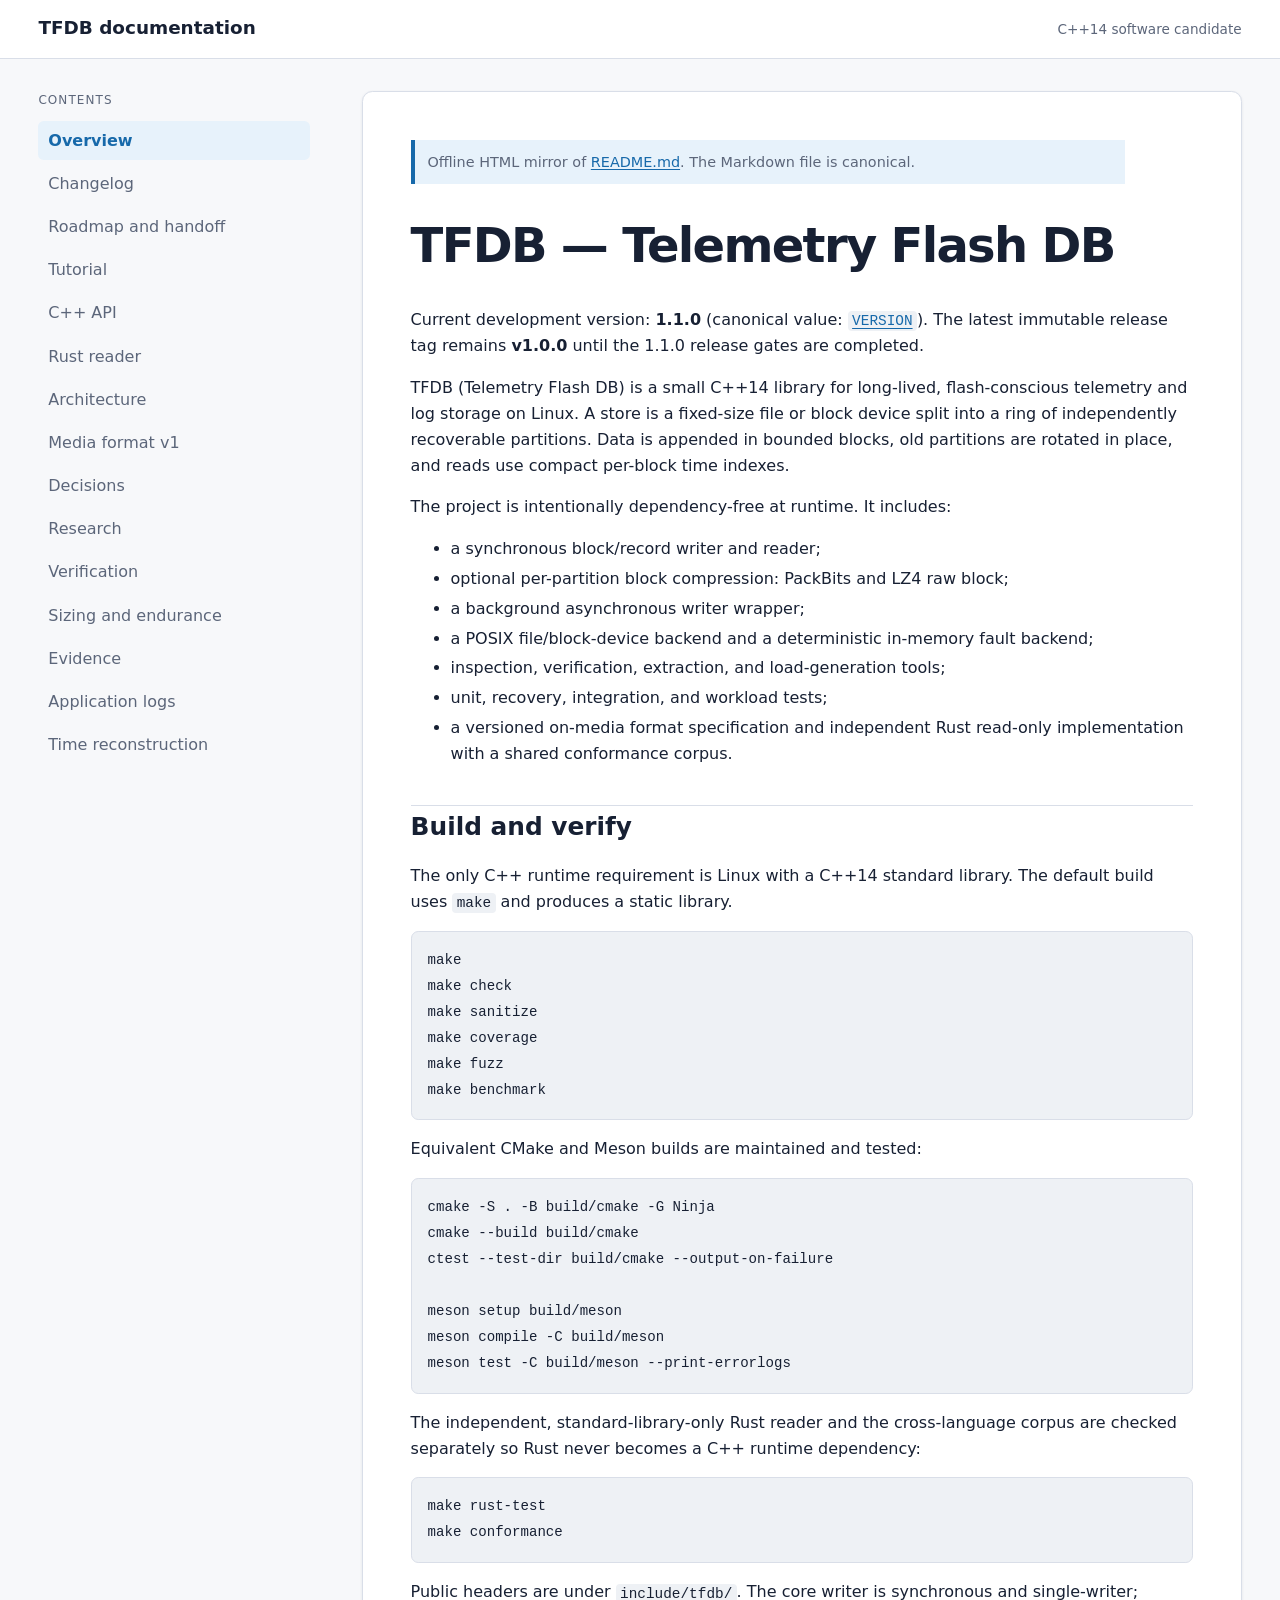
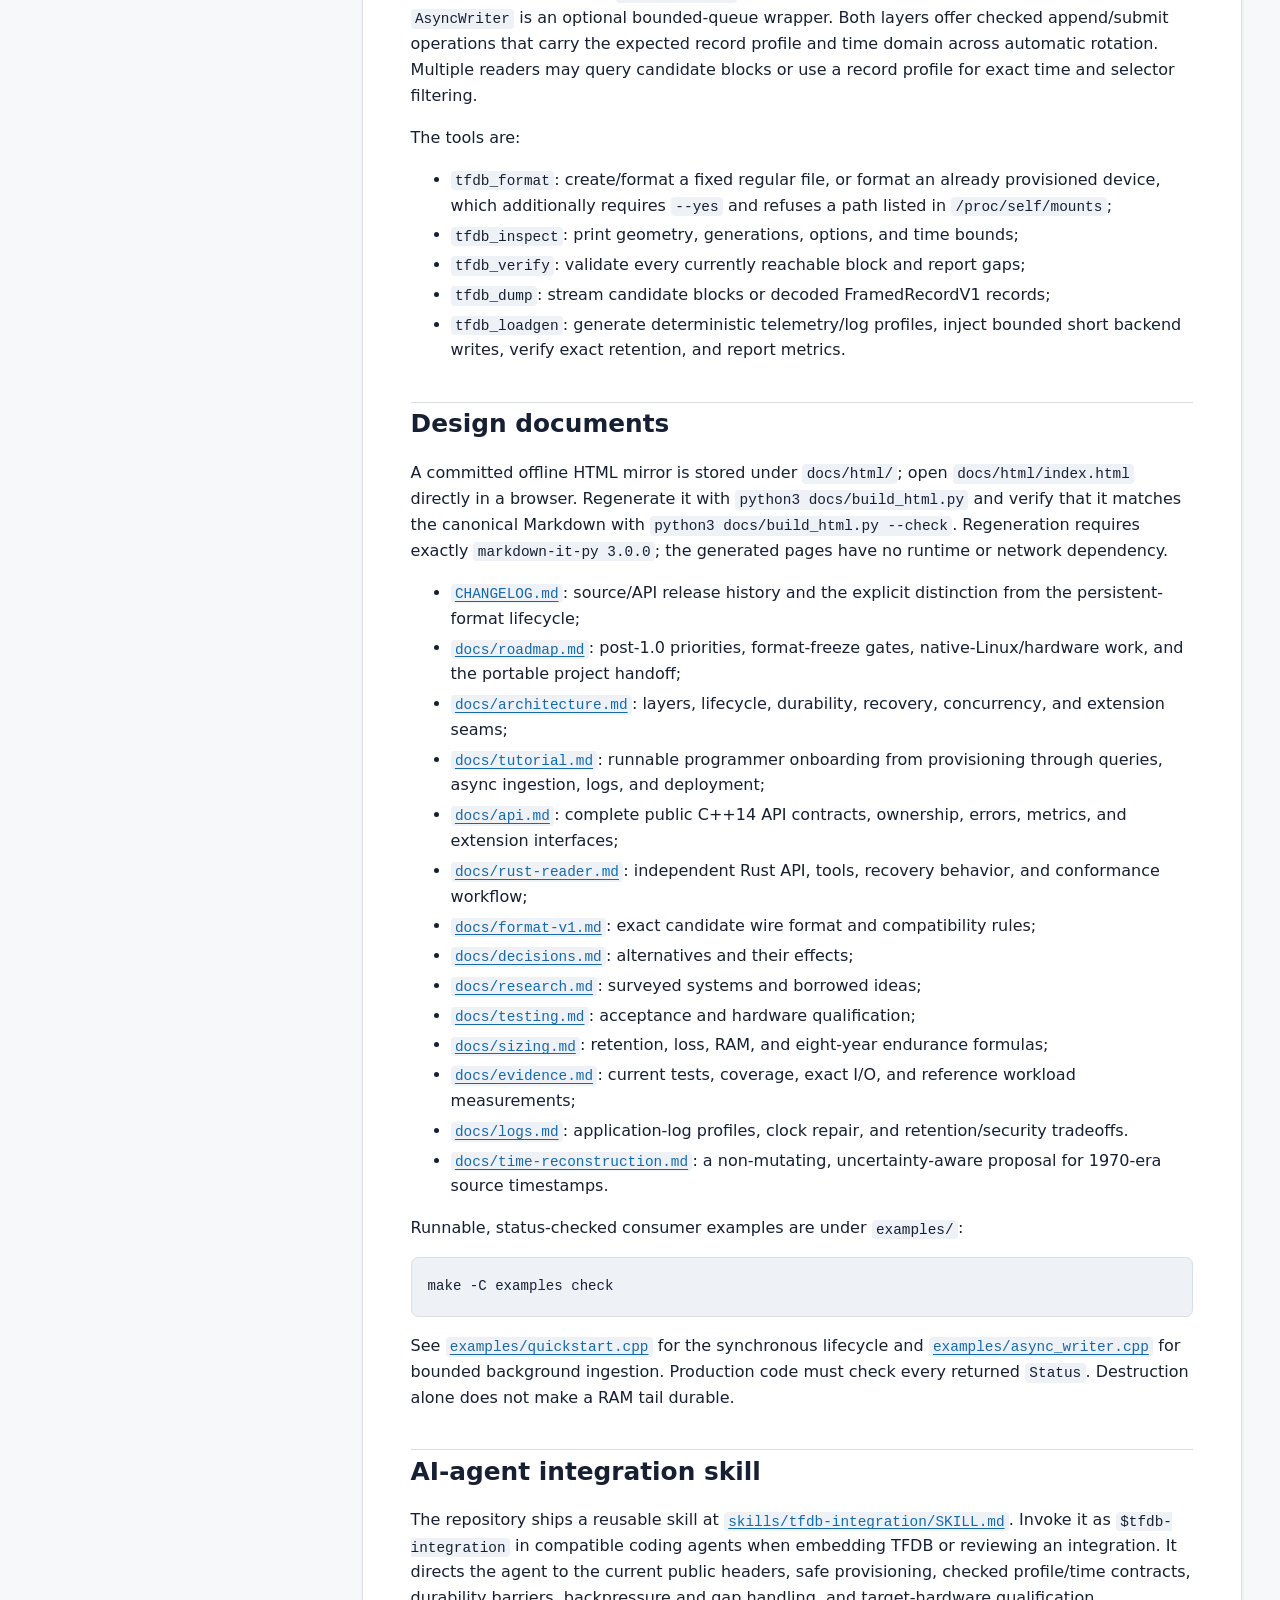
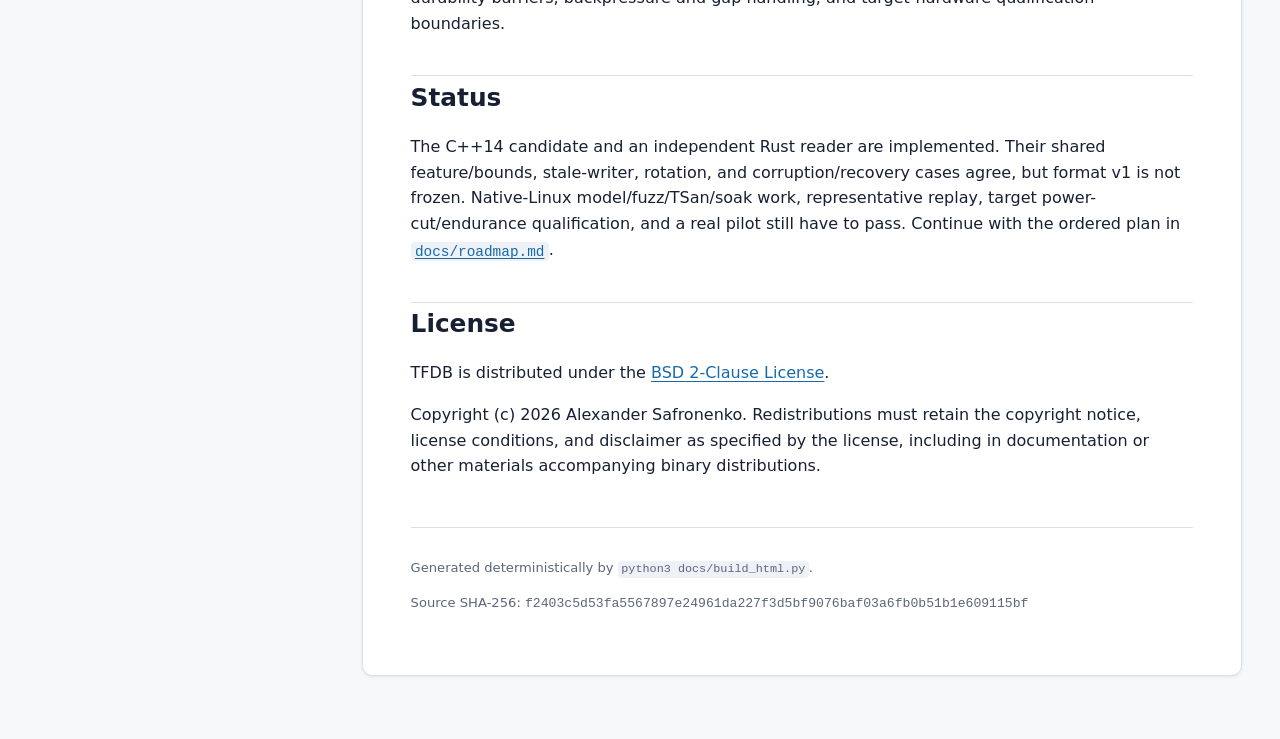
<file: docs/html/index.html>
<!doctype html>
<html lang="en">
<head>
  <meta charset="utf-8">
  <meta name="viewport" content="width=device-width, initial-scale=1">
  <meta name="tfdb-source-sha256" content="f2403c5d53fa5567897e24961da227f3d5bf9076baf03a6fb0b51b1e609115bf">
  <title>TFDB — Telemetry Flash DB — TFDB</title>
  <link rel="stylesheet" href="style.css">
</head>
<body>
  <a class="skip-link" href="#content">Skip to content</a>
  <header class="site-header">
    <a class="site-title" href="index.html">TFDB documentation</a>
    <span class="site-status">C++14 software candidate</span>
  </header>
  <div class="layout">
    <nav class="sidebar" aria-label="Documentation">
      <p class="sidebar-title">Contents</p>
      <ul>
        <li><a href="index.html" aria-current="page">Overview</a></li>
<li><a href="changelog.html">Changelog</a></li>
<li><a href="roadmap.html">Roadmap and handoff</a></li>
<li><a href="tutorial.html">Tutorial</a></li>
<li><a href="api.html">C++ API</a></li>
<li><a href="rust-reader.html">Rust reader</a></li>
<li><a href="architecture.html">Architecture</a></li>
<li><a href="format-v1.html">Media format v1</a></li>
<li><a href="decisions.html">Decisions</a></li>
<li><a href="research.html">Research</a></li>
<li><a href="testing.html">Verification</a></li>
<li><a href="sizing.html">Sizing and endurance</a></li>
<li><a href="evidence.html">Evidence</a></li>
<li><a href="logs.html">Application logs</a></li>
<li><a href="time-reconstruction.html">Time reconstruction</a></li>
      </ul>
    </nav>
    <main id="content">
      <p class="mirror-note">Offline HTML mirror of <a href="../../README.md">README.md</a>. The Markdown file is canonical.</p>
      <h1 id="tfdb-telemetry-flash-db">TFDB — Telemetry Flash DB</h1>
<p>Current development version: <strong>1.1.0</strong> (canonical value: <a href="../../VERSION"><code>VERSION</code></a>).
The latest immutable release tag remains <strong>v1.0.0</strong> until the 1.1.0 release
gates are completed.</p>
<p>TFDB (Telemetry Flash DB) is a small C++14 library for long-lived,
flash-conscious telemetry and log storage on Linux. A store is a fixed-size
file or block device split into a ring of independently recoverable partitions.
Data is appended in bounded blocks, old partitions are rotated in place, and
reads use compact per-block time indexes.</p>
<p>The project is intentionally dependency-free at runtime. It includes:</p>
<ul>
<li>a synchronous block/record writer and reader;</li>
<li>optional per-partition block compression: PackBits and LZ4 raw block;</li>
<li>a background asynchronous writer wrapper;</li>
<li>a POSIX file/block-device backend and a deterministic in-memory fault backend;</li>
<li>inspection, verification, extraction, and load-generation tools;</li>
<li>unit, recovery, integration, and workload tests;</li>
<li>a versioned on-media format specification and independent Rust read-only
implementation with a shared conformance corpus.</li>
</ul>
<h2 id="build-and-verify">Build and verify</h2>
<p>The only C++ runtime requirement is Linux with a C++14 standard library. The
default build uses <code>make</code> and produces a static library.</p>
<pre><code class="language-sh">make
make check
make sanitize
make coverage
make fuzz
make benchmark
</code></pre>
<p>Equivalent CMake and Meson builds are maintained and tested:</p>
<pre><code class="language-sh">cmake -S . -B build/cmake -G Ninja
cmake --build build/cmake
ctest --test-dir build/cmake --output-on-failure

meson setup build/meson
meson compile -C build/meson
meson test -C build/meson --print-errorlogs
</code></pre>
<p>The independent, standard-library-only Rust reader and the cross-language
corpus are checked separately so Rust never becomes a C++ runtime dependency:</p>
<pre><code class="language-sh">make rust-test
make conformance
</code></pre>
<p>Public headers are under <code>include/tfdb/</code>. The core writer is synchronous and
single-writer; <code>AsyncWriter</code> is an optional bounded-queue wrapper. Both layers
offer checked append/submit operations that carry the expected record profile
and time domain across automatic rotation. Multiple readers may query candidate
blocks or use a record profile for exact time and selector filtering.</p>
<p>The tools are:</p>
<ul>
<li><code>tfdb_format</code>: create/format a fixed regular file, or format an already
provisioned device, which additionally requires <code>--yes</code> and refuses a path
listed in <code>/proc/self/mounts</code>;</li>
<li><code>tfdb_inspect</code>: print geometry, generations, options, and time bounds;</li>
<li><code>tfdb_verify</code>: validate every currently reachable block and report gaps;</li>
<li><code>tfdb_dump</code>: stream candidate blocks or decoded FramedRecordV1 records;</li>
<li><code>tfdb_loadgen</code>: generate deterministic telemetry/log profiles, inject bounded
short backend writes, verify exact retention, and report metrics.</li>
</ul>
<h2 id="design-documents">Design documents</h2>
<p>A committed offline HTML mirror is stored under <code>docs/html/</code>; open
<code>docs/html/index.html</code> directly in a browser. Regenerate it with
<code>python3 docs/build_html.py</code> and verify that it matches the canonical Markdown
with <code>python3 docs/build_html.py --check</code>. Regeneration requires
exactly <code>markdown-it-py 3.0.0</code>; the generated pages have no runtime or network
dependency.</p>
<ul>
<li><a href="changelog.html"><code>CHANGELOG.md</code></a>: source/API release history and the explicit
distinction from the persistent-format lifecycle;</li>
<li><a href="roadmap.html"><code>docs/roadmap.md</code></a>: post-1.0 priorities, format-freeze
gates, native-Linux/hardware work, and the portable project handoff;</li>
<li><a href="architecture.html"><code>docs/architecture.md</code></a>: layers, lifecycle, durability,
recovery, concurrency, and extension seams;</li>
<li><a href="tutorial.html"><code>docs/tutorial.md</code></a>: runnable programmer onboarding from
provisioning through queries, async ingestion, logs, and deployment;</li>
<li><a href="api.html"><code>docs/api.md</code></a>: complete public C++14 API contracts, ownership,
errors, metrics, and extension interfaces;</li>
<li><a href="rust-reader.html"><code>docs/rust-reader.md</code></a>: independent Rust API, tools,
recovery behavior, and conformance workflow;</li>
<li><a href="format-v1.html"><code>docs/format-v1.md</code></a>: exact candidate wire format and
compatibility rules;</li>
<li><a href="decisions.html"><code>docs/decisions.md</code></a>: alternatives and their effects;</li>
<li><a href="research.html"><code>docs/research.md</code></a>: surveyed systems and borrowed ideas;</li>
<li><a href="testing.html"><code>docs/testing.md</code></a>: acceptance and hardware qualification;</li>
<li><a href="sizing.html"><code>docs/sizing.md</code></a>: retention, loss, RAM, and eight-year
endurance formulas;</li>
<li><a href="evidence.html"><code>docs/evidence.md</code></a>: current tests, coverage, exact I/O,
and reference workload measurements;</li>
<li><a href="logs.html"><code>docs/logs.md</code></a>: application-log profiles, clock repair, and
retention/security tradeoffs.</li>
<li><a href="time-reconstruction.html"><code>docs/time-reconstruction.md</code></a>: a non-mutating,
uncertainty-aware proposal for 1970-era source timestamps.</li>
</ul>
<p>Runnable, status-checked consumer examples are under <code>examples/</code>:</p>
<pre><code class="language-sh">make -C examples check
</code></pre>
<p>See <a href="../../examples/quickstart.cpp"><code>examples/quickstart.cpp</code></a> for the synchronous
lifecycle and <a href="../../examples/async_writer.cpp"><code>examples/async_writer.cpp</code></a> for
bounded background ingestion. Production code must check every returned
<code>Status</code>. Destruction alone does not make a RAM tail durable.</p>
<h2 id="ai-agent-integration-skill">AI-agent integration skill</h2>
<p>The repository ships a reusable skill at
<a href="../../skills/tfdb-integration/SKILL.md"><code>skills/tfdb-integration/SKILL.md</code></a>. Invoke
it as <code>$tfdb-integration</code> in compatible coding agents when embedding TFDB or
reviewing an integration. It directs the agent to the current public headers,
safe provisioning, checked profile/time contracts, durability barriers,
backpressure and gap handling, and target-hardware qualification boundaries.</p>
<h2 id="status">Status</h2>
<p>The C++14 candidate and an independent Rust reader are implemented. Their
shared feature/bounds, stale-writer, rotation, and corruption/recovery cases
agree, but format v1 is not frozen. Native-Linux model/fuzz/TSan/soak work,
representative replay, target power-cut/endurance qualification, and a real
pilot still have to pass. Continue with the ordered plan in
<a href="roadmap.html"><code>docs/roadmap.md</code></a>.</p>
<h2 id="license">License</h2>
<p>TFDB is distributed under the <a href="../../LICENSE">BSD 2-Clause License</a>.</p>
<p>Copyright (c) 2026 Alexander Safronenko. Redistributions must retain the
copyright notice, license conditions, and disclaimer as specified by the
license, including in documentation or other materials accompanying binary
distributions.</p>

      <footer class="page-footer">
        <p>Generated deterministically by <code>python3 docs/build_html.py</code>.</p>
        <p>Source SHA-256: <span class="source-hash">f2403c5d53fa5567897e24961da227f3d5bf9076baf03a6fb0b51b1e609115bf</span></p>
      </footer>
    </main>
  </div>
</body>
</html>
</file>
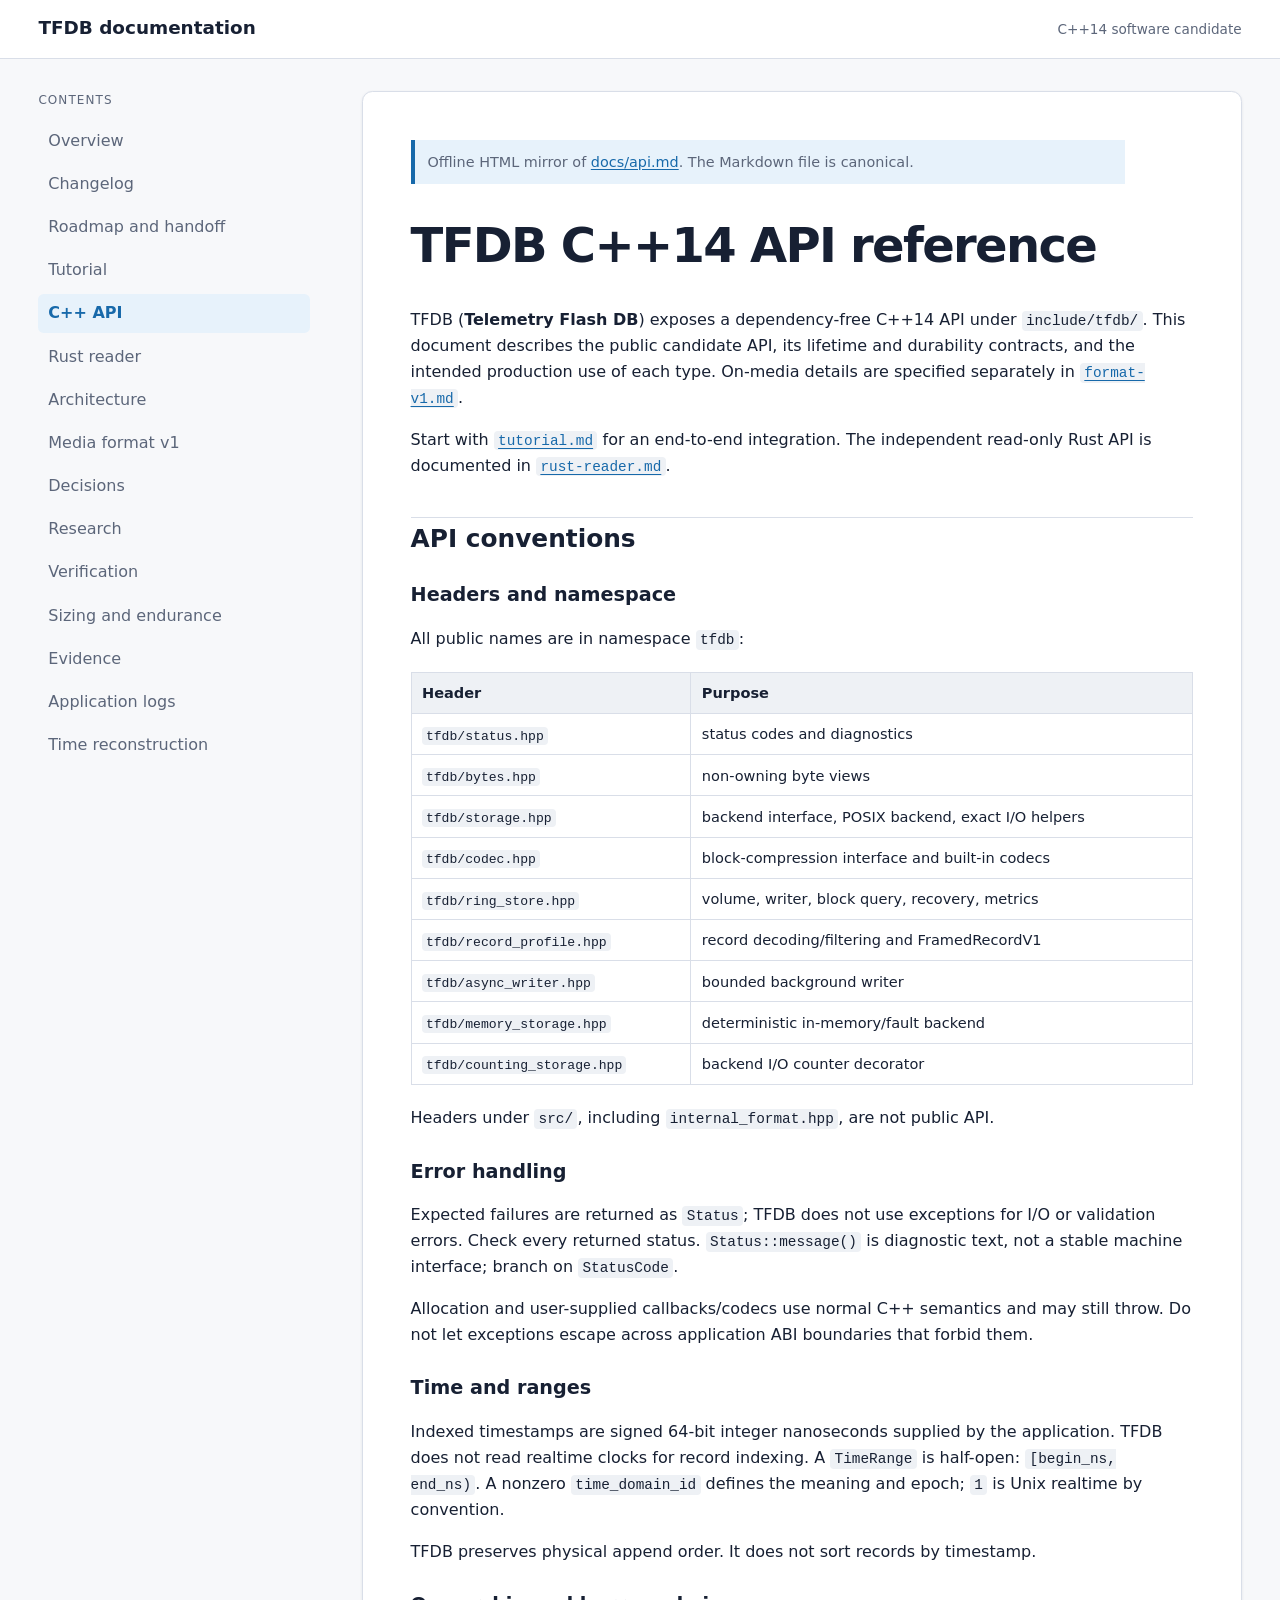
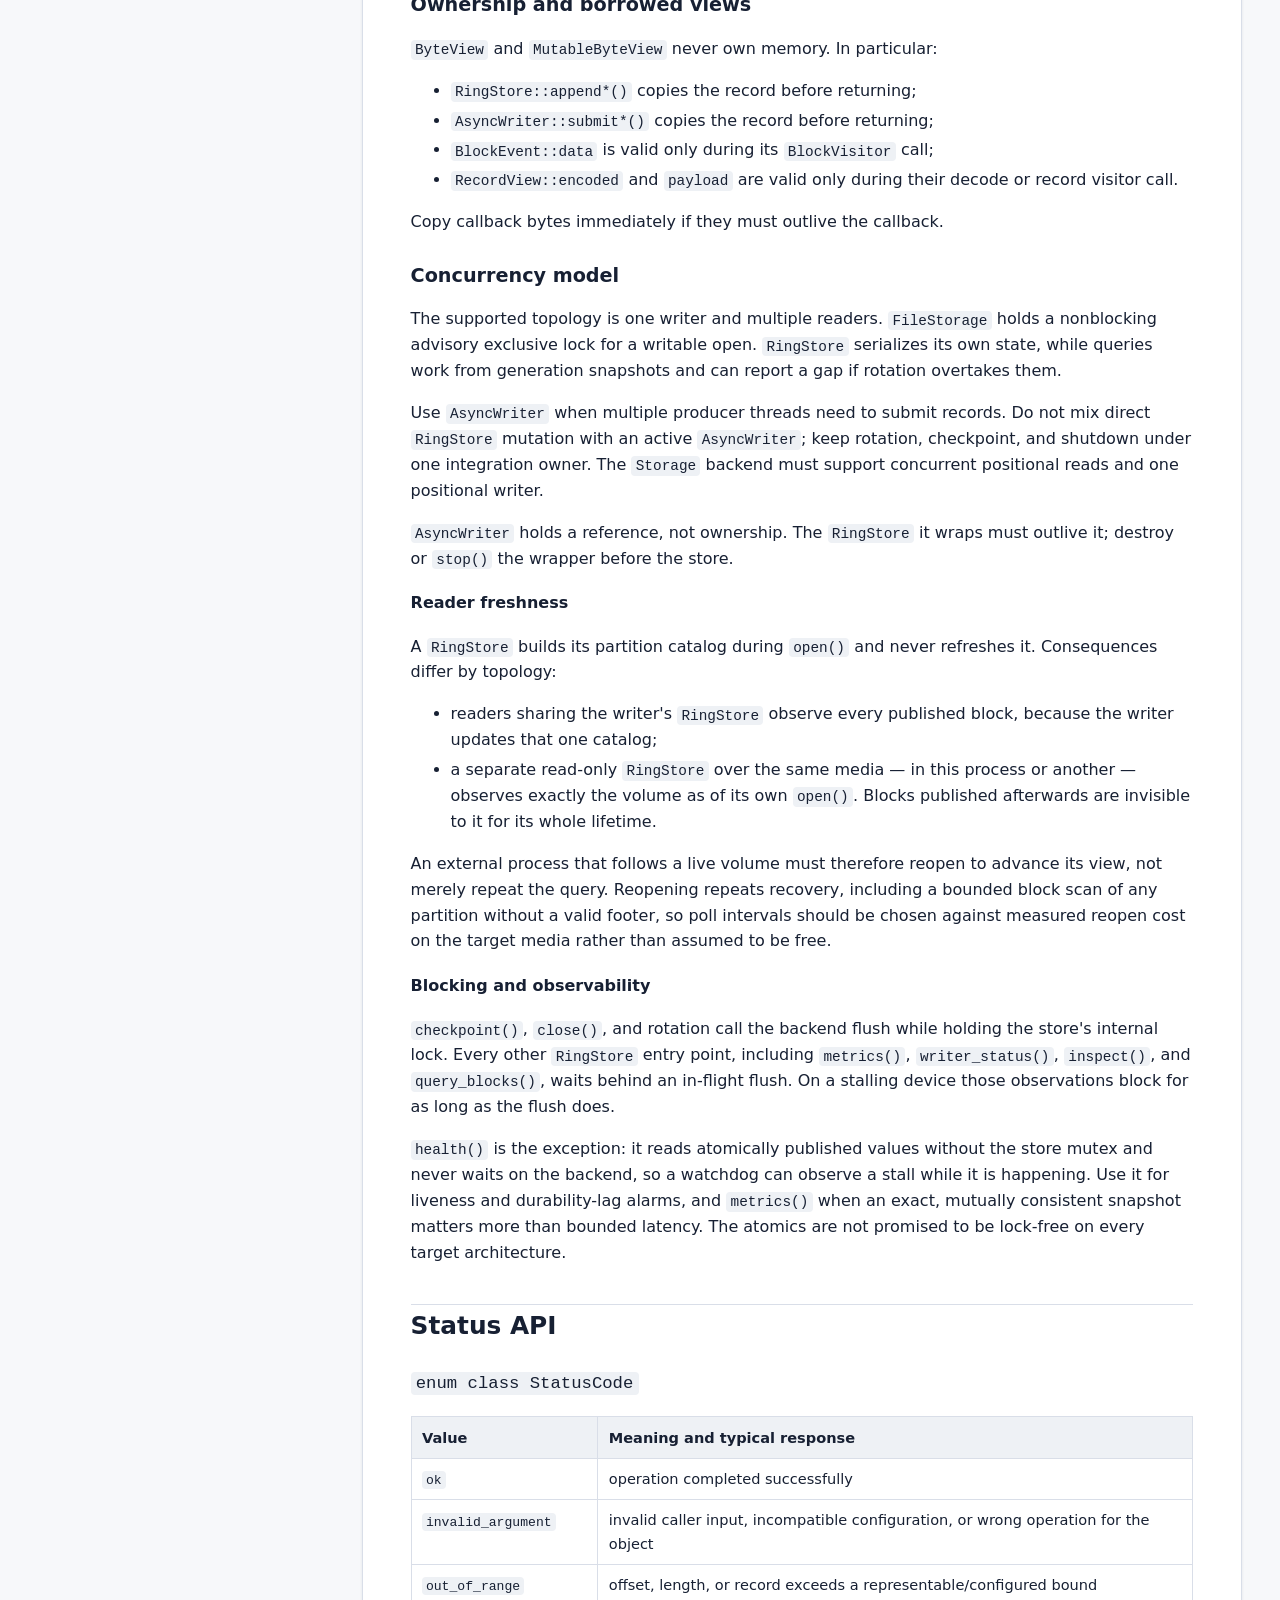
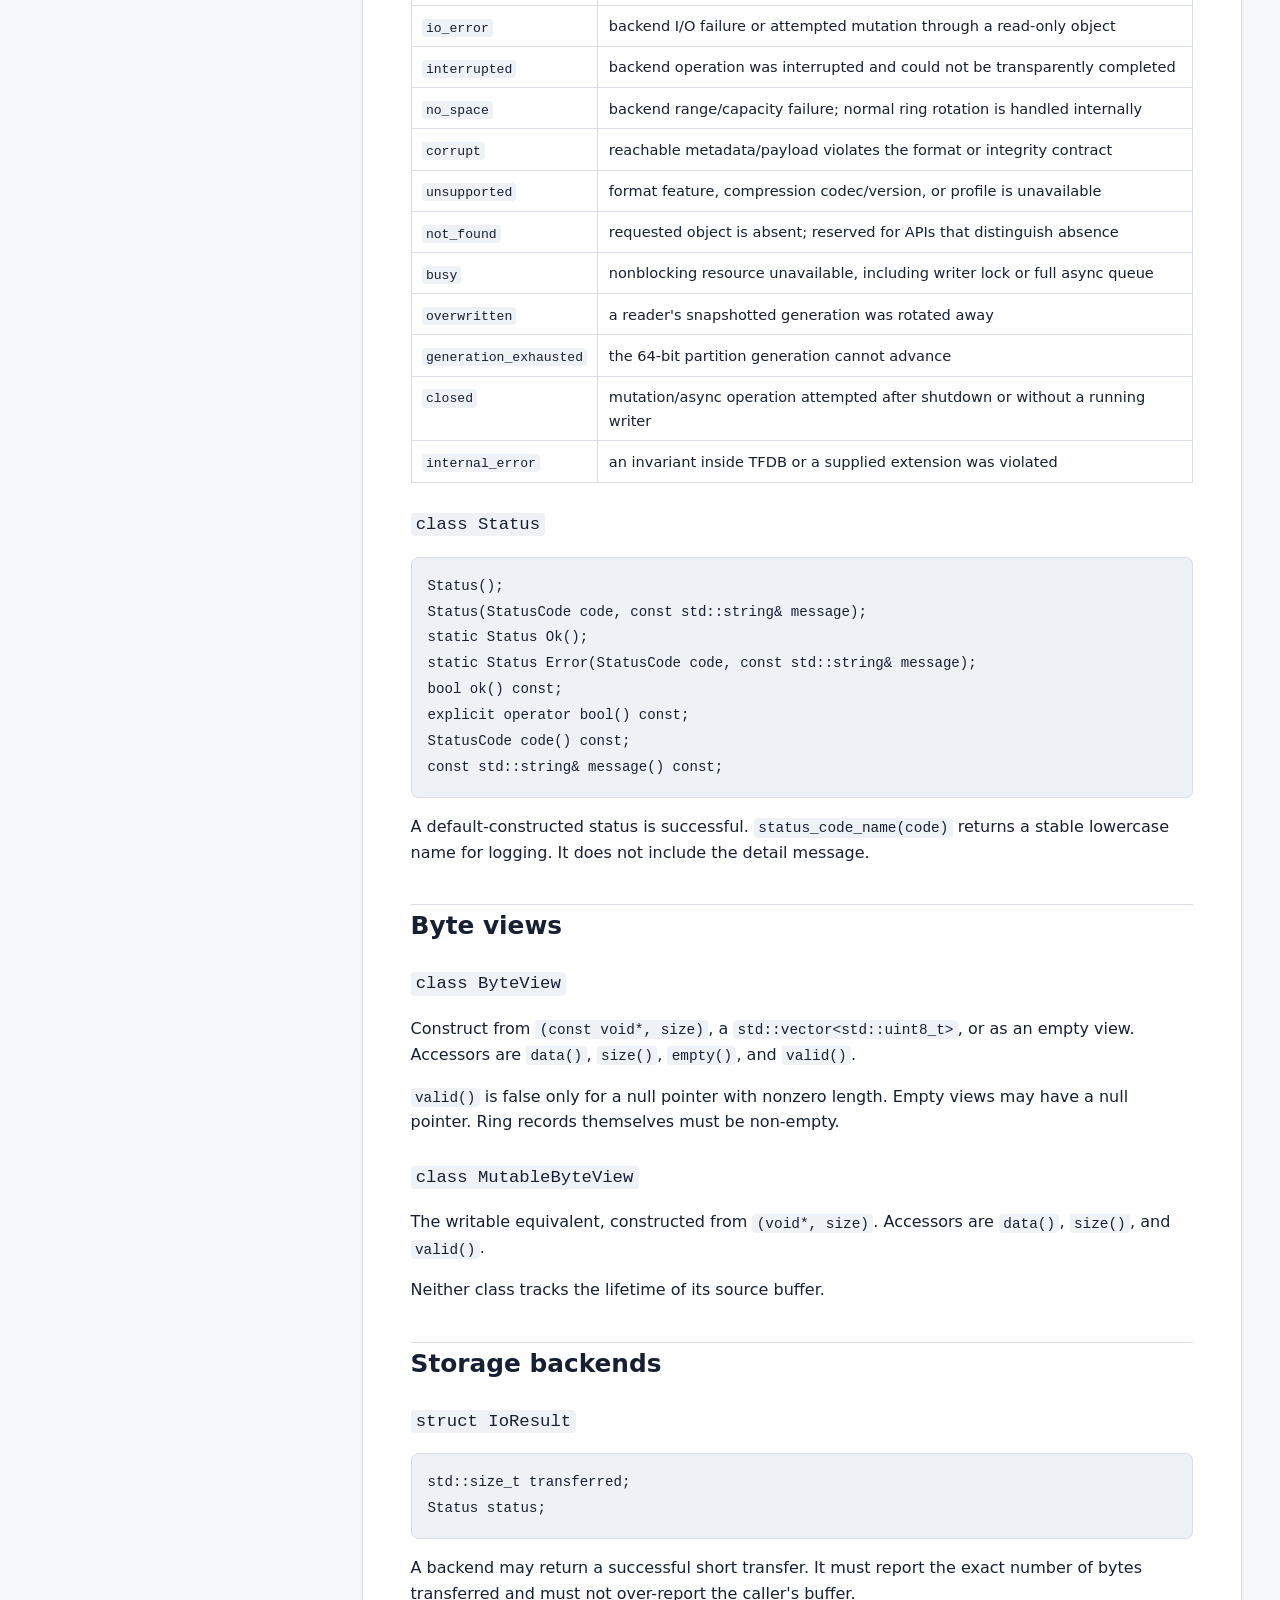
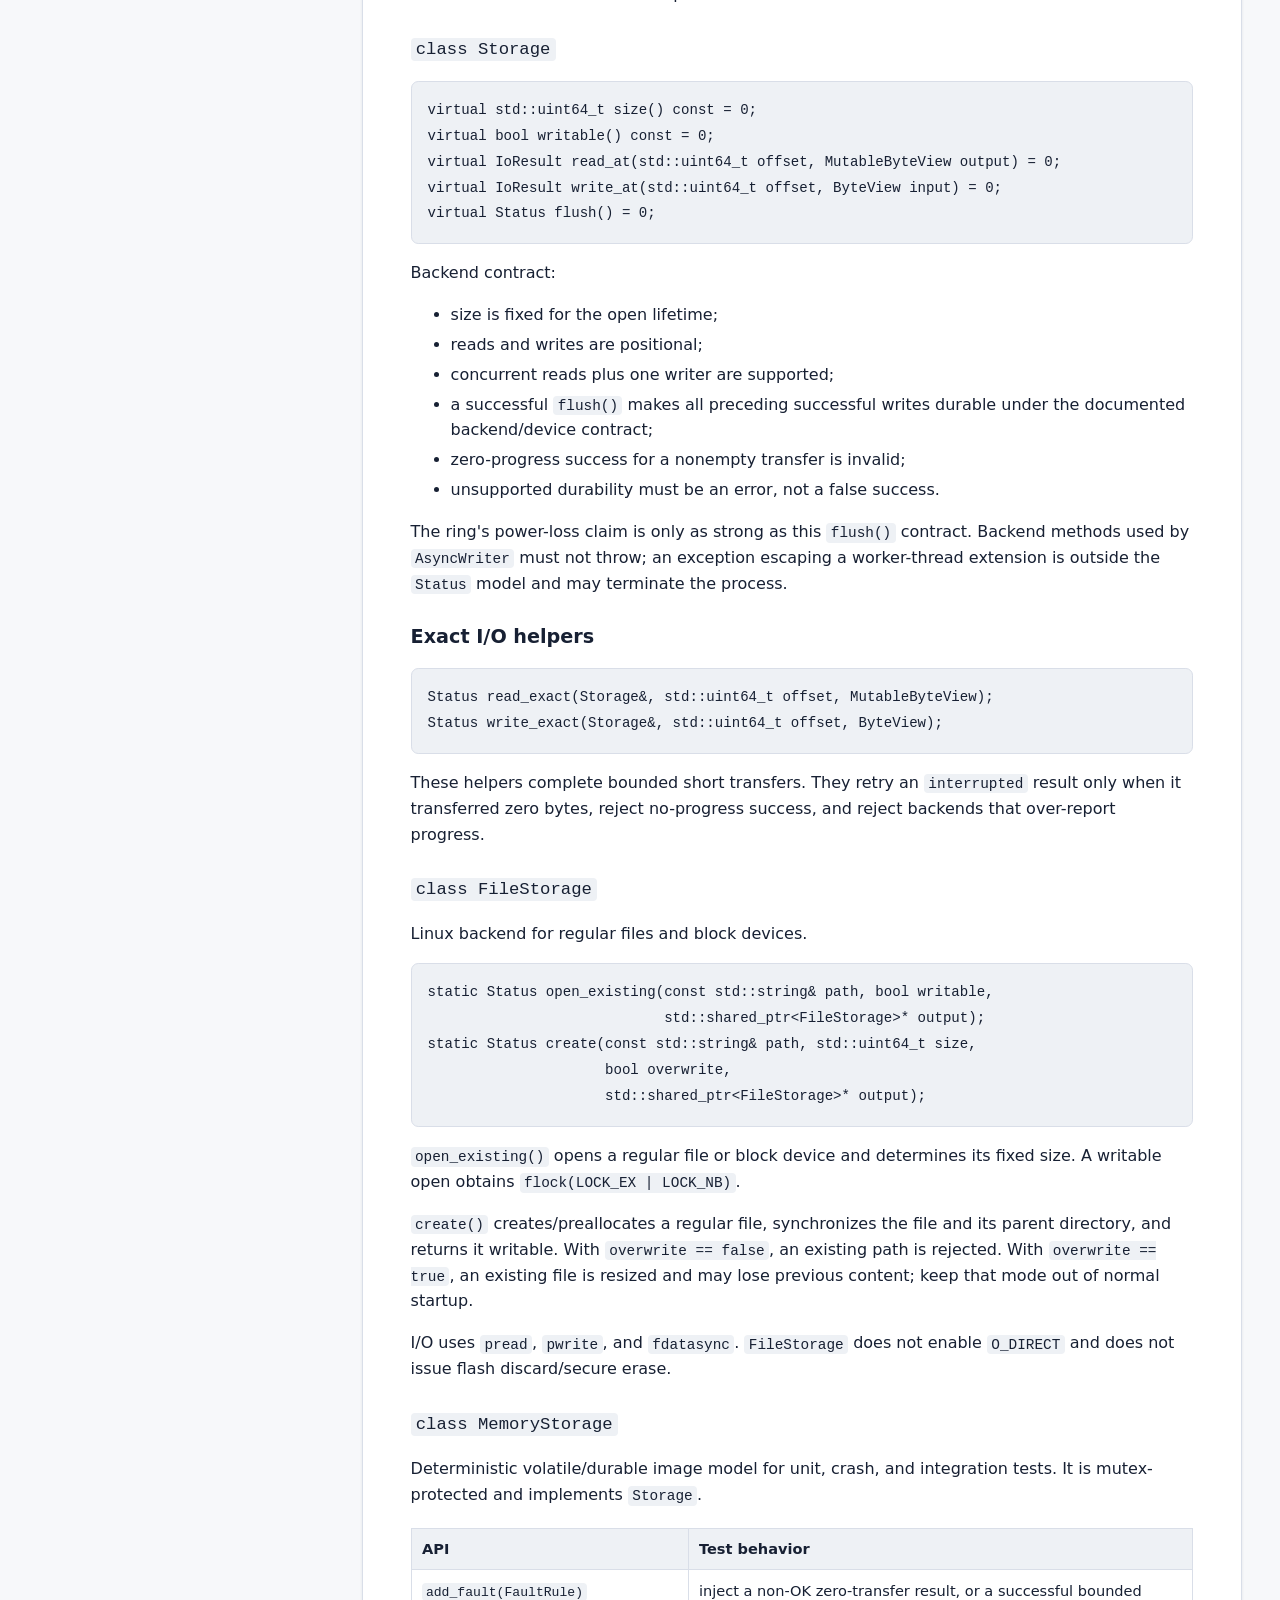
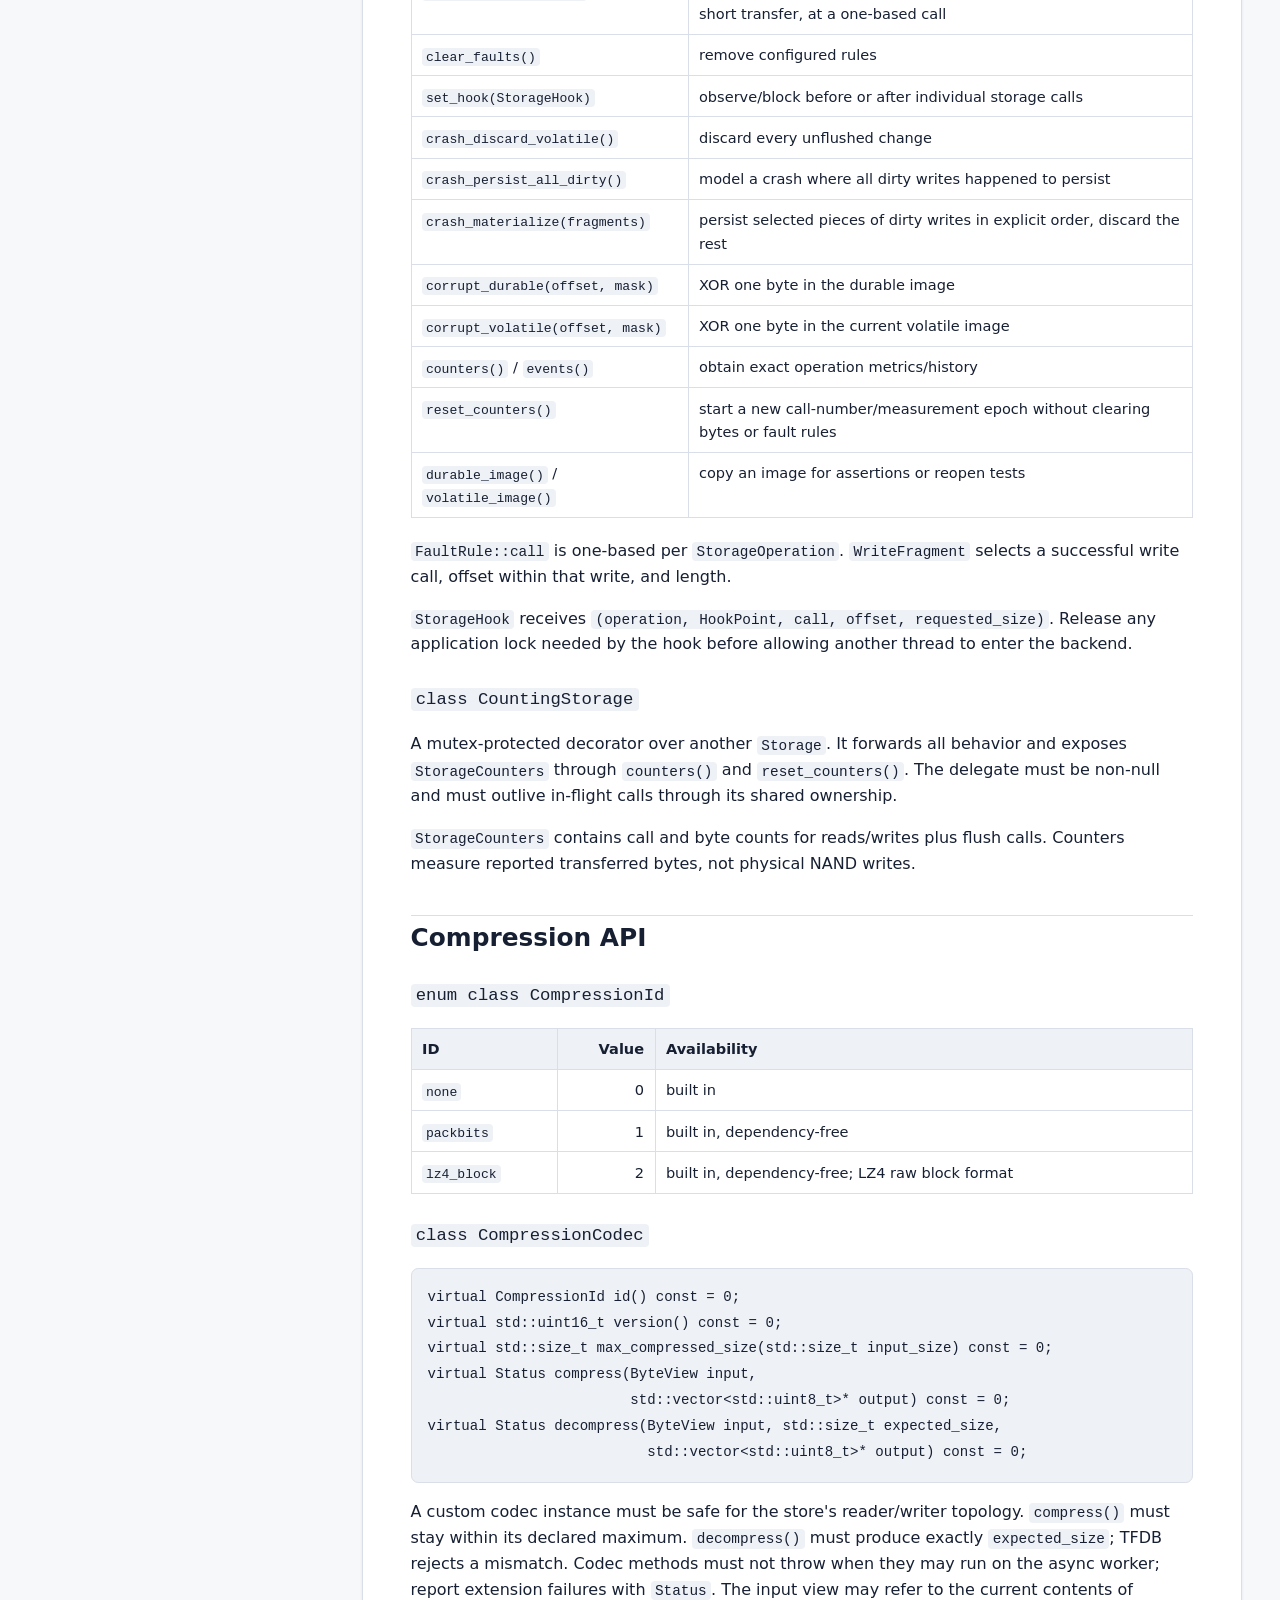
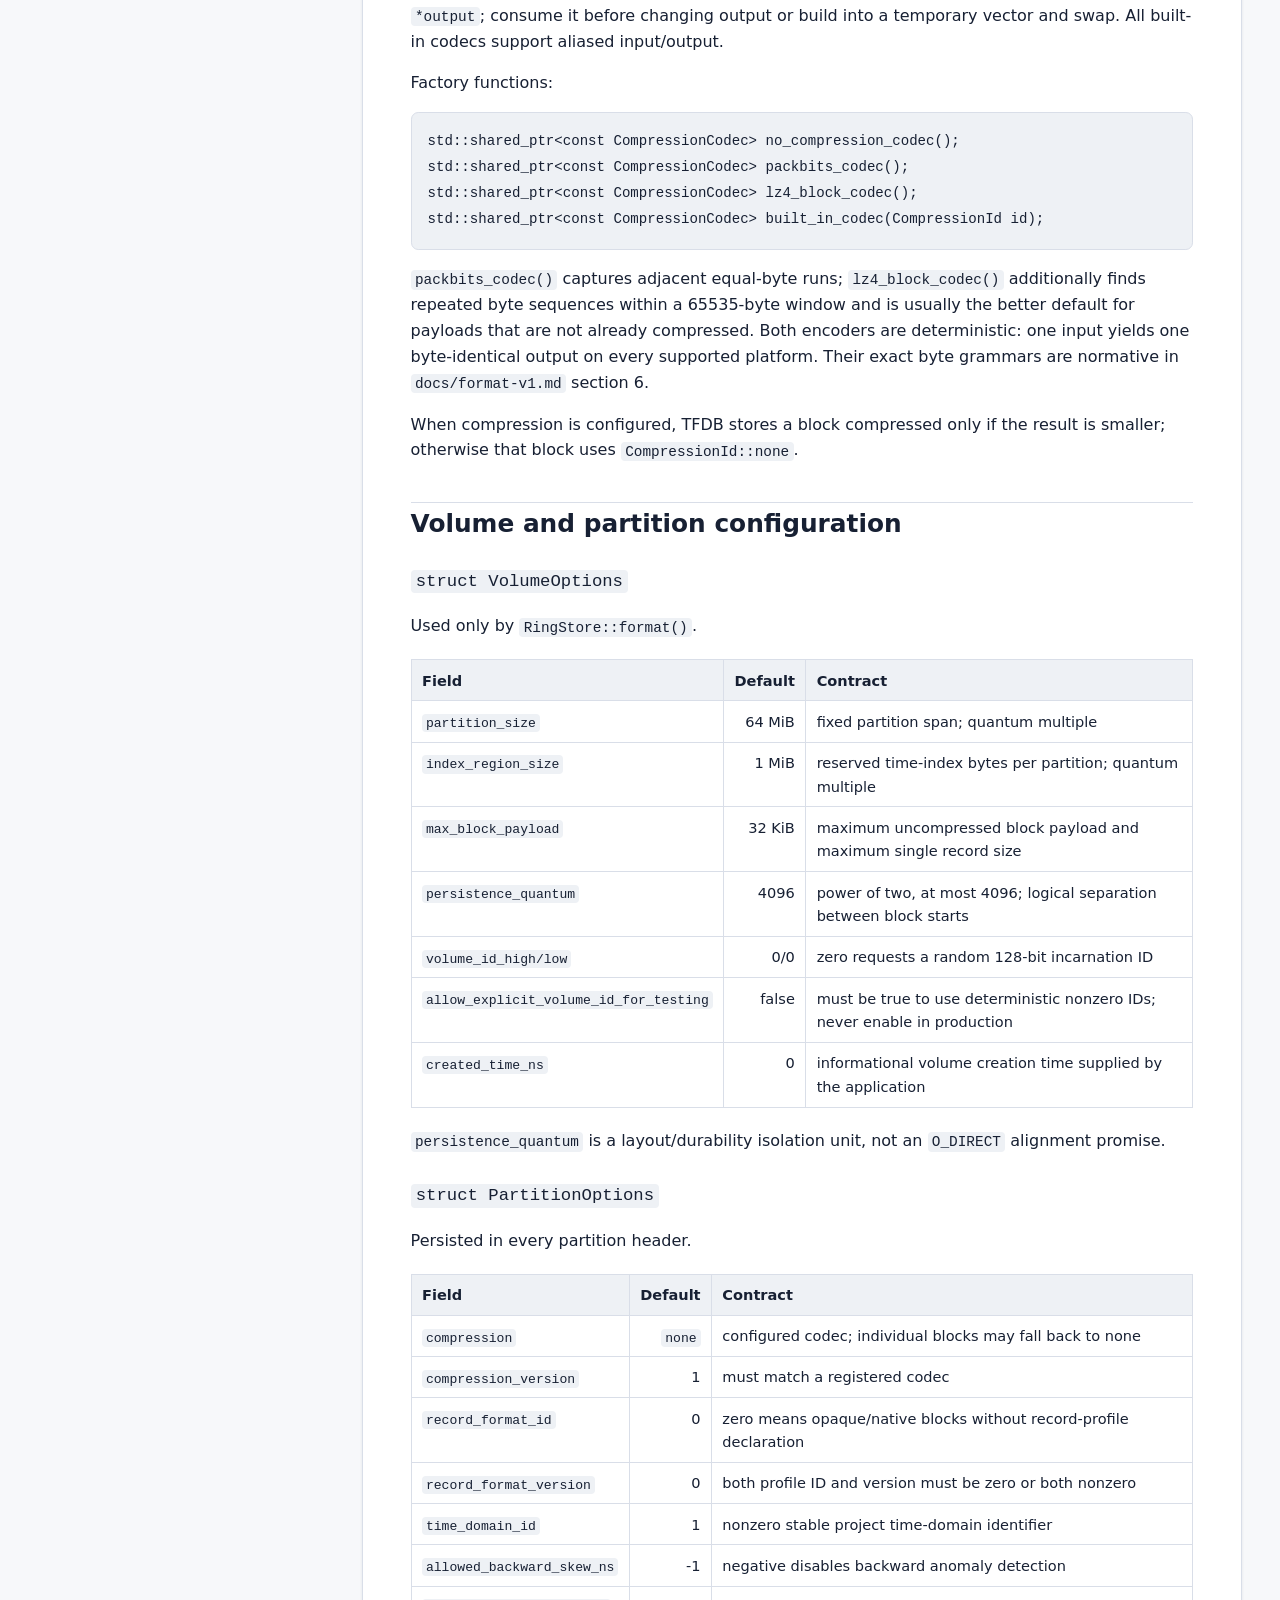
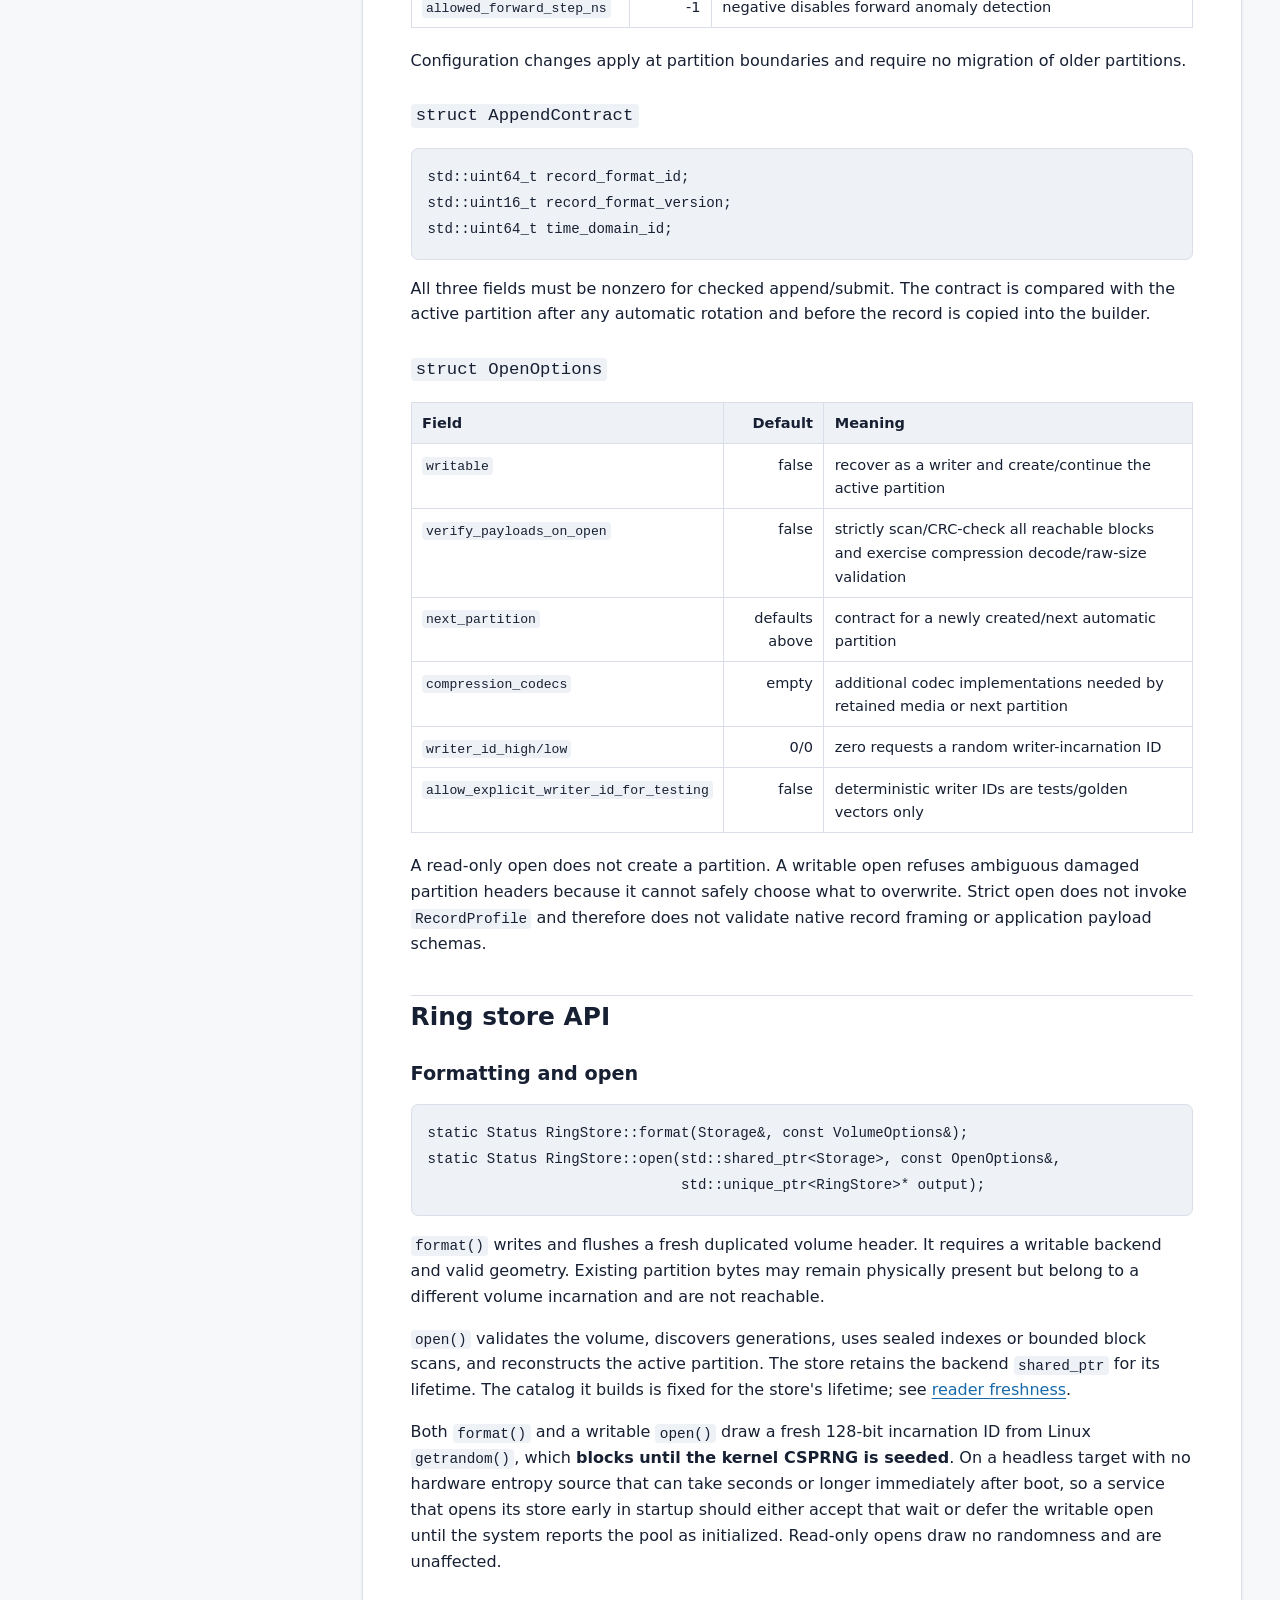
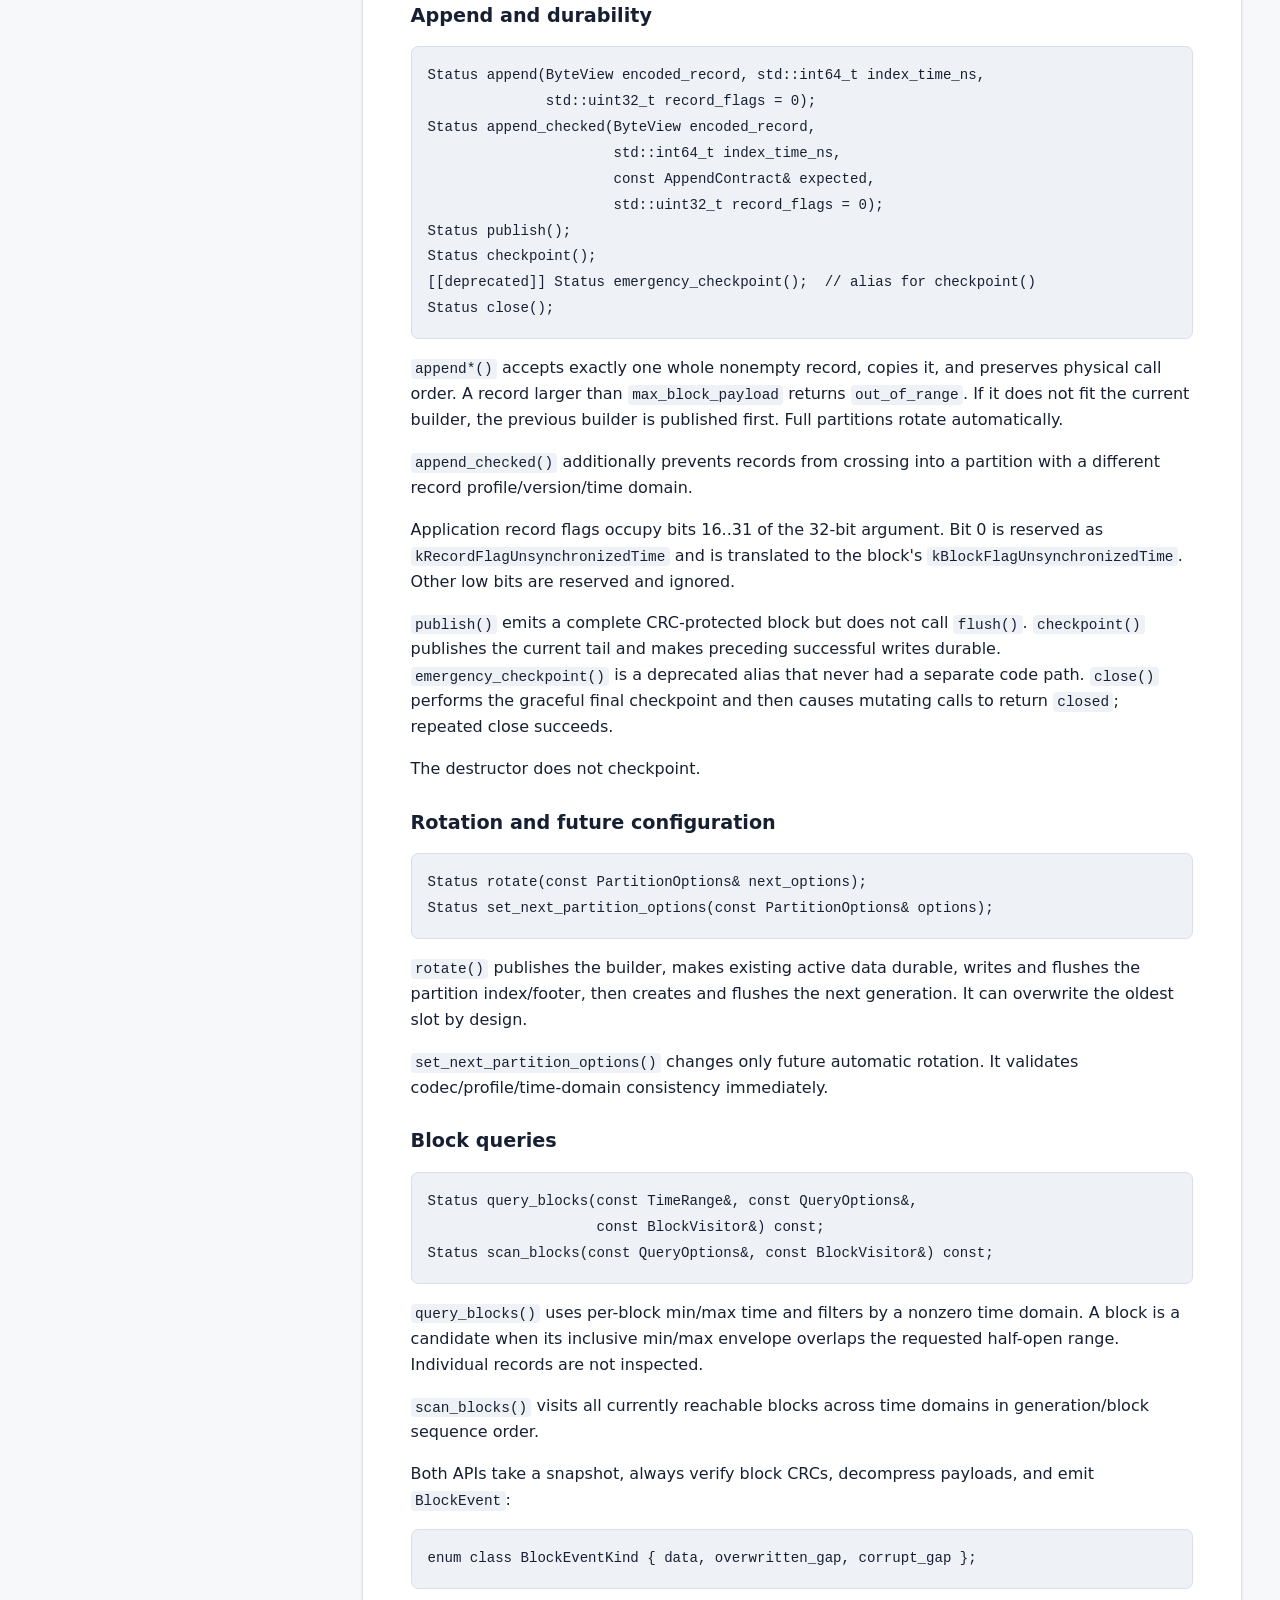
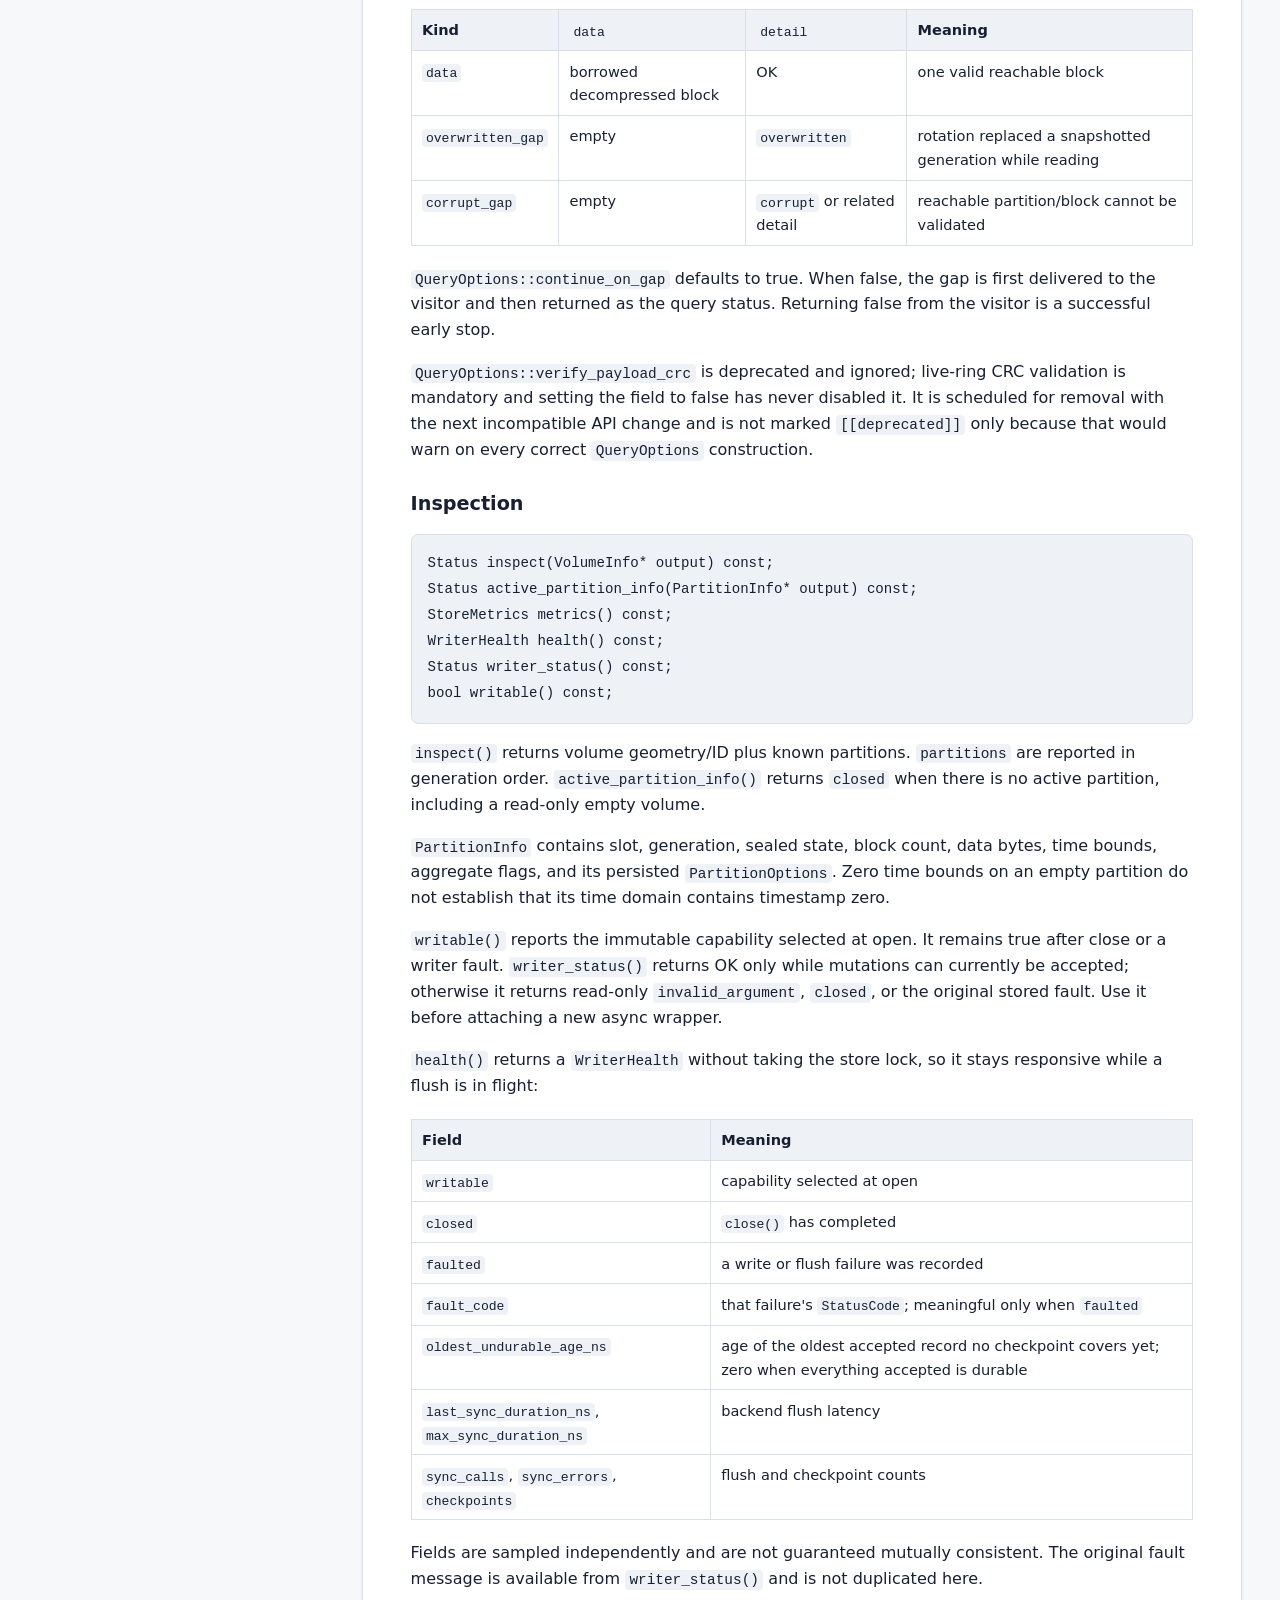
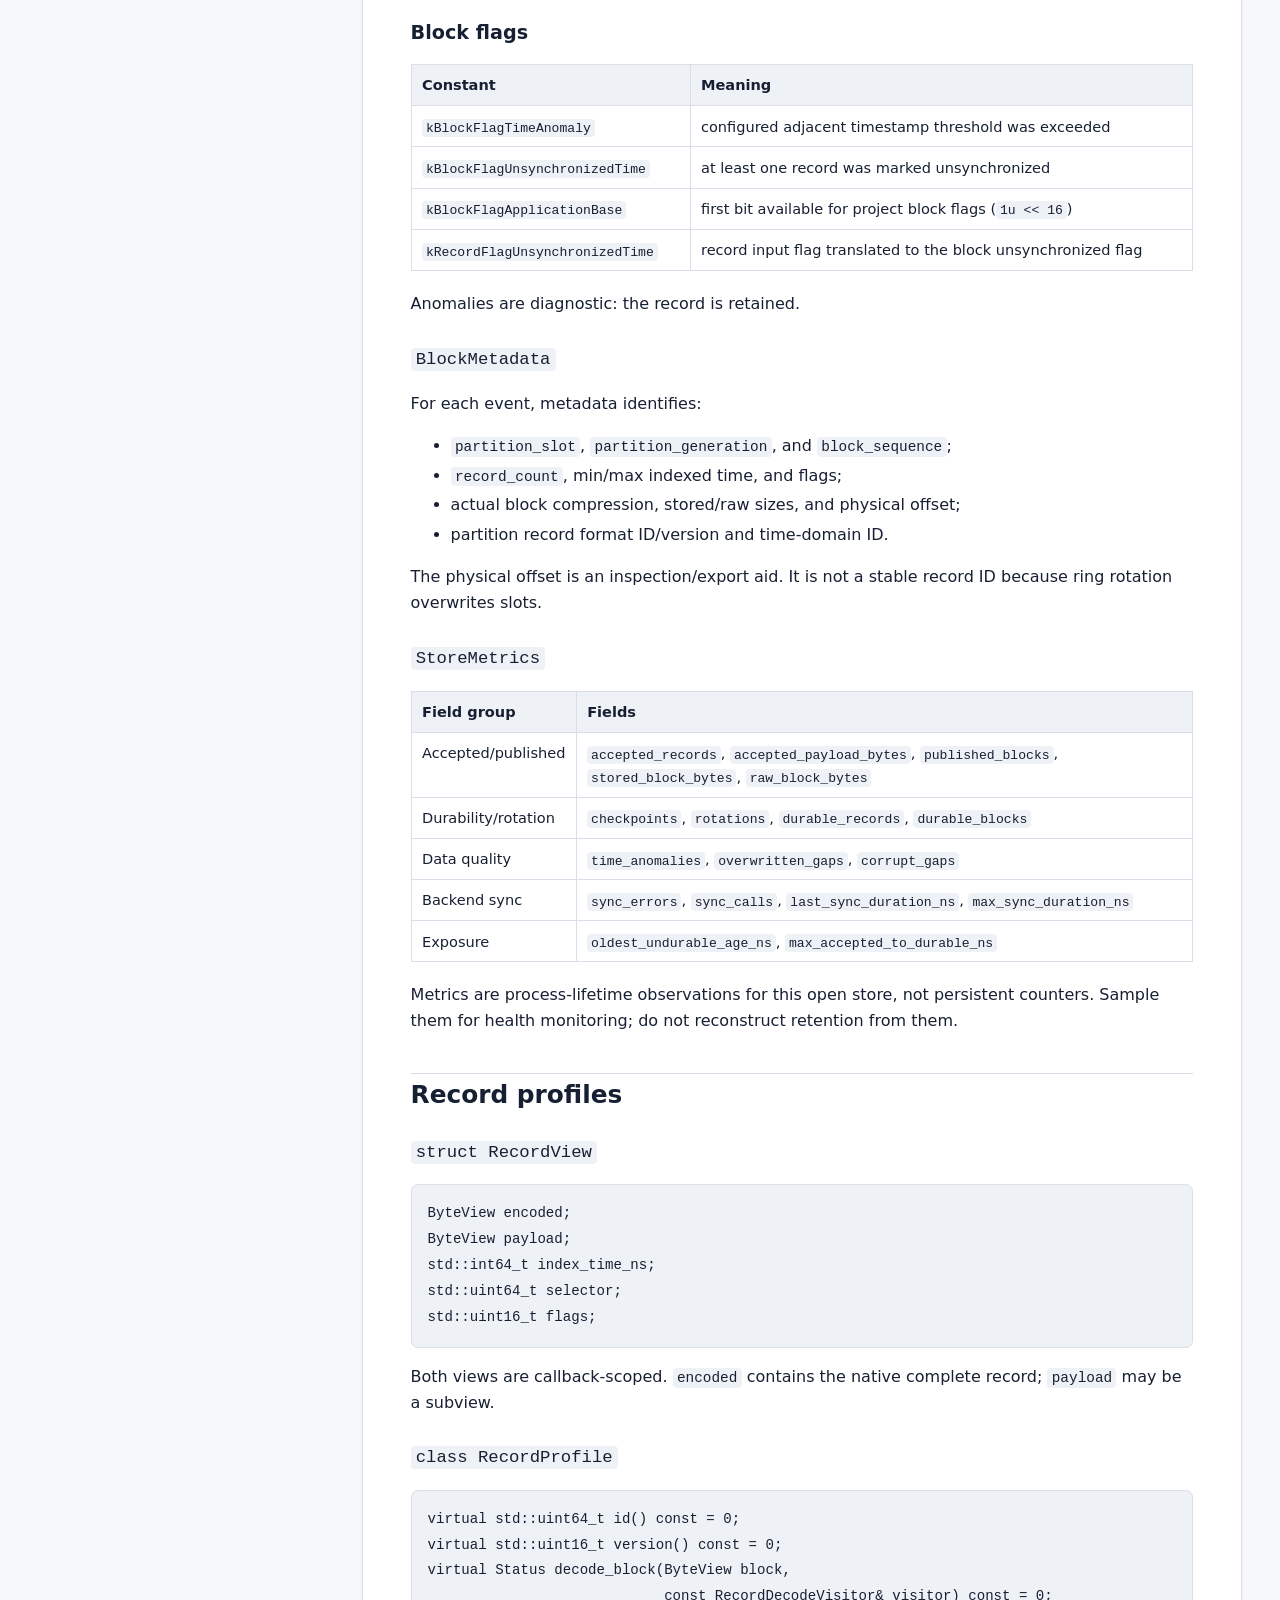
<file: docs/html/api.html>
<!doctype html>
<html lang="en">
<head>
  <meta charset="utf-8">
  <meta name="viewport" content="width=device-width, initial-scale=1">
  <meta name="tfdb-source-sha256" content="ec17c056a2641599cc75fa1dd0392ed29cfb156a0a0e044acb8d0a95d9826cf7">
  <title>TFDB C++14 API reference — TFDB</title>
  <link rel="stylesheet" href="style.css">
</head>
<body>
  <a class="skip-link" href="#content">Skip to content</a>
  <header class="site-header">
    <a class="site-title" href="index.html">TFDB documentation</a>
    <span class="site-status">C++14 software candidate</span>
  </header>
  <div class="layout">
    <nav class="sidebar" aria-label="Documentation">
      <p class="sidebar-title">Contents</p>
      <ul>
        <li><a href="index.html">Overview</a></li>
<li><a href="changelog.html">Changelog</a></li>
<li><a href="roadmap.html">Roadmap and handoff</a></li>
<li><a href="tutorial.html">Tutorial</a></li>
<li><a href="api.html" aria-current="page">C++ API</a></li>
<li><a href="rust-reader.html">Rust reader</a></li>
<li><a href="architecture.html">Architecture</a></li>
<li><a href="format-v1.html">Media format v1</a></li>
<li><a href="decisions.html">Decisions</a></li>
<li><a href="research.html">Research</a></li>
<li><a href="testing.html">Verification</a></li>
<li><a href="sizing.html">Sizing and endurance</a></li>
<li><a href="evidence.html">Evidence</a></li>
<li><a href="logs.html">Application logs</a></li>
<li><a href="time-reconstruction.html">Time reconstruction</a></li>
      </ul>
    </nav>
    <main id="content">
      <p class="mirror-note">Offline HTML mirror of <a href="../api.md">docs/api.md</a>. The Markdown file is canonical.</p>
      <h1 id="tfdb-c-14-api-reference">TFDB C++14 API reference</h1>
<p>TFDB (<strong>Telemetry Flash DB</strong>) exposes a dependency-free C++14 API under
<code>include/tfdb/</code>. This document describes the public candidate API, its
lifetime and durability contracts, and the intended production use of each
type. On-media details are specified separately in <a href="format-v1.html"><code>format-v1.md</code></a>.</p>
<p>Start with <a href="tutorial.html"><code>tutorial.md</code></a> for an end-to-end integration.
The independent read-only Rust API is documented in
<a href="rust-reader.html"><code>rust-reader.md</code></a>.</p>
<h2 id="api-conventions">API conventions</h2>
<h3 id="headers-and-namespace">Headers and namespace</h3>
<p>All public names are in namespace <code>tfdb</code>:</p>
<div class="table-wrap"><table class="data-table">
<thead>
<tr>
<th scope="col">Header</th>
<th scope="col">Purpose</th>
</tr>
</thead>
<tbody>
<tr>
<td><code>tfdb/status.hpp</code></td>
<td>status codes and diagnostics</td>
</tr>
<tr>
<td><code>tfdb/bytes.hpp</code></td>
<td>non-owning byte views</td>
</tr>
<tr>
<td><code>tfdb/storage.hpp</code></td>
<td>backend interface, POSIX backend, exact I/O helpers</td>
</tr>
<tr>
<td><code>tfdb/codec.hpp</code></td>
<td>block-compression interface and built-in codecs</td>
</tr>
<tr>
<td><code>tfdb/ring_store.hpp</code></td>
<td>volume, writer, block query, recovery, metrics</td>
</tr>
<tr>
<td><code>tfdb/record_profile.hpp</code></td>
<td>record decoding/filtering and FramedRecordV1</td>
</tr>
<tr>
<td><code>tfdb/async_writer.hpp</code></td>
<td>bounded background writer</td>
</tr>
<tr>
<td><code>tfdb/memory_storage.hpp</code></td>
<td>deterministic in-memory/fault backend</td>
</tr>
<tr>
<td><code>tfdb/counting_storage.hpp</code></td>
<td>backend I/O counter decorator</td>
</tr>
</tbody>
</table></div>
<p>Headers under <code>src/</code>, including <code>internal_format.hpp</code>, are not public API.</p>
<h3 id="error-handling">Error handling</h3>
<p>Expected failures are returned as <code>Status</code>; TFDB does not use exceptions for
I/O or validation errors. Check every returned status. <code>Status::message()</code> is
diagnostic text, not a stable machine interface; branch on <code>StatusCode</code>.</p>
<p>Allocation and user-supplied callbacks/codecs use normal C++ semantics and may
still throw. Do not let exceptions escape across application ABI boundaries
that forbid them.</p>
<h3 id="time-and-ranges">Time and ranges</h3>
<p>Indexed timestamps are signed 64-bit integer nanoseconds supplied by the
application. TFDB does not read realtime clocks for record indexing. A
<code>TimeRange</code> is half-open: <code>[begin_ns, end_ns)</code>. A nonzero <code>time_domain_id</code>
defines the meaning and epoch; <code>1</code> is Unix realtime by convention.</p>
<p>TFDB preserves physical append order. It does not sort records by timestamp.</p>
<h3 id="ownership-and-borrowed-views">Ownership and borrowed views</h3>
<p><code>ByteView</code> and <code>MutableByteView</code> never own memory. In particular:</p>
<ul>
<li><code>RingStore::append*()</code> copies the record before returning;</li>
<li><code>AsyncWriter::submit*()</code> copies the record before returning;</li>
<li><code>BlockEvent::data</code> is valid only during its <code>BlockVisitor</code> call;</li>
<li><code>RecordView::encoded</code> and <code>payload</code> are valid only during their decode or
record visitor call.</li>
</ul>
<p>Copy callback bytes immediately if they must outlive the callback.</p>
<h3 id="concurrency-model">Concurrency model</h3>
<p>The supported topology is one writer and multiple readers. <code>FileStorage</code>
holds a nonblocking advisory exclusive lock for a writable open. <code>RingStore</code>
serializes its own state, while queries work from generation snapshots and can
report a gap if rotation overtakes them.</p>
<p>Use <code>AsyncWriter</code> when multiple producer threads need to submit records. Do not
mix direct <code>RingStore</code> mutation with an active <code>AsyncWriter</code>; keep rotation,
checkpoint, and shutdown under one integration owner. The <code>Storage</code> backend
must support concurrent positional reads and one positional writer.</p>
<p><code>AsyncWriter</code> holds a reference, not ownership. The <code>RingStore</code> it wraps must
outlive it; destroy or <code>stop()</code> the wrapper before the store.</p>
<h4 id="reader-freshness">Reader freshness</h4>
<p>A <code>RingStore</code> builds its partition catalog during <code>open()</code> and never refreshes
it. Consequences differ by topology:</p>
<ul>
<li>readers sharing the writer's <code>RingStore</code> observe every published block,
because the writer updates that one catalog;</li>
<li>a separate read-only <code>RingStore</code> over the same media — in this process or
another — observes exactly the volume as of its own <code>open()</code>. Blocks
published afterwards are invisible to it for its whole lifetime.</li>
</ul>
<p>An external process that follows a live volume must therefore reopen to advance
its view, not merely repeat the query. Reopening repeats recovery, including a
bounded block scan of any partition without a valid footer, so poll intervals
should be chosen against measured reopen cost on the target media rather than
assumed to be free.</p>
<h4 id="blocking-and-observability">Blocking and observability</h4>
<p><code>checkpoint()</code>, <code>close()</code>, and rotation call the backend flush while holding the
store's internal lock. Every other <code>RingStore</code> entry point, including
<code>metrics()</code>, <code>writer_status()</code>, <code>inspect()</code>, and <code>query_blocks()</code>, waits behind
an in-flight flush. On a stalling device those observations block for as long
as the flush does.</p>
<p><code>health()</code> is the exception: it reads atomically published values without the
store mutex and never waits on the backend, so a watchdog can observe a stall
while it is happening. Use it for liveness and durability-lag alarms, and
<code>metrics()</code> when an exact, mutually consistent snapshot matters more than
bounded latency. The atomics are not promised to be lock-free on every target
architecture.</p>
<h2 id="status-api">Status API</h2>
<h3 id="enum-class-statuscode"><code>enum class StatusCode</code></h3>
<div class="table-wrap"><table class="data-table">
<thead>
<tr>
<th scope="col">Value</th>
<th scope="col">Meaning and typical response</th>
</tr>
</thead>
<tbody>
<tr>
<td><code>ok</code></td>
<td>operation completed successfully</td>
</tr>
<tr>
<td><code>invalid_argument</code></td>
<td>invalid caller input, incompatible configuration, or wrong operation for the object</td>
</tr>
<tr>
<td><code>out_of_range</code></td>
<td>offset, length, or record exceeds a representable/configured bound</td>
</tr>
<tr>
<td><code>io_error</code></td>
<td>backend I/O failure or attempted mutation through a read-only object</td>
</tr>
<tr>
<td><code>interrupted</code></td>
<td>backend operation was interrupted and could not be transparently completed</td>
</tr>
<tr>
<td><code>no_space</code></td>
<td>backend range/capacity failure; normal ring rotation is handled internally</td>
</tr>
<tr>
<td><code>corrupt</code></td>
<td>reachable metadata/payload violates the format or integrity contract</td>
</tr>
<tr>
<td><code>unsupported</code></td>
<td>format feature, compression codec/version, or profile is unavailable</td>
</tr>
<tr>
<td><code>not_found</code></td>
<td>requested object is absent; reserved for APIs that distinguish absence</td>
</tr>
<tr>
<td><code>busy</code></td>
<td>nonblocking resource unavailable, including writer lock or full async queue</td>
</tr>
<tr>
<td><code>overwritten</code></td>
<td>a reader's snapshotted generation was rotated away</td>
</tr>
<tr>
<td><code>generation_exhausted</code></td>
<td>the 64-bit partition generation cannot advance</td>
</tr>
<tr>
<td><code>closed</code></td>
<td>mutation/async operation attempted after shutdown or without a running writer</td>
</tr>
<tr>
<td><code>internal_error</code></td>
<td>an invariant inside TFDB or a supplied extension was violated</td>
</tr>
</tbody>
</table></div>
<h3 id="class-status"><code>class Status</code></h3>
<pre><code class="language-cpp">Status();
Status(StatusCode code, const std::string&amp; message);
static Status Ok();
static Status Error(StatusCode code, const std::string&amp; message);
bool ok() const;
explicit operator bool() const;
StatusCode code() const;
const std::string&amp; message() const;
</code></pre>
<p>A default-constructed status is successful. <code>status_code_name(code)</code> returns a
stable lowercase name for logging. It does not include the detail message.</p>
<h2 id="byte-views">Byte views</h2>
<h3 id="class-byteview"><code>class ByteView</code></h3>
<p>Construct from <code>(const void*, size)</code>, a <code>std::vector&lt;std::uint8_t&gt;</code>, or as an
empty view. Accessors are <code>data()</code>, <code>size()</code>, <code>empty()</code>, and <code>valid()</code>.</p>
<p><code>valid()</code> is false only for a null pointer with nonzero length. Empty views may
have a null pointer. Ring records themselves must be non-empty.</p>
<h3 id="class-mutablebyteview"><code>class MutableByteView</code></h3>
<p>The writable equivalent, constructed from <code>(void*, size)</code>. Accessors are
<code>data()</code>, <code>size()</code>, and <code>valid()</code>.</p>
<p>Neither class tracks the lifetime of its source buffer.</p>
<h2 id="storage-backends">Storage backends</h2>
<h3 id="struct-ioresult"><code>struct IoResult</code></h3>
<pre><code class="language-cpp">std::size_t transferred;
Status status;
</code></pre>
<p>A backend may return a successful short transfer. It must report the exact
number of bytes transferred and must not over-report the caller's buffer.</p>
<h3 id="class-storage"><code>class Storage</code></h3>
<pre><code class="language-cpp">virtual std::uint64_t size() const = 0;
virtual bool writable() const = 0;
virtual IoResult read_at(std::uint64_t offset, MutableByteView output) = 0;
virtual IoResult write_at(std::uint64_t offset, ByteView input) = 0;
virtual Status flush() = 0;
</code></pre>
<p>Backend contract:</p>
<ul>
<li>size is fixed for the open lifetime;</li>
<li>reads and writes are positional;</li>
<li>concurrent reads plus one writer are supported;</li>
<li>a successful <code>flush()</code> makes all preceding successful writes durable under
the documented backend/device contract;</li>
<li>zero-progress success for a nonempty transfer is invalid;</li>
<li>unsupported durability must be an error, not a false success.</li>
</ul>
<p>The ring's power-loss claim is only as strong as this <code>flush()</code> contract.
Backend methods used by <code>AsyncWriter</code> must not throw; an exception escaping a
worker-thread extension is outside the <code>Status</code> model and may terminate the
process.</p>
<h3 id="exact-i-o-helpers">Exact I/O helpers</h3>
<pre><code class="language-cpp">Status read_exact(Storage&amp;, std::uint64_t offset, MutableByteView);
Status write_exact(Storage&amp;, std::uint64_t offset, ByteView);
</code></pre>
<p>These helpers complete bounded short transfers. They retry an
<code>interrupted</code> result only when it transferred zero bytes, reject no-progress
success, and reject backends that over-report progress.</p>
<h3 id="class-filestorage"><code>class FileStorage</code></h3>
<p>Linux backend for regular files and block devices.</p>
<pre><code class="language-cpp">static Status open_existing(const std::string&amp; path, bool writable,
                            std::shared_ptr&lt;FileStorage&gt;* output);
static Status create(const std::string&amp; path, std::uint64_t size,
                     bool overwrite,
                     std::shared_ptr&lt;FileStorage&gt;* output);
</code></pre>
<p><code>open_existing()</code> opens a regular file or block device and determines its
fixed size. A writable open obtains <code>flock(LOCK_EX | LOCK_NB)</code>.</p>
<p><code>create()</code> creates/preallocates a regular file, synchronizes the file and its
parent directory, and returns it writable. With <code>overwrite == false</code>, an
existing path is rejected. With <code>overwrite == true</code>, an existing file is
resized and may lose previous content; keep that mode out of normal startup.</p>
<p>I/O uses <code>pread</code>, <code>pwrite</code>, and <code>fdatasync</code>. <code>FileStorage</code> does not enable
<code>O_DIRECT</code> and does not issue flash discard/secure erase.</p>
<h3 id="class-memorystorage"><code>class MemoryStorage</code></h3>
<p>Deterministic volatile/durable image model for unit, crash, and integration
tests. It is mutex-protected and implements <code>Storage</code>.</p>
<div class="table-wrap"><table class="data-table">
<thead>
<tr>
<th scope="col">API</th>
<th scope="col">Test behavior</th>
</tr>
</thead>
<tbody>
<tr>
<td><code>add_fault(FaultRule)</code></td>
<td>inject a non-OK zero-transfer result, or a successful bounded short transfer, at a one-based call</td>
</tr>
<tr>
<td><code>clear_faults()</code></td>
<td>remove configured rules</td>
</tr>
<tr>
<td><code>set_hook(StorageHook)</code></td>
<td>observe/block before or after individual storage calls</td>
</tr>
<tr>
<td><code>crash_discard_volatile()</code></td>
<td>discard every unflushed change</td>
</tr>
<tr>
<td><code>crash_persist_all_dirty()</code></td>
<td>model a crash where all dirty writes happened to persist</td>
</tr>
<tr>
<td><code>crash_materialize(fragments)</code></td>
<td>persist selected pieces of dirty writes in explicit order, discard the rest</td>
</tr>
<tr>
<td><code>corrupt_durable(offset, mask)</code></td>
<td>XOR one byte in the durable image</td>
</tr>
<tr>
<td><code>corrupt_volatile(offset, mask)</code></td>
<td>XOR one byte in the current volatile image</td>
</tr>
<tr>
<td><code>counters()</code> / <code>events()</code></td>
<td>obtain exact operation metrics/history</td>
</tr>
<tr>
<td><code>reset_counters()</code></td>
<td>start a new call-number/measurement epoch without clearing bytes or fault rules</td>
</tr>
<tr>
<td><code>durable_image()</code> / <code>volatile_image()</code></td>
<td>copy an image for assertions or reopen tests</td>
</tr>
</tbody>
</table></div>
<p><code>FaultRule::call</code> is one-based per <code>StorageOperation</code>. <code>WriteFragment</code> selects a
successful write call, offset within that write, and length.</p>
<p><code>StorageHook</code> receives <code>(operation, HookPoint, call, offset, requested_size)</code>.
Release any application lock needed by the hook before allowing another thread
to enter the backend.</p>
<h3 id="class-countingstorage"><code>class CountingStorage</code></h3>
<p>A mutex-protected decorator over another <code>Storage</code>. It forwards all behavior
and exposes <code>StorageCounters</code> through <code>counters()</code> and <code>reset_counters()</code>.
The delegate must be non-null and must outlive in-flight calls through its
shared ownership.</p>
<p><code>StorageCounters</code> contains call and byte counts for reads/writes plus flush
calls. Counters measure reported transferred bytes, not physical NAND writes.</p>
<h2 id="compression-api">Compression API</h2>
<h3 id="enum-class-compressionid"><code>enum class CompressionId</code></h3>
<div class="table-wrap"><table class="data-table">
<thead>
<tr>
<th scope="col">ID</th>
<th style="text-align:right" scope="col">Value</th>
<th scope="col">Availability</th>
</tr>
</thead>
<tbody>
<tr>
<td><code>none</code></td>
<td style="text-align:right">0</td>
<td>built in</td>
</tr>
<tr>
<td><code>packbits</code></td>
<td style="text-align:right">1</td>
<td>built in, dependency-free</td>
</tr>
<tr>
<td><code>lz4_block</code></td>
<td style="text-align:right">2</td>
<td>built in, dependency-free; LZ4 raw block format</td>
</tr>
</tbody>
</table></div>
<h3 id="class-compressioncodec"><code>class CompressionCodec</code></h3>
<pre><code class="language-cpp">virtual CompressionId id() const = 0;
virtual std::uint16_t version() const = 0;
virtual std::size_t max_compressed_size(std::size_t input_size) const = 0;
virtual Status compress(ByteView input,
                        std::vector&lt;std::uint8_t&gt;* output) const = 0;
virtual Status decompress(ByteView input, std::size_t expected_size,
                          std::vector&lt;std::uint8_t&gt;* output) const = 0;
</code></pre>
<p>A custom codec instance must be safe for the store's reader/writer topology.
<code>compress()</code> must stay within its declared maximum. <code>decompress()</code> must produce
exactly <code>expected_size</code>; TFDB rejects a mismatch.
Codec methods must not throw when they may run on the async worker; report
extension failures with <code>Status</code>. The input view may refer to the current
contents of <code>*output</code>; consume it before changing output or build into a
temporary vector and swap. All built-in codecs support aliased input/output.</p>
<p>Factory functions:</p>
<pre><code class="language-cpp">std::shared_ptr&lt;const CompressionCodec&gt; no_compression_codec();
std::shared_ptr&lt;const CompressionCodec&gt; packbits_codec();
std::shared_ptr&lt;const CompressionCodec&gt; lz4_block_codec();
std::shared_ptr&lt;const CompressionCodec&gt; built_in_codec(CompressionId id);
</code></pre>
<p><code>packbits_codec()</code> captures adjacent equal-byte runs; <code>lz4_block_codec()</code>
additionally finds repeated byte sequences within a 65535-byte window and is
usually the better default for payloads that are not already compressed. Both
encoders are deterministic: one input yields one byte-identical output on every
supported platform. Their exact byte grammars are normative in
<code>docs/format-v1.md</code> section 6.</p>
<p>When compression is configured, TFDB stores a block compressed only if the
result is smaller; otherwise that block uses <code>CompressionId::none</code>.</p>
<h2 id="volume-and-partition-configuration">Volume and partition configuration</h2>
<h3 id="struct-volumeoptions"><code>struct VolumeOptions</code></h3>
<p>Used only by <code>RingStore::format()</code>.</p>
<div class="table-wrap"><table class="data-table">
<thead>
<tr>
<th scope="col">Field</th>
<th style="text-align:right" scope="col">Default</th>
<th scope="col">Contract</th>
</tr>
</thead>
<tbody>
<tr>
<td><code>partition_size</code></td>
<td style="text-align:right">64 MiB</td>
<td>fixed partition span; quantum multiple</td>
</tr>
<tr>
<td><code>index_region_size</code></td>
<td style="text-align:right">1 MiB</td>
<td>reserved time-index bytes per partition; quantum multiple</td>
</tr>
<tr>
<td><code>max_block_payload</code></td>
<td style="text-align:right">32 KiB</td>
<td>maximum uncompressed block payload and maximum single record size</td>
</tr>
<tr>
<td><code>persistence_quantum</code></td>
<td style="text-align:right">4096</td>
<td>power of two, at most 4096; logical separation between block starts</td>
</tr>
<tr>
<td><code>volume_id_high/low</code></td>
<td style="text-align:right">0/0</td>
<td>zero requests a random 128-bit incarnation ID</td>
</tr>
<tr>
<td><code>allow_explicit_volume_id_for_testing</code></td>
<td style="text-align:right">false</td>
<td>must be true to use deterministic nonzero IDs; never enable in production</td>
</tr>
<tr>
<td><code>created_time_ns</code></td>
<td style="text-align:right">0</td>
<td>informational volume creation time supplied by the application</td>
</tr>
</tbody>
</table></div>
<p><code>persistence_quantum</code> is a layout/durability isolation unit, not an
<code>O_DIRECT</code> alignment promise.</p>
<h3 id="struct-partitionoptions"><code>struct PartitionOptions</code></h3>
<p>Persisted in every partition header.</p>
<div class="table-wrap"><table class="data-table">
<thead>
<tr>
<th scope="col">Field</th>
<th style="text-align:right" scope="col">Default</th>
<th scope="col">Contract</th>
</tr>
</thead>
<tbody>
<tr>
<td><code>compression</code></td>
<td style="text-align:right"><code>none</code></td>
<td>configured codec; individual blocks may fall back to none</td>
</tr>
<tr>
<td><code>compression_version</code></td>
<td style="text-align:right">1</td>
<td>must match a registered codec</td>
</tr>
<tr>
<td><code>record_format_id</code></td>
<td style="text-align:right">0</td>
<td>zero means opaque/native blocks without record-profile declaration</td>
</tr>
<tr>
<td><code>record_format_version</code></td>
<td style="text-align:right">0</td>
<td>both profile ID and version must be zero or both nonzero</td>
</tr>
<tr>
<td><code>time_domain_id</code></td>
<td style="text-align:right">1</td>
<td>nonzero stable project time-domain identifier</td>
</tr>
<tr>
<td><code>allowed_backward_skew_ns</code></td>
<td style="text-align:right">-1</td>
<td>negative disables backward anomaly detection</td>
</tr>
<tr>
<td><code>allowed_forward_step_ns</code></td>
<td style="text-align:right">-1</td>
<td>negative disables forward anomaly detection</td>
</tr>
</tbody>
</table></div>
<p>Configuration changes apply at partition boundaries and require no migration
of older partitions.</p>
<h3 id="struct-appendcontract"><code>struct AppendContract</code></h3>
<pre><code class="language-cpp">std::uint64_t record_format_id;
std::uint16_t record_format_version;
std::uint64_t time_domain_id;
</code></pre>
<p>All three fields must be nonzero for checked append/submit. The contract is
compared with the active partition after any automatic rotation and before the
record is copied into the builder.</p>
<h3 id="struct-openoptions"><code>struct OpenOptions</code></h3>
<div class="table-wrap"><table class="data-table">
<thead>
<tr>
<th scope="col">Field</th>
<th style="text-align:right" scope="col">Default</th>
<th scope="col">Meaning</th>
</tr>
</thead>
<tbody>
<tr>
<td><code>writable</code></td>
<td style="text-align:right">false</td>
<td>recover as a writer and create/continue the active partition</td>
</tr>
<tr>
<td><code>verify_payloads_on_open</code></td>
<td style="text-align:right">false</td>
<td>strictly scan/CRC-check all reachable blocks and exercise compression decode/raw-size validation</td>
</tr>
<tr>
<td><code>next_partition</code></td>
<td style="text-align:right">defaults above</td>
<td>contract for a newly created/next automatic partition</td>
</tr>
<tr>
<td><code>compression_codecs</code></td>
<td style="text-align:right">empty</td>
<td>additional codec implementations needed by retained media or next partition</td>
</tr>
<tr>
<td><code>writer_id_high/low</code></td>
<td style="text-align:right">0/0</td>
<td>zero requests a random writer-incarnation ID</td>
</tr>
<tr>
<td><code>allow_explicit_writer_id_for_testing</code></td>
<td style="text-align:right">false</td>
<td>deterministic writer IDs are tests/golden vectors only</td>
</tr>
</tbody>
</table></div>
<p>A read-only open does not create a partition. A writable open refuses ambiguous
damaged partition headers because it cannot safely choose what to overwrite.
Strict open does not invoke <code>RecordProfile</code> and therefore does not validate
native record framing or application payload schemas.</p>
<h2 id="ring-store-api">Ring store API</h2>
<h3 id="formatting-and-open">Formatting and open</h3>
<pre><code class="language-cpp">static Status RingStore::format(Storage&amp;, const VolumeOptions&amp;);
static Status RingStore::open(std::shared_ptr&lt;Storage&gt;, const OpenOptions&amp;,
                              std::unique_ptr&lt;RingStore&gt;* output);
</code></pre>
<p><code>format()</code> writes and flushes a fresh duplicated volume header. It requires a
writable backend and valid geometry. Existing partition bytes may remain
physically present but belong to a different volume incarnation and are not
reachable.</p>
<p><code>open()</code> validates the volume, discovers generations, uses sealed indexes or
bounded block scans, and reconstructs the active partition. The store retains
the backend <code>shared_ptr</code> for its lifetime. The catalog it builds is fixed for
the store's lifetime; see <a href="#reader-freshness">reader freshness</a>.</p>
<p>Both <code>format()</code> and a writable <code>open()</code> draw a fresh 128-bit incarnation ID
from Linux <code>getrandom()</code>, which <strong>blocks until the kernel CSPRNG is seeded</strong>.
On a headless target with no hardware entropy source that can take seconds or
longer immediately after boot, so a service that opens its store early in
startup should either accept that wait or defer the writable open until the
system reports the pool as initialized. Read-only opens draw no randomness and
are unaffected.</p>
<h3 id="append-and-durability">Append and durability</h3>
<pre><code class="language-cpp">Status append(ByteView encoded_record, std::int64_t index_time_ns,
              std::uint32_t record_flags = 0);
Status append_checked(ByteView encoded_record,
                      std::int64_t index_time_ns,
                      const AppendContract&amp; expected,
                      std::uint32_t record_flags = 0);
Status publish();
Status checkpoint();
[[deprecated]] Status emergency_checkpoint();  // alias for checkpoint()
Status close();
</code></pre>
<p><code>append*()</code> accepts exactly one whole nonempty record, copies it, and preserves
physical call order. A record larger than <code>max_block_payload</code> returns
<code>out_of_range</code>. If it does not fit the current builder, the previous builder is
published first. Full partitions rotate automatically.</p>
<p><code>append_checked()</code> additionally prevents records from crossing into a
partition with a different record profile/version/time domain.</p>
<p>Application record flags occupy bits 16..31 of the 32-bit argument. Bit 0 is
reserved as <code>kRecordFlagUnsynchronizedTime</code> and is translated to the block's
<code>kBlockFlagUnsynchronizedTime</code>. Other low bits are reserved and ignored.</p>
<p><code>publish()</code> emits a complete CRC-protected block but does not call <code>flush()</code>.
<code>checkpoint()</code> publishes the current tail and makes preceding successful
writes durable. <code>emergency_checkpoint()</code> is a deprecated alias that never had
a separate code path. <code>close()</code> performs the
graceful final checkpoint and then causes mutating calls to return <code>closed</code>;
repeated close succeeds.</p>
<p>The destructor does not checkpoint.</p>
<h3 id="rotation-and-future-configuration">Rotation and future configuration</h3>
<pre><code class="language-cpp">Status rotate(const PartitionOptions&amp; next_options);
Status set_next_partition_options(const PartitionOptions&amp; options);
</code></pre>
<p><code>rotate()</code> publishes the builder, makes existing active data durable, writes
and flushes the partition index/footer, then creates and flushes the next
generation. It can overwrite the oldest slot by design.</p>
<p><code>set_next_partition_options()</code> changes only future automatic rotation. It
validates codec/profile/time-domain consistency immediately.</p>
<h3 id="block-queries">Block queries</h3>
<pre><code class="language-cpp">Status query_blocks(const TimeRange&amp;, const QueryOptions&amp;,
                    const BlockVisitor&amp;) const;
Status scan_blocks(const QueryOptions&amp;, const BlockVisitor&amp;) const;
</code></pre>
<p><code>query_blocks()</code> uses per-block min/max time and filters by a nonzero time
domain. A block is a candidate when its inclusive min/max envelope overlaps
the requested half-open range. Individual records are not inspected.</p>
<p><code>scan_blocks()</code> visits all currently reachable blocks across time domains in
generation/block sequence order.</p>
<p>Both APIs take a snapshot, always verify block CRCs, decompress payloads, and
emit <code>BlockEvent</code>:</p>
<pre><code class="language-cpp">enum class BlockEventKind { data, overwritten_gap, corrupt_gap };
</code></pre>
<div class="table-wrap"><table class="data-table">
<thead>
<tr>
<th scope="col">Kind</th>
<th scope="col"><code>data</code></th>
<th scope="col"><code>detail</code></th>
<th scope="col">Meaning</th>
</tr>
</thead>
<tbody>
<tr>
<td><code>data</code></td>
<td>borrowed decompressed block</td>
<td>OK</td>
<td>one valid reachable block</td>
</tr>
<tr>
<td><code>overwritten_gap</code></td>
<td>empty</td>
<td><code>overwritten</code></td>
<td>rotation replaced a snapshotted generation while reading</td>
</tr>
<tr>
<td><code>corrupt_gap</code></td>
<td>empty</td>
<td><code>corrupt</code> or related detail</td>
<td>reachable partition/block cannot be validated</td>
</tr>
</tbody>
</table></div>
<p><code>QueryOptions::continue_on_gap</code> defaults to true. When false, the gap is first
delivered to the visitor and then returned as the query status. Returning false
from the visitor is a successful early stop.</p>
<p><code>QueryOptions::verify_payload_crc</code> is deprecated and ignored; live-ring CRC
validation is mandatory and setting the field to false has never disabled it.
It is scheduled for removal with the next incompatible API change and is not
marked <code>[[deprecated]]</code> only because that would warn on every correct
<code>QueryOptions</code> construction.</p>
<h3 id="inspection">Inspection</h3>
<pre><code class="language-cpp">Status inspect(VolumeInfo* output) const;
Status active_partition_info(PartitionInfo* output) const;
StoreMetrics metrics() const;
WriterHealth health() const;
Status writer_status() const;
bool writable() const;
</code></pre>
<p><code>inspect()</code> returns volume geometry/ID plus known partitions. <code>partitions</code> are
reported in generation order. <code>active_partition_info()</code> returns <code>closed</code> when
there is no active partition, including a read-only empty volume.</p>
<p><code>PartitionInfo</code> contains slot, generation, sealed state, block count, data
bytes, time bounds, aggregate flags, and its persisted <code>PartitionOptions</code>.
Zero time bounds on an empty partition do not establish that its time domain
contains timestamp zero.</p>
<p><code>writable()</code> reports the immutable capability selected at open. It remains true
after close or a writer fault. <code>writer_status()</code> returns OK only while mutations
can currently be accepted; otherwise it returns read-only <code>invalid_argument</code>,
<code>closed</code>, or the original stored fault. Use it before attaching a new async
wrapper.</p>
<p><code>health()</code> returns a <code>WriterHealth</code> without taking the store lock, so it stays
responsive while a flush is in flight:</p>
<div class="table-wrap"><table class="data-table">
<thead>
<tr>
<th scope="col">Field</th>
<th scope="col">Meaning</th>
</tr>
</thead>
<tbody>
<tr>
<td><code>writable</code></td>
<td>capability selected at open</td>
</tr>
<tr>
<td><code>closed</code></td>
<td><code>close()</code> has completed</td>
</tr>
<tr>
<td><code>faulted</code></td>
<td>a write or flush failure was recorded</td>
</tr>
<tr>
<td><code>fault_code</code></td>
<td>that failure's <code>StatusCode</code>; meaningful only when <code>faulted</code></td>
</tr>
<tr>
<td><code>oldest_undurable_age_ns</code></td>
<td>age of the oldest accepted record no checkpoint covers yet; zero when everything accepted is durable</td>
</tr>
<tr>
<td><code>last_sync_duration_ns</code>, <code>max_sync_duration_ns</code></td>
<td>backend flush latency</td>
</tr>
<tr>
<td><code>sync_calls</code>, <code>sync_errors</code>, <code>checkpoints</code></td>
<td>flush and checkpoint counts</td>
</tr>
</tbody>
</table></div>
<p>Fields are sampled independently and are not guaranteed mutually consistent.
The original fault message is available from <code>writer_status()</code> and is not
duplicated here.</p>
<h3 id="block-flags">Block flags</h3>
<div class="table-wrap"><table class="data-table">
<thead>
<tr>
<th scope="col">Constant</th>
<th scope="col">Meaning</th>
</tr>
</thead>
<tbody>
<tr>
<td><code>kBlockFlagTimeAnomaly</code></td>
<td>configured adjacent timestamp threshold was exceeded</td>
</tr>
<tr>
<td><code>kBlockFlagUnsynchronizedTime</code></td>
<td>at least one record was marked unsynchronized</td>
</tr>
<tr>
<td><code>kBlockFlagApplicationBase</code></td>
<td>first bit available for project block flags (<code>1u &lt;&lt; 16</code>)</td>
</tr>
<tr>
<td><code>kRecordFlagUnsynchronizedTime</code></td>
<td>record input flag translated to the block unsynchronized flag</td>
</tr>
</tbody>
</table></div>
<p>Anomalies are diagnostic: the record is retained.</p>
<h3 id="blockmetadata"><code>BlockMetadata</code></h3>
<p>For each event, metadata identifies:</p>
<ul>
<li><code>partition_slot</code>, <code>partition_generation</code>, and <code>block_sequence</code>;</li>
<li><code>record_count</code>, min/max indexed time, and flags;</li>
<li>actual block compression, stored/raw sizes, and physical offset;</li>
<li>partition record format ID/version and time-domain ID.</li>
</ul>
<p>The physical offset is an inspection/export aid. It is not a stable record ID
because ring rotation overwrites slots.</p>
<h3 id="storemetrics"><code>StoreMetrics</code></h3>
<div class="table-wrap"><table class="data-table">
<thead>
<tr>
<th scope="col">Field group</th>
<th scope="col">Fields</th>
</tr>
</thead>
<tbody>
<tr>
<td>Accepted/published</td>
<td><code>accepted_records</code>, <code>accepted_payload_bytes</code>, <code>published_blocks</code>, <code>stored_block_bytes</code>, <code>raw_block_bytes</code></td>
</tr>
<tr>
<td>Durability/rotation</td>
<td><code>checkpoints</code>, <code>rotations</code>, <code>durable_records</code>, <code>durable_blocks</code></td>
</tr>
<tr>
<td>Data quality</td>
<td><code>time_anomalies</code>, <code>overwritten_gaps</code>, <code>corrupt_gaps</code></td>
</tr>
<tr>
<td>Backend sync</td>
<td><code>sync_errors</code>, <code>sync_calls</code>, <code>last_sync_duration_ns</code>, <code>max_sync_duration_ns</code></td>
</tr>
<tr>
<td>Exposure</td>
<td><code>oldest_undurable_age_ns</code>, <code>max_accepted_to_durable_ns</code></td>
</tr>
</tbody>
</table></div>
<p>Metrics are process-lifetime observations for this open store, not persistent
counters. Sample them for health monitoring; do not reconstruct retention from
them.</p>
<h2 id="record-profiles">Record profiles</h2>
<h3 id="struct-recordview"><code>struct RecordView</code></h3>
<pre><code class="language-cpp">ByteView encoded;
ByteView payload;
std::int64_t index_time_ns;
std::uint64_t selector;
std::uint16_t flags;
</code></pre>
<p>Both views are callback-scoped. <code>encoded</code> contains the native complete record;
<code>payload</code> may be a subview.</p>
<h3 id="class-recordprofile"><code>class RecordProfile</code></h3>
<pre><code class="language-cpp">virtual std::uint64_t id() const = 0;
virtual std::uint16_t version() const = 0;
virtual Status decode_block(ByteView block,
                            const RecordDecodeVisitor&amp; visitor) const = 0;
</code></pre>
<p>A decoder validates concatenated records and invokes the visitor in block
order. Return <code>corrupt</code> for malformed records. Respect visitor false as normal
early termination. IDs and versions must match the partition metadata.</p>
<h3 id="struct-recordquery"><code>struct RecordQuery</code></h3>
<p>Contains <code>TimeRange time</code>, a vector of <code>selectors</code>, and block-level
<code>QueryOptions</code>. An empty selector vector means every selector. Duplicate input
selectors do not duplicate output.</p>
<h3 id="query-records"><code>query_records()</code></h3>
<pre><code class="language-cpp">Status query_records(const RingStore&amp;, const RecordQuery&amp;,
                     const RecordProfile&amp;, const RecordVisitor&amp;);
</code></pre>
<p>This first selects candidate blocks by time domain/envelope, requires their
profile ID/version to match, decodes records, then applies exact half-open time
and selector filtering. It also verifies that the decoder emitted exactly the
block's declared record count.</p>
<p>Gap events are forwarded as <code>RecordEvent</code> with an empty/default <code>record</code> and
the original block metadata/detail.</p>
<h3 id="class-framedrecordv1"><code>class FramedRecordV1</code></h3>
<p>Built-in record profile ID:</p>
<pre><code class="language-cpp">constexpr std::uint64_t kFramedRecordV1ProfileId;
</code></pre>
<p>API:</p>
<pre><code class="language-cpp">static Status encode(std::int64_t index_time_ns,
                     std::uint64_t selector,
                     std::uint16_t flags,
                     ByteView payload,
                     std::vector&lt;std::uint8_t&gt;* output);
Status decode_block(ByteView, const RecordDecodeVisitor&amp;) const override;
</code></pre>
<p>The 32-byte envelope is little-endian and protects header plus payload with
CRC32C. <code>encode()</code> replaces the output vector. The maximum payload is bounded
by a 32-bit frame size and, in practice, by the volume's block limit.
The payload view may refer to the current output vector; encoding remains
well-defined because the new frame is built separately and swapped into place.</p>
<p>Convenience append:</p>
<pre><code class="language-cpp">Status append_framed_record(RingStore&amp;, std::int64_t index_time_ns,
                            std::uint64_t selector, std::uint16_t flags,
                            ByteView payload);
</code></pre>
<p>It encodes, checks the active FramedRecordV1 partition, preserves the active
time domain in an <code>AppendContract</code>, and maps the unsynchronized-time flag.</p>
<h2 id="asynchronous-writer">Asynchronous writer</h2>
<h3 id="struct-asyncwriteroptions"><code>struct AsyncWriterOptions</code></h3>
<div class="table-wrap"><table class="data-table">
<thead>
<tr>
<th scope="col">Field</th>
<th style="text-align:right" scope="col">Default</th>
<th scope="col">Contract</th>
</tr>
</thead>
<tbody>
<tr>
<td><code>queue_capacity_records</code></td>
<td style="text-align:right">4096</td>
<td>nonzero accepted-item bound</td>
</tr>
<tr>
<td><code>queue_capacity_bytes</code></td>
<td style="text-align:right">4 MiB</td>
<td>nonzero copied-byte bound</td>
</tr>
<tr>
<td><code>checkpoint_interval</code></td>
<td style="text-align:right">1000 ms</td>
<td>positive periodic durability interval</td>
</tr>
<tr>
<td><code>monotonic_clock_ns</code></td>
<td style="text-align:right">empty</td>
<td>optional nonblocking/nonthrowing monotonic clock for deterministic tests</td>
</tr>
</tbody>
</table></div>
<p>The custom clock must be advanced externally. After advancing it, release any
clock mutex and call <code>notify_clock_advanced()</code> so the worker re-evaluates its
deadline. Production normally uses the default steady clock.</p>
<h3 id="lifecycle">Lifecycle</h3>
<pre><code class="language-cpp">AsyncWriter(RingStore&amp; store, const AsyncWriterOptions&amp; options);
Status start();
Status submit(ByteView, std::int64_t index_time_ns,
              std::uint32_t record_flags = 0);
Status submit_checked(ByteView, std::int64_t index_time_ns,
                      const AppendContract&amp;,
                      std::uint32_t record_flags = 0);
Status checkpoint();
Status stop();
void notify_clock_advanced();
</code></pre>
<p><code>start()</code> validates options and starts one worker. Repeated start while running
returns <code>busy</code>. A wrapper whose worker already failed cannot be restarted; open
a fresh store and construct a new wrapper. Start also checks
<code>RingStore::writer_status()</code>, so a closed or faulted store fails synchronously.</p>
<p><code>submit*()</code> is thread-safe and nonblocking with respect to storage I/O. It
copies accepted bytes. A full record or byte bound returns <code>busy</code> without
accepting the item. Submit before start, during stop, or after stop returns
<code>closed</code> after a clean lifecycle. If the worker failed, its original status has
priority and is returned by later submit/checkpoint/start calls.</p>
<p><code>checkpoint()</code> is a synchronous barrier: after success, every submit accepted
before the call is processed and durable. It does not promise that concurrently
accepted later items are included.</p>
<p><code>stop()</code> stops acceptance, drains the queue, checkpoints, joins, and returns
the background status. The destructor calls <code>stop()</code> but discards the result;
production shutdown must call and check it explicitly.</p>
<h3 id="state-and-metrics">State and metrics</h3>
<pre><code class="language-cpp">std::size_t queued_records() const;
std::size_t queued_bytes() const;
Status background_status() const;
AsyncWriterMetrics metrics() const;
</code></pre>
<p><code>AsyncWriterMetrics</code> fields:</p>
<div class="table-wrap"><table class="data-table">
<thead>
<tr>
<th scope="col">Group</th>
<th scope="col">Fields</th>
</tr>
</thead>
<tbody>
<tr>
<td>Flow</td>
<td><code>submitted_records</code>, <code>processed_records</code>, <code>durable_sequence</code></td>
</tr>
<tr>
<td>Durability/errors</td>
<td><code>checkpoint_calls</code>, <code>background_errors</code></td>
</tr>
<tr>
<td>Backpressure/high water</td>
<td><code>backpressure_events</code>, <code>maximum_queued_records</code>, <code>maximum_queued_bytes</code></td>
</tr>
<tr>
<td>Latency</td>
<td><code>maximum_queue_residence_ns</code>, <code>maximum_accepted_to_durable_ns</code>, <code>oldest_undurable_age_ns</code></td>
</tr>
</tbody>
</table></div>
<p><code>durable_sequence</code> is the highest accepted wrapper sequence covered by a
successful checkpoint, not a persistent record sequence. Queue residence
excludes RingStore/backend work; accepted-to-durable includes it.</p>
<p>On a background failure, the writer stores the first error, clears queued
items, increments <code>background_errors</code>, and wakes barriers. Callers must surface
the error and recreate the storage stack after recovery.</p>
<h2 id="compatibility-and-extension-rules">Compatibility and extension rules</h2>
<ul>
<li>Treat the on-media major version, compression ID/version, record profile
ID/version, time-domain ID, selector layout, and application flag meanings
as separate compatibility axes.</li>
<li>Add incompatible record encodings at a partition boundary; do not reinterpret
historical bytes under a new profile version.</li>
<li>Register compression codecs for every retained historical partition before
enabling a new writer configuration. Record profiles have no store registry:
<code>query_records()</code> handles one profile pair per call and returns <code>unsupported</code>
on a candidate partition with another pair. For a range spanning profile
versions, use <code>query_blocks()</code> and application-level dispatch through
<code>BlockMetadata</code>, then perform exact record filtering in that layer.</li>
<li>Unknown required on-media features fail open as <code>unsupported</code>.</li>
<li>Keep explicit volume/writer IDs restricted to deterministic tests.</li>
<li>Do not persist C++ object layouts directly; encode project records with
fixed widths/endianness and explicit bounds.</li>
</ul>
<h2 id="api-integration-review-checklist">API integration review checklist</h2>
<ul>
<li>Only public headers under <code>include/tfdb</code> are included.</li>
<li>All status returns are checked and status codes, not message strings, drive
behavior.</li>
<li>The backend lifetime exceeds the <code>RingStore</code>; the store lifetime exceeds
<code>AsyncWriter</code>.</li>
<li>Format is reachable only from explicit provisioning/reinitialization.</li>
<li>The record/time-domain contract is chosen before writable open.</li>
<li>Checked append/submit protects partition rotations.</li>
<li><code>publish()</code> is never described or used as a durability boundary.</li>
<li>Async <code>busy</code>, background failure, checkpoint barrier, and orderly stop have
explicit policies.</li>
<li>Query callbacks copy retained data and handle both gap kinds.</li>
<li>Physical query order is not confused with timestamp order.</li>
<li>Metrics and target-hardware qualification demonstrate the configured
power-loss and endurance requirements.</li>
</ul>

      <footer class="page-footer">
        <p>Generated deterministically by <code>python3 docs/build_html.py</code>.</p>
        <p>Source SHA-256: <span class="source-hash">ec17c056a2641599cc75fa1dd0392ed29cfb156a0a0e044acb8d0a95d9826cf7</span></p>
      </footer>
    </main>
  </div>
</body>
</html>
</file>
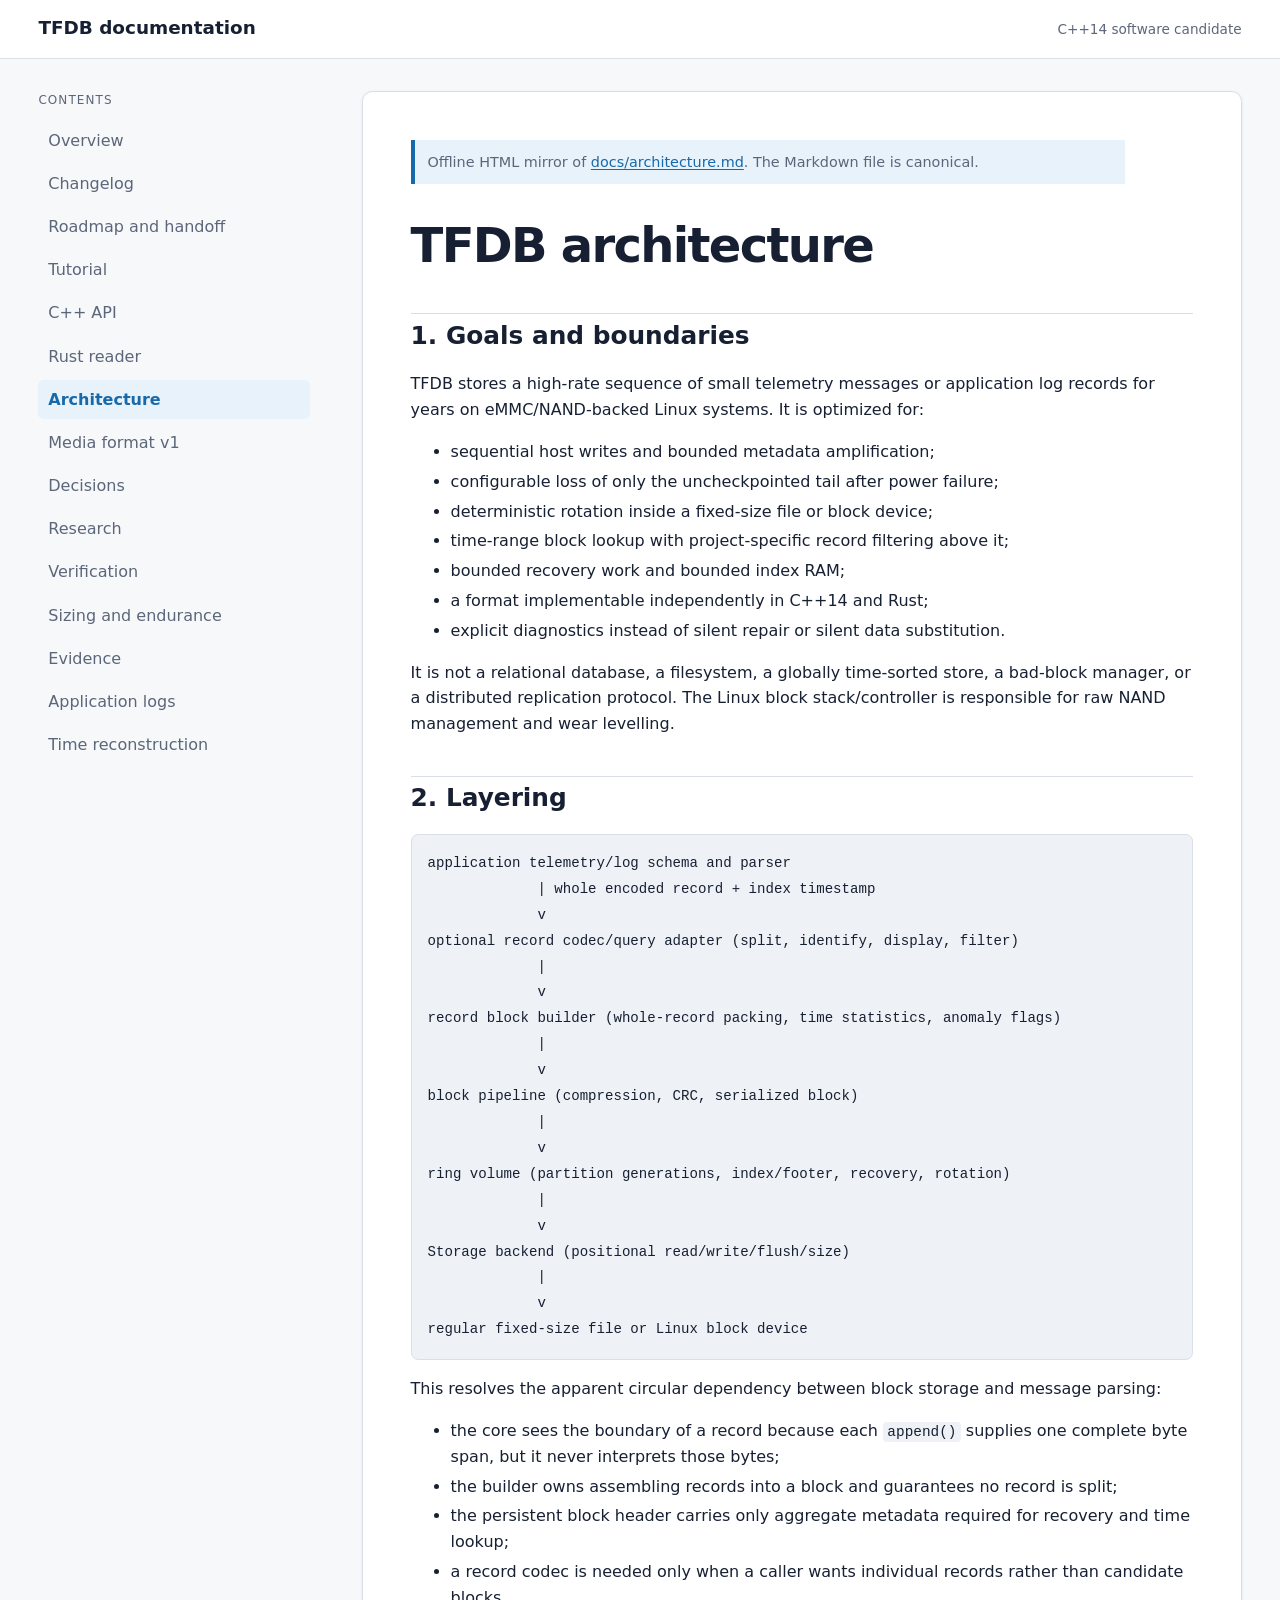
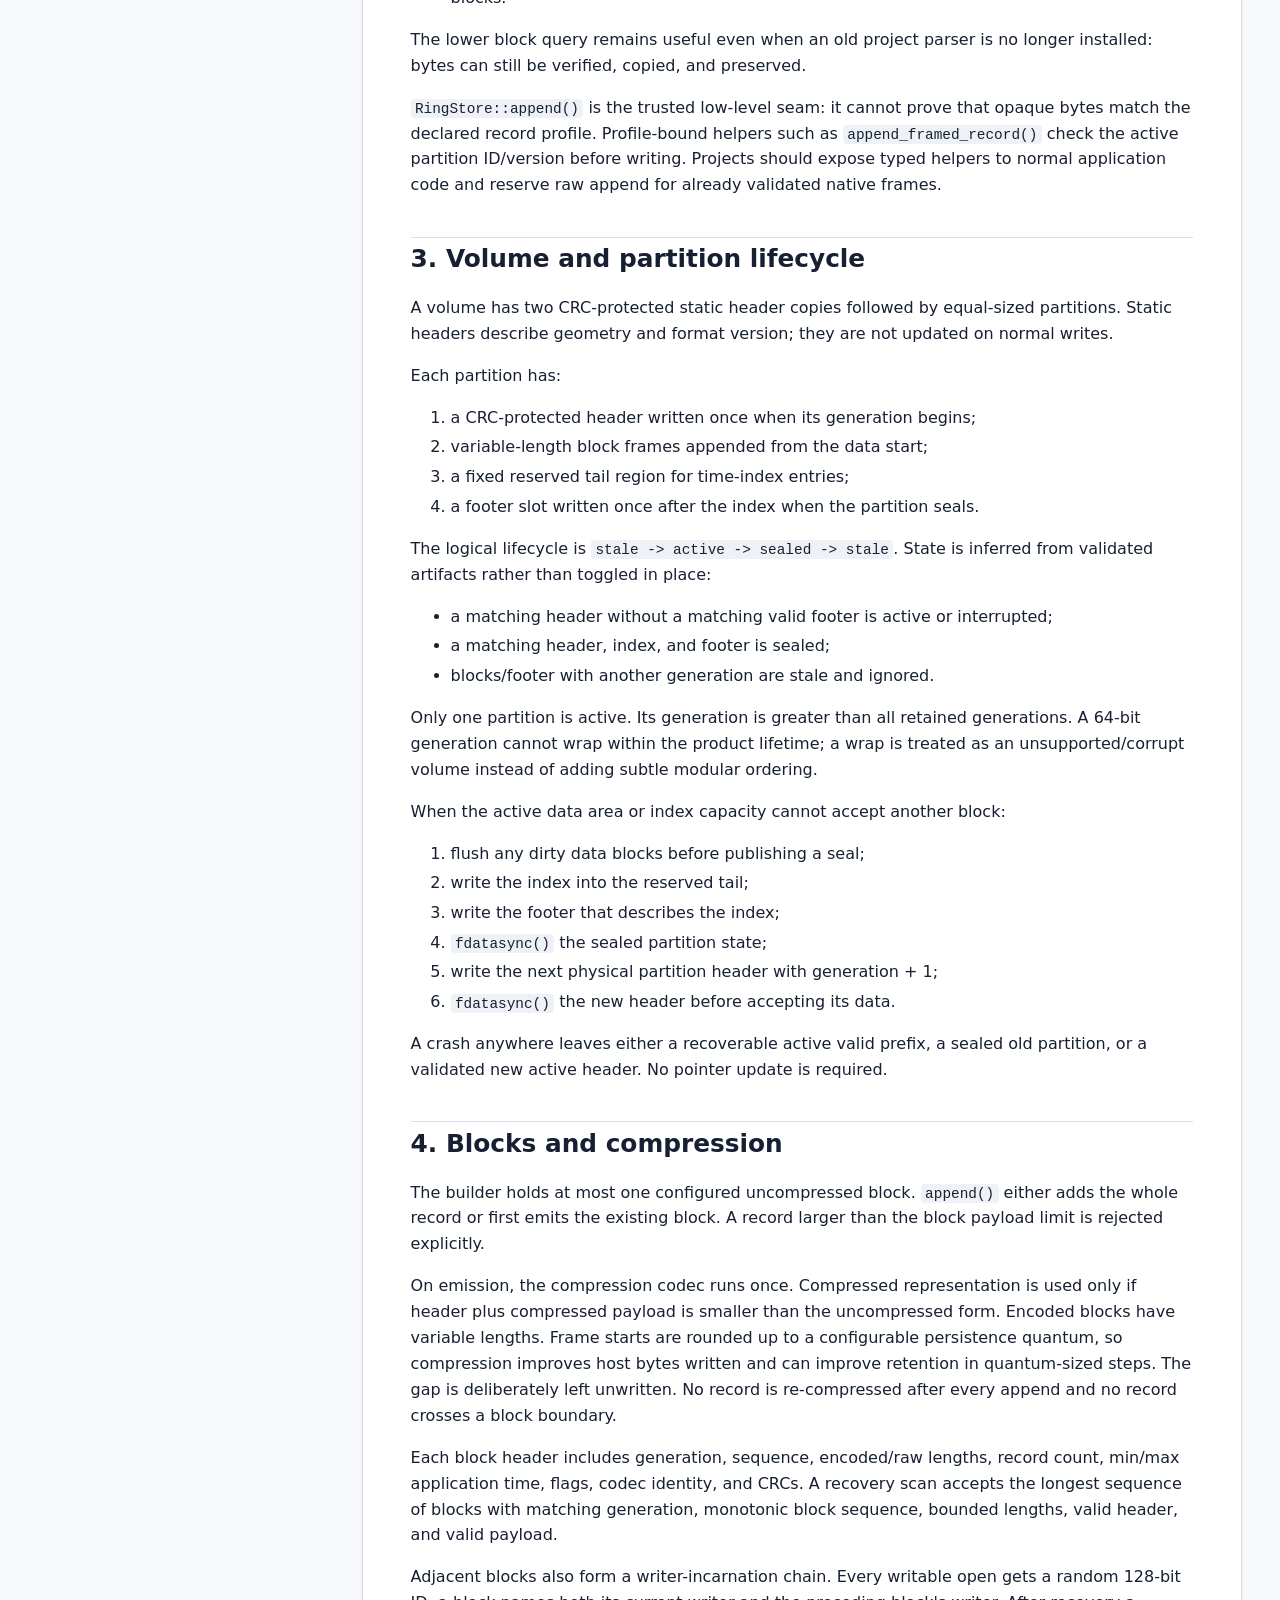
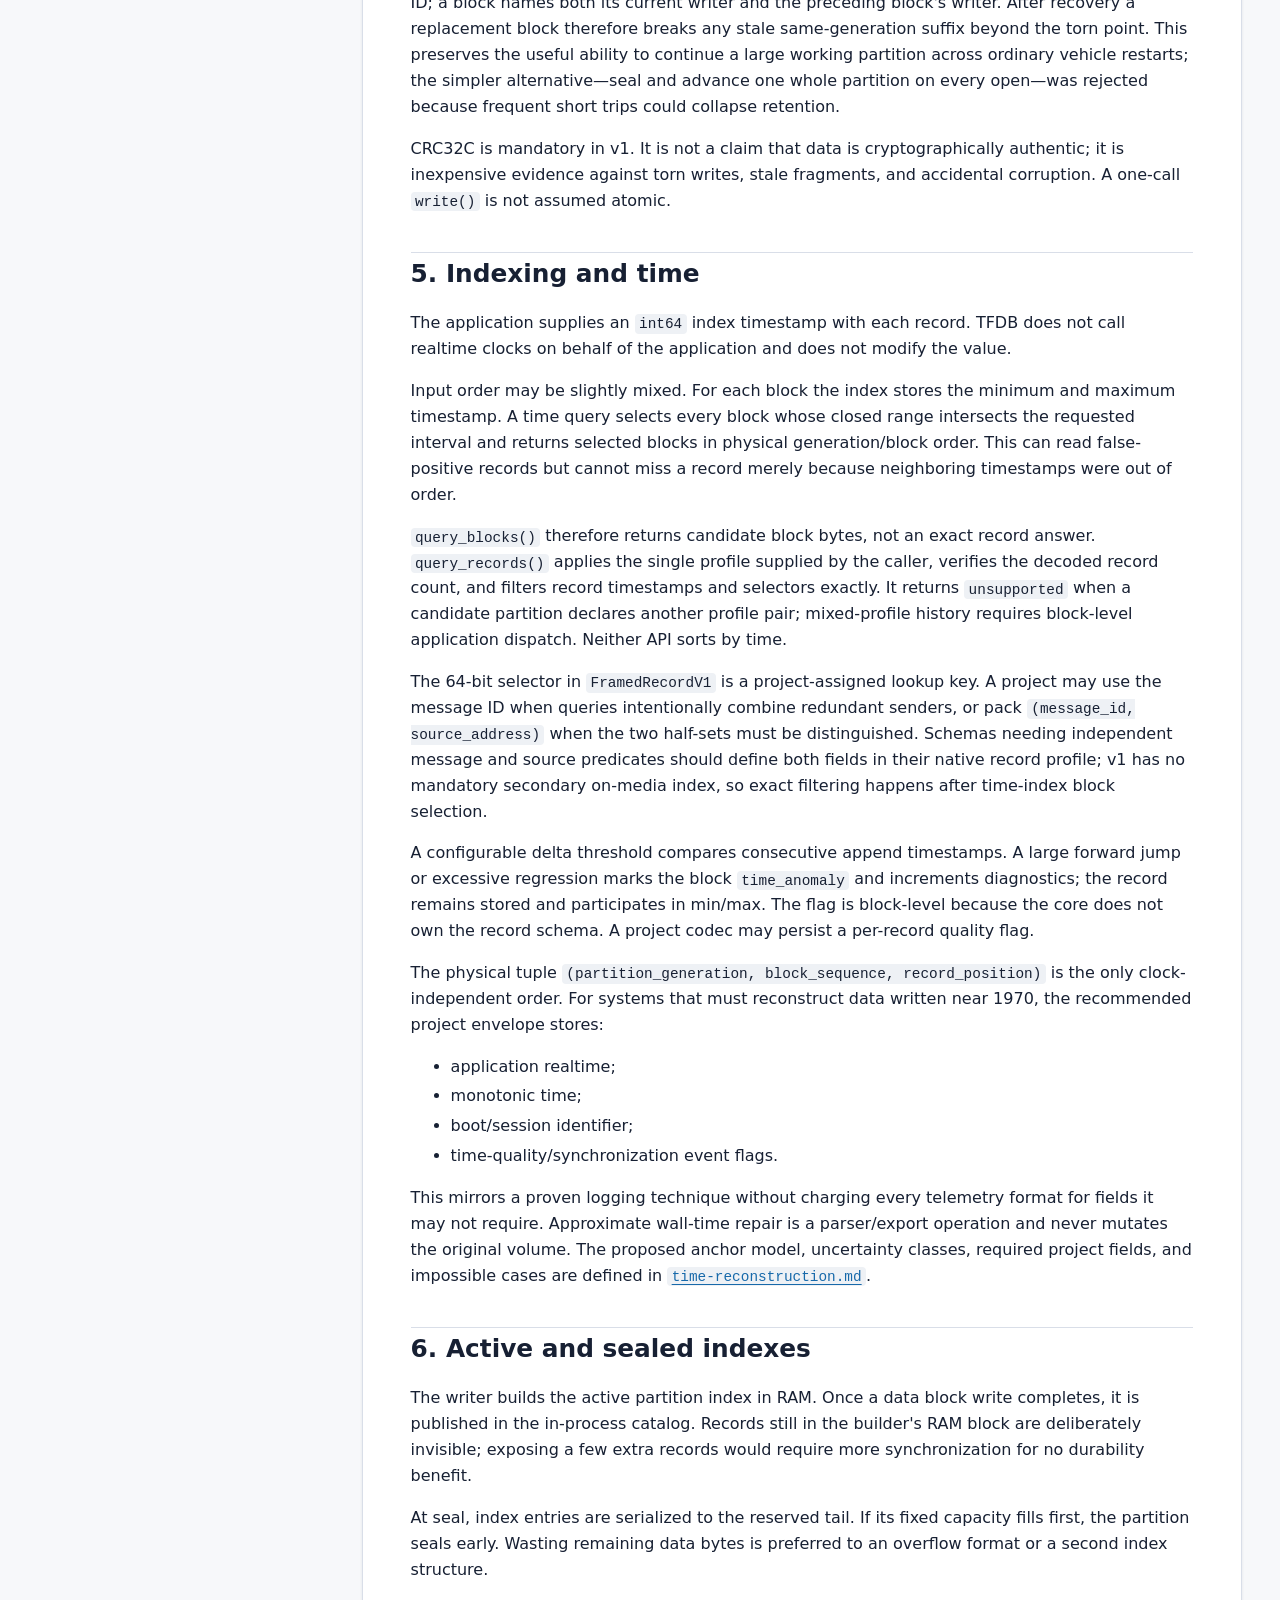
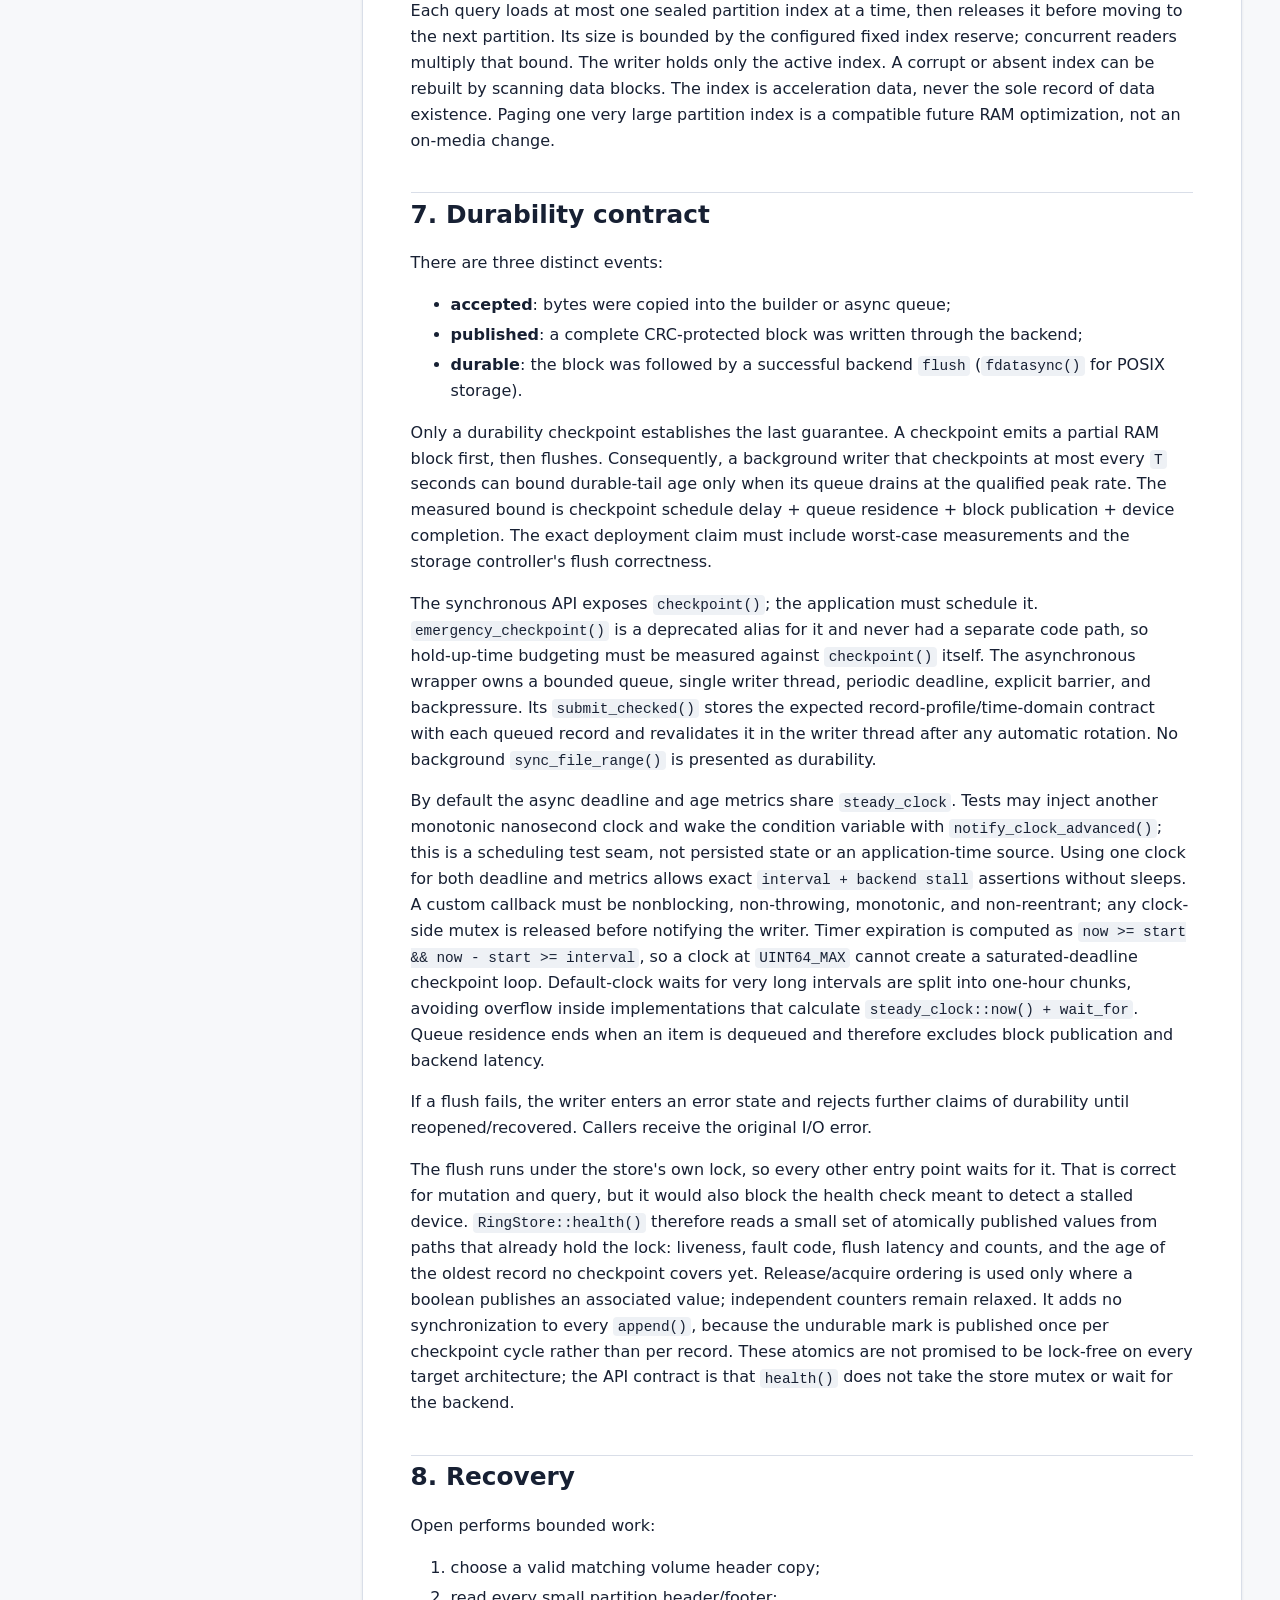
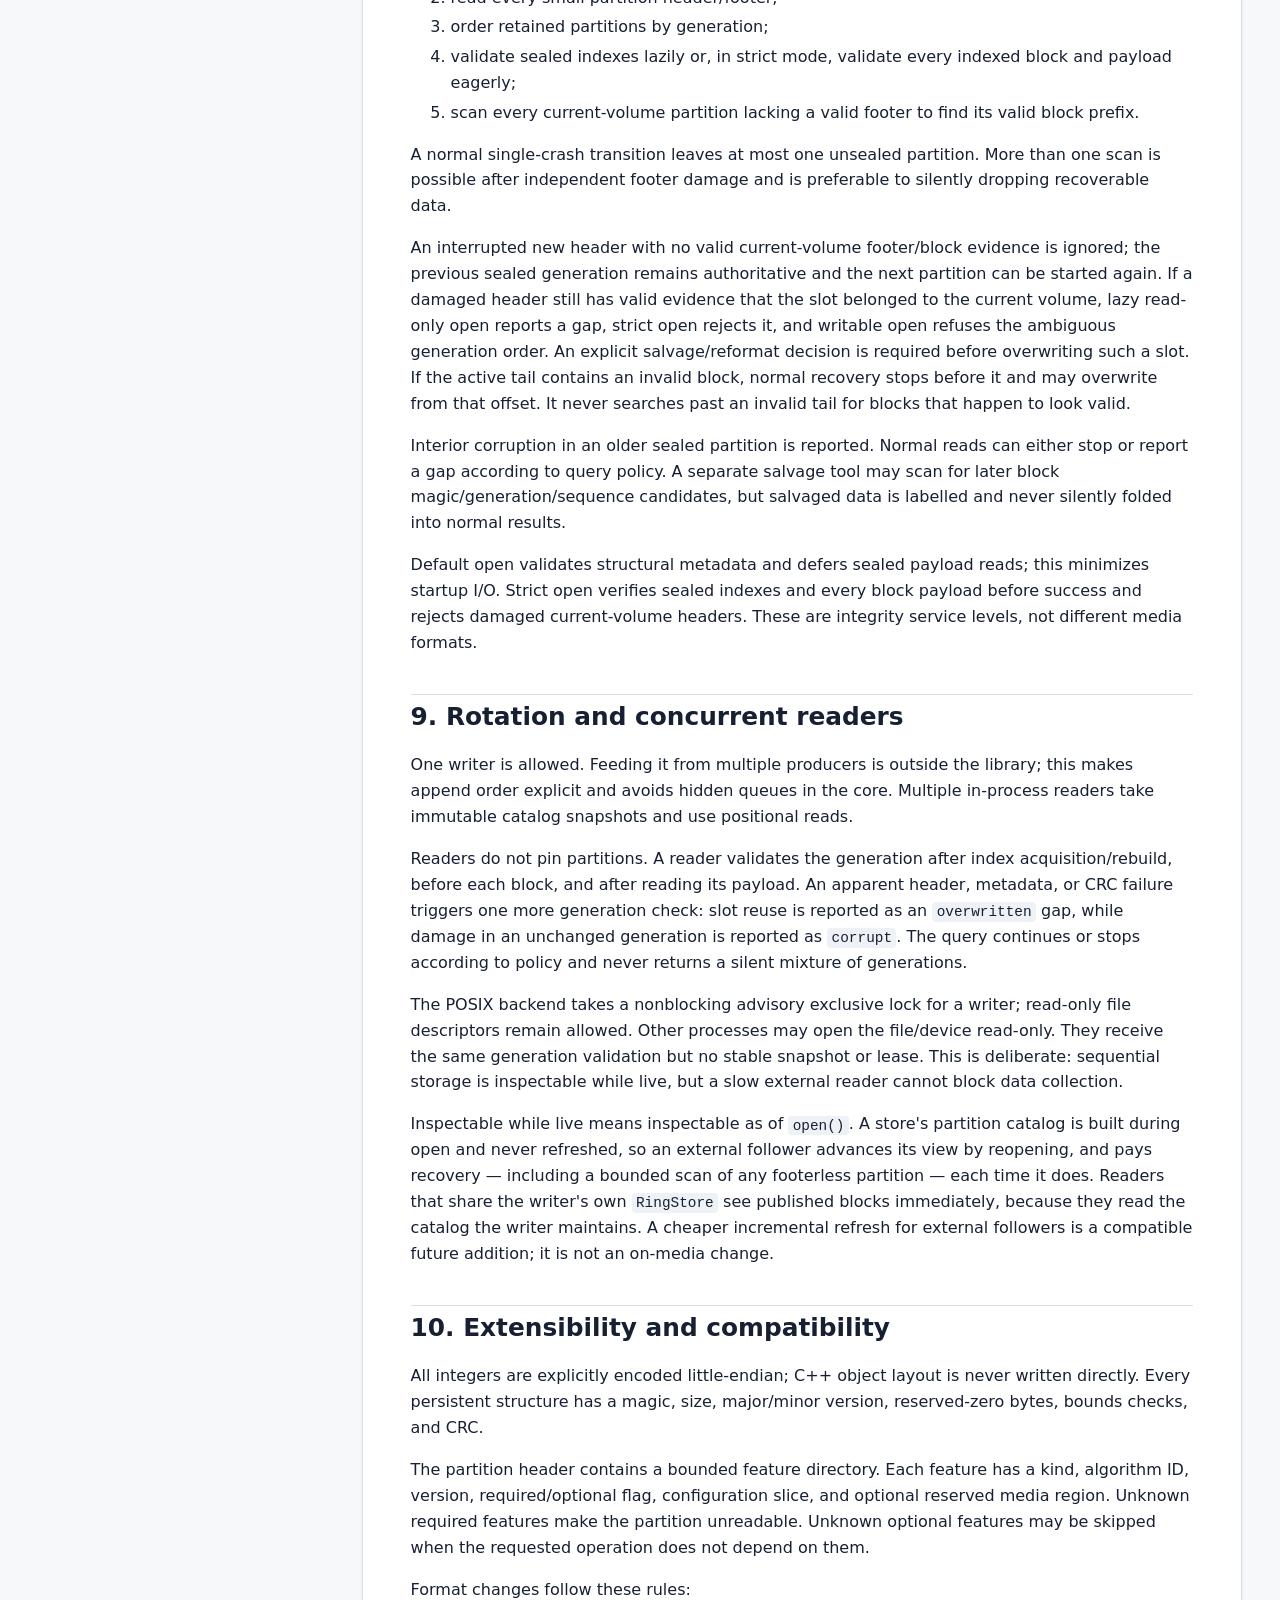
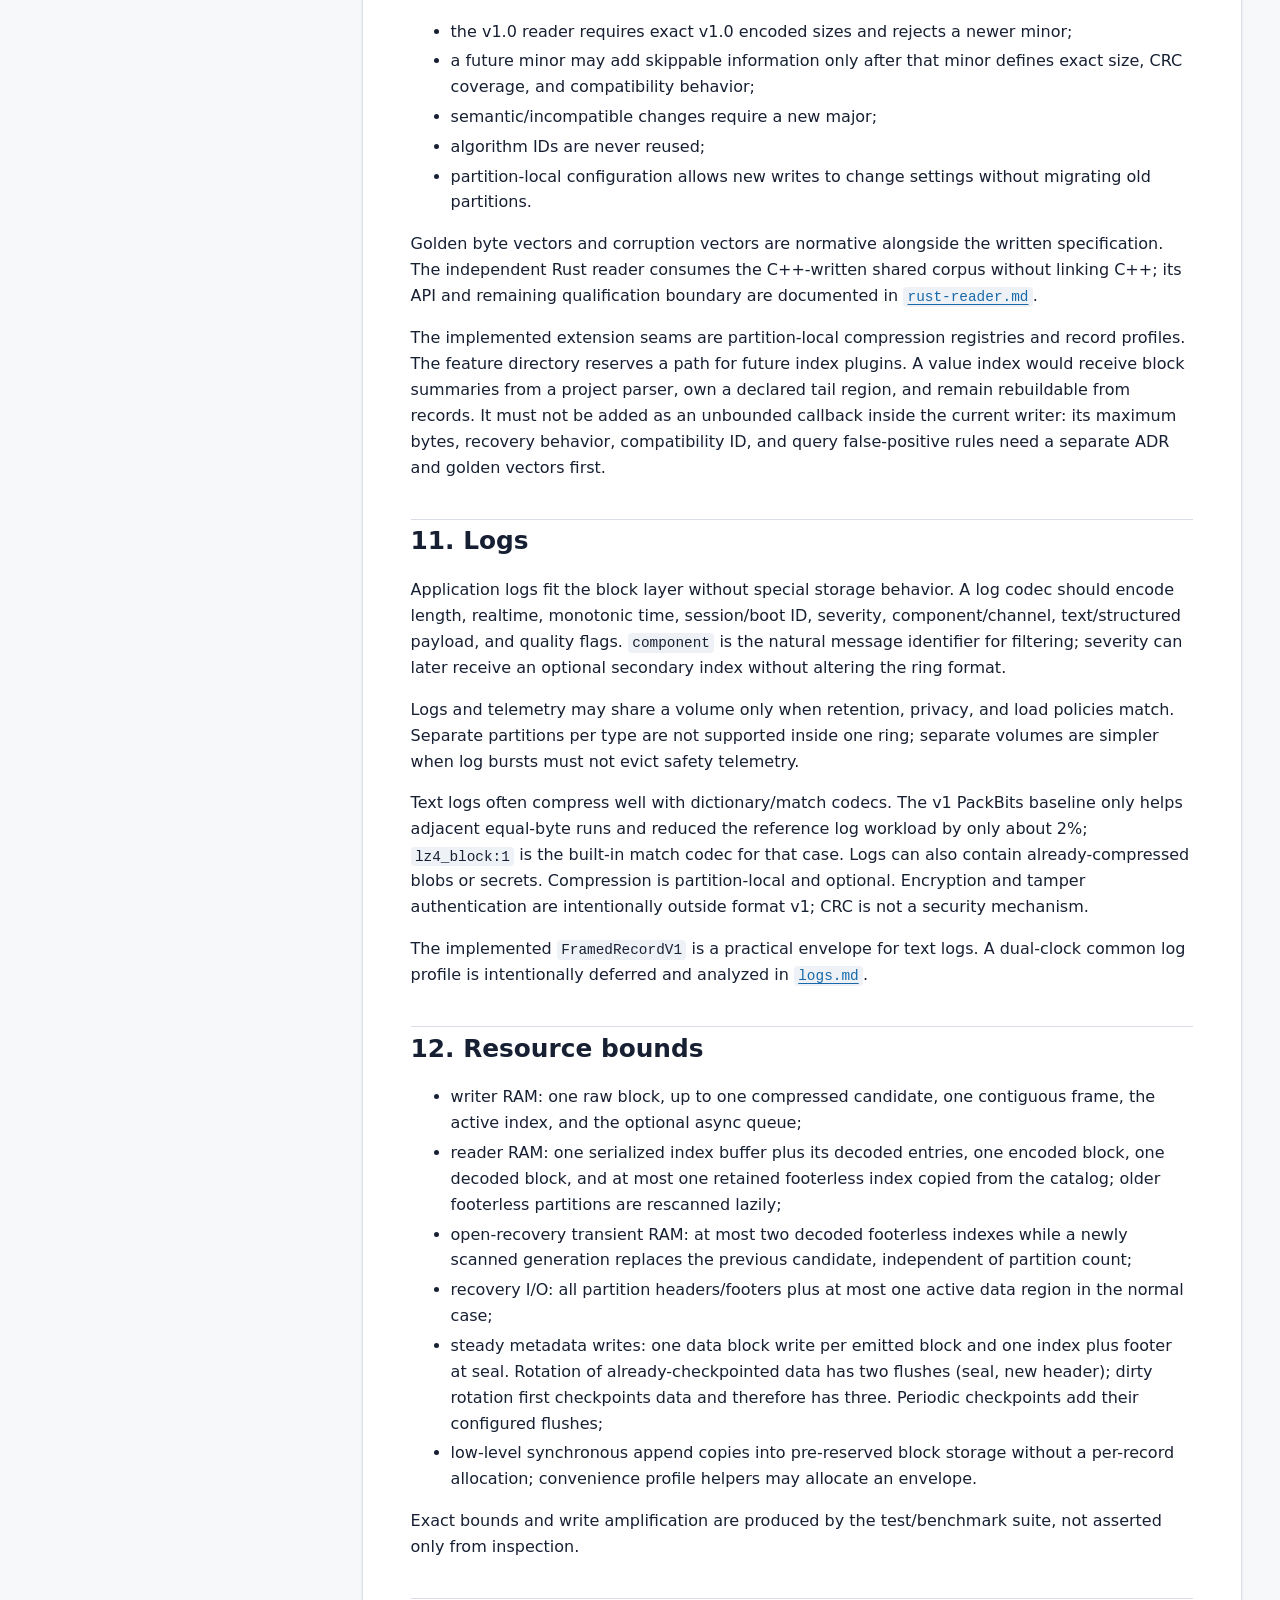
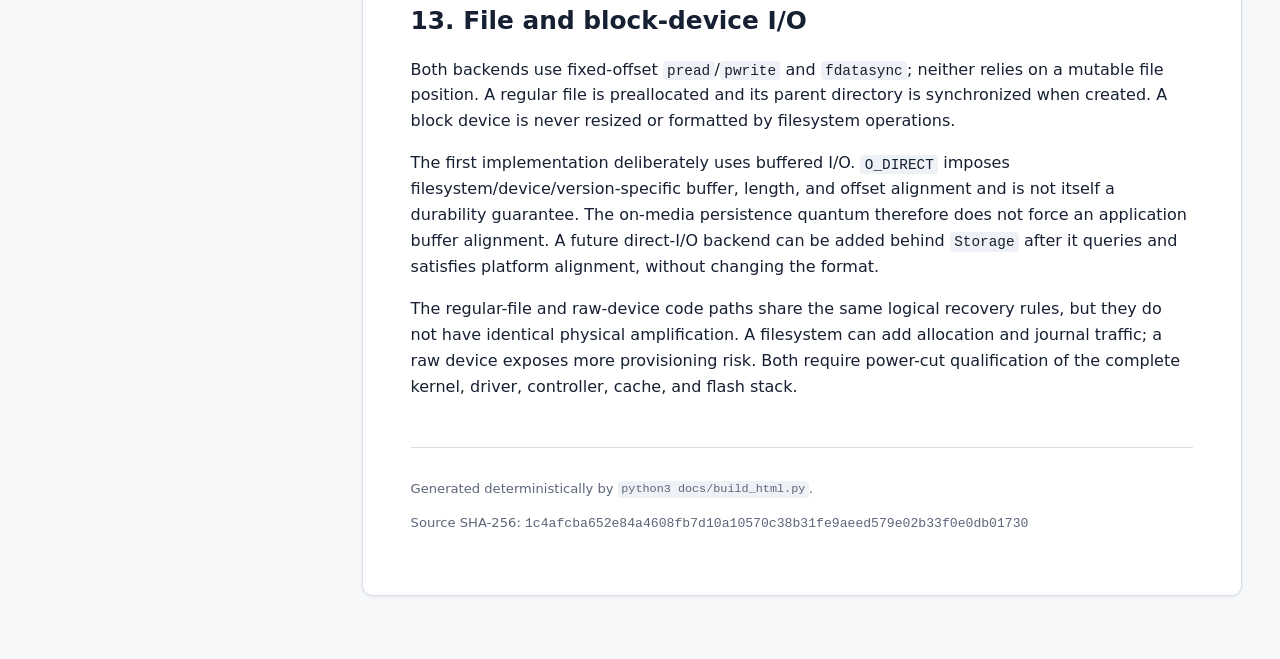
<file: docs/html/architecture.html>
<!doctype html>
<html lang="en">
<head>
  <meta charset="utf-8">
  <meta name="viewport" content="width=device-width, initial-scale=1">
  <meta name="tfdb-source-sha256" content="1c4afcba652e84a4608fb7d10a10570c38b31fe9aeed579e02b33f0e0db01730">
  <title>TFDB architecture — TFDB</title>
  <link rel="stylesheet" href="style.css">
</head>
<body>
  <a class="skip-link" href="#content">Skip to content</a>
  <header class="site-header">
    <a class="site-title" href="index.html">TFDB documentation</a>
    <span class="site-status">C++14 software candidate</span>
  </header>
  <div class="layout">
    <nav class="sidebar" aria-label="Documentation">
      <p class="sidebar-title">Contents</p>
      <ul>
        <li><a href="index.html">Overview</a></li>
<li><a href="changelog.html">Changelog</a></li>
<li><a href="roadmap.html">Roadmap and handoff</a></li>
<li><a href="tutorial.html">Tutorial</a></li>
<li><a href="api.html">C++ API</a></li>
<li><a href="rust-reader.html">Rust reader</a></li>
<li><a href="architecture.html" aria-current="page">Architecture</a></li>
<li><a href="format-v1.html">Media format v1</a></li>
<li><a href="decisions.html">Decisions</a></li>
<li><a href="research.html">Research</a></li>
<li><a href="testing.html">Verification</a></li>
<li><a href="sizing.html">Sizing and endurance</a></li>
<li><a href="evidence.html">Evidence</a></li>
<li><a href="logs.html">Application logs</a></li>
<li><a href="time-reconstruction.html">Time reconstruction</a></li>
      </ul>
    </nav>
    <main id="content">
      <p class="mirror-note">Offline HTML mirror of <a href="../architecture.md">docs/architecture.md</a>. The Markdown file is canonical.</p>
      <h1 id="tfdb-architecture">TFDB architecture</h1>
<h2 id="1-goals-and-boundaries">1. Goals and boundaries</h2>
<p>TFDB stores a high-rate sequence of small telemetry messages or application log
records for years on eMMC/NAND-backed Linux systems. It is optimized for:</p>
<ul>
<li>sequential host writes and bounded metadata amplification;</li>
<li>configurable loss of only the uncheckpointed tail after power failure;</li>
<li>deterministic rotation inside a fixed-size file or block device;</li>
<li>time-range block lookup with project-specific record filtering above it;</li>
<li>bounded recovery work and bounded index RAM;</li>
<li>a format implementable independently in C++14 and Rust;</li>
<li>explicit diagnostics instead of silent repair or silent data substitution.</li>
</ul>
<p>It is not a relational database, a filesystem, a globally time-sorted store, a
bad-block manager, or a distributed replication protocol. The Linux block
stack/controller is responsible for raw NAND management and wear levelling.</p>
<h2 id="2-layering">2. Layering</h2>
<pre><code class="language-text">application telemetry/log schema and parser
             | whole encoded record + index timestamp
             v
optional record codec/query adapter (split, identify, display, filter)
             |
             v
record block builder (whole-record packing, time statistics, anomaly flags)
             |
             v
block pipeline (compression, CRC, serialized block)
             |
             v
ring volume (partition generations, index/footer, recovery, rotation)
             |
             v
Storage backend (positional read/write/flush/size)
             |
             v
regular fixed-size file or Linux block device
</code></pre>
<p>This resolves the apparent circular dependency between block storage and
message parsing:</p>
<ul>
<li>the core sees the boundary of a record because each <code>append()</code> supplies one
complete byte span, but it never interprets those bytes;</li>
<li>the builder owns assembling records into a block and guarantees no record is
split;</li>
<li>the persistent block header carries only aggregate metadata required for
recovery and time lookup;</li>
<li>a record codec is needed only when a caller wants individual records rather
than candidate blocks.</li>
</ul>
<p>The lower block query remains useful even when an old project parser is no
longer installed: bytes can still be verified, copied, and preserved.</p>
<p><code>RingStore::append()</code> is the trusted low-level seam: it cannot prove that
opaque bytes match the declared record profile. Profile-bound helpers such as
<code>append_framed_record()</code> check the active partition ID/version before writing.
Projects should expose typed helpers to normal application code and reserve raw
append for already validated native frames.</p>
<h2 id="3-volume-and-partition-lifecycle">3. Volume and partition lifecycle</h2>
<p>A volume has two CRC-protected static header copies followed by equal-sized
partitions. Static headers describe geometry and format version; they are not
updated on normal writes.</p>
<p>Each partition has:</p>
<ol>
<li>a CRC-protected header written once when its generation begins;</li>
<li>variable-length block frames appended from the data start;</li>
<li>a fixed reserved tail region for time-index entries;</li>
<li>a footer slot written once after the index when the partition seals.</li>
</ol>
<p>The logical lifecycle is <code>stale -&gt; active -&gt; sealed -&gt; stale</code>. State is inferred
from validated artifacts rather than toggled in place:</p>
<ul>
<li>a matching header without a matching valid footer is active or interrupted;</li>
<li>a matching header, index, and footer is sealed;</li>
<li>blocks/footer with another generation are stale and ignored.</li>
</ul>
<p>Only one partition is active. Its generation is greater than all retained
generations. A 64-bit generation cannot wrap within the product lifetime; a
wrap is treated as an unsupported/corrupt volume instead of adding subtle
modular ordering.</p>
<p>When the active data area or index capacity cannot accept another block:</p>
<ol>
<li>flush any dirty data blocks before publishing a seal;</li>
<li>write the index into the reserved tail;</li>
<li>write the footer that describes the index;</li>
<li><code>fdatasync()</code> the sealed partition state;</li>
<li>write the next physical partition header with generation + 1;</li>
<li><code>fdatasync()</code> the new header before accepting its data.</li>
</ol>
<p>A crash anywhere leaves either a recoverable active valid prefix, a sealed old
partition, or a validated new active header. No pointer update is required.</p>
<h2 id="4-blocks-and-compression">4. Blocks and compression</h2>
<p>The builder holds at most one configured uncompressed block. <code>append()</code> either
adds the whole record or first emits the existing block. A record larger than
the block payload limit is rejected explicitly.</p>
<p>On emission, the compression codec runs once. Compressed representation is used
only if header plus compressed payload is smaller than the uncompressed form.
Encoded blocks have variable lengths. Frame starts are rounded up to a
configurable persistence quantum, so compression improves host bytes written
and can improve retention in quantum-sized steps. The gap is deliberately left
unwritten. No record is re-compressed after every append and no record crosses
a block boundary.</p>
<p>Each block header includes generation, sequence, encoded/raw lengths, record
count, min/max application time, flags, codec identity, and CRCs. A recovery
scan accepts the longest sequence of blocks with matching generation,
monotonic block sequence, bounded lengths, valid header, and valid payload.</p>
<p>Adjacent blocks also form a writer-incarnation chain. Every writable open gets
a random 128-bit ID; a block names both its current writer and the preceding
block's writer. After recovery a replacement block therefore breaks any stale
same-generation suffix beyond the torn point. This preserves the useful ability
to continue a large working partition across ordinary vehicle restarts; the
simpler alternative—seal and advance one whole partition on every open—was
rejected because frequent short trips could collapse retention.</p>
<p>CRC32C is mandatory in v1. It is not a claim that data is cryptographically
authentic; it is inexpensive evidence against torn writes, stale fragments,
and accidental corruption. A one-call <code>write()</code> is not assumed atomic.</p>
<h2 id="5-indexing-and-time">5. Indexing and time</h2>
<p>The application supplies an <code>int64</code> index timestamp with each record. TFDB does
not call realtime clocks on behalf of the application and does not modify the
value.</p>
<p>Input order may be slightly mixed. For each block the index stores the minimum
and maximum timestamp. A time query selects every block whose closed range
intersects the requested interval and returns selected blocks in physical
generation/block order. This can read false-positive records but cannot miss a
record merely because neighboring timestamps were out of order.</p>
<p><code>query_blocks()</code> therefore returns candidate block bytes, not an exact record
answer. <code>query_records()</code> applies the single profile supplied by the caller,
verifies the decoded record count, and filters record timestamps and selectors
exactly. It returns <code>unsupported</code> when a candidate partition declares another
profile pair; mixed-profile history requires block-level application dispatch.
Neither API sorts by time.</p>
<p>The 64-bit selector in <code>FramedRecordV1</code> is a project-assigned lookup key. A
project may use the message ID when queries intentionally combine redundant
senders, or pack <code>(message_id, source_address)</code> when the two half-sets must be
distinguished. Schemas needing independent message and source predicates
should define both fields in their native record profile; v1 has no mandatory
secondary on-media index, so exact filtering happens after time-index block
selection.</p>
<p>A configurable delta threshold compares consecutive append timestamps. A
large forward jump or excessive regression marks the block <code>time_anomaly</code> and
increments diagnostics; the record remains stored and participates in min/max.
The flag is block-level because the core does not own the record schema. A
project codec may persist a per-record quality flag.</p>
<p>The physical tuple <code>(partition_generation, block_sequence, record_position)</code> is
the only clock-independent order. For systems that must reconstruct data
written near 1970, the recommended project envelope stores:</p>
<ul>
<li>application realtime;</li>
<li>monotonic time;</li>
<li>boot/session identifier;</li>
<li>time-quality/synchronization event flags.</li>
</ul>
<p>This mirrors a proven logging technique without charging every telemetry format
for fields it may not require. Approximate wall-time repair is a parser/export
operation and never mutates the original volume. The proposed anchor model,
uncertainty classes, required project fields, and impossible cases are defined
in <a href="time-reconstruction.html"><code>time-reconstruction.md</code></a>.</p>
<h2 id="6-active-and-sealed-indexes">6. Active and sealed indexes</h2>
<p>The writer builds the active partition index in RAM. Once a data block write
completes, it is published in the in-process catalog. Records still in the
builder's RAM block are deliberately invisible; exposing a few extra records
would require more synchronization for no durability benefit.</p>
<p>At seal, index entries are serialized to the reserved tail. If its fixed
capacity fills first, the partition seals early. Wasting remaining data bytes is
preferred to an overflow format or a second index structure.</p>
<p>Each query loads at most one sealed partition index at a time, then releases it
before moving to the next partition. Its size is bounded by the configured
fixed index reserve; concurrent readers multiply that bound. The writer holds
only the active index. A corrupt or absent index can be rebuilt by scanning data
blocks. The index is acceleration data, never the sole record of data
existence. Paging one very large partition index is a compatible future RAM
optimization, not an on-media change.</p>
<h2 id="7-durability-contract">7. Durability contract</h2>
<p>There are three distinct events:</p>
<ul>
<li><strong>accepted</strong>: bytes were copied into the builder or async queue;</li>
<li><strong>published</strong>: a complete CRC-protected block was written through the backend;</li>
<li><strong>durable</strong>: the block was followed by a successful backend <code>flush</code>
(<code>fdatasync()</code> for POSIX storage).</li>
</ul>
<p>Only a durability checkpoint establishes the last guarantee. A checkpoint
emits a partial RAM block first, then flushes. Consequently, a background writer
that checkpoints at most every <code>T</code> seconds can bound durable-tail age only when
its queue drains at the qualified peak rate. The measured bound is checkpoint
schedule delay + queue residence + block publication + device completion. The
exact deployment claim must include worst-case measurements and the storage
controller's flush correctness.</p>
<p>The synchronous API exposes <code>checkpoint()</code>; the application must schedule it.
<code>emergency_checkpoint()</code> is a deprecated alias for it and never had a separate
code path, so hold-up-time budgeting must be measured against <code>checkpoint()</code>
itself. The asynchronous wrapper owns a bounded queue,
single writer thread, periodic deadline, explicit barrier, and backpressure.
Its <code>submit_checked()</code> stores the expected record-profile/time-domain contract
with each queued record and revalidates it in the writer thread after any
automatic rotation. No background <code>sync_file_range()</code> is presented as
durability.</p>
<p>By default the async deadline and age metrics share <code>steady_clock</code>. Tests may
inject another monotonic nanosecond clock and wake the condition variable with
<code>notify_clock_advanced()</code>; this is a scheduling test seam, not persisted state
or an application-time source. Using one clock for both deadline and metrics
allows exact <code>interval + backend stall</code> assertions without sleeps. A custom
callback must be nonblocking, non-throwing, monotonic, and non-reentrant; any
clock-side mutex is released before notifying the writer. Timer expiration is
computed as <code>now &gt;= start &amp;&amp; now - start &gt;= interval</code>, so a clock at
<code>UINT64_MAX</code> cannot create a saturated-deadline checkpoint loop. Default-clock
waits for very long intervals are split into one-hour chunks, avoiding overflow
inside implementations that calculate <code>steady_clock::now() + wait_for</code>. Queue
residence ends when an item is dequeued and therefore excludes block
publication and backend latency.</p>
<p>If a flush fails, the writer enters an error state and rejects further claims of
durability until reopened/recovered. Callers receive the original I/O error.</p>
<p>The flush runs under the store's own lock, so every other entry point waits for
it. That is correct for mutation and query, but it would also block the health
check meant to detect a stalled device. <code>RingStore::health()</code> therefore reads a
small set of atomically published values from paths that already hold the lock:
liveness, fault code, flush latency and counts, and the age of the oldest
record no checkpoint covers yet. Release/acquire ordering is used only where a
boolean publishes an associated value; independent counters remain relaxed.
It adds no synchronization to every <code>append()</code>, because the undurable mark is
published once per checkpoint cycle rather than per record. These atomics are
not promised to be lock-free on every target architecture; the API contract is
that <code>health()</code> does not take the store mutex or wait for the backend.</p>
<h2 id="8-recovery">8. Recovery</h2>
<p>Open performs bounded work:</p>
<ol>
<li>choose a valid matching volume header copy;</li>
<li>read every small partition header/footer;</li>
<li>order retained partitions by generation;</li>
<li>validate sealed indexes lazily or, in strict mode, validate every indexed
block and payload eagerly;</li>
<li>scan every current-volume partition lacking a valid footer to find its valid
block prefix.</li>
</ol>
<p>A normal single-crash transition leaves at most one unsealed partition. More
than one scan is possible after independent footer damage and is preferable to
silently dropping recoverable data.</p>
<p>An interrupted new header with no valid current-volume footer/block evidence is
ignored; the previous sealed generation remains authoritative and the next
partition can be started again. If a damaged header still has valid evidence
that the slot belonged to the current volume, lazy read-only open reports a
gap, strict open rejects it, and writable open refuses the ambiguous generation
order. An explicit salvage/reformat decision is required before overwriting
such a slot. If the active tail contains an invalid block, normal recovery
stops before it and may overwrite from that offset. It never searches past an
invalid tail for blocks that happen to look valid.</p>
<p>Interior corruption in an older sealed partition is reported. Normal reads can
either stop or report a gap according to query policy. A separate salvage tool
may scan for later block magic/generation/sequence candidates, but salvaged data
is labelled and never silently folded into normal results.</p>
<p>Default open validates structural metadata and defers sealed payload reads;
this minimizes startup I/O. Strict open verifies sealed indexes and every block
payload before success and rejects damaged current-volume headers. These are
integrity service levels, not different media formats.</p>
<h2 id="9-rotation-and-concurrent-readers">9. Rotation and concurrent readers</h2>
<p>One writer is allowed. Feeding it from multiple producers is outside the
library; this makes append order explicit and avoids hidden queues in the core.
Multiple in-process readers take immutable catalog snapshots and use positional
reads.</p>
<p>Readers do not pin partitions. A reader validates the generation after index
acquisition/rebuild, before each block, and after reading its payload. An
apparent header, metadata, or CRC failure triggers one more generation check:
slot reuse is reported as an <code>overwritten</code> gap, while damage in an unchanged
generation is reported as <code>corrupt</code>. The query continues or stops according to
policy and never returns a silent mixture of generations.</p>
<p>The POSIX backend takes a nonblocking advisory exclusive lock for a writer;
read-only file descriptors remain allowed. Other processes may open the file/device read-only. They receive the same
generation validation but no stable snapshot or lease. This is deliberate:
sequential storage is inspectable while live, but a slow external reader cannot
block data collection.</p>
<p>Inspectable while live means inspectable as of <code>open()</code>. A store's partition
catalog is built during open and never refreshed, so an external follower
advances its view by reopening, and pays recovery — including a bounded scan of
any footerless partition — each time it does. Readers that share the writer's
own <code>RingStore</code> see published blocks immediately, because they read the
catalog the writer maintains. A cheaper incremental refresh for external
followers is a compatible future addition; it is not an on-media change.</p>
<h2 id="10-extensibility-and-compatibility">10. Extensibility and compatibility</h2>
<p>All integers are explicitly encoded little-endian; C++ object layout is never
written directly. Every persistent structure has a magic, size, major/minor
version, reserved-zero bytes, bounds checks, and CRC.</p>
<p>The partition header contains a bounded feature directory. Each feature has a
kind, algorithm ID, version, required/optional flag, configuration slice, and
optional reserved media region. Unknown required features make the partition
unreadable. Unknown optional features may be skipped when the requested
operation does not depend on them.</p>
<p>Format changes follow these rules:</p>
<ul>
<li>the v1.0 reader requires exact v1.0 encoded sizes and rejects a newer minor;</li>
<li>a future minor may add skippable information only after that minor defines
exact size, CRC coverage, and compatibility behavior;</li>
<li>semantic/incompatible changes require a new major;</li>
<li>algorithm IDs are never reused;</li>
<li>partition-local configuration allows new writes to change settings without
migrating old partitions.</li>
</ul>
<p>Golden byte vectors and corruption vectors are normative alongside the written
specification. The independent Rust reader consumes the C++-written shared
corpus without linking C++; its API and remaining qualification boundary are
documented in <a href="rust-reader.html"><code>rust-reader.md</code></a>.</p>
<p>The implemented extension seams are partition-local compression registries and
record profiles. The feature directory reserves a path for future index
plugins. A value index would receive block summaries from a project parser,
own a declared tail region, and remain rebuildable from records. It must not be
added as an unbounded callback inside the current writer: its maximum bytes,
recovery behavior, compatibility ID, and query false-positive rules need a
separate ADR and golden vectors first.</p>
<h2 id="11-logs">11. Logs</h2>
<p>Application logs fit the block layer without special storage behavior. A log
codec should encode length, realtime, monotonic time, session/boot ID, severity,
component/channel, text/structured payload, and quality flags. <code>component</code> is
the natural message identifier for filtering; severity can later receive an
optional secondary index without altering the ring format.</p>
<p>Logs and telemetry may share a volume only when retention, privacy, and load
policies match. Separate partitions per type are not supported inside one ring;
separate volumes are simpler when log bursts must not evict safety telemetry.</p>
<p>Text logs often compress well with dictionary/match codecs. The v1 PackBits
baseline only helps adjacent equal-byte runs and reduced the reference log
workload by only about 2%; <code>lz4_block:1</code> is the built-in match codec for that
case. Logs can also contain already-compressed blobs or secrets. Compression is
partition-local and optional.
Encryption and tamper authentication are intentionally outside format v1; CRC
is not a security mechanism.</p>
<p>The implemented <code>FramedRecordV1</code> is a practical envelope for text logs. A
dual-clock common log profile is intentionally deferred and analyzed in
<a href="logs.html"><code>logs.md</code></a>.</p>
<h2 id="12-resource-bounds">12. Resource bounds</h2>
<ul>
<li>writer RAM: one raw block, up to one compressed candidate, one contiguous
frame, the active index, and the optional async queue;</li>
<li>reader RAM: one serialized index buffer plus its decoded entries, one encoded
block, one decoded block, and at most one retained footerless index copied
from the catalog; older footerless partitions are rescanned lazily;</li>
<li>open-recovery transient RAM: at most two decoded footerless indexes while a
newly scanned generation replaces the previous candidate, independent of
partition count;</li>
<li>recovery I/O: all partition headers/footers plus at most one active data
region in the normal case;</li>
<li>steady metadata writes: one data block write per emitted block and one index
plus footer at seal. Rotation of already-checkpointed data has two flushes
(seal, new header); dirty rotation first checkpoints data and therefore has
three. Periodic checkpoints add their configured flushes;</li>
<li>low-level synchronous append copies into pre-reserved block storage without a
per-record allocation; convenience profile helpers may allocate an envelope.</li>
</ul>
<p>Exact bounds and write amplification are produced by the test/benchmark suite,
not asserted only from inspection.</p>
<h2 id="13-file-and-block-device-i-o">13. File and block-device I/O</h2>
<p>Both backends use fixed-offset <code>pread</code>/<code>pwrite</code> and <code>fdatasync</code>; neither relies
on a mutable file position. A regular file is preallocated and its parent
directory is synchronized when created. A block device is never resized or
formatted by filesystem operations.</p>
<p>The first implementation deliberately uses buffered I/O. <code>O_DIRECT</code> imposes
filesystem/device/version-specific buffer, length, and offset alignment and is
not itself a durability guarantee. The on-media persistence quantum therefore
does not force an application buffer alignment. A future direct-I/O backend can
be added behind <code>Storage</code> after it queries and satisfies platform alignment,
without changing the format.</p>
<p>The regular-file and raw-device code paths share the same logical recovery
rules, but they do not have identical physical amplification. A filesystem can
add allocation and journal traffic; a raw device exposes more provisioning
risk. Both require power-cut qualification of the complete kernel, driver,
controller, cache, and flash stack.</p>

      <footer class="page-footer">
        <p>Generated deterministically by <code>python3 docs/build_html.py</code>.</p>
        <p>Source SHA-256: <span class="source-hash">1c4afcba652e84a4608fb7d10a10570c38b31fe9aeed579e02b33f0e0db01730</span></p>
      </footer>
    </main>
  </div>
</body>
</html>
</file>
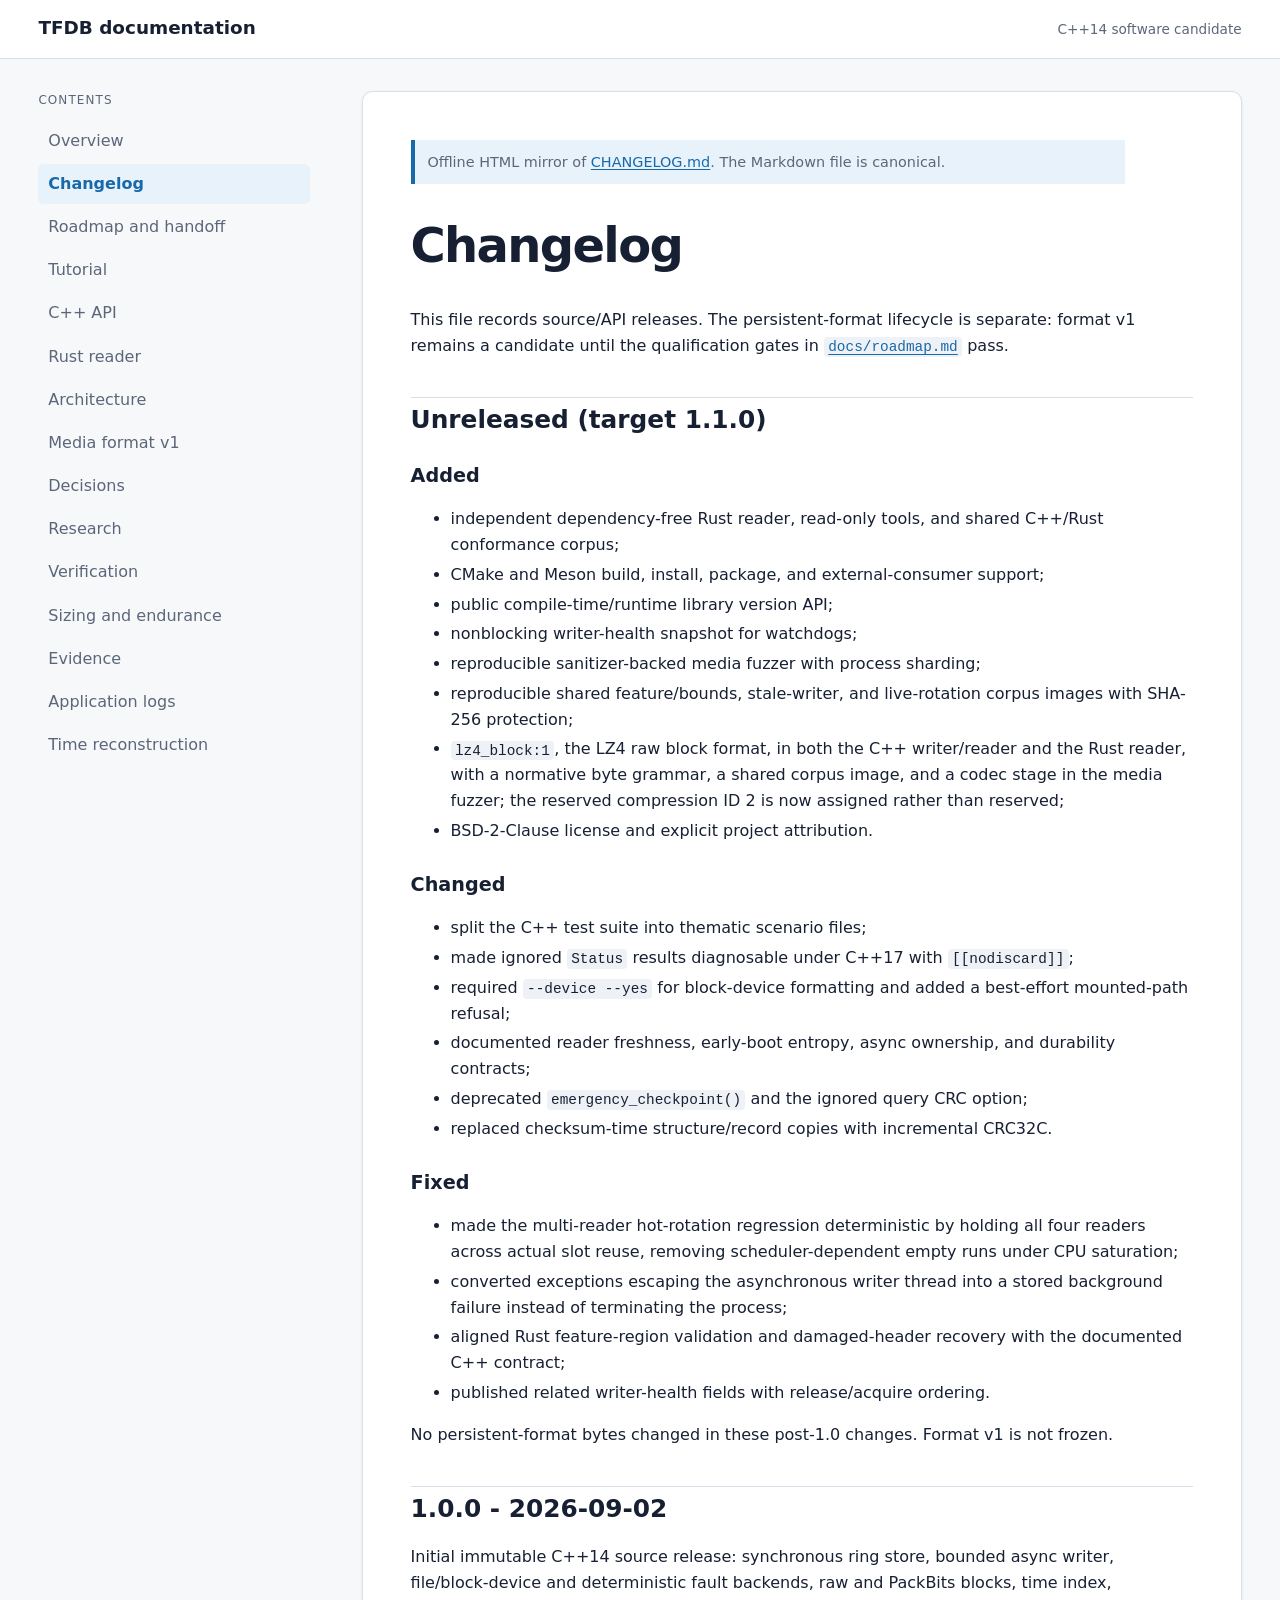
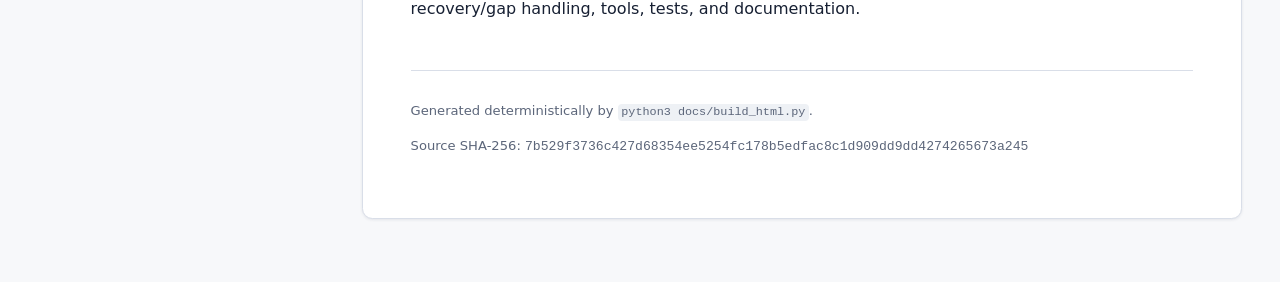
<file: docs/html/changelog.html>
<!doctype html>
<html lang="en">
<head>
  <meta charset="utf-8">
  <meta name="viewport" content="width=device-width, initial-scale=1">
  <meta name="tfdb-source-sha256" content="7b529f3736c427d68354ee5254fc178b5edfac8c1d909dd9dd4274265673a245">
  <title>Changelog — TFDB</title>
  <link rel="stylesheet" href="style.css">
</head>
<body>
  <a class="skip-link" href="#content">Skip to content</a>
  <header class="site-header">
    <a class="site-title" href="index.html">TFDB documentation</a>
    <span class="site-status">C++14 software candidate</span>
  </header>
  <div class="layout">
    <nav class="sidebar" aria-label="Documentation">
      <p class="sidebar-title">Contents</p>
      <ul>
        <li><a href="index.html">Overview</a></li>
<li><a href="changelog.html" aria-current="page">Changelog</a></li>
<li><a href="roadmap.html">Roadmap and handoff</a></li>
<li><a href="tutorial.html">Tutorial</a></li>
<li><a href="api.html">C++ API</a></li>
<li><a href="rust-reader.html">Rust reader</a></li>
<li><a href="architecture.html">Architecture</a></li>
<li><a href="format-v1.html">Media format v1</a></li>
<li><a href="decisions.html">Decisions</a></li>
<li><a href="research.html">Research</a></li>
<li><a href="testing.html">Verification</a></li>
<li><a href="sizing.html">Sizing and endurance</a></li>
<li><a href="evidence.html">Evidence</a></li>
<li><a href="logs.html">Application logs</a></li>
<li><a href="time-reconstruction.html">Time reconstruction</a></li>
      </ul>
    </nav>
    <main id="content">
      <p class="mirror-note">Offline HTML mirror of <a href="../../CHANGELOG.md">CHANGELOG.md</a>. The Markdown file is canonical.</p>
      <h1 id="changelog">Changelog</h1>
<p>This file records source/API releases. The persistent-format lifecycle is
separate: format v1 remains a candidate until the qualification gates in
<a href="roadmap.html"><code>docs/roadmap.md</code></a> pass.</p>
<h2 id="unreleased-target-1-1-0">Unreleased (target 1.1.0)</h2>
<h3 id="added">Added</h3>
<ul>
<li>independent dependency-free Rust reader, read-only tools, and shared
C++/Rust conformance corpus;</li>
<li>CMake and Meson build, install, package, and external-consumer support;</li>
<li>public compile-time/runtime library version API;</li>
<li>nonblocking writer-health snapshot for watchdogs;</li>
<li>reproducible sanitizer-backed media fuzzer with process sharding;</li>
<li>reproducible shared feature/bounds, stale-writer, and live-rotation corpus
images with SHA-256 protection;</li>
<li><code>lz4_block:1</code>, the LZ4 raw block format, in both the C++ writer/reader and
the Rust reader, with a normative byte grammar, a shared corpus image, and a
codec stage in the media fuzzer; the reserved compression ID 2 is now
assigned rather than reserved;</li>
<li>BSD-2-Clause license and explicit project attribution.</li>
</ul>
<h3 id="changed">Changed</h3>
<ul>
<li>split the C++ test suite into thematic scenario files;</li>
<li>made ignored <code>Status</code> results diagnosable under C++17 with <code>[[nodiscard]]</code>;</li>
<li>required <code>--device --yes</code> for block-device formatting and added a
best-effort mounted-path refusal;</li>
<li>documented reader freshness, early-boot entropy, async ownership, and
durability contracts;</li>
<li>deprecated <code>emergency_checkpoint()</code> and the ignored query CRC option;</li>
<li>replaced checksum-time structure/record copies with incremental CRC32C.</li>
</ul>
<h3 id="fixed">Fixed</h3>
<ul>
<li>made the multi-reader hot-rotation regression deterministic by holding all
four readers across actual slot reuse, removing scheduler-dependent empty
runs under CPU saturation;</li>
<li>converted exceptions escaping the asynchronous writer thread into a stored
background failure instead of terminating the process;</li>
<li>aligned Rust feature-region validation and damaged-header recovery with the
documented C++ contract;</li>
<li>published related writer-health fields with release/acquire ordering.</li>
</ul>
<p>No persistent-format bytes changed in these post-1.0 changes. Format v1 is not
frozen.</p>
<h2 id="1-0-0-2026-09-02">1.0.0 - 2026-09-02</h2>
<p>Initial immutable C++14 source release: synchronous ring store, bounded async
writer, file/block-device and deterministic fault backends, raw and PackBits
blocks, time index, recovery/gap handling, tools, tests, and documentation.</p>

      <footer class="page-footer">
        <p>Generated deterministically by <code>python3 docs/build_html.py</code>.</p>
        <p>Source SHA-256: <span class="source-hash">7b529f3736c427d68354ee5254fc178b5edfac8c1d909dd9dd4274265673a245</span></p>
      </footer>
    </main>
  </div>
</body>
</html>
</file>
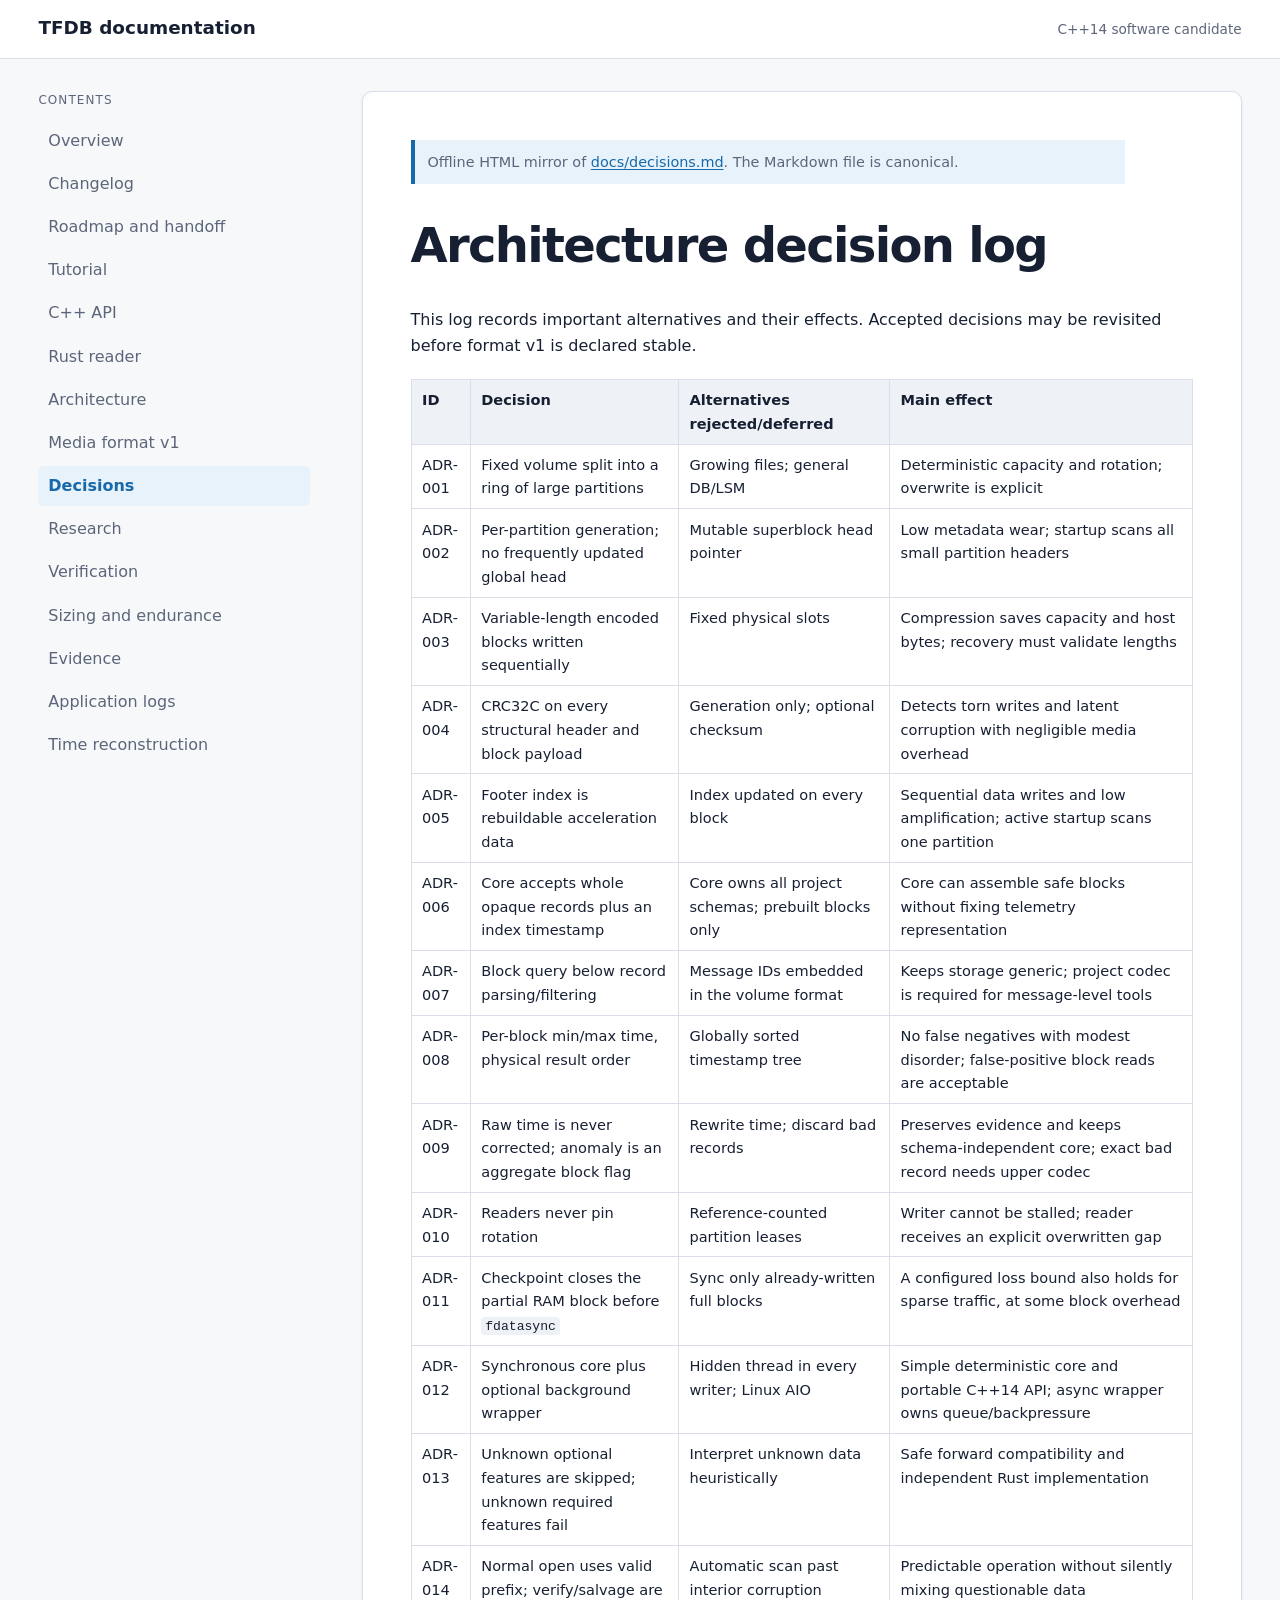
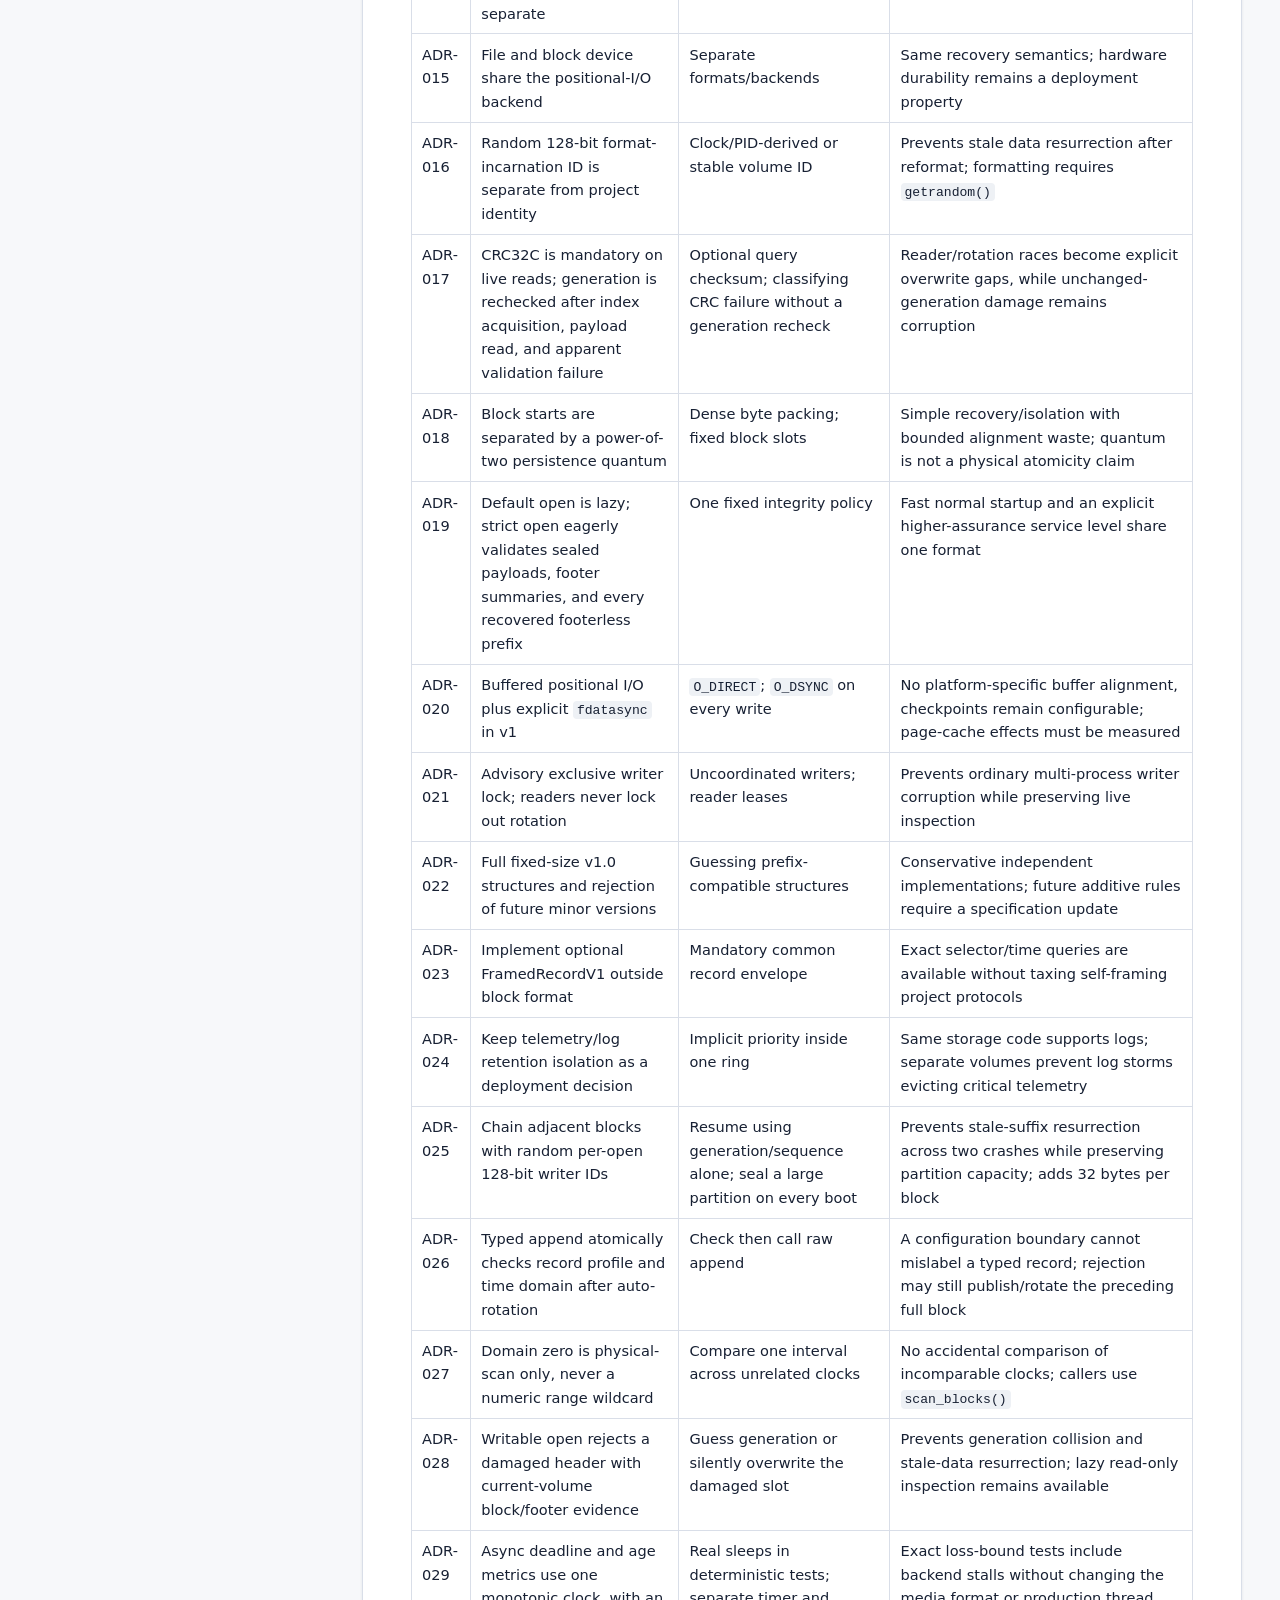
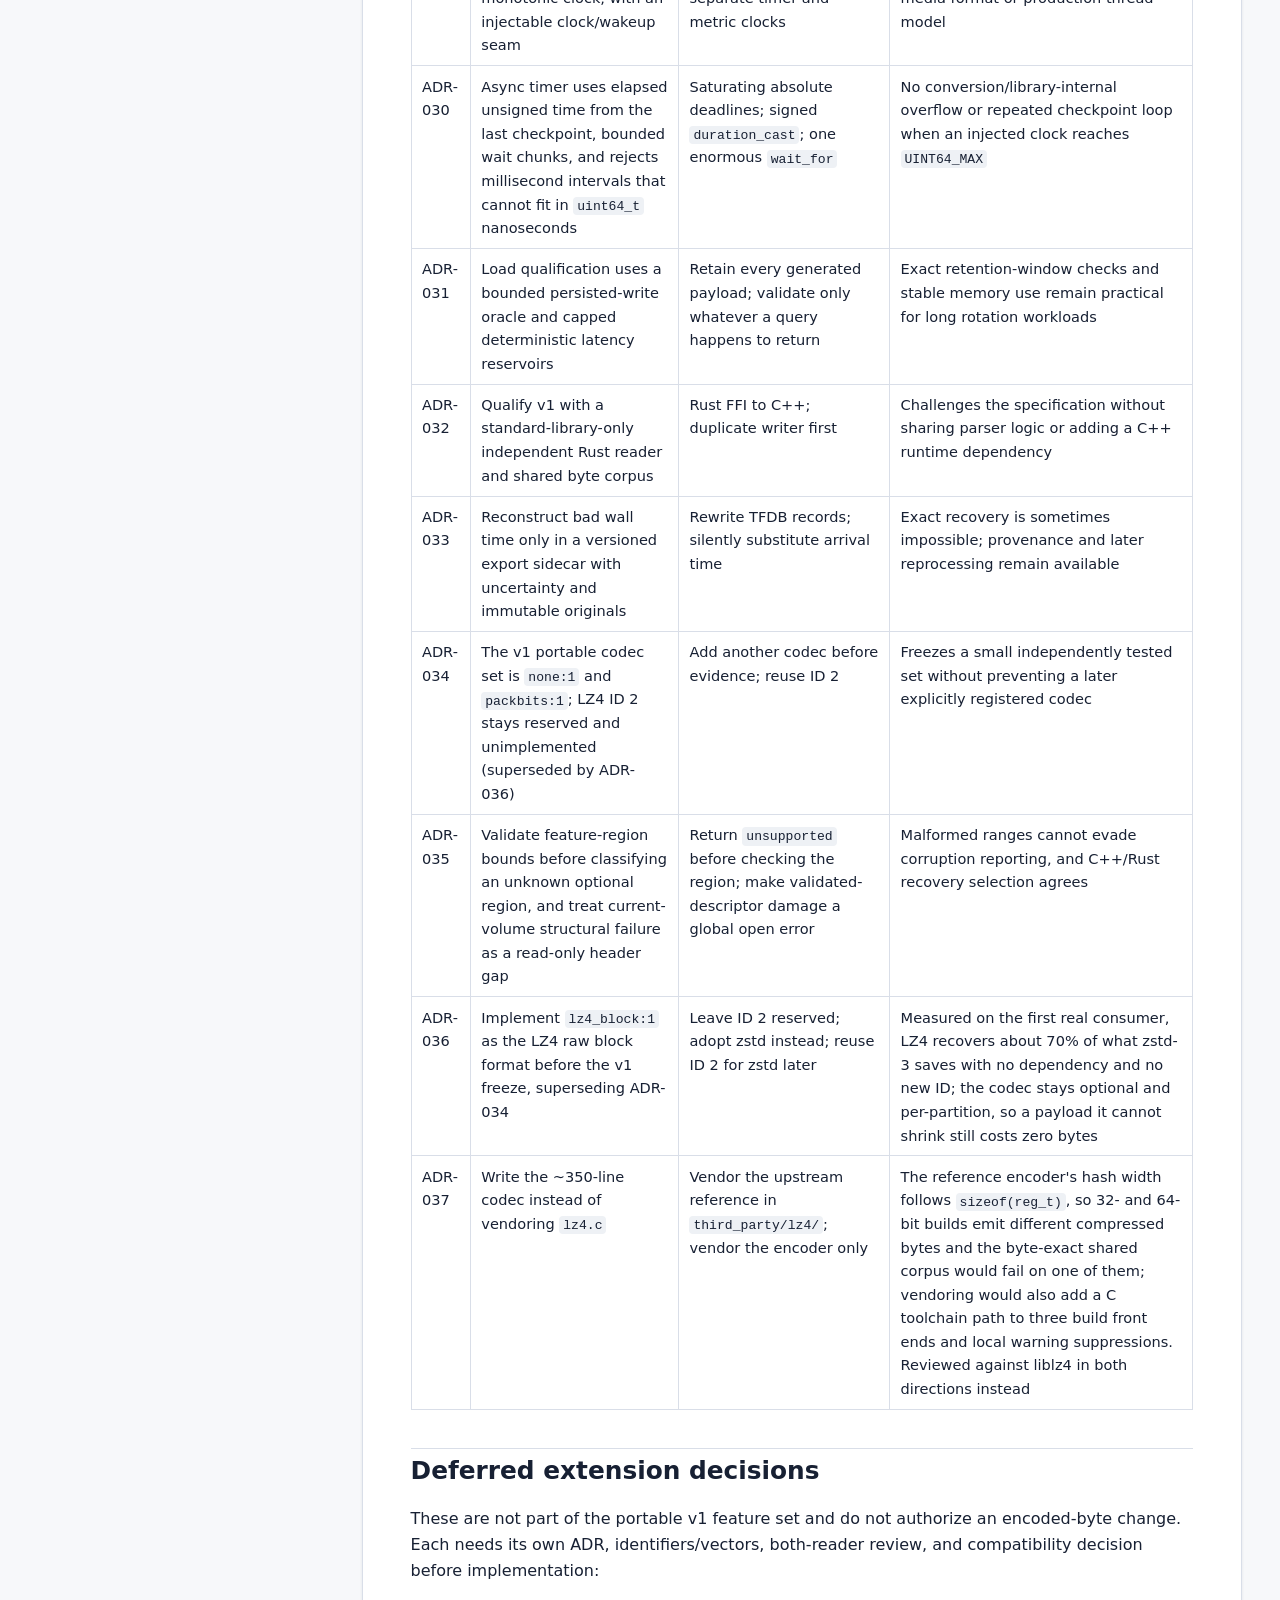
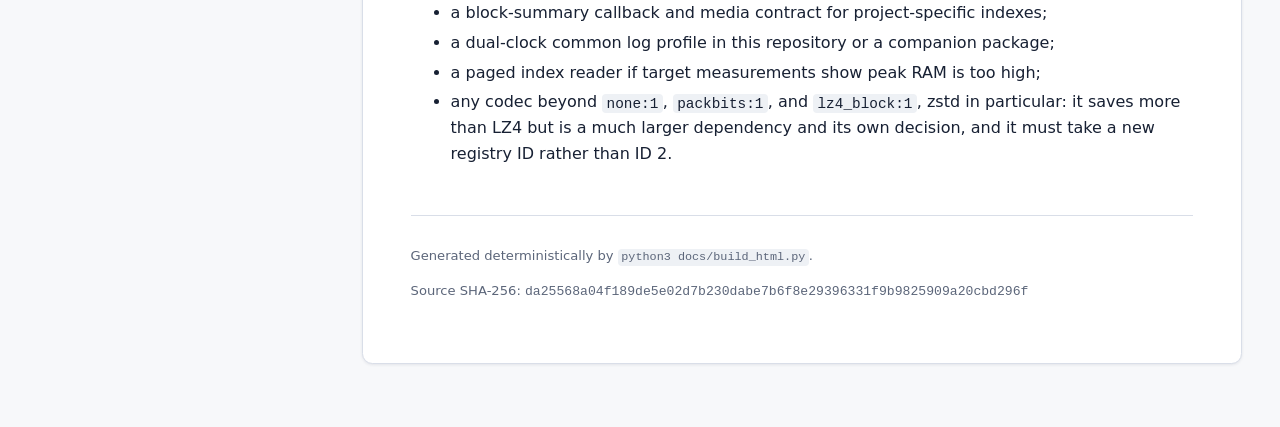
<file: docs/html/decisions.html>
<!doctype html>
<html lang="en">
<head>
  <meta charset="utf-8">
  <meta name="viewport" content="width=device-width, initial-scale=1">
  <meta name="tfdb-source-sha256" content="da25568a04f189de5e02d7b230dabe7b6f8e29396331f9b9825909a20cbd296f">
  <title>Architecture decision log — TFDB</title>
  <link rel="stylesheet" href="style.css">
</head>
<body>
  <a class="skip-link" href="#content">Skip to content</a>
  <header class="site-header">
    <a class="site-title" href="index.html">TFDB documentation</a>
    <span class="site-status">C++14 software candidate</span>
  </header>
  <div class="layout">
    <nav class="sidebar" aria-label="Documentation">
      <p class="sidebar-title">Contents</p>
      <ul>
        <li><a href="index.html">Overview</a></li>
<li><a href="changelog.html">Changelog</a></li>
<li><a href="roadmap.html">Roadmap and handoff</a></li>
<li><a href="tutorial.html">Tutorial</a></li>
<li><a href="api.html">C++ API</a></li>
<li><a href="rust-reader.html">Rust reader</a></li>
<li><a href="architecture.html">Architecture</a></li>
<li><a href="format-v1.html">Media format v1</a></li>
<li><a href="decisions.html" aria-current="page">Decisions</a></li>
<li><a href="research.html">Research</a></li>
<li><a href="testing.html">Verification</a></li>
<li><a href="sizing.html">Sizing and endurance</a></li>
<li><a href="evidence.html">Evidence</a></li>
<li><a href="logs.html">Application logs</a></li>
<li><a href="time-reconstruction.html">Time reconstruction</a></li>
      </ul>
    </nav>
    <main id="content">
      <p class="mirror-note">Offline HTML mirror of <a href="../decisions.md">docs/decisions.md</a>. The Markdown file is canonical.</p>
      <h1 id="architecture-decision-log">Architecture decision log</h1>
<p>This log records important alternatives and their effects. Accepted decisions
may be revisited before format v1 is declared stable.</p>
<div class="table-wrap"><table class="data-table">
<thead>
<tr>
<th scope="col">ID</th>
<th scope="col">Decision</th>
<th scope="col">Alternatives rejected/deferred</th>
<th scope="col">Main effect</th>
</tr>
</thead>
<tbody>
<tr>
<td>ADR-001</td>
<td>Fixed volume split into a ring of large partitions</td>
<td>Growing files; general DB/LSM</td>
<td>Deterministic capacity and rotation; overwrite is explicit</td>
</tr>
<tr>
<td>ADR-002</td>
<td>Per-partition generation; no frequently updated global head</td>
<td>Mutable superblock head pointer</td>
<td>Low metadata wear; startup scans all small partition headers</td>
</tr>
<tr>
<td>ADR-003</td>
<td>Variable-length encoded blocks written sequentially</td>
<td>Fixed physical slots</td>
<td>Compression saves capacity and host bytes; recovery must validate lengths</td>
</tr>
<tr>
<td>ADR-004</td>
<td>CRC32C on every structural header and block payload</td>
<td>Generation only; optional checksum</td>
<td>Detects torn writes and latent corruption with negligible media overhead</td>
</tr>
<tr>
<td>ADR-005</td>
<td>Footer index is rebuildable acceleration data</td>
<td>Index updated on every block</td>
<td>Sequential data writes and low amplification; active startup scans one partition</td>
</tr>
<tr>
<td>ADR-006</td>
<td>Core accepts whole opaque records plus an index timestamp</td>
<td>Core owns all project schemas; prebuilt blocks only</td>
<td>Core can assemble safe blocks without fixing telemetry representation</td>
</tr>
<tr>
<td>ADR-007</td>
<td>Block query below record parsing/filtering</td>
<td>Message IDs embedded in the volume format</td>
<td>Keeps storage generic; project codec is required for message-level tools</td>
</tr>
<tr>
<td>ADR-008</td>
<td>Per-block min/max time, physical result order</td>
<td>Globally sorted timestamp tree</td>
<td>No false negatives with modest disorder; false-positive block reads are acceptable</td>
</tr>
<tr>
<td>ADR-009</td>
<td>Raw time is never corrected; anomaly is an aggregate block flag</td>
<td>Rewrite time; discard bad records</td>
<td>Preserves evidence and keeps schema-independent core; exact bad record needs upper codec</td>
</tr>
<tr>
<td>ADR-010</td>
<td>Readers never pin rotation</td>
<td>Reference-counted partition leases</td>
<td>Writer cannot be stalled; reader receives an explicit overwritten gap</td>
</tr>
<tr>
<td>ADR-011</td>
<td>Checkpoint closes the partial RAM block before <code>fdatasync</code></td>
<td>Sync only already-written full blocks</td>
<td>A configured loss bound also holds for sparse traffic, at some block overhead</td>
</tr>
<tr>
<td>ADR-012</td>
<td>Synchronous core plus optional background wrapper</td>
<td>Hidden thread in every writer; Linux AIO</td>
<td>Simple deterministic core and portable C++14 API; async wrapper owns queue/backpressure</td>
</tr>
<tr>
<td>ADR-013</td>
<td>Unknown optional features are skipped; unknown required features fail</td>
<td>Interpret unknown data heuristically</td>
<td>Safe forward compatibility and independent Rust implementation</td>
</tr>
<tr>
<td>ADR-014</td>
<td>Normal open uses valid prefix; verify/salvage are separate</td>
<td>Automatic scan past interior corruption</td>
<td>Predictable operation without silently mixing questionable data</td>
</tr>
<tr>
<td>ADR-015</td>
<td>File and block device share the positional-I/O backend</td>
<td>Separate formats/backends</td>
<td>Same recovery semantics; hardware durability remains a deployment property</td>
</tr>
<tr>
<td>ADR-016</td>
<td>Random 128-bit format-incarnation ID is separate from project identity</td>
<td>Clock/PID-derived or stable volume ID</td>
<td>Prevents stale data resurrection after reformat; formatting requires <code>getrandom()</code></td>
</tr>
<tr>
<td>ADR-017</td>
<td>CRC32C is mandatory on live reads; generation is rechecked after index acquisition, payload read, and apparent validation failure</td>
<td>Optional query checksum; classifying CRC failure without a generation recheck</td>
<td>Reader/rotation races become explicit overwrite gaps, while unchanged-generation damage remains corruption</td>
</tr>
<tr>
<td>ADR-018</td>
<td>Block starts are separated by a power-of-two persistence quantum</td>
<td>Dense byte packing; fixed block slots</td>
<td>Simple recovery/isolation with bounded alignment waste; quantum is not a physical atomicity claim</td>
</tr>
<tr>
<td>ADR-019</td>
<td>Default open is lazy; strict open eagerly validates sealed payloads, footer summaries, and every recovered footerless prefix</td>
<td>One fixed integrity policy</td>
<td>Fast normal startup and an explicit higher-assurance service level share one format</td>
</tr>
<tr>
<td>ADR-020</td>
<td>Buffered positional I/O plus explicit <code>fdatasync</code> in v1</td>
<td><code>O_DIRECT</code>; <code>O_DSYNC</code> on every write</td>
<td>No platform-specific buffer alignment, checkpoints remain configurable; page-cache effects must be measured</td>
</tr>
<tr>
<td>ADR-021</td>
<td>Advisory exclusive writer lock; readers never lock out rotation</td>
<td>Uncoordinated writers; reader leases</td>
<td>Prevents ordinary multi-process writer corruption while preserving live inspection</td>
</tr>
<tr>
<td>ADR-022</td>
<td>Full fixed-size v1.0 structures and rejection of future minor versions</td>
<td>Guessing prefix-compatible structures</td>
<td>Conservative independent implementations; future additive rules require a specification update</td>
</tr>
<tr>
<td>ADR-023</td>
<td>Implement optional FramedRecordV1 outside block format</td>
<td>Mandatory common record envelope</td>
<td>Exact selector/time queries are available without taxing self-framing project protocols</td>
</tr>
<tr>
<td>ADR-024</td>
<td>Keep telemetry/log retention isolation as a deployment decision</td>
<td>Implicit priority inside one ring</td>
<td>Same storage code supports logs; separate volumes prevent log storms evicting critical telemetry</td>
</tr>
<tr>
<td>ADR-025</td>
<td>Chain adjacent blocks with random per-open 128-bit writer IDs</td>
<td>Resume using generation/sequence alone; seal a large partition on every boot</td>
<td>Prevents stale-suffix resurrection across two crashes while preserving partition capacity; adds 32 bytes per block</td>
</tr>
<tr>
<td>ADR-026</td>
<td>Typed append atomically checks record profile and time domain after auto-rotation</td>
<td>Check then call raw append</td>
<td>A configuration boundary cannot mislabel a typed record; rejection may still publish/rotate the preceding full block</td>
</tr>
<tr>
<td>ADR-027</td>
<td>Domain zero is physical-scan only, never a numeric range wildcard</td>
<td>Compare one interval across unrelated clocks</td>
<td>No accidental comparison of incomparable clocks; callers use <code>scan_blocks()</code></td>
</tr>
<tr>
<td>ADR-028</td>
<td>Writable open rejects a damaged header with current-volume block/footer evidence</td>
<td>Guess generation or silently overwrite the damaged slot</td>
<td>Prevents generation collision and stale-data resurrection; lazy read-only inspection remains available</td>
</tr>
<tr>
<td>ADR-029</td>
<td>Async deadline and age metrics use one monotonic clock, with an injectable clock/wakeup seam</td>
<td>Real sleeps in deterministic tests; separate timer and metric clocks</td>
<td>Exact loss-bound tests include backend stalls without changing the media format or production thread model</td>
</tr>
<tr>
<td>ADR-030</td>
<td>Async timer uses elapsed unsigned time from the last checkpoint, bounded wait chunks, and rejects millisecond intervals that cannot fit in <code>uint64_t</code> nanoseconds</td>
<td>Saturating absolute deadlines; signed <code>duration_cast</code>; one enormous <code>wait_for</code></td>
<td>No conversion/library-internal overflow or repeated checkpoint loop when an injected clock reaches <code>UINT64_MAX</code></td>
</tr>
<tr>
<td>ADR-031</td>
<td>Load qualification uses a bounded persisted-write oracle and capped deterministic latency reservoirs</td>
<td>Retain every generated payload; validate only whatever a query happens to return</td>
<td>Exact retention-window checks and stable memory use remain practical for long rotation workloads</td>
</tr>
<tr>
<td>ADR-032</td>
<td>Qualify v1 with a standard-library-only independent Rust reader and shared byte corpus</td>
<td>Rust FFI to C++; duplicate writer first</td>
<td>Challenges the specification without sharing parser logic or adding a C++ runtime dependency</td>
</tr>
<tr>
<td>ADR-033</td>
<td>Reconstruct bad wall time only in a versioned export sidecar with uncertainty and immutable originals</td>
<td>Rewrite TFDB records; silently substitute arrival time</td>
<td>Exact recovery is sometimes impossible; provenance and later reprocessing remain available</td>
</tr>
<tr>
<td>ADR-034</td>
<td>The v1 portable codec set is <code>none:1</code> and <code>packbits:1</code>; LZ4 ID 2 stays reserved and unimplemented (superseded by ADR-036)</td>
<td>Add another codec before evidence; reuse ID 2</td>
<td>Freezes a small independently tested set without preventing a later explicitly registered codec</td>
</tr>
<tr>
<td>ADR-035</td>
<td>Validate feature-region bounds before classifying an unknown optional region, and treat current-volume structural failure as a read-only header gap</td>
<td>Return <code>unsupported</code> before checking the region; make validated-descriptor damage a global open error</td>
<td>Malformed ranges cannot evade corruption reporting, and C++/Rust recovery selection agrees</td>
</tr>
<tr>
<td>ADR-036</td>
<td>Implement <code>lz4_block:1</code> as the LZ4 raw block format before the v1 freeze, superseding ADR-034</td>
<td>Leave ID 2 reserved; adopt zstd instead; reuse ID 2 for zstd later</td>
<td>Measured on the first real consumer, LZ4 recovers about 70% of what zstd-3 saves with no dependency and no new ID; the codec stays optional and per-partition, so a payload it cannot shrink still costs zero bytes</td>
</tr>
<tr>
<td>ADR-037</td>
<td>Write the ~350-line codec instead of vendoring <code>lz4.c</code></td>
<td>Vendor the upstream reference in <code>third_party/lz4/</code>; vendor the encoder only</td>
<td>The reference encoder's hash width follows <code>sizeof(reg_t)</code>, so 32- and 64-bit builds emit different compressed bytes and the byte-exact shared corpus would fail on one of them; vendoring would also add a C toolchain path to three build front ends and local warning suppressions. Reviewed against liblz4 in both directions instead</td>
</tr>
</tbody>
</table></div>
<h2 id="deferred-extension-decisions">Deferred extension decisions</h2>
<p>These are not part of the portable v1 feature set and do not authorize an
encoded-byte change. Each needs its own ADR, identifiers/vectors, both-reader
review, and compatibility decision before implementation:</p>
<ul>
<li>a block-summary callback and media contract for project-specific indexes;</li>
<li>a dual-clock common log profile in this repository or a companion package;</li>
<li>a paged index reader if target measurements show peak RAM is too high;</li>
<li>any codec beyond <code>none:1</code>, <code>packbits:1</code>, and <code>lz4_block:1</code>, zstd in
particular: it saves more than LZ4 but is a much larger dependency and its
own decision, and it must take a new registry ID rather than ID 2.</li>
</ul>

      <footer class="page-footer">
        <p>Generated deterministically by <code>python3 docs/build_html.py</code>.</p>
        <p>Source SHA-256: <span class="source-hash">da25568a04f189de5e02d7b230dabe7b6f8e29396331f9b9825909a20cbd296f</span></p>
      </footer>
    </main>
  </div>
</body>
</html>
</file>
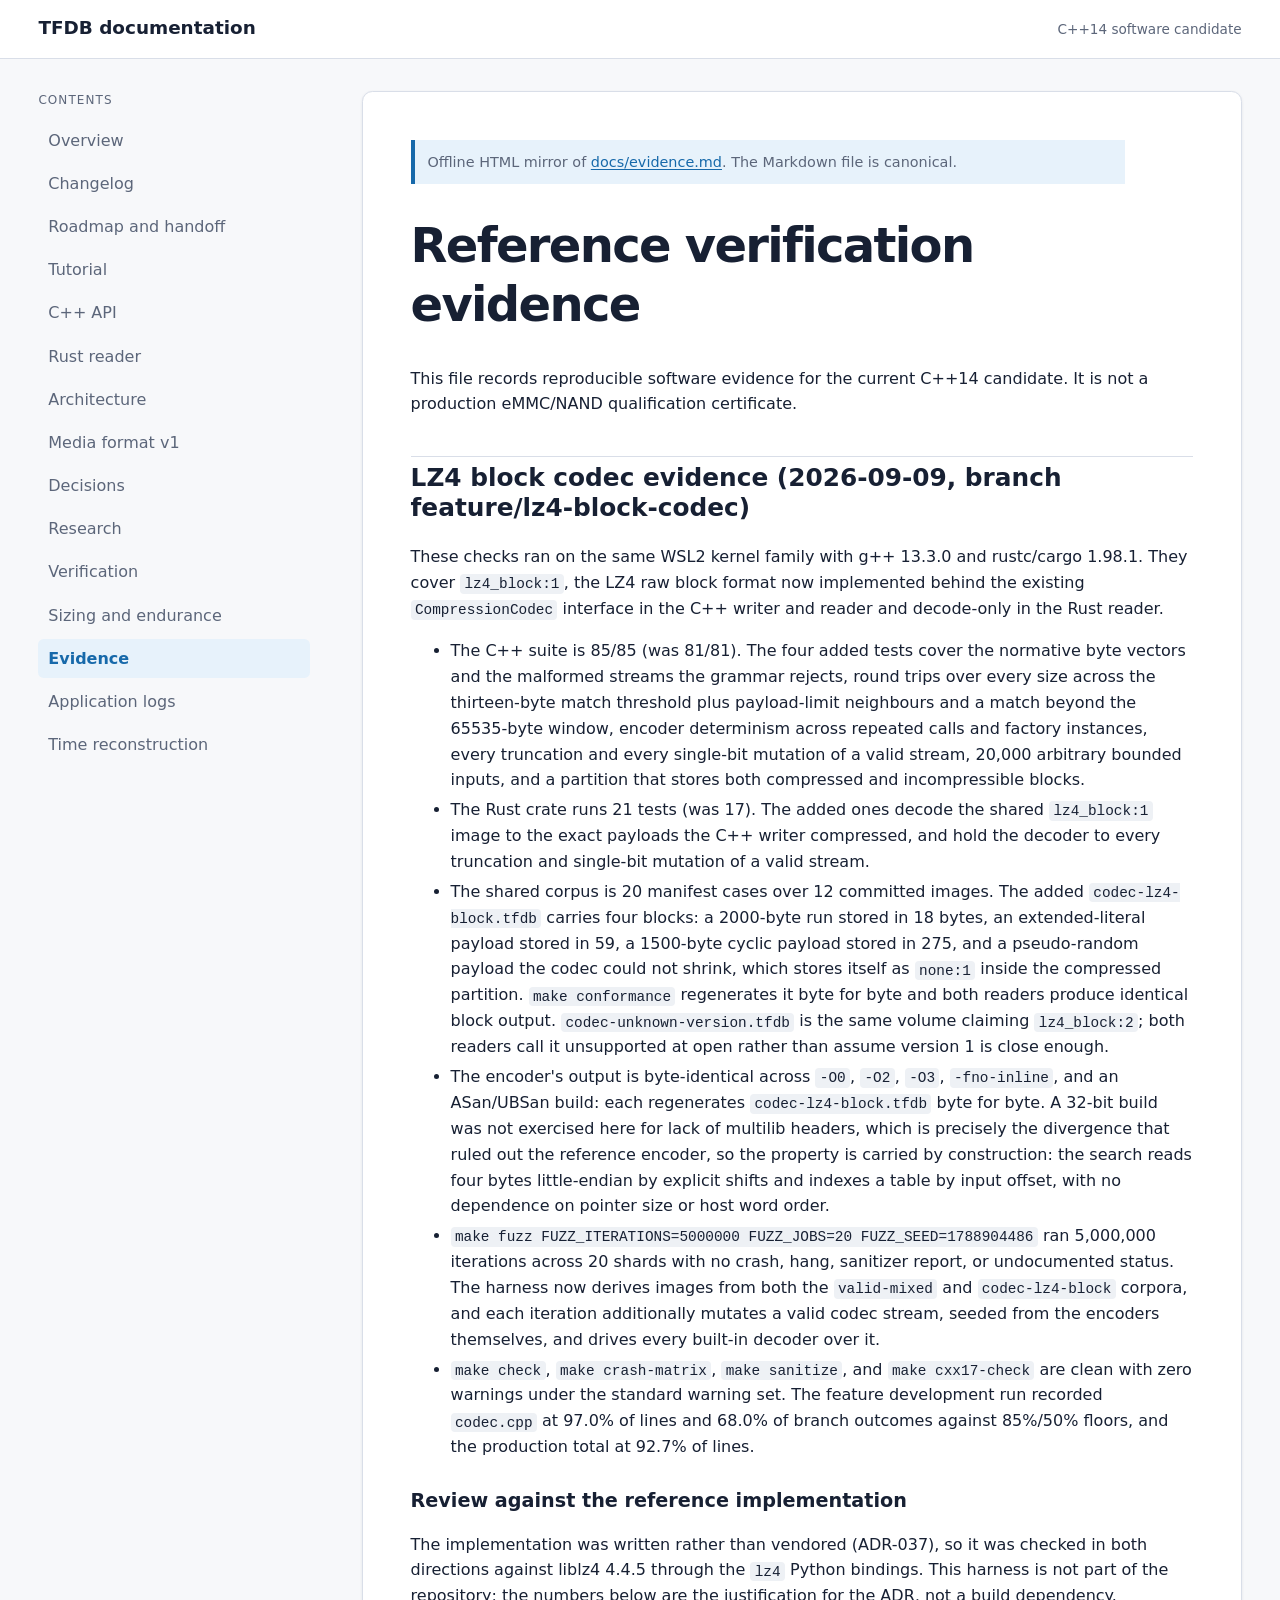
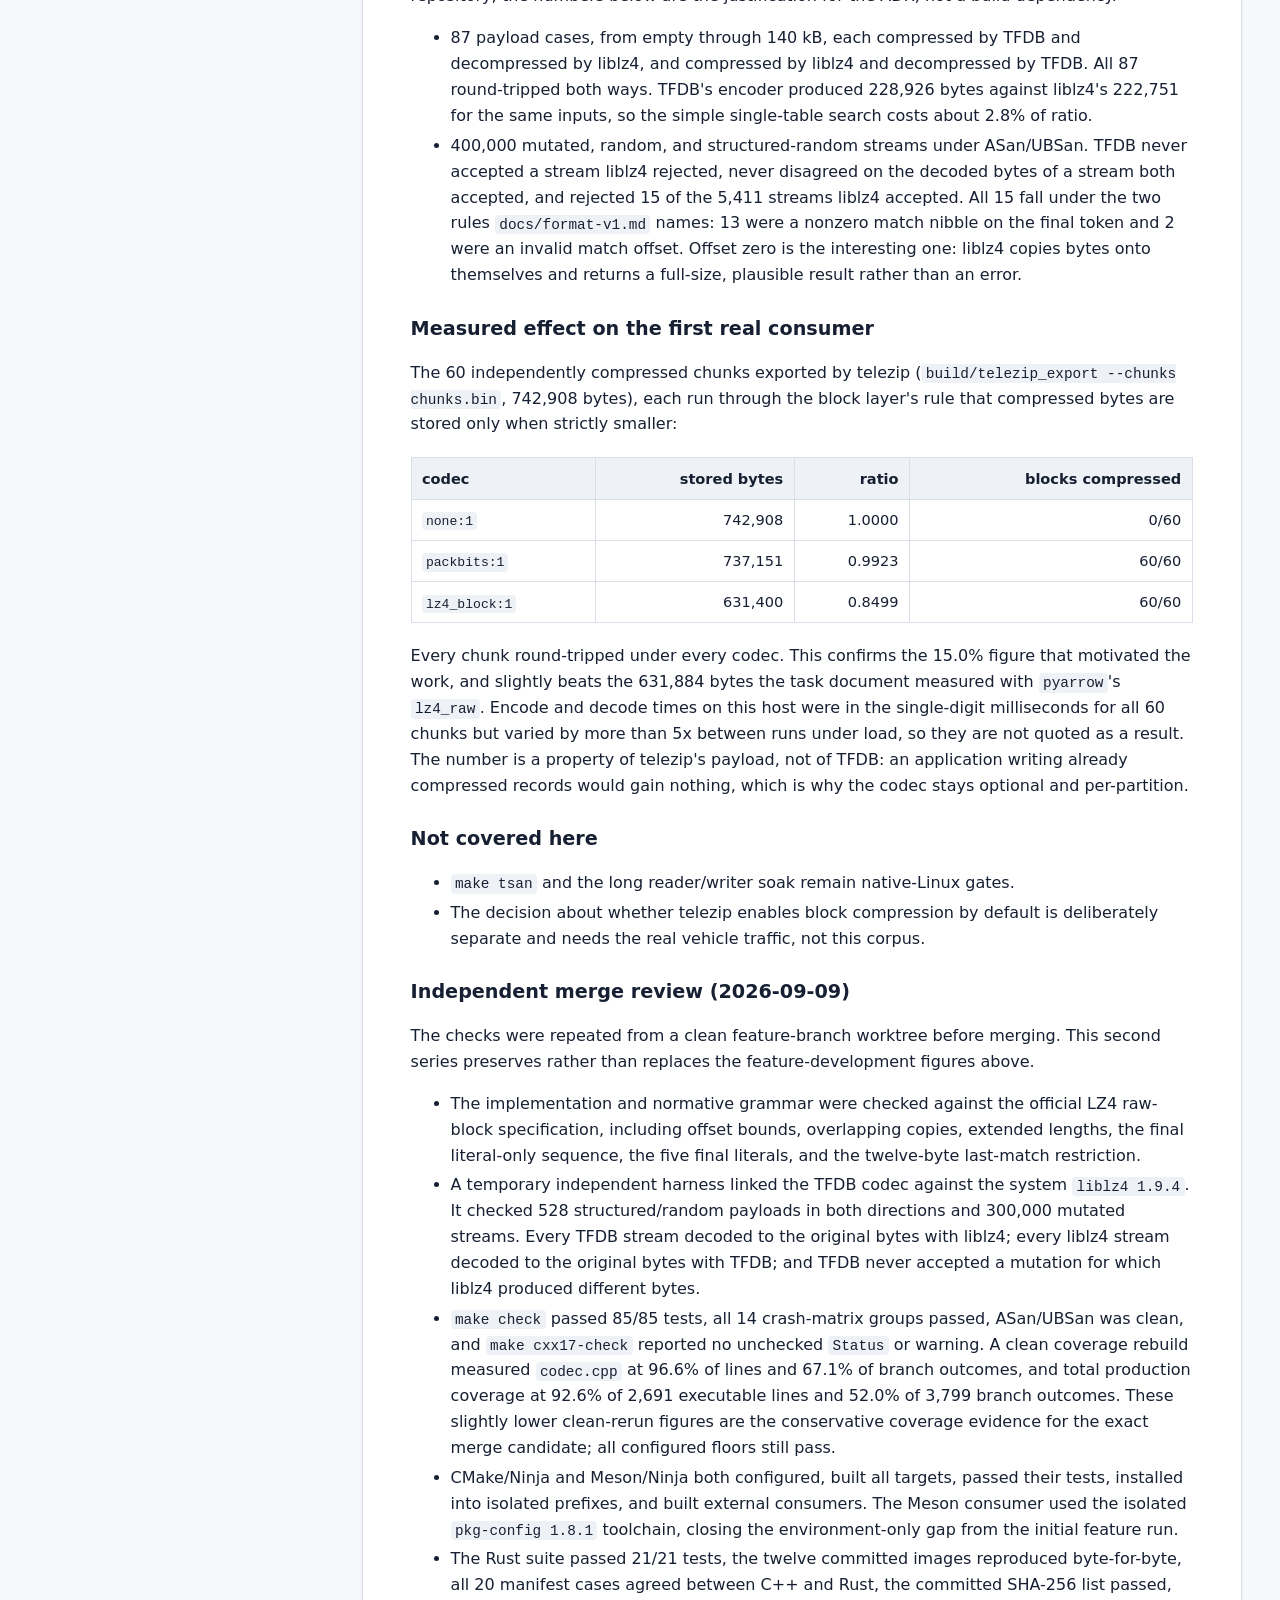
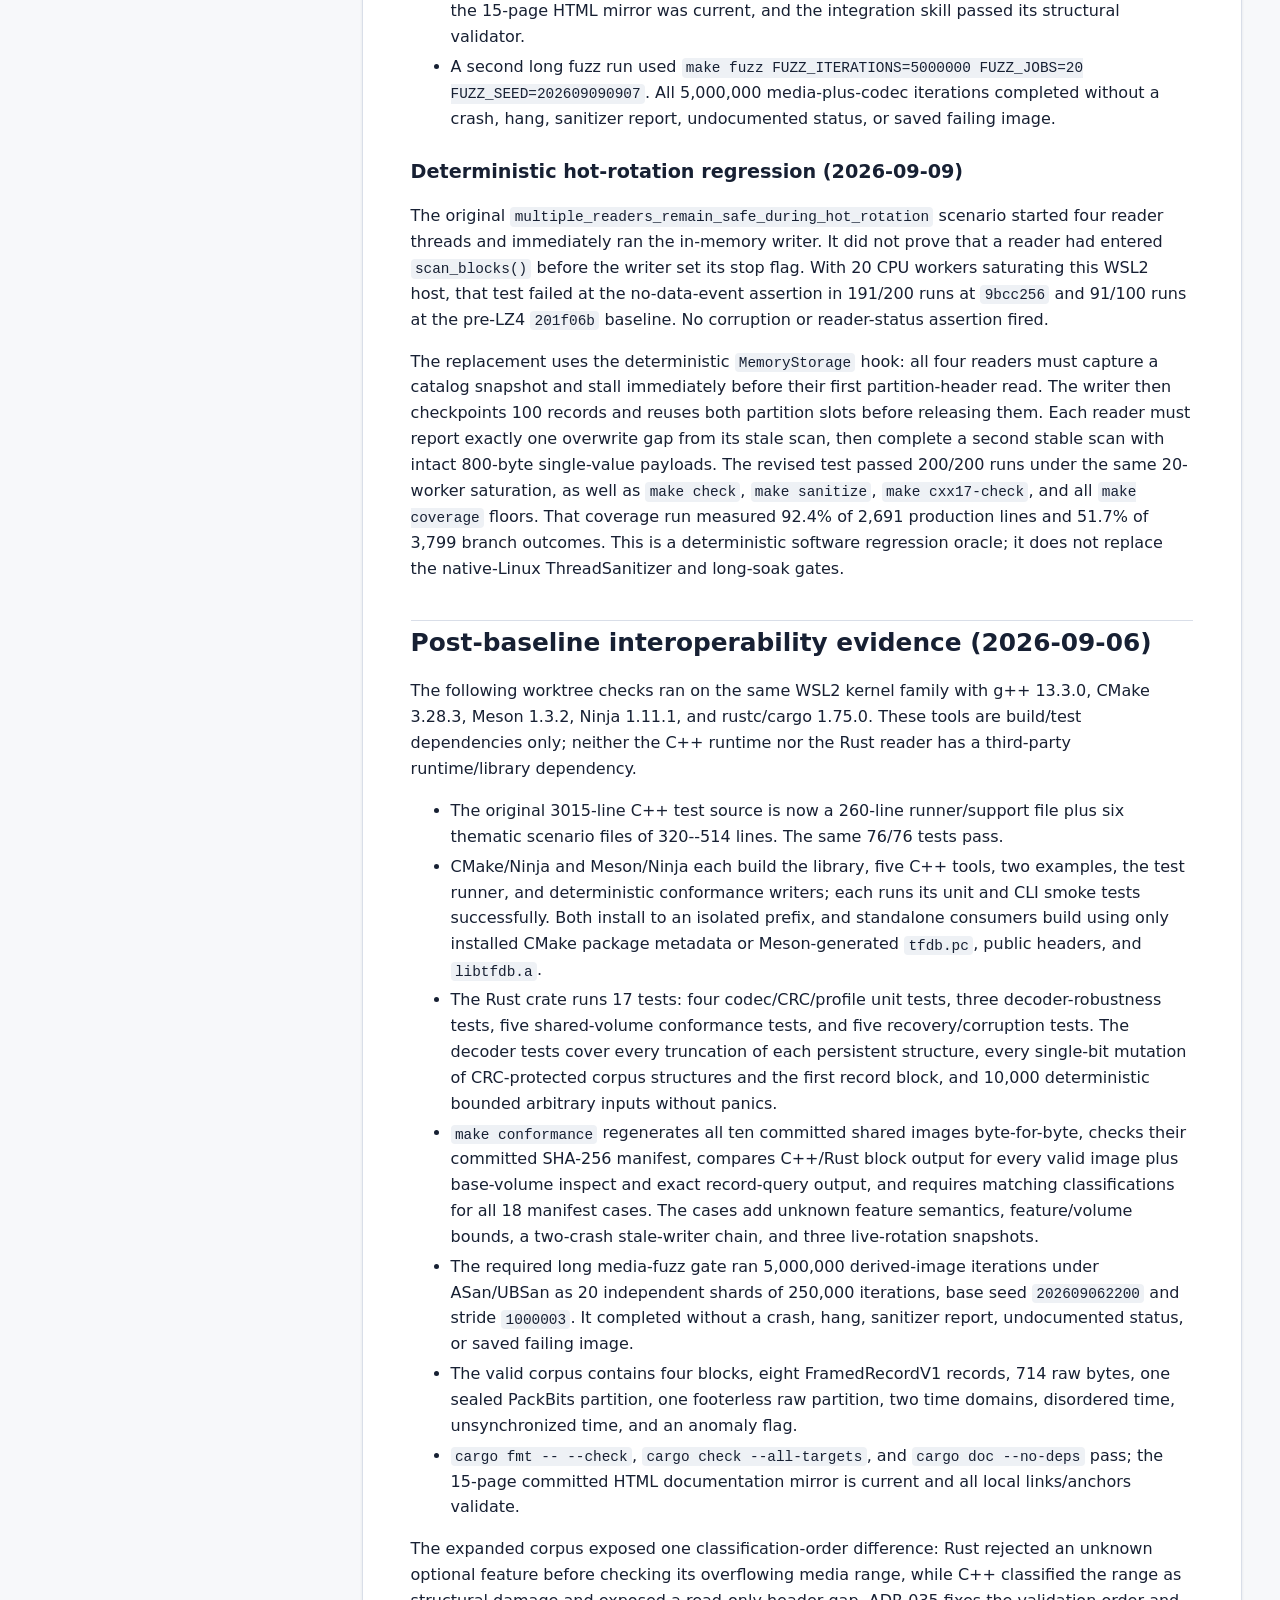
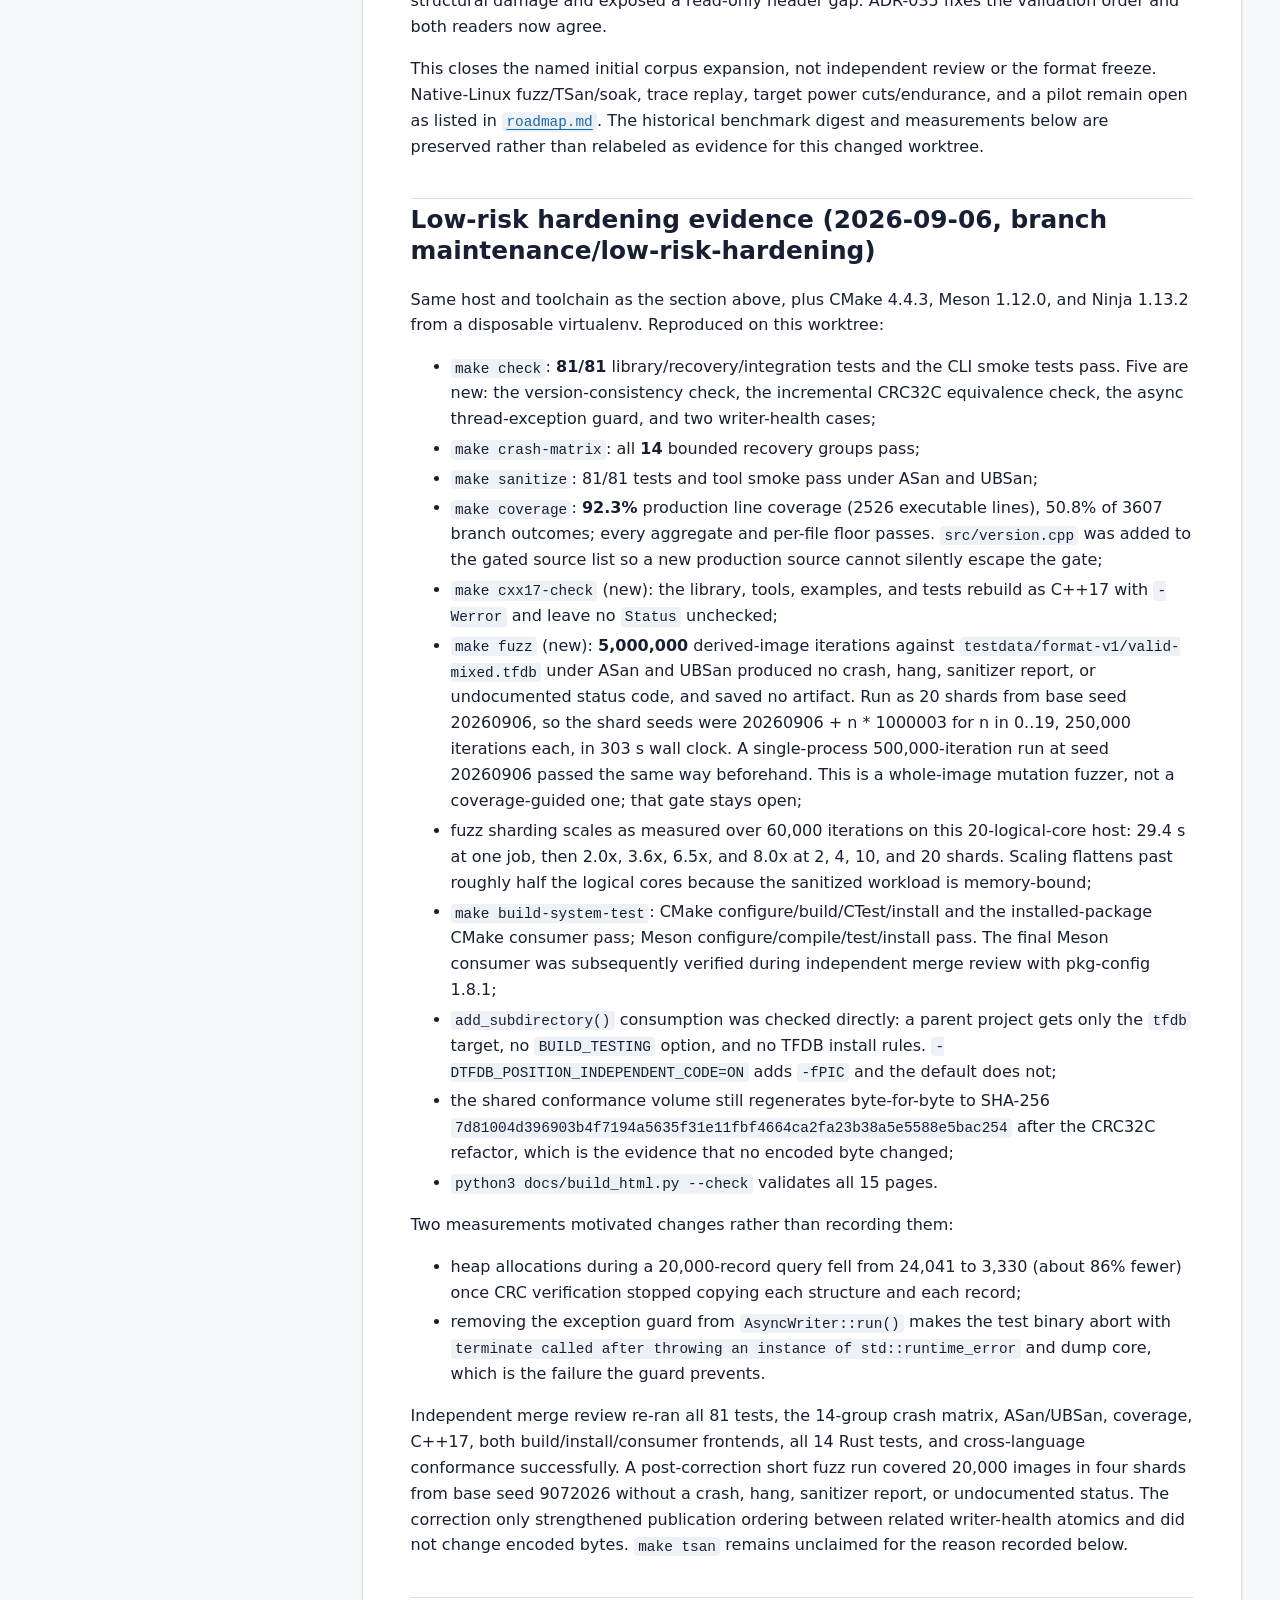
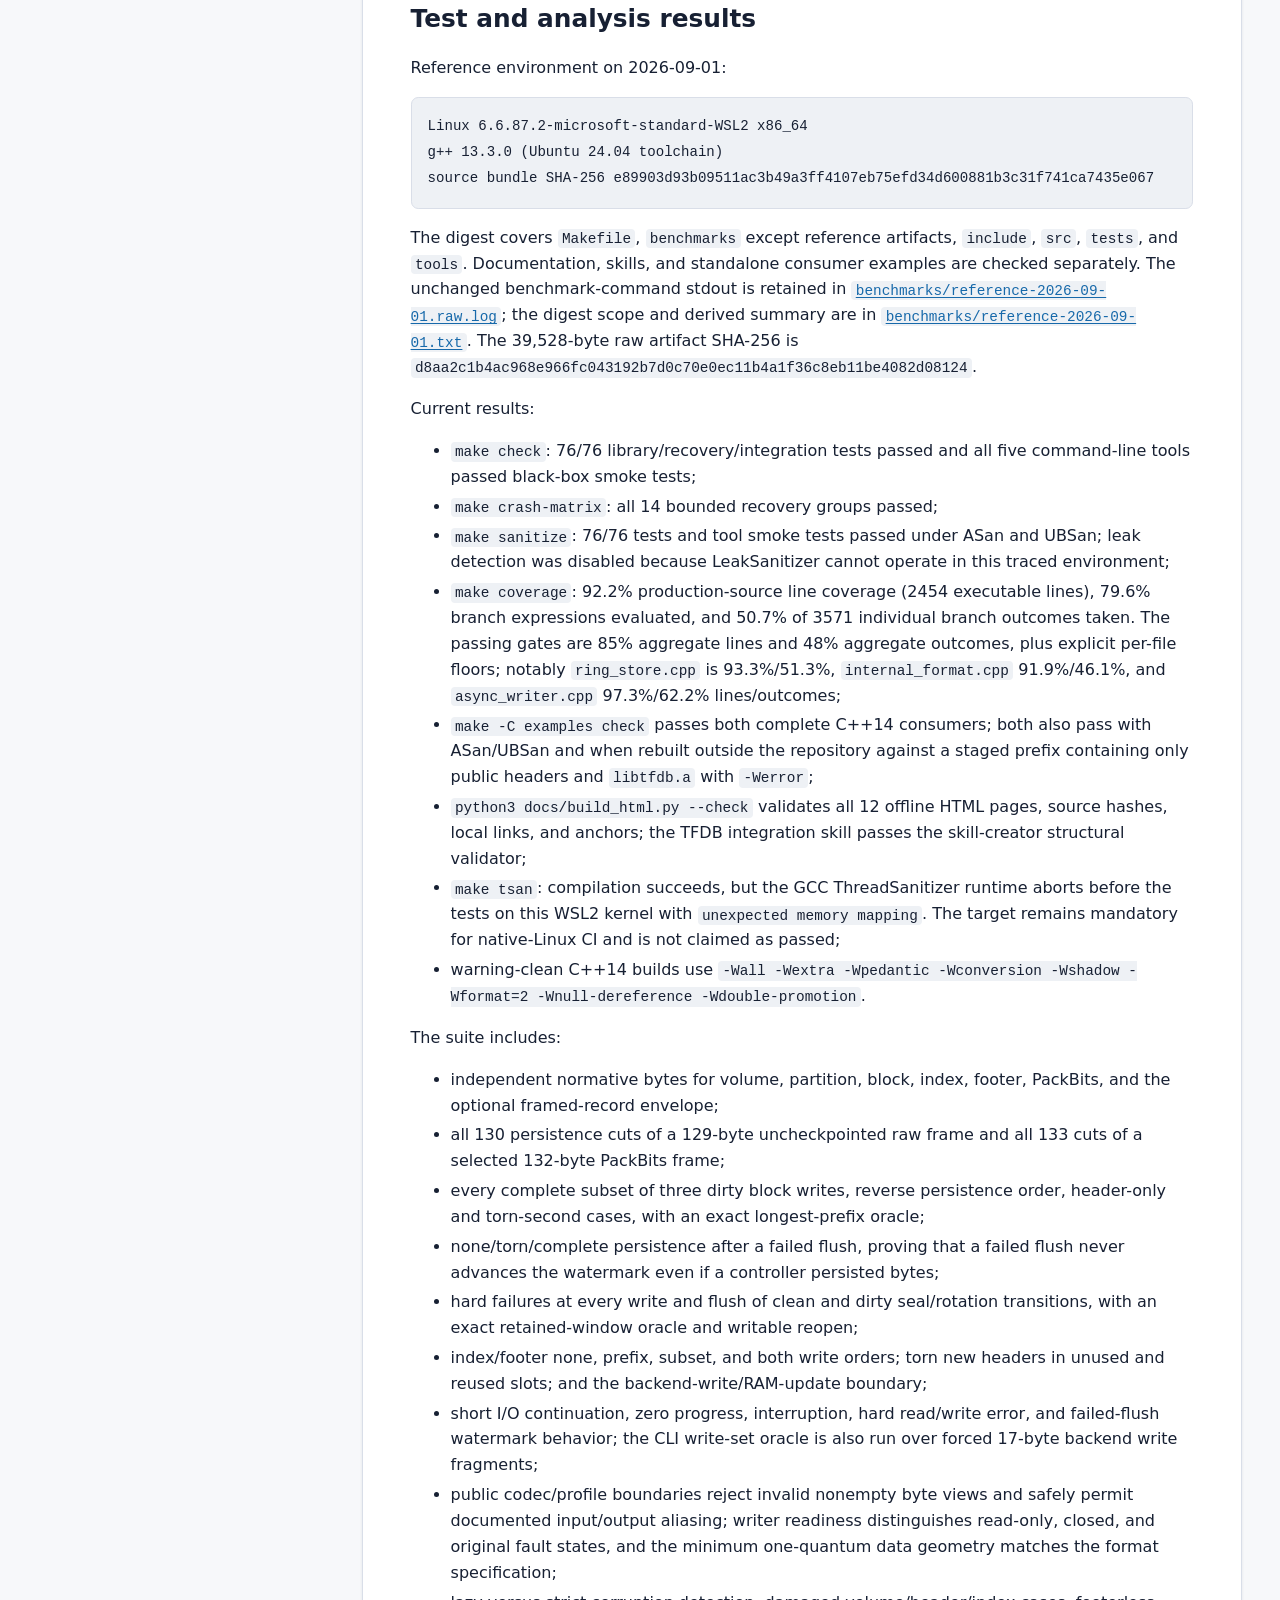
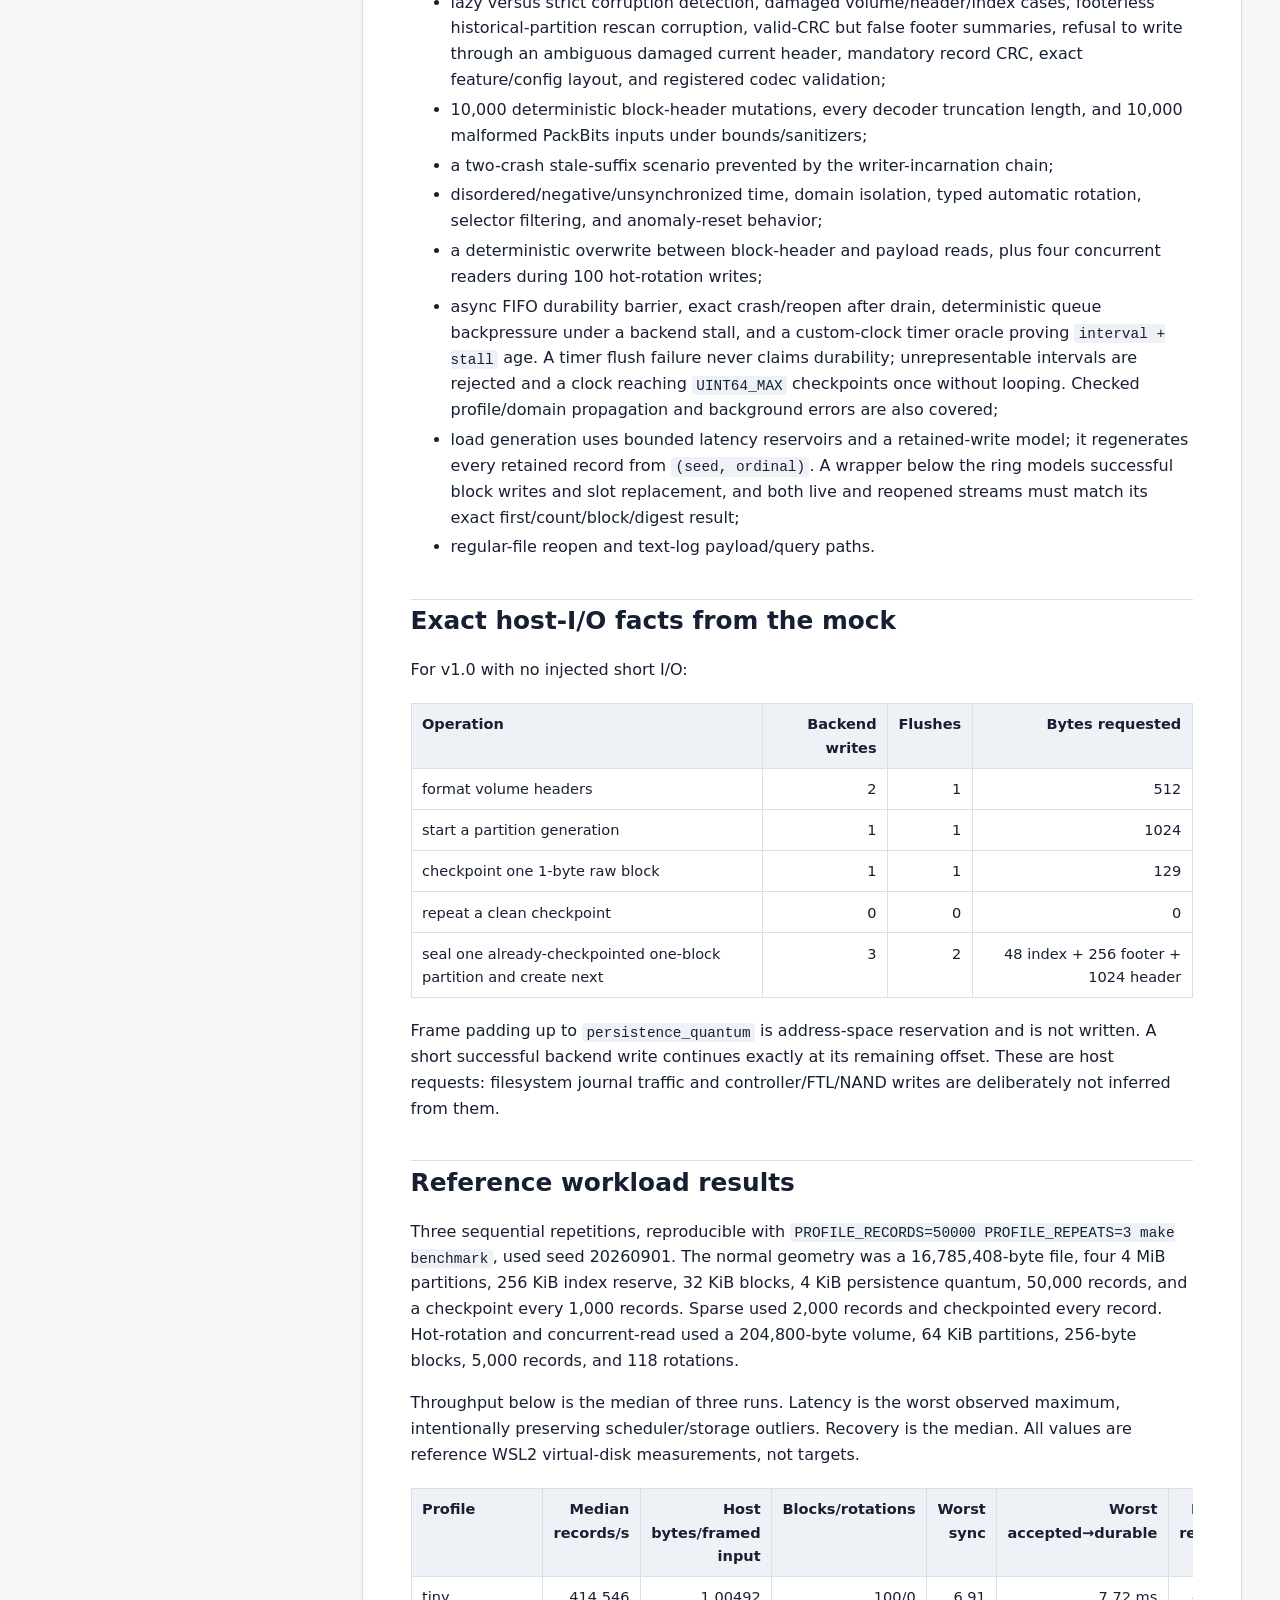
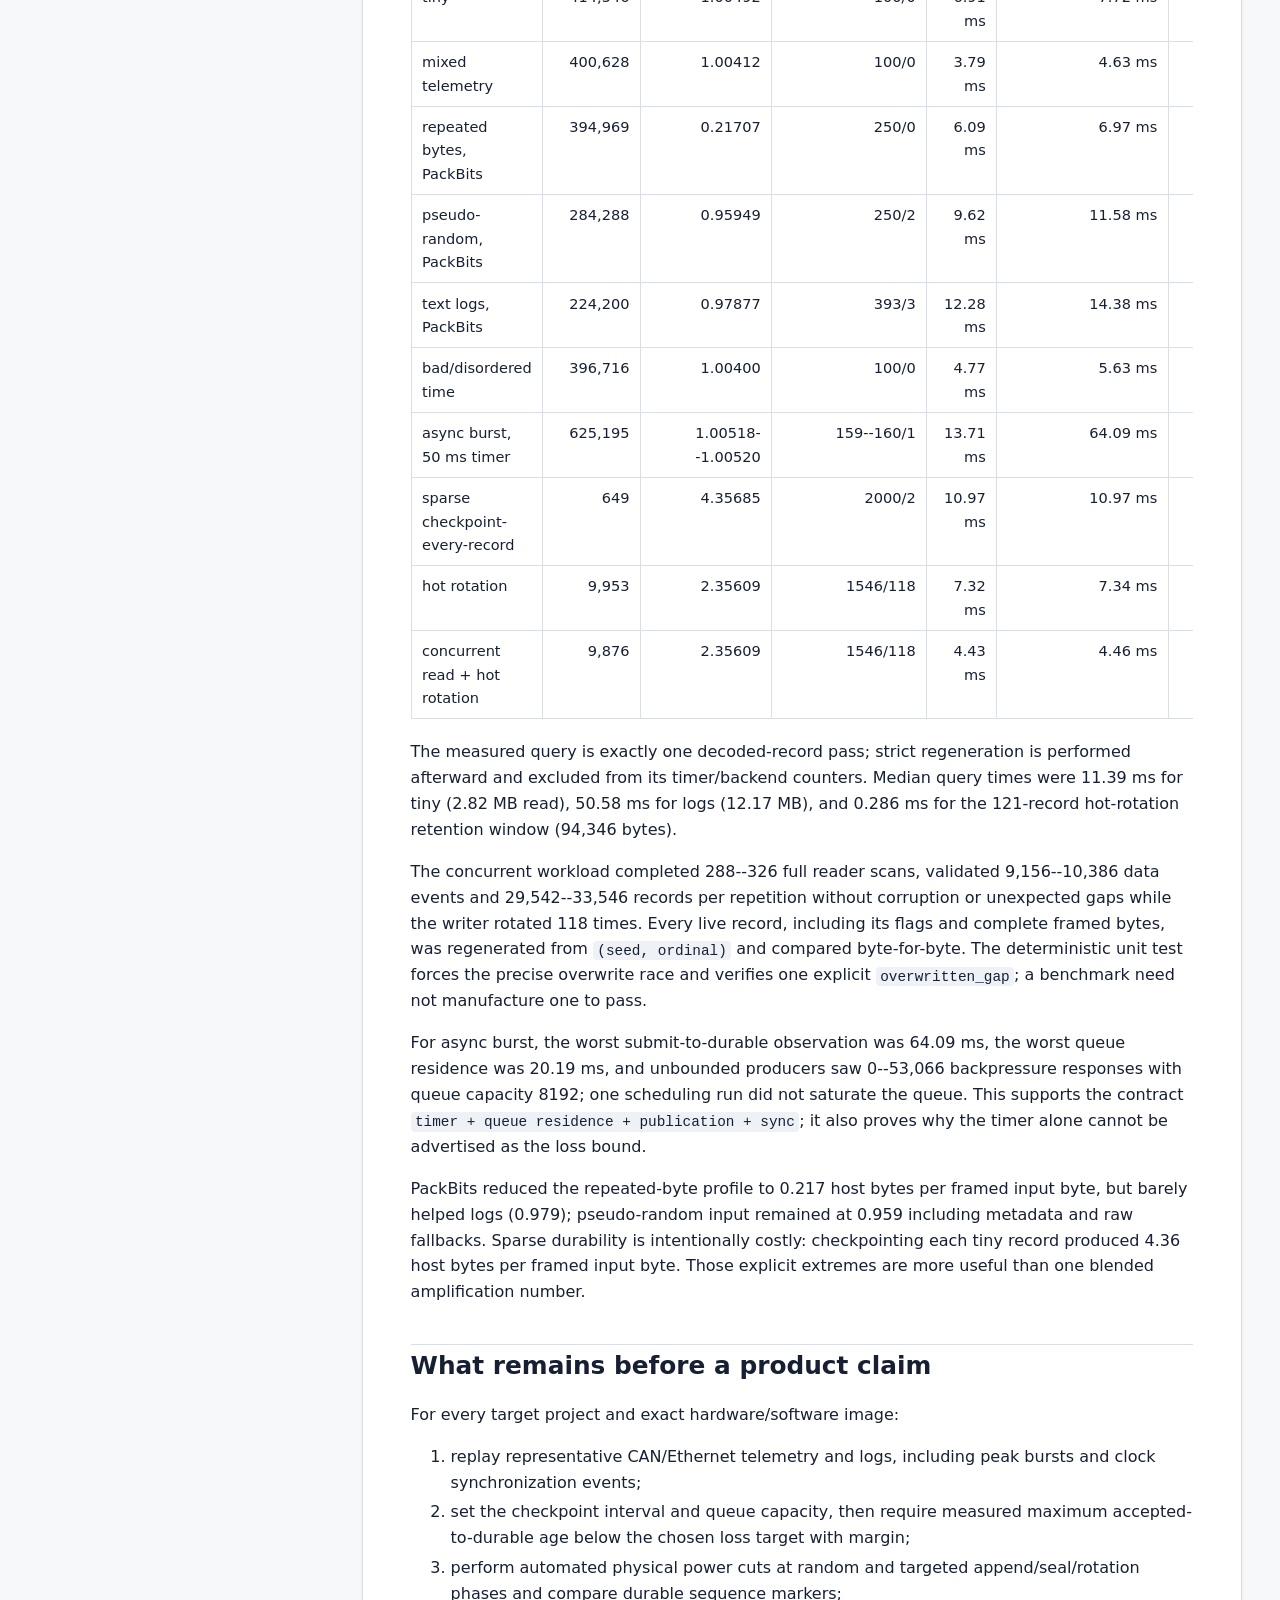
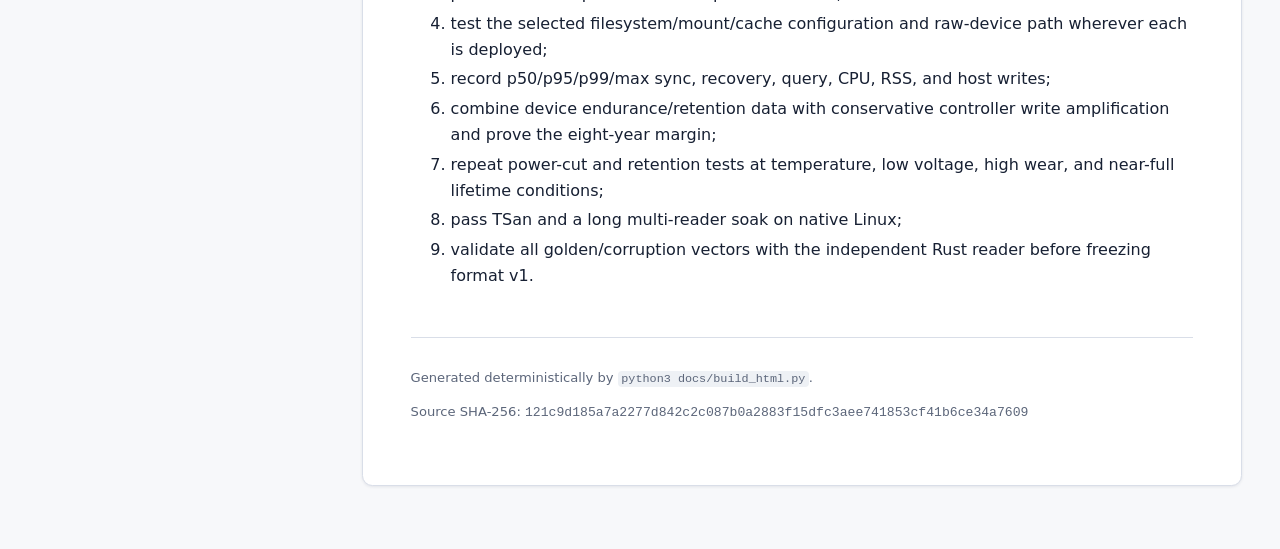
<file: docs/html/evidence.html>
<!doctype html>
<html lang="en">
<head>
  <meta charset="utf-8">
  <meta name="viewport" content="width=device-width, initial-scale=1">
  <meta name="tfdb-source-sha256" content="121c9d185a7a2277d842c2c087b0a2883f15dfc3aee741853cf41b6ce34a7609">
  <title>Reference verification evidence — TFDB</title>
  <link rel="stylesheet" href="style.css">
</head>
<body>
  <a class="skip-link" href="#content">Skip to content</a>
  <header class="site-header">
    <a class="site-title" href="index.html">TFDB documentation</a>
    <span class="site-status">C++14 software candidate</span>
  </header>
  <div class="layout">
    <nav class="sidebar" aria-label="Documentation">
      <p class="sidebar-title">Contents</p>
      <ul>
        <li><a href="index.html">Overview</a></li>
<li><a href="changelog.html">Changelog</a></li>
<li><a href="roadmap.html">Roadmap and handoff</a></li>
<li><a href="tutorial.html">Tutorial</a></li>
<li><a href="api.html">C++ API</a></li>
<li><a href="rust-reader.html">Rust reader</a></li>
<li><a href="architecture.html">Architecture</a></li>
<li><a href="format-v1.html">Media format v1</a></li>
<li><a href="decisions.html">Decisions</a></li>
<li><a href="research.html">Research</a></li>
<li><a href="testing.html">Verification</a></li>
<li><a href="sizing.html">Sizing and endurance</a></li>
<li><a href="evidence.html" aria-current="page">Evidence</a></li>
<li><a href="logs.html">Application logs</a></li>
<li><a href="time-reconstruction.html">Time reconstruction</a></li>
      </ul>
    </nav>
    <main id="content">
      <p class="mirror-note">Offline HTML mirror of <a href="../evidence.md">docs/evidence.md</a>. The Markdown file is canonical.</p>
      <h1 id="reference-verification-evidence">Reference verification evidence</h1>
<p>This file records reproducible software evidence for the current C++14
candidate. It is not a production eMMC/NAND qualification certificate.</p>
<h2 id="lz4-block-codec-evidence-2026-09-09-branch-feature-lz4-block-codec">LZ4 block codec evidence (2026-09-09, branch feature/lz4-block-codec)</h2>
<p>These checks ran on the same WSL2 kernel family with g++ 13.3.0 and
rustc/cargo 1.98.1. They cover <code>lz4_block:1</code>, the LZ4 raw block format now
implemented behind the existing <code>CompressionCodec</code> interface in the C++ writer
and reader and decode-only in the Rust reader.</p>
<ul>
<li>The C++ suite is 85/85 (was 81/81). The four added tests cover the normative
byte vectors and the malformed streams the grammar rejects, round trips over
every size across the thirteen-byte match threshold plus payload-limit
neighbours and a match beyond the 65535-byte window, encoder determinism
across repeated calls and factory instances, every truncation and every
single-bit mutation of a valid stream, 20,000 arbitrary bounded inputs, and a
partition that stores both compressed and incompressible blocks.</li>
<li>The Rust crate runs 21 tests (was 17). The added ones decode the shared
<code>lz4_block:1</code> image to the exact payloads the C++ writer compressed, and hold
the decoder to every truncation and single-bit mutation of a valid stream.</li>
<li>The shared corpus is 20 manifest cases over 12 committed images. The added
<code>codec-lz4-block.tfdb</code> carries four blocks: a 2000-byte run stored in 18
bytes, an extended-literal payload stored in 59, a 1500-byte cyclic payload
stored in 275, and a pseudo-random payload the codec could not shrink, which
stores itself as <code>none:1</code> inside the compressed partition. <code>make conformance</code>
regenerates it byte for byte and both readers produce identical block output.
<code>codec-unknown-version.tfdb</code> is the same volume claiming <code>lz4_block:2</code>; both
readers call it unsupported at open rather than assume version 1 is close
enough.</li>
<li>The encoder's output is byte-identical across <code>-O0</code>, <code>-O2</code>, <code>-O3</code>,
<code>-fno-inline</code>, and an ASan/UBSan build: each regenerates
<code>codec-lz4-block.tfdb</code> byte for byte. A 32-bit build was not exercised here
for lack of multilib headers, which is precisely the divergence that ruled
out the reference encoder, so the property is carried by construction: the
search reads four bytes little-endian by explicit shifts and indexes a table
by input offset, with no dependence on pointer size or host word order.</li>
<li><code>make fuzz FUZZ_ITERATIONS=5000000 FUZZ_JOBS=20 FUZZ_SEED=1788904486</code> ran
5,000,000 iterations across 20 shards with no crash, hang, sanitizer report,
or undocumented status. The harness now derives images from both the
<code>valid-mixed</code> and <code>codec-lz4-block</code> corpora, and each iteration additionally
mutates a valid codec stream, seeded from the encoders themselves, and drives
every built-in decoder over it.</li>
<li><code>make check</code>, <code>make crash-matrix</code>, <code>make sanitize</code>, and <code>make cxx17-check</code>
are clean with zero warnings under the standard warning set. The feature
development run recorded <code>codec.cpp</code> at 97.0% of lines and 68.0% of branch
outcomes against 85%/50% floors, and the production total at 92.7% of lines.</li>
</ul>
<h3 id="review-against-the-reference-implementation">Review against the reference implementation</h3>
<p>The implementation was written rather than vendored (ADR-037), so it was
checked in both directions against liblz4 4.4.5 through the <code>lz4</code> Python
bindings. This harness is not part of the repository; the numbers below are the
justification for the ADR, not a build dependency.</p>
<ul>
<li>87 payload cases, from empty through 140 kB, each compressed by TFDB and
decompressed by liblz4, and compressed by liblz4 and decompressed by TFDB.
All 87 round-tripped both ways. TFDB's encoder produced 228,926 bytes against
liblz4's 222,751 for the same inputs, so the simple single-table search costs
about 2.8% of ratio.</li>
<li>400,000 mutated, random, and structured-random streams under ASan/UBSan.
TFDB never accepted a stream liblz4 rejected, never disagreed on the decoded
bytes of a stream both accepted, and rejected 15 of the 5,411 streams liblz4
accepted. All 15 fall under the two rules <code>docs/format-v1.md</code> names: 13 were
a nonzero match nibble on the final token and 2 were an invalid match offset.
Offset zero is the interesting one: liblz4 copies bytes onto themselves and
returns a full-size, plausible result rather than an error.</li>
</ul>
<h3 id="measured-effect-on-the-first-real-consumer">Measured effect on the first real consumer</h3>
<p>The 60 independently compressed chunks exported by telezip
(<code>build/telezip_export --chunks chunks.bin</code>, 742,908 bytes), each run through
the block layer's rule that compressed bytes are stored only when strictly
smaller:</p>
<div class="table-wrap"><table class="data-table">
<thead>
<tr>
<th scope="col">codec</th>
<th style="text-align:right" scope="col">stored bytes</th>
<th style="text-align:right" scope="col">ratio</th>
<th style="text-align:right" scope="col">blocks compressed</th>
</tr>
</thead>
<tbody>
<tr>
<td><code>none:1</code></td>
<td style="text-align:right">742,908</td>
<td style="text-align:right">1.0000</td>
<td style="text-align:right">0/60</td>
</tr>
<tr>
<td><code>packbits:1</code></td>
<td style="text-align:right">737,151</td>
<td style="text-align:right">0.9923</td>
<td style="text-align:right">60/60</td>
</tr>
<tr>
<td><code>lz4_block:1</code></td>
<td style="text-align:right">631,400</td>
<td style="text-align:right">0.8499</td>
<td style="text-align:right">60/60</td>
</tr>
</tbody>
</table></div>
<p>Every chunk round-tripped under every codec. This confirms the 15.0% figure
that motivated the work, and slightly beats the 631,884 bytes the task document
measured with <code>pyarrow</code>'s <code>lz4_raw</code>. Encode and decode times on this host were
in the single-digit milliseconds for all 60 chunks but varied by more than 5x
between runs under load, so they are not quoted as a result. The number is a
property of telezip's payload, not of TFDB: an application writing already
compressed records would gain nothing, which is why the codec stays optional
and per-partition.</p>
<h3 id="not-covered-here">Not covered here</h3>
<ul>
<li><code>make tsan</code> and the long reader/writer soak remain native-Linux gates.</li>
<li>The decision about whether telezip enables block compression by default is
deliberately separate and needs the real vehicle traffic, not this corpus.</li>
</ul>
<h3 id="independent-merge-review-2026-09-09">Independent merge review (2026-09-09)</h3>
<p>The checks were repeated from a clean feature-branch worktree before merging.
This second series preserves rather than replaces the feature-development
figures above.</p>
<ul>
<li>The implementation and normative grammar were checked against the official
LZ4 raw-block specification, including offset bounds, overlapping copies,
extended lengths, the final literal-only sequence, the five final literals,
and the twelve-byte last-match restriction.</li>
<li>A temporary independent harness linked the TFDB codec against the system
<code>liblz4 1.9.4</code>. It checked 528 structured/random payloads in both directions
and 300,000 mutated streams. Every TFDB stream decoded to the original bytes
with liblz4; every liblz4 stream decoded to the original bytes with TFDB; and
TFDB never accepted a mutation for which liblz4 produced different bytes.</li>
<li><code>make check</code> passed 85/85 tests, all 14 crash-matrix groups passed,
ASan/UBSan was clean, and <code>make cxx17-check</code> reported no unchecked <code>Status</code>
or warning. A clean coverage rebuild measured <code>codec.cpp</code> at 96.6% of lines
and 67.1% of branch outcomes, and total production coverage at 92.6% of
2,691 executable lines and 52.0% of 3,799 branch outcomes. These slightly
lower clean-rerun figures are the conservative coverage evidence for the
exact merge candidate; all configured floors still pass.</li>
<li>CMake/Ninja and Meson/Ninja both configured, built all targets, passed their
tests, installed into isolated prefixes, and built external consumers. The
Meson consumer used the isolated <code>pkg-config 1.8.1</code> toolchain, closing the
environment-only gap from the initial feature run.</li>
<li>The Rust suite passed 21/21 tests, the twelve committed images reproduced
byte-for-byte, all 20 manifest cases agreed between C++ and Rust, the
committed SHA-256 list passed, the 15-page HTML mirror was current, and the
integration skill passed its structural validator.</li>
<li>A second long fuzz run used
<code>make fuzz FUZZ_ITERATIONS=5000000 FUZZ_JOBS=20 FUZZ_SEED=202609090907</code>.
All 5,000,000 media-plus-codec iterations completed without a crash, hang,
sanitizer report, undocumented status, or saved failing image.</li>
</ul>
<h3 id="deterministic-hot-rotation-regression-2026-09-09">Deterministic hot-rotation regression (2026-09-09)</h3>
<p>The original <code>multiple_readers_remain_safe_during_hot_rotation</code> scenario
started four reader threads and immediately ran the in-memory writer. It did
not prove that a reader had entered <code>scan_blocks()</code> before the writer set its
stop flag. With 20 CPU workers saturating this WSL2 host, that test failed at
the no-data-event assertion in 191/200 runs at <code>9bcc256</code> and 91/100 runs at the
pre-LZ4 <code>201f06b</code> baseline. No corruption or reader-status assertion fired.</p>
<p>The replacement uses the deterministic <code>MemoryStorage</code> hook: all four readers
must capture a catalog snapshot and stall immediately before their first
partition-header read. The writer then checkpoints 100 records and reuses both
partition slots before releasing them. Each reader must report exactly one
overwrite gap from its stale scan, then complete a second stable scan with
intact 800-byte single-value payloads. The revised test passed 200/200 runs
under the same 20-worker saturation, as well as <code>make check</code>, <code>make sanitize</code>,
<code>make cxx17-check</code>, and all <code>make coverage</code> floors. That coverage run measured
92.4% of 2,691 production lines and 51.7% of 3,799 branch outcomes. This is a
deterministic software regression oracle; it does not replace the native-Linux
ThreadSanitizer and long-soak gates.</p>
<h2 id="post-baseline-interoperability-evidence-2026-09-06">Post-baseline interoperability evidence (2026-09-06)</h2>
<p>The following worktree checks ran on the same WSL2 kernel family with g++
13.3.0, CMake 3.28.3, Meson 1.3.2, Ninja 1.11.1, and rustc/cargo 1.75.0. These
tools are build/test dependencies only; neither the C++ runtime nor the Rust
reader has a third-party runtime/library dependency.</p>
<ul>
<li>The original 3015-line C++ test source is now a 260-line runner/support file
plus six thematic scenario files of 320--514 lines. The same 76/76 tests pass.</li>
<li>CMake/Ninja and Meson/Ninja each build the library, five C++ tools, two
examples, the test runner, and deterministic conformance writers; each runs
its unit and CLI smoke tests successfully. Both install to an isolated
prefix, and standalone consumers build using only installed CMake package
metadata or Meson-generated <code>tfdb.pc</code>, public headers, and <code>libtfdb.a</code>.</li>
<li>The Rust crate runs 17 tests: four codec/CRC/profile unit tests, three
decoder-robustness tests, five shared-volume conformance tests, and five
recovery/corruption tests. The decoder tests cover every truncation of each
persistent structure, every single-bit mutation of CRC-protected corpus
structures and the first record block, and 10,000 deterministic bounded
arbitrary inputs without panics.</li>
<li><code>make conformance</code> regenerates all ten committed shared images byte-for-byte,
checks their committed SHA-256 manifest, compares C++/Rust block output for
every valid image plus base-volume inspect and exact record-query output, and
requires matching classifications for all 18 manifest cases. The cases add
unknown feature semantics, feature/volume bounds, a two-crash stale-writer
chain, and three live-rotation snapshots.</li>
<li>The required long media-fuzz gate ran 5,000,000 derived-image iterations
under ASan/UBSan as 20 independent shards of 250,000 iterations, base seed
<code>202609062200</code> and stride <code>1000003</code>. It completed without a crash, hang,
sanitizer report, undocumented status, or saved failing image.</li>
<li>The valid corpus contains four blocks, eight FramedRecordV1 records, 714 raw
bytes, one sealed PackBits partition, one footerless raw partition, two time
domains, disordered time, unsynchronized time, and an anomaly flag.</li>
<li><code>cargo fmt -- --check</code>, <code>cargo check --all-targets</code>, and
<code>cargo doc --no-deps</code> pass; the 15-page committed HTML documentation mirror
is current and all local links/anchors validate.</li>
</ul>
<p>The expanded corpus exposed one classification-order difference: Rust rejected
an unknown optional feature before checking its overflowing media range, while
C++ classified the range as structural damage and exposed a read-only header
gap. ADR-035 fixes the validation order and both readers now agree.</p>
<p>This closes the named initial corpus expansion, not independent review or the
format freeze. Native-Linux fuzz/TSan/soak, trace replay, target power
cuts/endurance, and a pilot remain open as listed in
<a href="roadmap.html"><code>roadmap.md</code></a>. The historical benchmark digest and measurements
below are preserved rather than relabeled as evidence for this changed
worktree.</p>
<h2 id="low-risk-hardening-evidence-2026-09-06-branch-maintenance-low-risk-hardening">Low-risk hardening evidence (2026-09-06, branch maintenance/low-risk-hardening)</h2>
<p>Same host and toolchain as the section above, plus CMake 4.4.3, Meson 1.12.0,
and Ninja 1.13.2 from a disposable virtualenv. Reproduced on this worktree:</p>
<ul>
<li><code>make check</code>: <strong>81/81</strong> library/recovery/integration tests and the CLI smoke
tests pass. Five are new: the version-consistency check, the incremental
CRC32C equivalence check, the async thread-exception guard, and two
writer-health cases;</li>
<li><code>make crash-matrix</code>: all <strong>14</strong> bounded recovery groups pass;</li>
<li><code>make sanitize</code>: 81/81 tests and tool smoke pass under ASan and UBSan;</li>
<li><code>make coverage</code>: <strong>92.3%</strong> production line coverage (2526 executable lines),
50.8% of 3607 branch outcomes; every aggregate and per-file floor passes.
<code>src/version.cpp</code> was added to the gated source list so a new production
source cannot silently escape the gate;</li>
<li><code>make cxx17-check</code> (new): the library, tools, examples, and tests rebuild as
C++17 with <code>-Werror</code> and leave no <code>Status</code> unchecked;</li>
<li><code>make fuzz</code> (new): <strong>5,000,000</strong> derived-image iterations against
<code>testdata/format-v1/valid-mixed.tfdb</code> under ASan and UBSan produced no crash,
hang, sanitizer report, or undocumented status code, and saved no artifact.
Run as 20 shards from base seed 20260906, so the shard seeds were
20260906 + n * 1000003 for n in 0..19, 250,000 iterations each, in 303 s
wall clock. A single-process 500,000-iteration run at seed 20260906 passed
the same way beforehand. This is a whole-image mutation fuzzer, not a
coverage-guided one; that gate stays open;</li>
<li>fuzz sharding scales as measured over 60,000 iterations on this
20-logical-core host: 29.4 s at one job, then 2.0x, 3.6x, 6.5x, and 8.0x at
2, 4, 10, and 20 shards. Scaling flattens past roughly half the logical
cores because the sanitized workload is memory-bound;</li>
<li><code>make build-system-test</code>: CMake configure/build/CTest/install and the
installed-package CMake consumer pass; Meson configure/compile/test/install
pass. The final Meson consumer was subsequently verified during independent
merge review with pkg-config 1.8.1;</li>
<li><code>add_subdirectory()</code> consumption was checked directly: a parent project gets
only the <code>tfdb</code> target, no <code>BUILD_TESTING</code> option, and no TFDB install rules.
<code>-DTFDB_POSITION_INDEPENDENT_CODE=ON</code> adds <code>-fPIC</code> and the default does not;</li>
<li>the shared conformance volume still regenerates byte-for-byte to SHA-256
<code>7d81004d396903b4f7194a5635f31e11fbf4664ca2fa23b38a5e5588e5bac254</code> after the
CRC32C refactor, which is the evidence that no encoded byte changed;</li>
<li><code>python3 docs/build_html.py --check</code> validates all 15 pages.</li>
</ul>
<p>Two measurements motivated changes rather than recording them:</p>
<ul>
<li>heap allocations during a 20,000-record query fell from 24,041 to 3,330
(about 86% fewer) once CRC verification stopped copying each structure and
each record;</li>
<li>removing the exception guard from <code>AsyncWriter::run()</code> makes the test binary
abort with <code>terminate called after throwing an instance of std::runtime_error</code> and dump core, which is the failure the guard prevents.</li>
</ul>
<p>Independent merge review re-ran all 81 tests, the 14-group crash matrix,
ASan/UBSan, coverage, C++17, both build/install/consumer frontends, all 14 Rust
tests, and cross-language conformance successfully. A post-correction short
fuzz run covered 20,000 images in four shards from base seed 9072026 without a
crash, hang, sanitizer report, or undocumented status. The correction only
strengthened publication ordering between related writer-health atomics and
did not change encoded bytes. <code>make tsan</code> remains unclaimed for the reason
recorded below.</p>
<h2 id="test-and-analysis-results">Test and analysis results</h2>
<p>Reference environment on 2026-09-01:</p>
<pre><code class="language-text">Linux 6.6.87.2-microsoft-standard-WSL2 x86_64
g++ 13.3.0 (Ubuntu 24.04 toolchain)
source bundle SHA-256 e89903d93b09511ac3b49a3ff4107eb75efd34d600881b3c31f741ca7435e067
</code></pre>
<p>The digest covers <code>Makefile</code>, <code>benchmarks</code> except reference artifacts,
<code>include</code>, <code>src</code>, <code>tests</code>, and <code>tools</code>. Documentation, skills, and standalone
consumer examples are checked separately. The unchanged benchmark-command stdout is retained
in <a href="../../benchmarks/reference-2026-09-01.raw.log"><code>benchmarks/reference-2026-09-01.raw.log</code></a>;
the digest scope and derived summary are in
<a href="../../benchmarks/reference-2026-09-01.txt"><code>benchmarks/reference-2026-09-01.txt</code></a>.
The 39,528-byte raw artifact SHA-256 is
<code>d8aa2c1b4ac968e966fc043192b7d0c70e0ec11b4a1f36c8eb11be4082d08124</code>.</p>
<p>Current results:</p>
<ul>
<li><code>make check</code>: 76/76 library/recovery/integration tests passed and all five
command-line tools passed black-box smoke tests;</li>
<li><code>make crash-matrix</code>: all 14 bounded recovery groups passed;</li>
<li><code>make sanitize</code>: 76/76 tests and tool smoke tests passed under ASan and
UBSan; leak detection was disabled because LeakSanitizer cannot operate in
this traced environment;</li>
<li><code>make coverage</code>: 92.2% production-source line coverage (2454 executable
lines), 79.6% branch expressions evaluated, and 50.7% of 3571 individual
branch outcomes taken. The passing gates are 85% aggregate lines and 48%
aggregate outcomes, plus explicit per-file floors; notably <code>ring_store.cpp</code>
is 93.3%/51.3%, <code>internal_format.cpp</code> 91.9%/46.1%, and
<code>async_writer.cpp</code> 97.3%/62.2% lines/outcomes;</li>
<li><code>make -C examples check</code> passes both complete C++14 consumers; both also pass
with ASan/UBSan and when rebuilt outside the repository against a staged
prefix containing only public headers and <code>libtfdb.a</code> with <code>-Werror</code>;</li>
<li><code>python3 docs/build_html.py --check</code> validates all 12 offline HTML pages,
source hashes, local links, and anchors; the TFDB integration skill passes
the skill-creator structural validator;</li>
<li><code>make tsan</code>: compilation succeeds, but the GCC ThreadSanitizer runtime aborts
before the tests on this WSL2 kernel with <code>unexpected memory mapping</code>. The
target remains mandatory for native-Linux CI and is not claimed as passed;</li>
<li>warning-clean C++14 builds use <code>-Wall -Wextra -Wpedantic -Wconversion -Wshadow -Wformat=2 -Wnull-dereference -Wdouble-promotion</code>.</li>
</ul>
<p>The suite includes:</p>
<ul>
<li>independent normative bytes for volume, partition, block, index, footer,
PackBits, and the optional framed-record envelope;</li>
<li>all 130 persistence cuts of a 129-byte uncheckpointed raw frame and all 133
cuts of a selected 132-byte PackBits frame;</li>
<li>every complete subset of three dirty block writes, reverse persistence order,
header-only and torn-second cases, with an exact longest-prefix oracle;</li>
<li>none/torn/complete persistence after a failed flush, proving that a failed
flush never advances the watermark even if a controller persisted bytes;</li>
<li>hard failures at every write and flush of clean and dirty seal/rotation
transitions, with an exact retained-window oracle and writable reopen;</li>
<li>index/footer none, prefix, subset, and both write orders; torn new headers in
unused and reused slots; and the backend-write/RAM-update boundary;</li>
<li>short I/O continuation, zero progress, interruption, hard read/write error,
and failed-flush watermark behavior; the CLI write-set oracle is also run
over forced 17-byte backend write fragments;</li>
<li>public codec/profile boundaries reject invalid nonempty byte views and
safely permit documented input/output aliasing; writer
readiness distinguishes read-only, closed, and original fault states, and
the minimum one-quantum data geometry matches the format specification;</li>
<li>lazy versus strict corruption detection, damaged volume/header/index cases,
footerless historical-partition rescan corruption, valid-CRC but false footer
summaries, refusal to write through an ambiguous damaged current header,
mandatory record CRC, exact feature/config layout, and registered codec
validation;</li>
<li>10,000 deterministic block-header mutations, every decoder truncation
length, and 10,000 malformed PackBits inputs under bounds/sanitizers;</li>
<li>a two-crash stale-suffix scenario prevented by the writer-incarnation chain;</li>
<li>disordered/negative/unsynchronized time, domain isolation, typed automatic
rotation, selector filtering, and anomaly-reset behavior;</li>
<li>a deterministic overwrite between block-header and payload reads, plus four
concurrent readers during 100 hot-rotation writes;</li>
<li>async FIFO durability barrier, exact crash/reopen after drain, deterministic
queue backpressure under a backend stall, and a custom-clock timer oracle
proving <code>interval + stall</code> age. A timer flush failure never claims
durability; unrepresentable intervals are rejected and a clock reaching
<code>UINT64_MAX</code> checkpoints once without looping. Checked profile/domain
propagation and background errors are also covered;</li>
<li>load generation uses bounded latency reservoirs and a retained-write model;
it regenerates every retained record from <code>(seed, ordinal)</code>. A wrapper below
the ring models successful block writes and slot replacement, and both live
and reopened streams must match its exact first/count/block/digest result;</li>
<li>regular-file reopen and text-log payload/query paths.</li>
</ul>
<h2 id="exact-host-i-o-facts-from-the-mock">Exact host-I/O facts from the mock</h2>
<p>For v1.0 with no injected short I/O:</p>
<div class="table-wrap"><table class="data-table">
<thead>
<tr>
<th scope="col">Operation</th>
<th style="text-align:right" scope="col">Backend writes</th>
<th style="text-align:right" scope="col">Flushes</th>
<th style="text-align:right" scope="col">Bytes requested</th>
</tr>
</thead>
<tbody>
<tr>
<td>format volume headers</td>
<td style="text-align:right">2</td>
<td style="text-align:right">1</td>
<td style="text-align:right">512</td>
</tr>
<tr>
<td>start a partition generation</td>
<td style="text-align:right">1</td>
<td style="text-align:right">1</td>
<td style="text-align:right">1024</td>
</tr>
<tr>
<td>checkpoint one 1-byte raw block</td>
<td style="text-align:right">1</td>
<td style="text-align:right">1</td>
<td style="text-align:right">129</td>
</tr>
<tr>
<td>repeat a clean checkpoint</td>
<td style="text-align:right">0</td>
<td style="text-align:right">0</td>
<td style="text-align:right">0</td>
</tr>
<tr>
<td>seal one already-checkpointed one-block partition and create next</td>
<td style="text-align:right">3</td>
<td style="text-align:right">2</td>
<td style="text-align:right">48 index + 256 footer + 1024 header</td>
</tr>
</tbody>
</table></div>
<p>Frame padding up to <code>persistence_quantum</code> is address-space reservation and is
not written. A short successful backend write continues exactly at its
remaining offset. These are host requests: filesystem journal traffic and
controller/FTL/NAND writes are deliberately not inferred from them.</p>
<h2 id="reference-workload-results">Reference workload results</h2>
<p>Three sequential repetitions, reproducible with <code>PROFILE_RECORDS=50000 PROFILE_REPEATS=3 make benchmark</code>, used seed 20260901. The normal geometry was a
16,785,408-byte file, four 4 MiB partitions, 256 KiB index reserve, 32 KiB
blocks, 4 KiB persistence quantum, 50,000 records, and a checkpoint every
1,000 records. Sparse used 2,000 records and checkpointed every record.
Hot-rotation and concurrent-read used a 204,800-byte volume, 64 KiB
partitions, 256-byte blocks, 5,000 records, and 118 rotations.</p>
<p>Throughput below is the median of three runs. Latency is the worst observed
maximum, intentionally preserving scheduler/storage outliers. Recovery is the
median. All values are reference WSL2 virtual-disk measurements, not targets.</p>
<div class="table-wrap"><table class="data-table">
<thead>
<tr>
<th scope="col">Profile</th>
<th style="text-align:right" scope="col">Median records/s</th>
<th style="text-align:right" scope="col">Host bytes/framed input</th>
<th style="text-align:right" scope="col">Blocks/rotations</th>
<th style="text-align:right" scope="col">Worst sync</th>
<th style="text-align:right" scope="col">Worst accepted→durable</th>
<th style="text-align:right" scope="col">Median recovery</th>
</tr>
</thead>
<tbody>
<tr>
<td>tiny</td>
<td style="text-align:right">414,546</td>
<td style="text-align:right">1.00492</td>
<td style="text-align:right">100/0</td>
<td style="text-align:right">6.91 ms</td>
<td style="text-align:right">7.72 ms</td>
<td style="text-align:right">4.34 ms</td>
</tr>
<tr>
<td>mixed telemetry</td>
<td style="text-align:right">400,628</td>
<td style="text-align:right">1.00412</td>
<td style="text-align:right">100/0</td>
<td style="text-align:right">3.79 ms</td>
<td style="text-align:right">4.63 ms</td>
<td style="text-align:right">5.22 ms</td>
</tr>
<tr>
<td>repeated bytes, PackBits</td>
<td style="text-align:right">394,969</td>
<td style="text-align:right">0.21707</td>
<td style="text-align:right">250/0</td>
<td style="text-align:right">6.09 ms</td>
<td style="text-align:right">6.97 ms</td>
<td style="text-align:right">2.99 ms</td>
</tr>
<tr>
<td>pseudo-random, PackBits</td>
<td style="text-align:right">284,288</td>
<td style="text-align:right">0.95949</td>
<td style="text-align:right">250/2</td>
<td style="text-align:right">9.62 ms</td>
<td style="text-align:right">11.58 ms</td>
<td style="text-align:right">0.34 ms</td>
</tr>
<tr>
<td>text logs, PackBits</td>
<td style="text-align:right">224,200</td>
<td style="text-align:right">0.97877</td>
<td style="text-align:right">393/3</td>
<td style="text-align:right">12.28 ms</td>
<td style="text-align:right">14.38 ms</td>
<td style="text-align:right">0.20 ms</td>
</tr>
<tr>
<td>bad/disordered time</td>
<td style="text-align:right">396,716</td>
<td style="text-align:right">1.00400</td>
<td style="text-align:right">100/0</td>
<td style="text-align:right">4.77 ms</td>
<td style="text-align:right">5.63 ms</td>
<td style="text-align:right">5.34 ms</td>
</tr>
<tr>
<td>async burst, 50 ms timer</td>
<td style="text-align:right">625,195</td>
<td style="text-align:right">1.00518--1.00520</td>
<td style="text-align:right">159--160/1</td>
<td style="text-align:right">13.71 ms</td>
<td style="text-align:right">64.09 ms</td>
<td style="text-align:right">2.83 ms</td>
</tr>
<tr>
<td>sparse checkpoint-every-record</td>
<td style="text-align:right">649</td>
<td style="text-align:right">4.35685</td>
<td style="text-align:right">2000/2</td>
<td style="text-align:right">10.97 ms</td>
<td style="text-align:right">10.97 ms</td>
<td style="text-align:right">0.09 ms</td>
</tr>
<tr>
<td>hot rotation</td>
<td style="text-align:right">9,953</td>
<td style="text-align:right">2.35609</td>
<td style="text-align:right">1546/118</td>
<td style="text-align:right">7.32 ms</td>
<td style="text-align:right">7.34 ms</td>
<td style="text-align:right">0.03 ms</td>
</tr>
<tr>
<td>concurrent read + hot rotation</td>
<td style="text-align:right">9,876</td>
<td style="text-align:right">2.35609</td>
<td style="text-align:right">1546/118</td>
<td style="text-align:right">4.43 ms</td>
<td style="text-align:right">4.46 ms</td>
<td style="text-align:right">0.03 ms</td>
</tr>
</tbody>
</table></div>
<p>The measured query is exactly one decoded-record pass; strict regeneration is
performed afterward and excluded from its timer/backend counters. Median query
times were 11.39 ms for tiny (2.82 MB read), 50.58 ms for logs (12.17 MB), and
0.286 ms for the 121-record hot-rotation retention window (94,346 bytes).</p>
<p>The concurrent workload completed 288--326 full reader scans, validated
9,156--10,386 data events and 29,542--33,546 records per repetition without
corruption or unexpected gaps while the writer rotated 118 times. Every live
record, including its flags and complete framed bytes, was regenerated from
<code>(seed, ordinal)</code> and compared byte-for-byte. The
deterministic unit test forces the precise overwrite race and verifies one
explicit <code>overwritten_gap</code>; a benchmark need not manufacture one to pass.</p>
<p>For async burst, the worst submit-to-durable observation was 64.09 ms, the
worst queue residence was 20.19 ms, and unbounded producers saw 0--53,066
backpressure responses with queue capacity 8192; one scheduling run did not
saturate the queue. This supports
the contract
<code>timer + queue residence + publication + sync</code>; it also proves why the timer
alone cannot be advertised as the loss bound.</p>
<p>PackBits reduced the repeated-byte profile to 0.217 host bytes per framed input
byte, but barely helped logs (0.979); pseudo-random input remained at 0.959
including metadata and raw fallbacks. Sparse durability is intentionally
costly: checkpointing each tiny record produced 4.36 host bytes per framed input byte.
Those explicit extremes are more useful than one blended amplification number.</p>
<h2 id="what-remains-before-a-product-claim">What remains before a product claim</h2>
<p>For every target project and exact hardware/software image:</p>
<ol>
<li>replay representative CAN/Ethernet telemetry and logs, including peak bursts
and clock synchronization events;</li>
<li>set the checkpoint interval and queue capacity, then require measured
maximum accepted-to-durable age below the chosen loss target with margin;</li>
<li>perform automated physical power cuts at random and targeted
append/seal/rotation phases and compare durable sequence markers;</li>
<li>test the selected filesystem/mount/cache configuration and raw-device path
wherever each is deployed;</li>
<li>record p50/p95/p99/max sync, recovery, query, CPU, RSS, and host writes;</li>
<li>combine device endurance/retention data with conservative controller write
amplification and prove the eight-year margin;</li>
<li>repeat power-cut and retention tests at temperature, low voltage, high wear,
and near-full lifetime conditions;</li>
<li>pass TSan and a long multi-reader soak on native Linux;</li>
<li>validate all golden/corruption vectors with the independent Rust reader
before freezing format v1.</li>
</ol>

      <footer class="page-footer">
        <p>Generated deterministically by <code>python3 docs/build_html.py</code>.</p>
        <p>Source SHA-256: <span class="source-hash">121c9d185a7a2277d842c2c087b0a2883f15dfc3aee741853cf41b6ce34a7609</span></p>
      </footer>
    </main>
  </div>
</body>
</html>
</file>
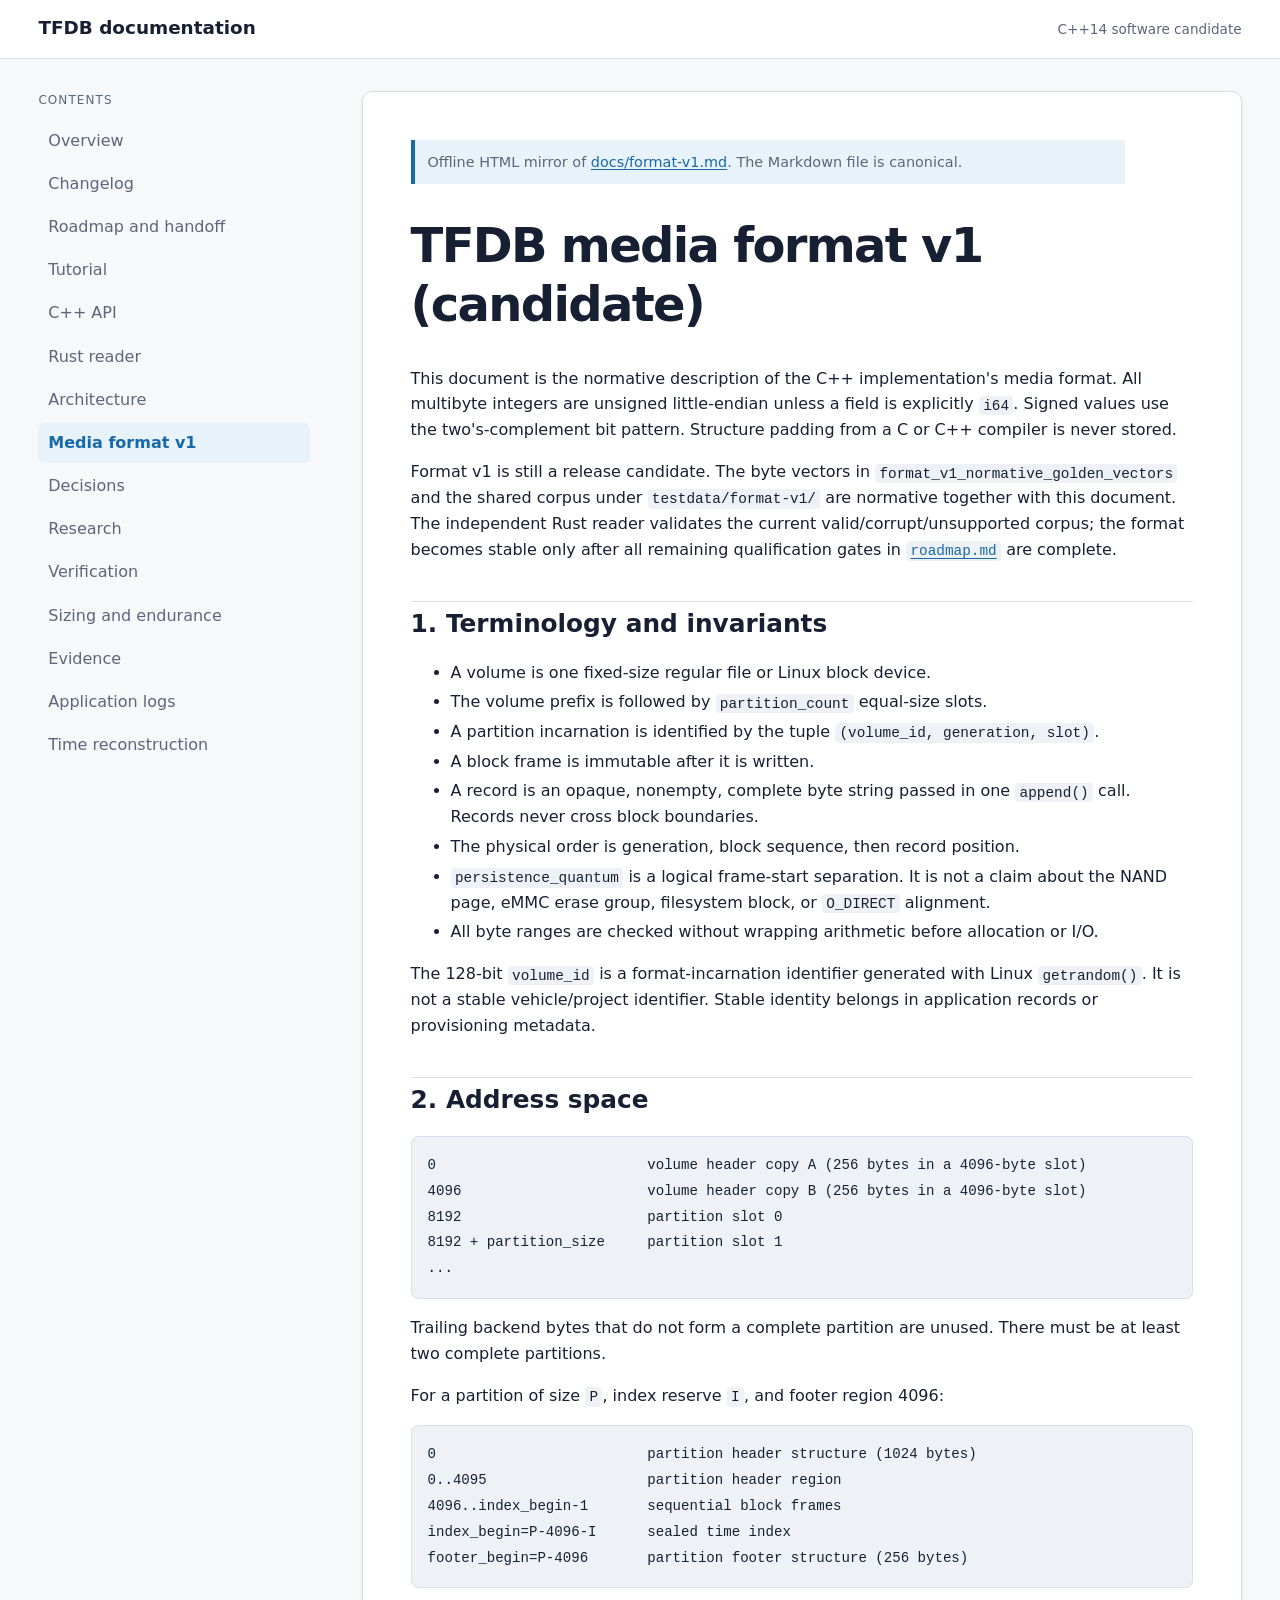
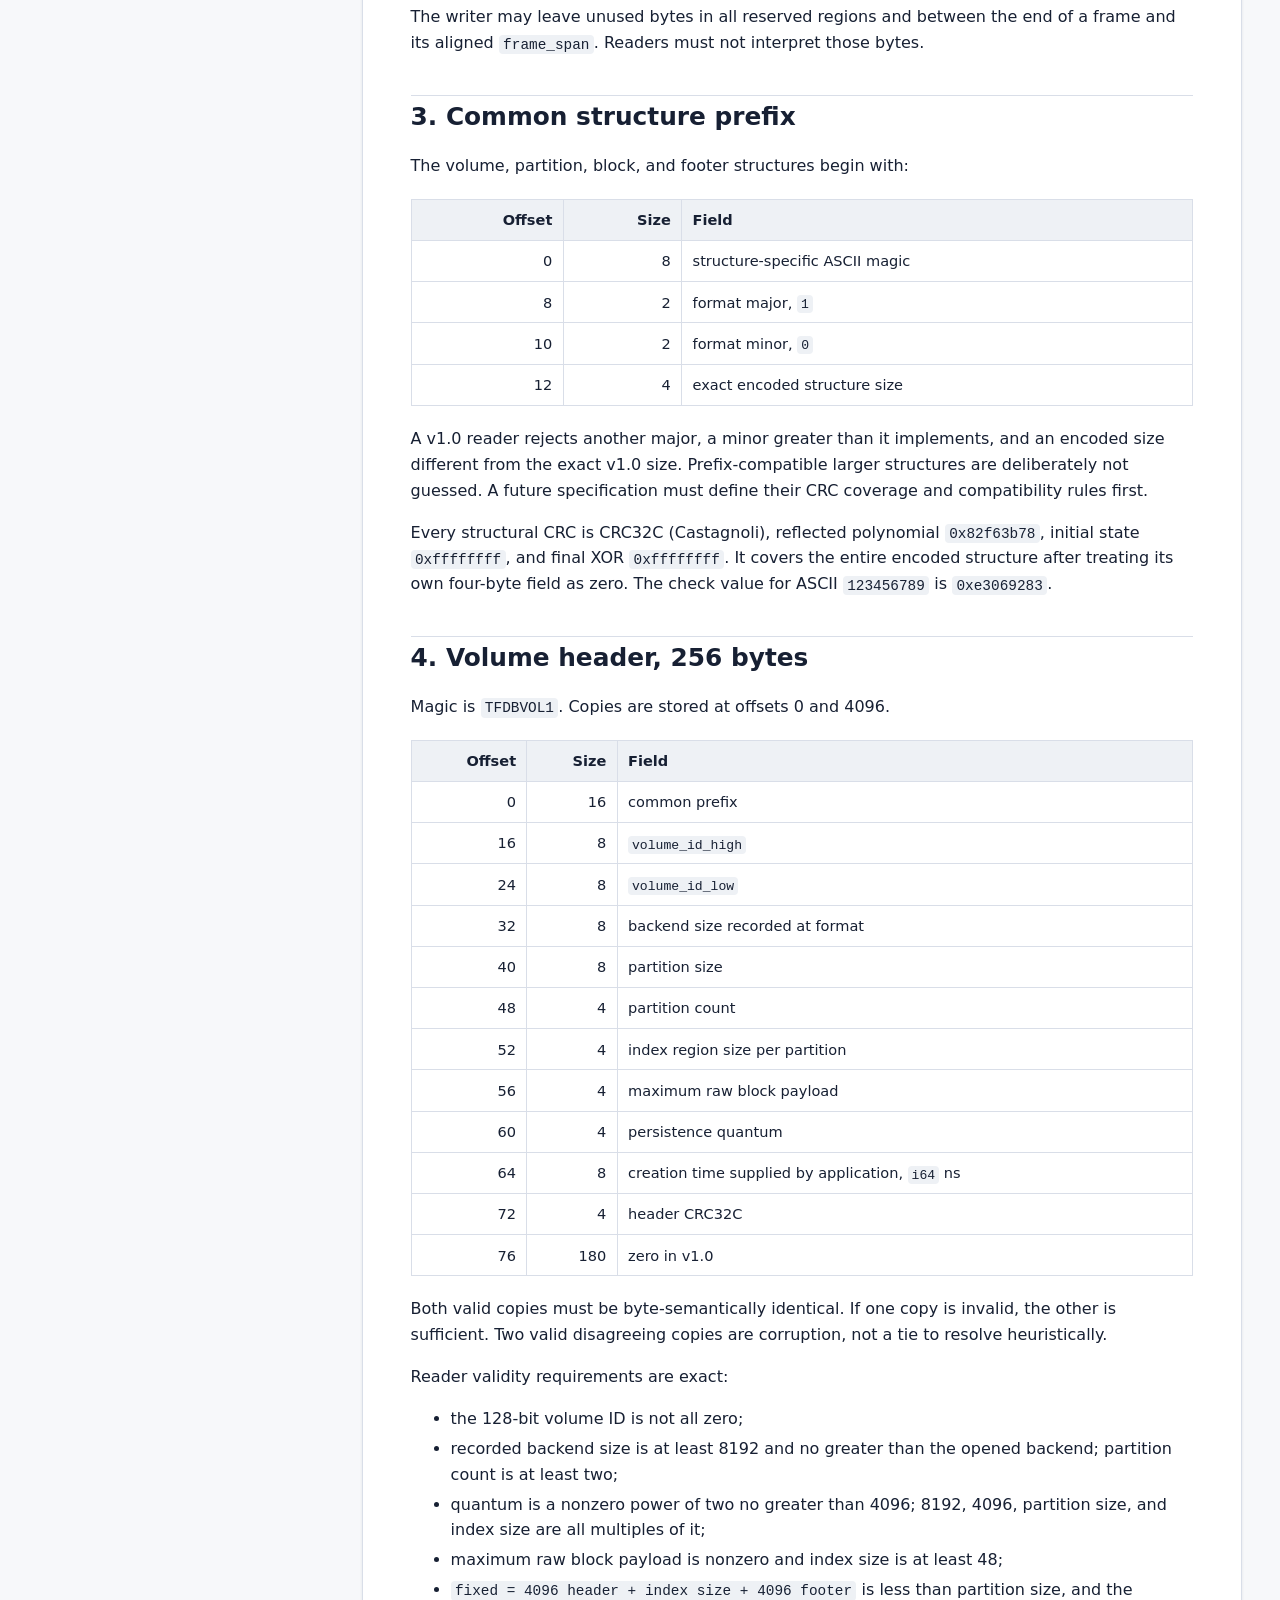
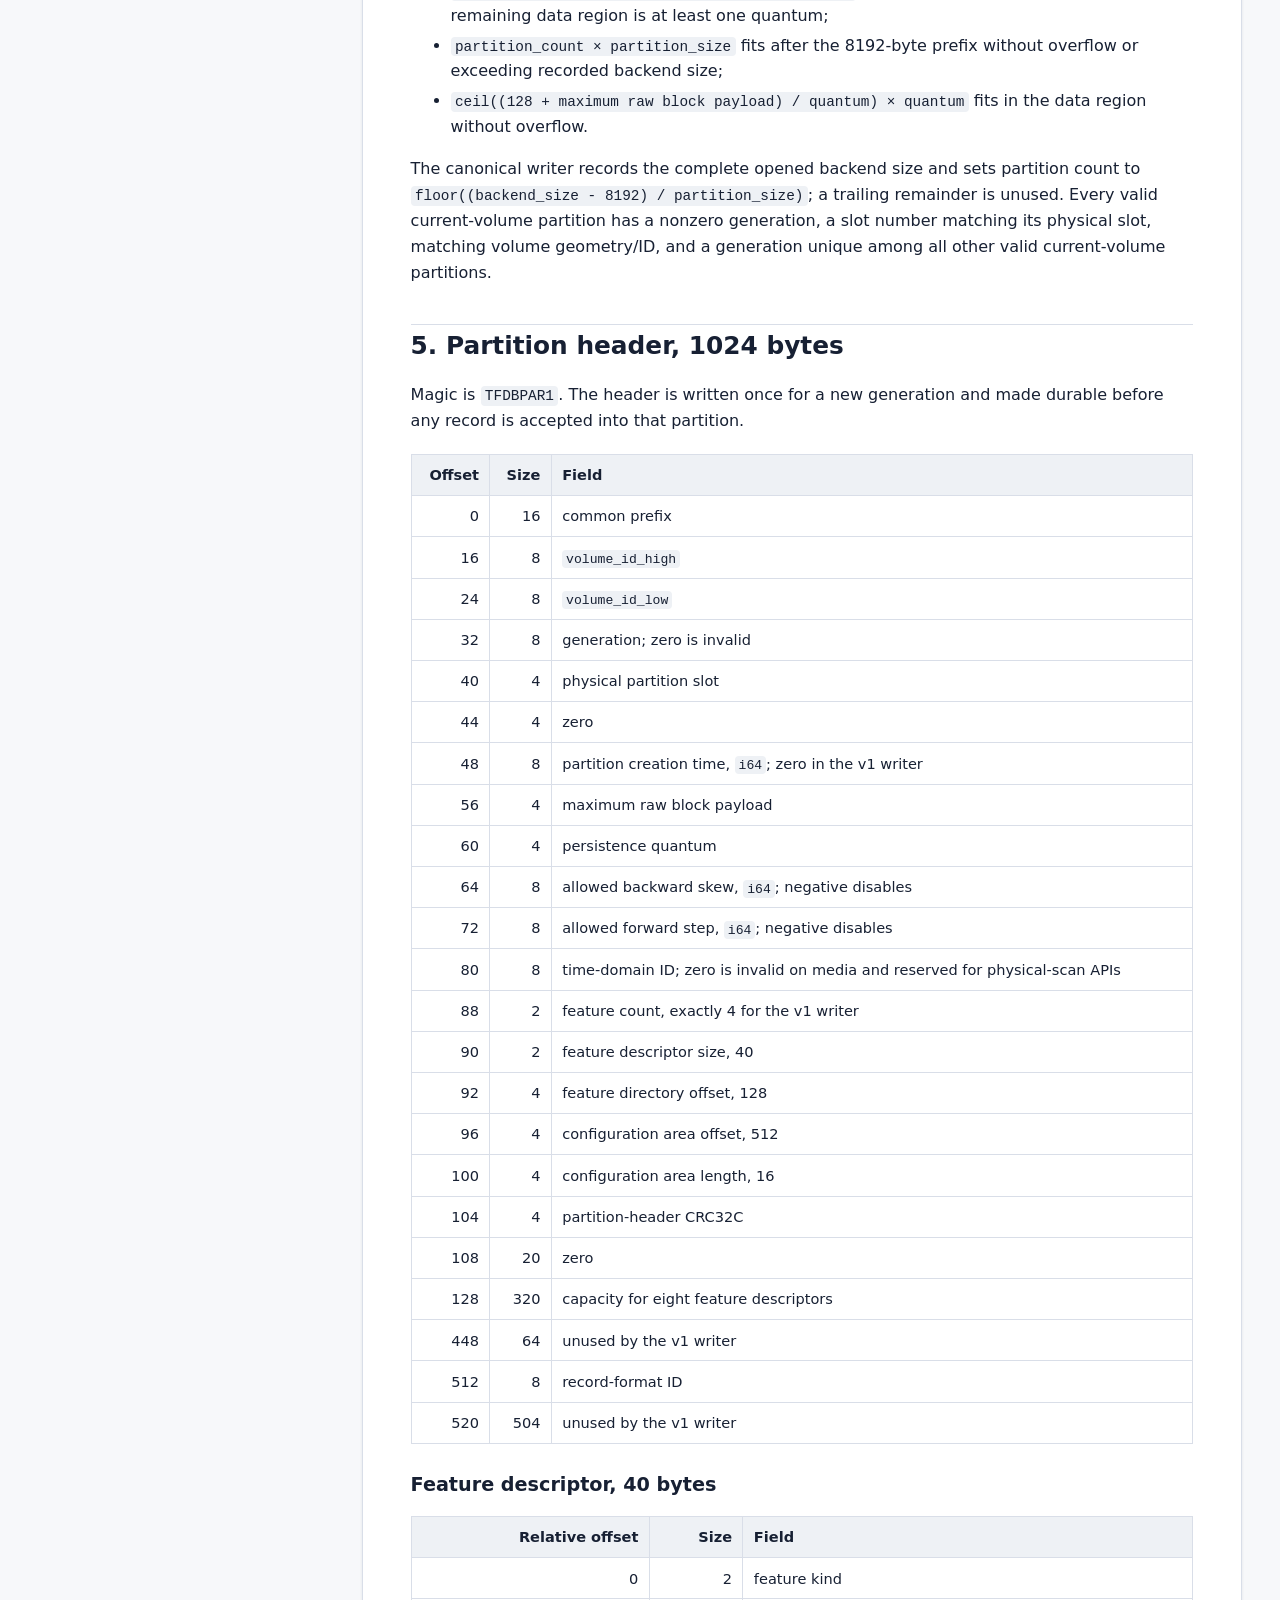
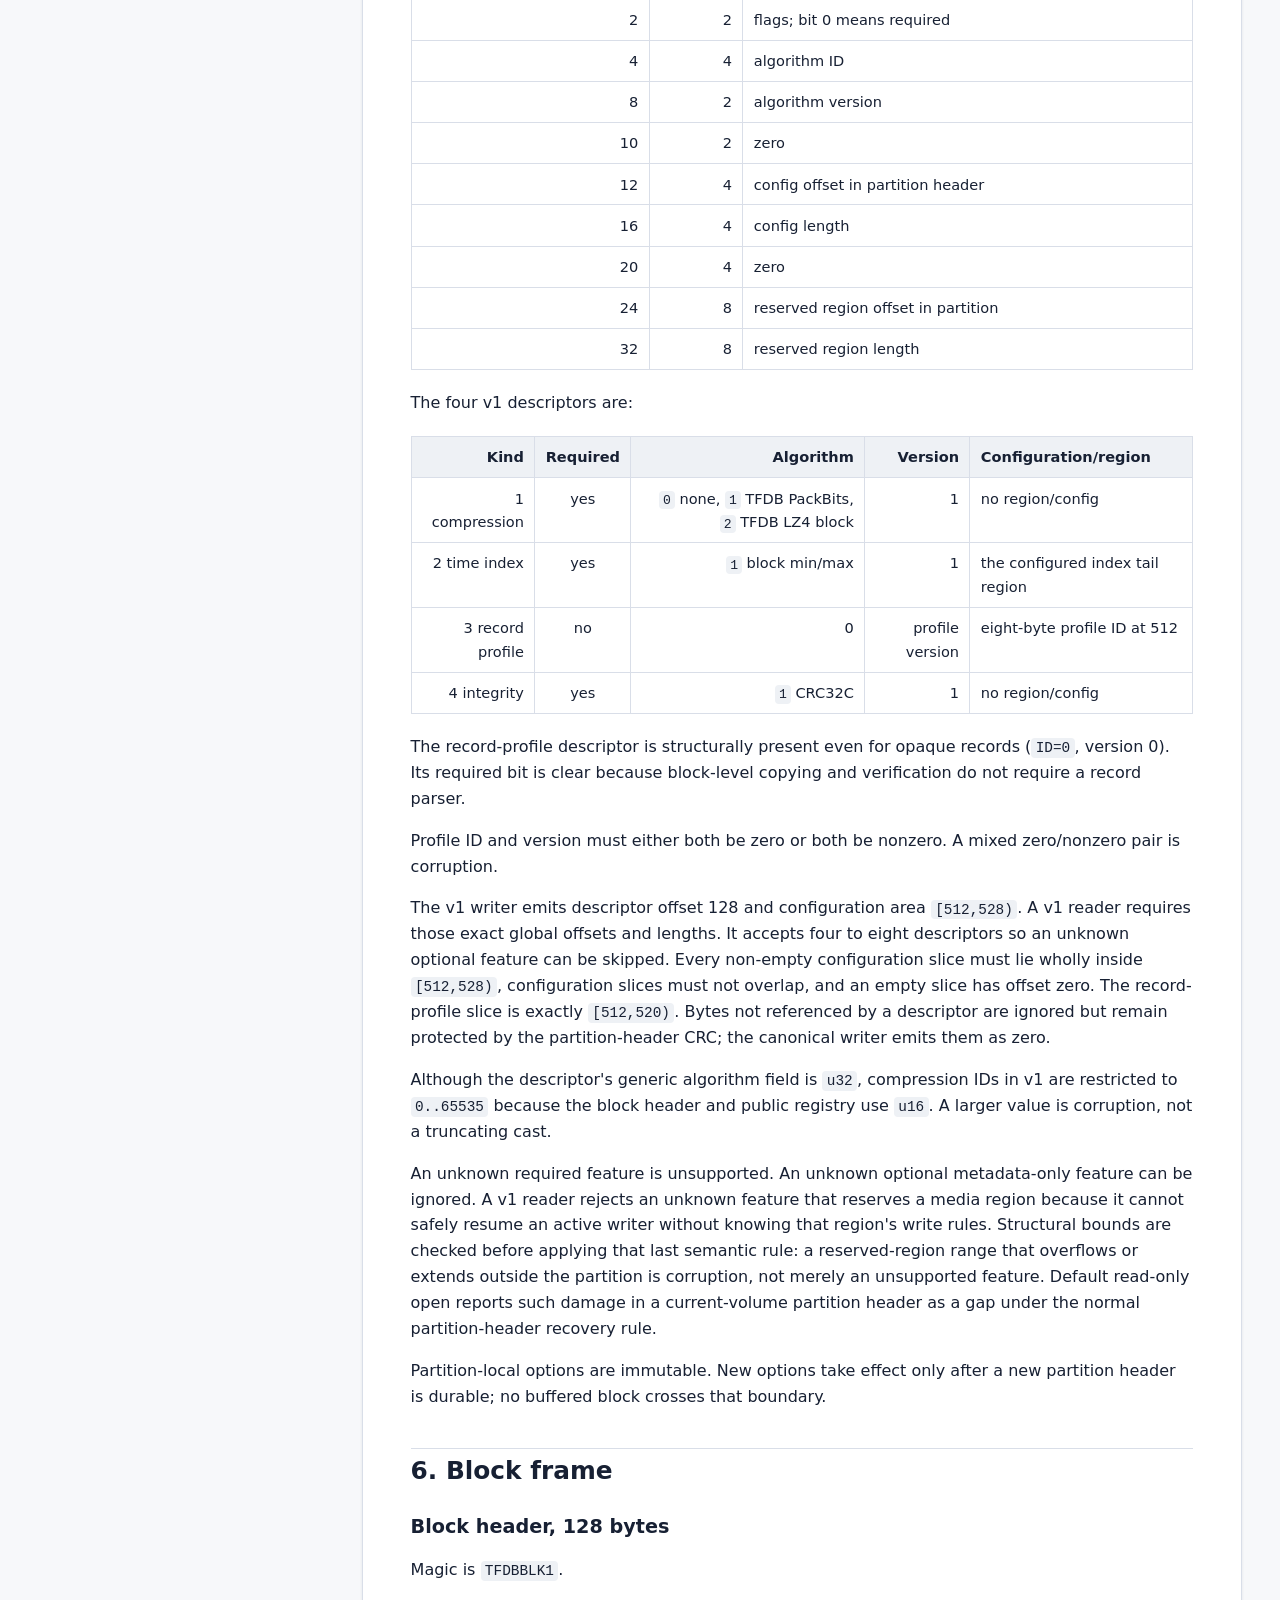
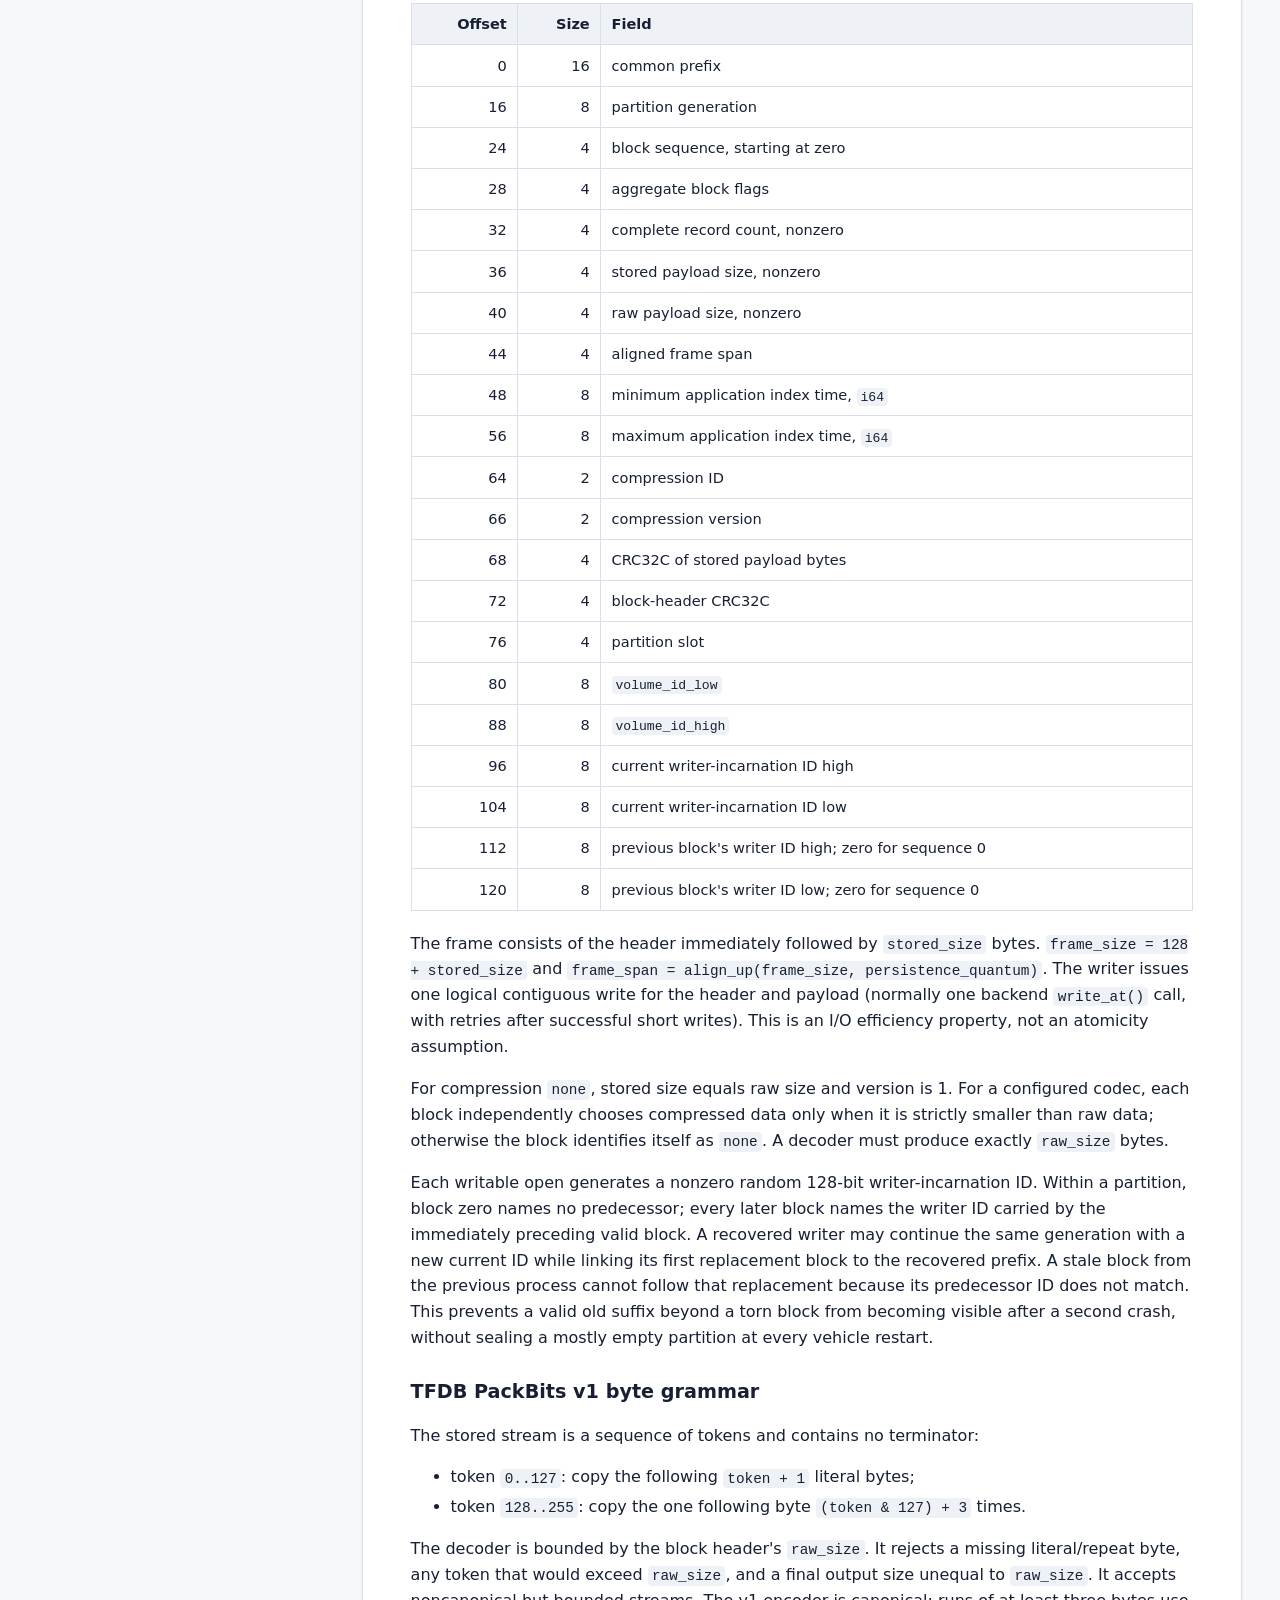
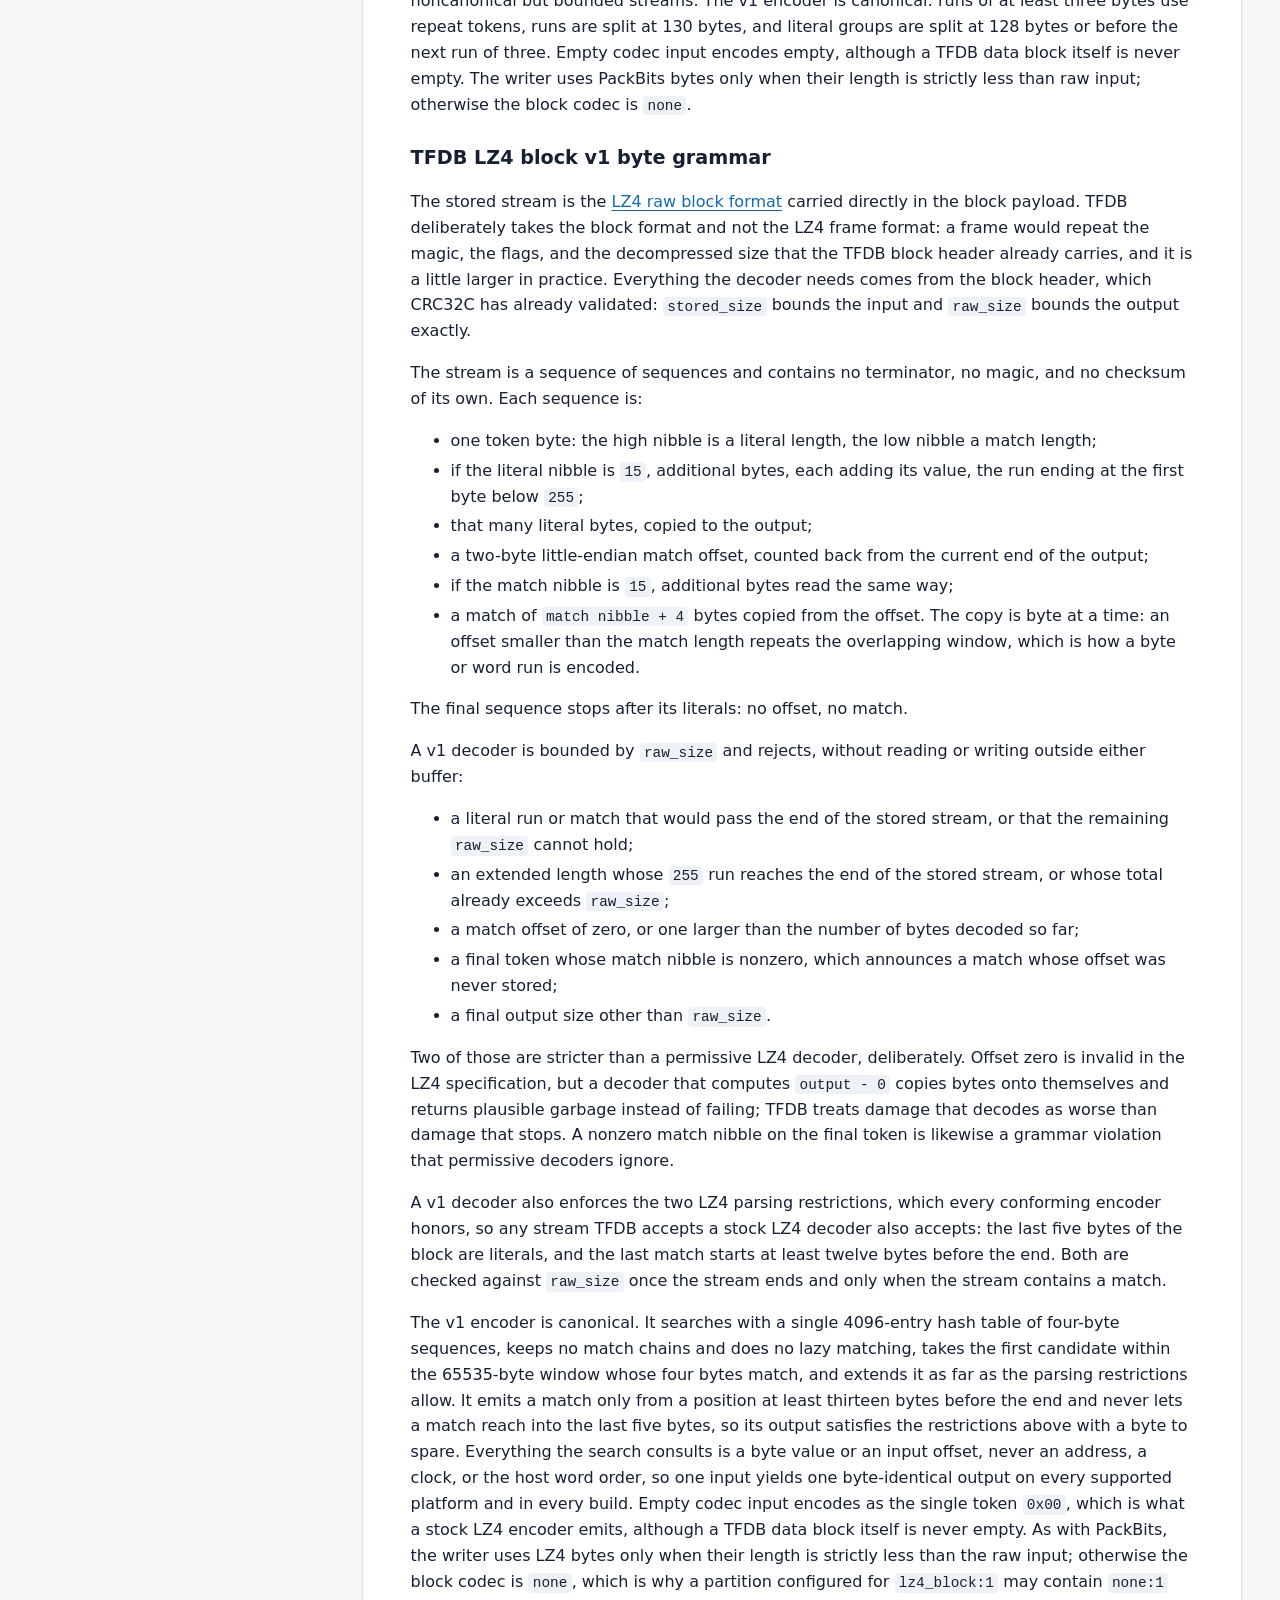
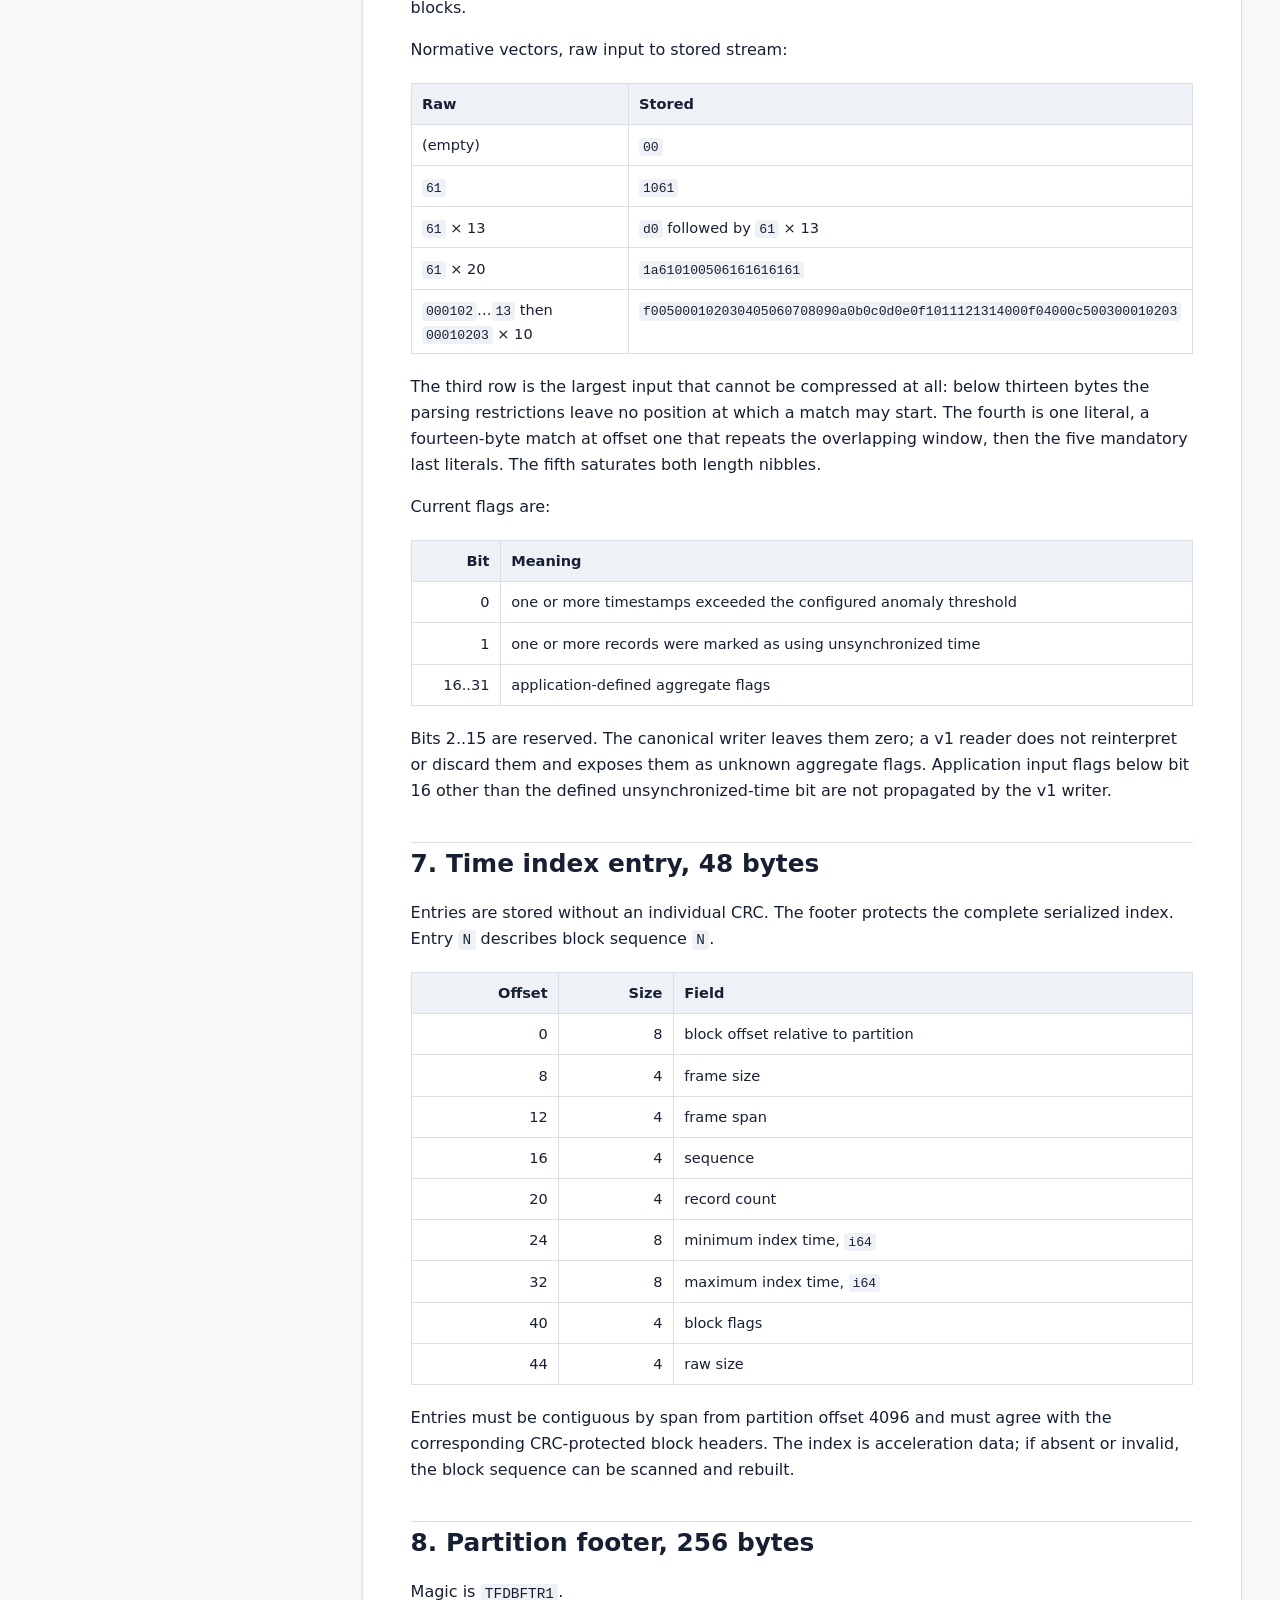
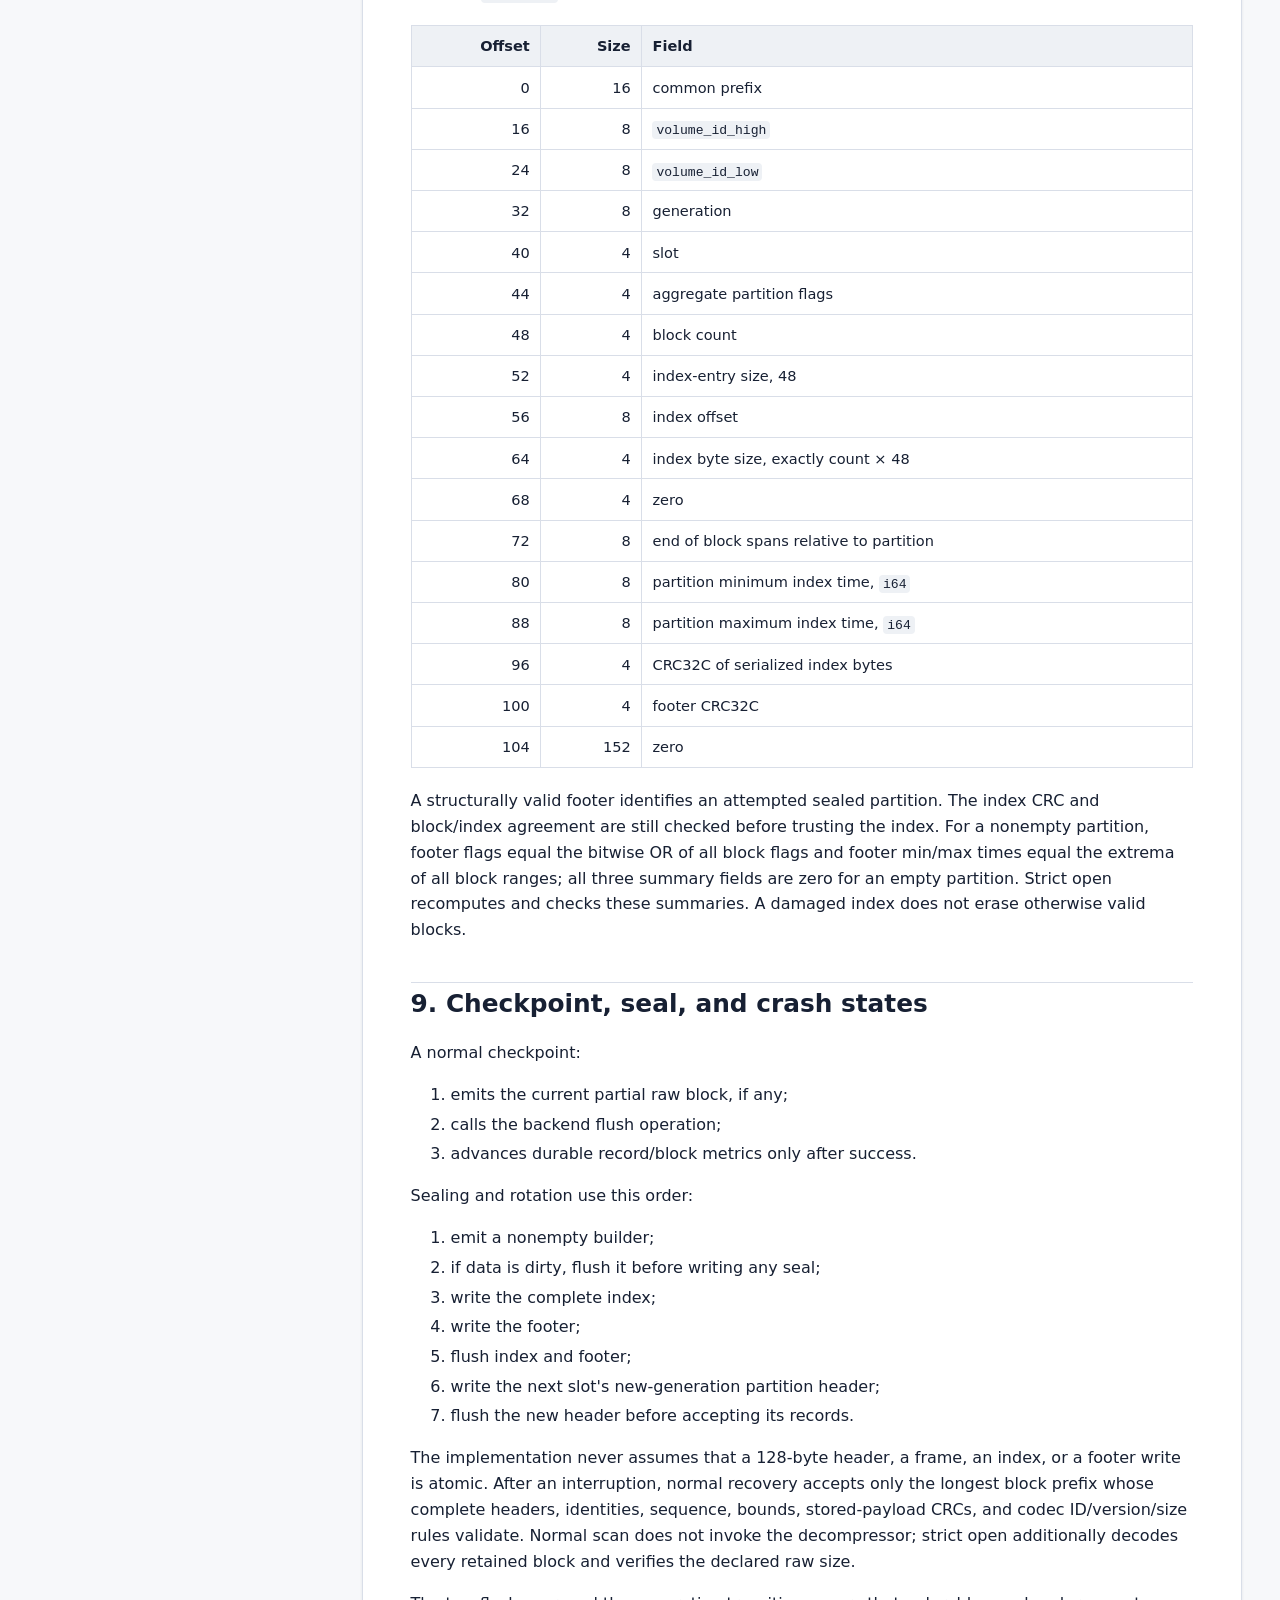
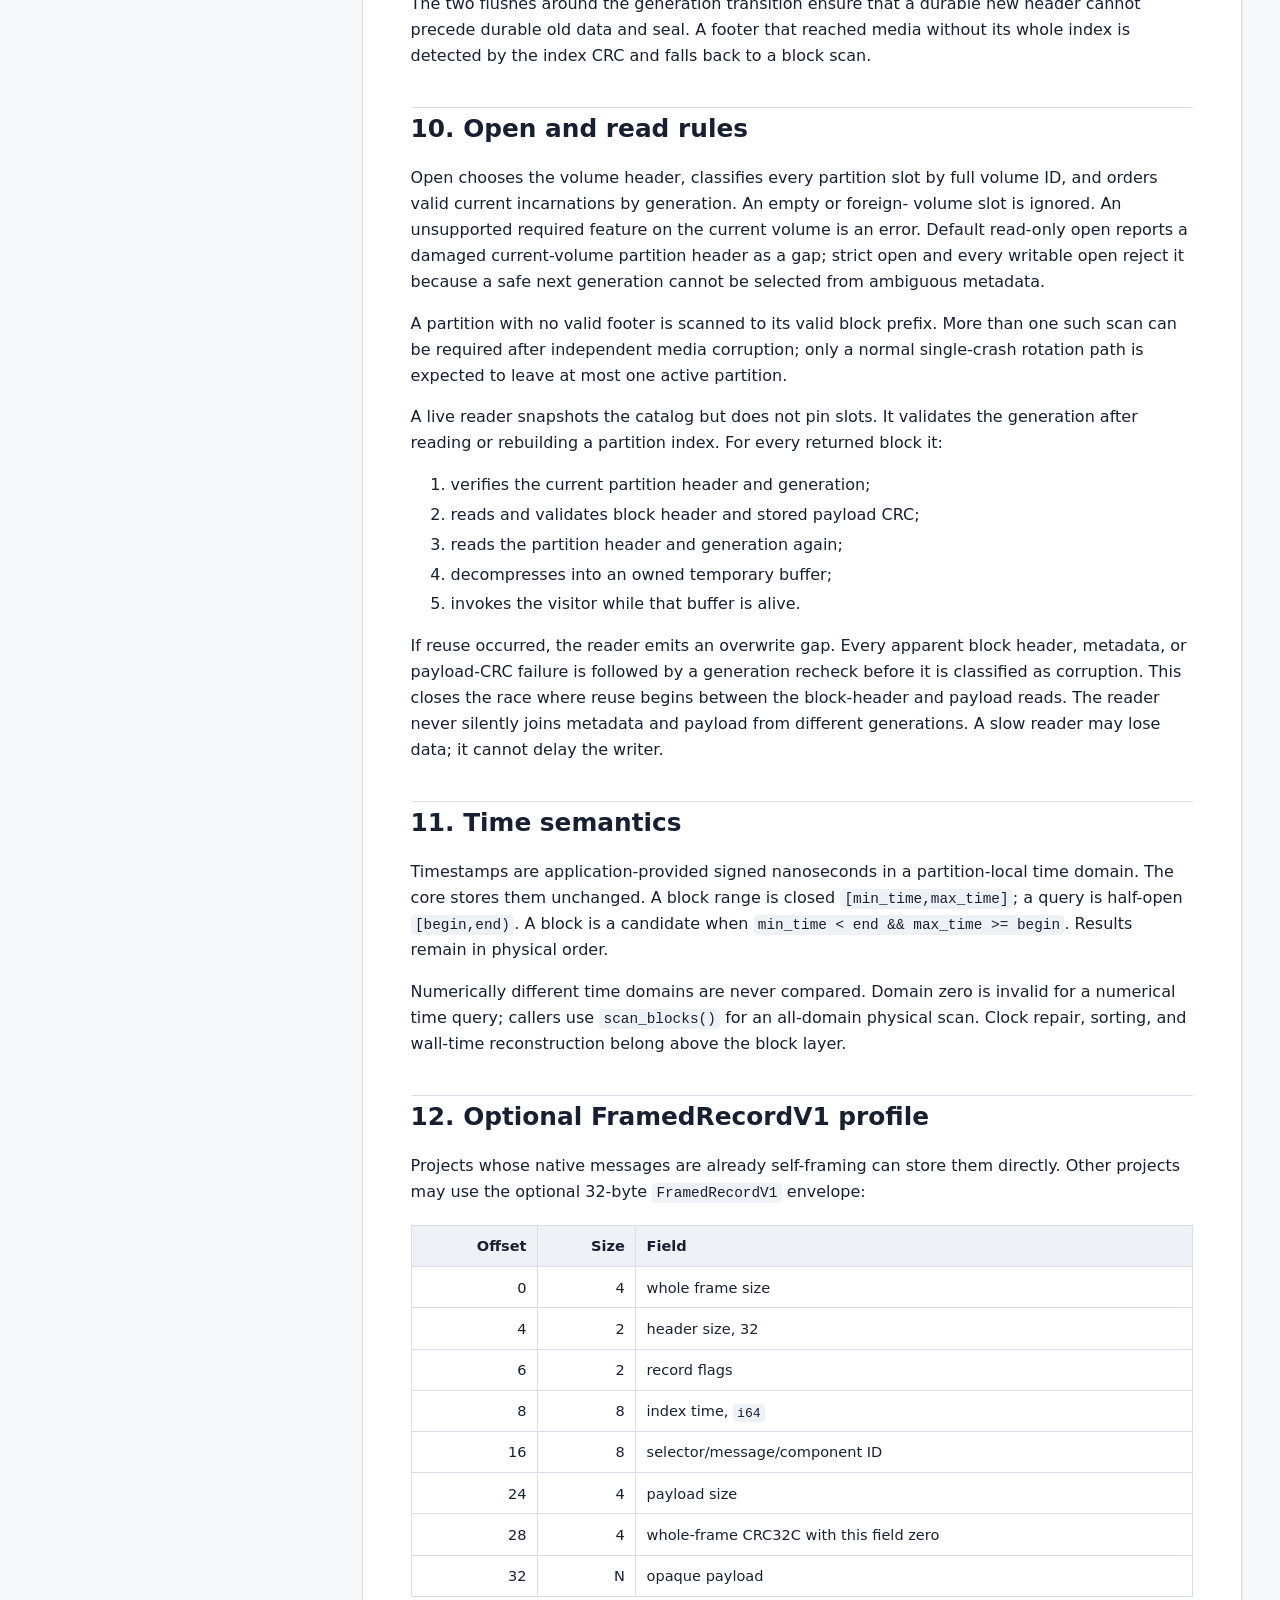
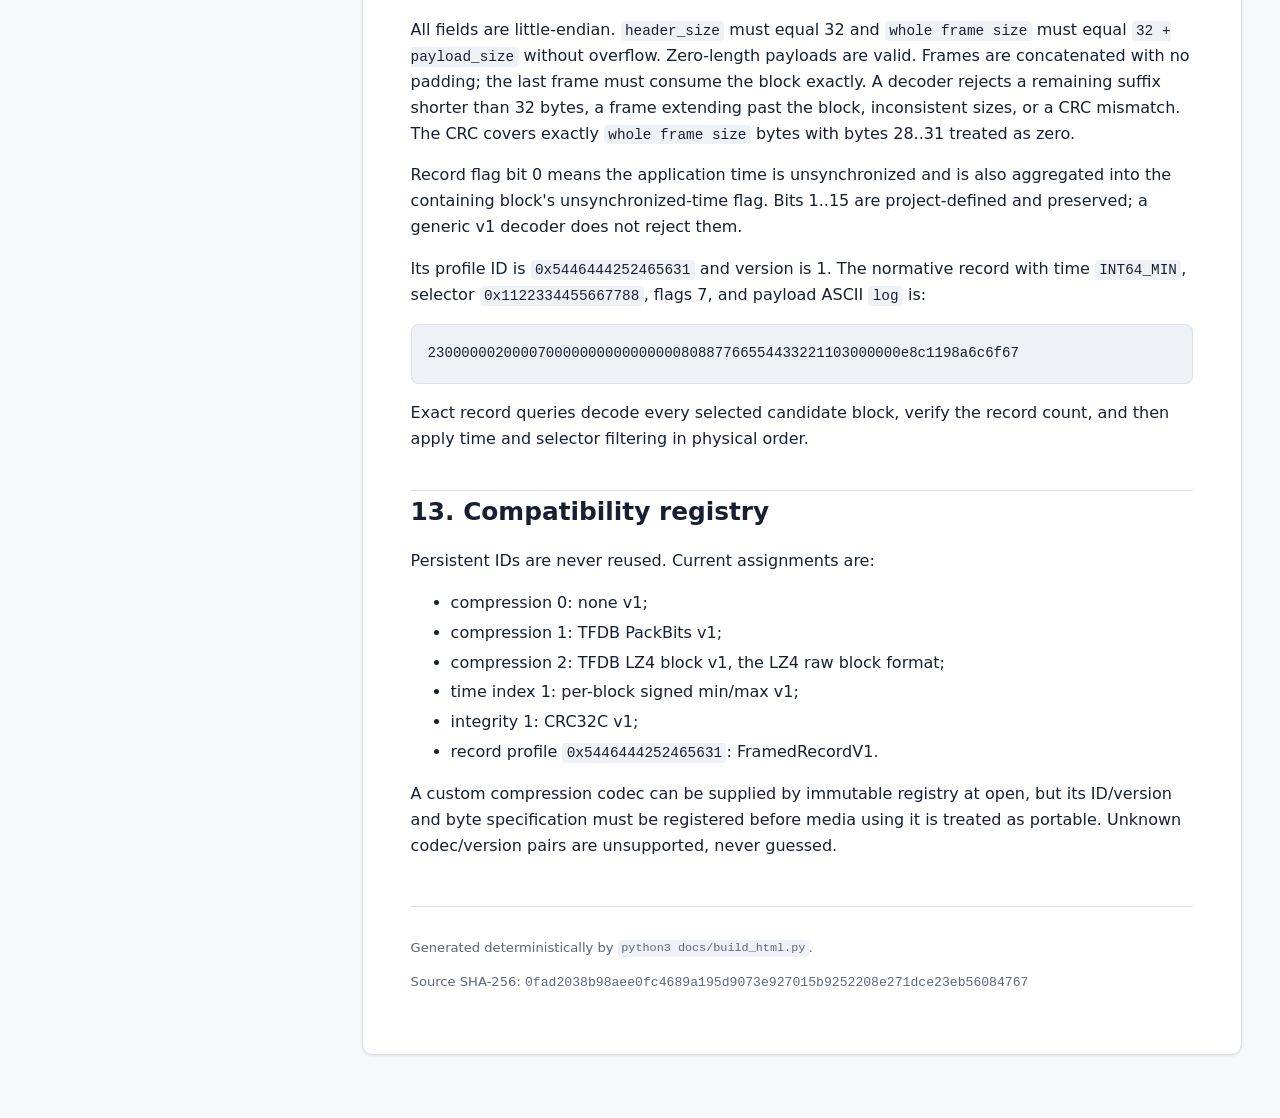
<file: docs/html/format-v1.html>
<!doctype html>
<html lang="en">
<head>
  <meta charset="utf-8">
  <meta name="viewport" content="width=device-width, initial-scale=1">
  <meta name="tfdb-source-sha256" content="0fad2038b98aee0fc4689a195d9073e927015b9252208e271dce23eb56084767">
  <title>TFDB media format v1 (candidate) — TFDB</title>
  <link rel="stylesheet" href="style.css">
</head>
<body>
  <a class="skip-link" href="#content">Skip to content</a>
  <header class="site-header">
    <a class="site-title" href="index.html">TFDB documentation</a>
    <span class="site-status">C++14 software candidate</span>
  </header>
  <div class="layout">
    <nav class="sidebar" aria-label="Documentation">
      <p class="sidebar-title">Contents</p>
      <ul>
        <li><a href="index.html">Overview</a></li>
<li><a href="changelog.html">Changelog</a></li>
<li><a href="roadmap.html">Roadmap and handoff</a></li>
<li><a href="tutorial.html">Tutorial</a></li>
<li><a href="api.html">C++ API</a></li>
<li><a href="rust-reader.html">Rust reader</a></li>
<li><a href="architecture.html">Architecture</a></li>
<li><a href="format-v1.html" aria-current="page">Media format v1</a></li>
<li><a href="decisions.html">Decisions</a></li>
<li><a href="research.html">Research</a></li>
<li><a href="testing.html">Verification</a></li>
<li><a href="sizing.html">Sizing and endurance</a></li>
<li><a href="evidence.html">Evidence</a></li>
<li><a href="logs.html">Application logs</a></li>
<li><a href="time-reconstruction.html">Time reconstruction</a></li>
      </ul>
    </nav>
    <main id="content">
      <p class="mirror-note">Offline HTML mirror of <a href="../format-v1.md">docs/format-v1.md</a>. The Markdown file is canonical.</p>
      <h1 id="tfdb-media-format-v1-candidate">TFDB media format v1 (candidate)</h1>
<p>This document is the normative description of the C++ implementation's media
format. All multibyte integers are unsigned little-endian unless a field is
explicitly <code>i64</code>. Signed values use the two's-complement bit pattern. Structure
padding from a C or C++ compiler is never stored.</p>
<p>Format v1 is still a release candidate. The byte vectors in
<code>format_v1_normative_golden_vectors</code> and the shared corpus under
<code>testdata/format-v1/</code> are normative together with this document. The
independent Rust reader validates the current valid/corrupt/unsupported corpus;
the format becomes stable only after all remaining qualification gates in
<a href="roadmap.html"><code>roadmap.md</code></a> are complete.</p>
<h2 id="1-terminology-and-invariants">1. Terminology and invariants</h2>
<ul>
<li>A volume is one fixed-size regular file or Linux block device.</li>
<li>The volume prefix is followed by <code>partition_count</code> equal-size slots.</li>
<li>A partition incarnation is identified by the tuple <code>(volume_id, generation, slot)</code>.</li>
<li>A block frame is immutable after it is written.</li>
<li>A record is an opaque, nonempty, complete byte string passed in one
<code>append()</code> call. Records never cross block boundaries.</li>
<li>The physical order is generation, block sequence, then record position.</li>
<li><code>persistence_quantum</code> is a logical frame-start separation. It is not a claim
about the NAND page, eMMC erase group, filesystem block, or <code>O_DIRECT</code>
alignment.</li>
<li>All byte ranges are checked without wrapping arithmetic before allocation or
I/O.</li>
</ul>
<p>The 128-bit <code>volume_id</code> is a format-incarnation identifier generated with
Linux <code>getrandom()</code>. It is not a stable vehicle/project identifier. Stable
identity belongs in application records or provisioning metadata.</p>
<h2 id="2-address-space">2. Address space</h2>
<pre><code class="language-text">0                         volume header copy A (256 bytes in a 4096-byte slot)
4096                      volume header copy B (256 bytes in a 4096-byte slot)
8192                      partition slot 0
8192 + partition_size     partition slot 1
...
</code></pre>
<p>Trailing backend bytes that do not form a complete partition are unused.
There must be at least two complete partitions.</p>
<p>For a partition of size <code>P</code>, index reserve <code>I</code>, and footer region 4096:</p>
<pre><code class="language-text">0                         partition header structure (1024 bytes)
0..4095                   partition header region
4096..index_begin-1       sequential block frames
index_begin=P-4096-I      sealed time index
footer_begin=P-4096       partition footer structure (256 bytes)
</code></pre>
<p>The writer may leave unused bytes in all reserved regions and between the end
of a frame and its aligned <code>frame_span</code>. Readers must not interpret those
bytes.</p>
<h2 id="3-common-structure-prefix">3. Common structure prefix</h2>
<p>The volume, partition, block, and footer structures begin with:</p>
<div class="table-wrap"><table class="data-table">
<thead>
<tr>
<th style="text-align:right" scope="col">Offset</th>
<th style="text-align:right" scope="col">Size</th>
<th scope="col">Field</th>
</tr>
</thead>
<tbody>
<tr>
<td style="text-align:right">0</td>
<td style="text-align:right">8</td>
<td>structure-specific ASCII magic</td>
</tr>
<tr>
<td style="text-align:right">8</td>
<td style="text-align:right">2</td>
<td>format major, <code>1</code></td>
</tr>
<tr>
<td style="text-align:right">10</td>
<td style="text-align:right">2</td>
<td>format minor, <code>0</code></td>
</tr>
<tr>
<td style="text-align:right">12</td>
<td style="text-align:right">4</td>
<td>exact encoded structure size</td>
</tr>
</tbody>
</table></div>
<p>A v1.0 reader rejects another major, a minor greater than it implements, and
an encoded size different from the exact v1.0 size. Prefix-compatible larger
structures are deliberately not guessed. A future specification must define
their CRC coverage and compatibility rules first.</p>
<p>Every structural CRC is CRC32C (Castagnoli), reflected polynomial
<code>0x82f63b78</code>, initial state <code>0xffffffff</code>, and final XOR <code>0xffffffff</code>. It covers
the entire encoded structure after treating its own four-byte field as zero.
The check value for ASCII <code>123456789</code> is <code>0xe3069283</code>.</p>
<h2 id="4-volume-header-256-bytes">4. Volume header, 256 bytes</h2>
<p>Magic is <code>TFDBVOL1</code>. Copies are stored at offsets 0 and 4096.</p>
<div class="table-wrap"><table class="data-table">
<thead>
<tr>
<th style="text-align:right" scope="col">Offset</th>
<th style="text-align:right" scope="col">Size</th>
<th scope="col">Field</th>
</tr>
</thead>
<tbody>
<tr>
<td style="text-align:right">0</td>
<td style="text-align:right">16</td>
<td>common prefix</td>
</tr>
<tr>
<td style="text-align:right">16</td>
<td style="text-align:right">8</td>
<td><code>volume_id_high</code></td>
</tr>
<tr>
<td style="text-align:right">24</td>
<td style="text-align:right">8</td>
<td><code>volume_id_low</code></td>
</tr>
<tr>
<td style="text-align:right">32</td>
<td style="text-align:right">8</td>
<td>backend size recorded at format</td>
</tr>
<tr>
<td style="text-align:right">40</td>
<td style="text-align:right">8</td>
<td>partition size</td>
</tr>
<tr>
<td style="text-align:right">48</td>
<td style="text-align:right">4</td>
<td>partition count</td>
</tr>
<tr>
<td style="text-align:right">52</td>
<td style="text-align:right">4</td>
<td>index region size per partition</td>
</tr>
<tr>
<td style="text-align:right">56</td>
<td style="text-align:right">4</td>
<td>maximum raw block payload</td>
</tr>
<tr>
<td style="text-align:right">60</td>
<td style="text-align:right">4</td>
<td>persistence quantum</td>
</tr>
<tr>
<td style="text-align:right">64</td>
<td style="text-align:right">8</td>
<td>creation time supplied by application, <code>i64</code> ns</td>
</tr>
<tr>
<td style="text-align:right">72</td>
<td style="text-align:right">4</td>
<td>header CRC32C</td>
</tr>
<tr>
<td style="text-align:right">76</td>
<td style="text-align:right">180</td>
<td>zero in v1.0</td>
</tr>
</tbody>
</table></div>
<p>Both valid copies must be byte-semantically identical. If one copy is invalid,
the other is sufficient. Two valid disagreeing copies are corruption, not a
tie to resolve heuristically.</p>
<p>Reader validity requirements are exact:</p>
<ul>
<li>the 128-bit volume ID is not all zero;</li>
<li>recorded backend size is at least 8192 and no greater than the opened
backend; partition count is at least two;</li>
<li>quantum is a nonzero power of two no greater than 4096; 8192, 4096,
partition size, and index size are all multiples of it;</li>
<li>maximum raw block payload is nonzero and index size is at least 48;</li>
<li><code>fixed = 4096 header + index size + 4096 footer</code> is less than partition
size, and the remaining data region is at least one quantum;</li>
<li><code>partition_count × partition_size</code> fits after the 8192-byte prefix without
overflow or exceeding recorded backend size;</li>
<li><code>ceil((128 + maximum raw block payload) / quantum) × quantum</code> fits in the
data region without overflow.</li>
</ul>
<p>The canonical writer records the complete opened backend size and sets
partition count to <code>floor((backend_size - 8192) / partition_size)</code>; a trailing
remainder is unused. Every valid current-volume partition has a nonzero
generation, a slot number matching its physical slot, matching volume
geometry/ID, and a generation unique among all other valid current-volume
partitions.</p>
<h2 id="5-partition-header-1024-bytes">5. Partition header, 1024 bytes</h2>
<p>Magic is <code>TFDBPAR1</code>. The header is written once for a new generation and made
durable before any record is accepted into that partition.</p>
<div class="table-wrap"><table class="data-table">
<thead>
<tr>
<th style="text-align:right" scope="col">Offset</th>
<th style="text-align:right" scope="col">Size</th>
<th scope="col">Field</th>
</tr>
</thead>
<tbody>
<tr>
<td style="text-align:right">0</td>
<td style="text-align:right">16</td>
<td>common prefix</td>
</tr>
<tr>
<td style="text-align:right">16</td>
<td style="text-align:right">8</td>
<td><code>volume_id_high</code></td>
</tr>
<tr>
<td style="text-align:right">24</td>
<td style="text-align:right">8</td>
<td><code>volume_id_low</code></td>
</tr>
<tr>
<td style="text-align:right">32</td>
<td style="text-align:right">8</td>
<td>generation; zero is invalid</td>
</tr>
<tr>
<td style="text-align:right">40</td>
<td style="text-align:right">4</td>
<td>physical partition slot</td>
</tr>
<tr>
<td style="text-align:right">44</td>
<td style="text-align:right">4</td>
<td>zero</td>
</tr>
<tr>
<td style="text-align:right">48</td>
<td style="text-align:right">8</td>
<td>partition creation time, <code>i64</code>; zero in the v1 writer</td>
</tr>
<tr>
<td style="text-align:right">56</td>
<td style="text-align:right">4</td>
<td>maximum raw block payload</td>
</tr>
<tr>
<td style="text-align:right">60</td>
<td style="text-align:right">4</td>
<td>persistence quantum</td>
</tr>
<tr>
<td style="text-align:right">64</td>
<td style="text-align:right">8</td>
<td>allowed backward skew, <code>i64</code>; negative disables</td>
</tr>
<tr>
<td style="text-align:right">72</td>
<td style="text-align:right">8</td>
<td>allowed forward step, <code>i64</code>; negative disables</td>
</tr>
<tr>
<td style="text-align:right">80</td>
<td style="text-align:right">8</td>
<td>time-domain ID; zero is invalid on media and reserved for physical-scan APIs</td>
</tr>
<tr>
<td style="text-align:right">88</td>
<td style="text-align:right">2</td>
<td>feature count, exactly 4 for the v1 writer</td>
</tr>
<tr>
<td style="text-align:right">90</td>
<td style="text-align:right">2</td>
<td>feature descriptor size, 40</td>
</tr>
<tr>
<td style="text-align:right">92</td>
<td style="text-align:right">4</td>
<td>feature directory offset, 128</td>
</tr>
<tr>
<td style="text-align:right">96</td>
<td style="text-align:right">4</td>
<td>configuration area offset, 512</td>
</tr>
<tr>
<td style="text-align:right">100</td>
<td style="text-align:right">4</td>
<td>configuration area length, 16</td>
</tr>
<tr>
<td style="text-align:right">104</td>
<td style="text-align:right">4</td>
<td>partition-header CRC32C</td>
</tr>
<tr>
<td style="text-align:right">108</td>
<td style="text-align:right">20</td>
<td>zero</td>
</tr>
<tr>
<td style="text-align:right">128</td>
<td style="text-align:right">320</td>
<td>capacity for eight feature descriptors</td>
</tr>
<tr>
<td style="text-align:right">448</td>
<td style="text-align:right">64</td>
<td>unused by the v1 writer</td>
</tr>
<tr>
<td style="text-align:right">512</td>
<td style="text-align:right">8</td>
<td>record-format ID</td>
</tr>
<tr>
<td style="text-align:right">520</td>
<td style="text-align:right">504</td>
<td>unused by the v1 writer</td>
</tr>
</tbody>
</table></div>
<h3 id="feature-descriptor-40-bytes">Feature descriptor, 40 bytes</h3>
<div class="table-wrap"><table class="data-table">
<thead>
<tr>
<th style="text-align:right" scope="col">Relative offset</th>
<th style="text-align:right" scope="col">Size</th>
<th scope="col">Field</th>
</tr>
</thead>
<tbody>
<tr>
<td style="text-align:right">0</td>
<td style="text-align:right">2</td>
<td>feature kind</td>
</tr>
<tr>
<td style="text-align:right">2</td>
<td style="text-align:right">2</td>
<td>flags; bit 0 means required</td>
</tr>
<tr>
<td style="text-align:right">4</td>
<td style="text-align:right">4</td>
<td>algorithm ID</td>
</tr>
<tr>
<td style="text-align:right">8</td>
<td style="text-align:right">2</td>
<td>algorithm version</td>
</tr>
<tr>
<td style="text-align:right">10</td>
<td style="text-align:right">2</td>
<td>zero</td>
</tr>
<tr>
<td style="text-align:right">12</td>
<td style="text-align:right">4</td>
<td>config offset in partition header</td>
</tr>
<tr>
<td style="text-align:right">16</td>
<td style="text-align:right">4</td>
<td>config length</td>
</tr>
<tr>
<td style="text-align:right">20</td>
<td style="text-align:right">4</td>
<td>zero</td>
</tr>
<tr>
<td style="text-align:right">24</td>
<td style="text-align:right">8</td>
<td>reserved region offset in partition</td>
</tr>
<tr>
<td style="text-align:right">32</td>
<td style="text-align:right">8</td>
<td>reserved region length</td>
</tr>
</tbody>
</table></div>
<p>The four v1 descriptors are:</p>
<div class="table-wrap"><table class="data-table">
<thead>
<tr>
<th style="text-align:right" scope="col">Kind</th>
<th style="text-align:center" scope="col">Required</th>
<th style="text-align:right" scope="col">Algorithm</th>
<th style="text-align:right" scope="col">Version</th>
<th scope="col">Configuration/region</th>
</tr>
</thead>
<tbody>
<tr>
<td style="text-align:right">1 compression</td>
<td style="text-align:center">yes</td>
<td style="text-align:right"><code>0</code> none, <code>1</code> TFDB PackBits, <code>2</code> TFDB LZ4 block</td>
<td style="text-align:right">1</td>
<td>no region/config</td>
</tr>
<tr>
<td style="text-align:right">2 time index</td>
<td style="text-align:center">yes</td>
<td style="text-align:right"><code>1</code> block min/max</td>
<td style="text-align:right">1</td>
<td>the configured index tail region</td>
</tr>
<tr>
<td style="text-align:right">3 record profile</td>
<td style="text-align:center">no</td>
<td style="text-align:right">0</td>
<td style="text-align:right">profile version</td>
<td>eight-byte profile ID at 512</td>
</tr>
<tr>
<td style="text-align:right">4 integrity</td>
<td style="text-align:center">yes</td>
<td style="text-align:right"><code>1</code> CRC32C</td>
<td style="text-align:right">1</td>
<td>no region/config</td>
</tr>
</tbody>
</table></div>
<p>The record-profile descriptor is structurally present even for opaque records
(<code>ID=0</code>, version 0). Its required bit is clear because block-level copying and
verification do not require a record parser.</p>
<p>Profile ID and version must either both be zero or both be nonzero. A mixed
zero/nonzero pair is corruption.</p>
<p>The v1 writer emits descriptor offset 128 and configuration area <code>[512,528)</code>.
A v1 reader requires those exact global offsets and lengths. It accepts four to
eight descriptors so an unknown optional feature can be skipped. Every
non-empty configuration slice must lie wholly inside <code>[512,528)</code>, configuration
slices must not overlap, and an empty slice has offset zero. The record-profile
slice is exactly <code>[512,520)</code>. Bytes not referenced by a descriptor are ignored
but remain protected by the partition-header CRC; the canonical writer emits
them as zero.</p>
<p>Although the descriptor's generic algorithm field is <code>u32</code>, compression IDs
in v1 are restricted to <code>0..65535</code> because the block header and public registry
use <code>u16</code>. A larger value is corruption, not a truncating cast.</p>
<p>An unknown required feature is unsupported. An unknown optional metadata-only
feature can be ignored. A v1 reader rejects an unknown feature that reserves a
media region because it cannot safely resume an active writer without knowing
that region's write rules. Structural bounds are checked before applying that
last semantic rule: a reserved-region range that overflows or extends outside
the partition is corruption, not merely an unsupported feature. Default
read-only open reports such damage in a current-volume partition header as a
gap under the normal partition-header recovery rule.</p>
<p>Partition-local options are immutable. New options take effect only after a
new partition header is durable; no buffered block crosses that boundary.</p>
<h2 id="6-block-frame">6. Block frame</h2>
<h3 id="block-header-128-bytes">Block header, 128 bytes</h3>
<p>Magic is <code>TFDBBLK1</code>.</p>
<div class="table-wrap"><table class="data-table">
<thead>
<tr>
<th style="text-align:right" scope="col">Offset</th>
<th style="text-align:right" scope="col">Size</th>
<th scope="col">Field</th>
</tr>
</thead>
<tbody>
<tr>
<td style="text-align:right">0</td>
<td style="text-align:right">16</td>
<td>common prefix</td>
</tr>
<tr>
<td style="text-align:right">16</td>
<td style="text-align:right">8</td>
<td>partition generation</td>
</tr>
<tr>
<td style="text-align:right">24</td>
<td style="text-align:right">4</td>
<td>block sequence, starting at zero</td>
</tr>
<tr>
<td style="text-align:right">28</td>
<td style="text-align:right">4</td>
<td>aggregate block flags</td>
</tr>
<tr>
<td style="text-align:right">32</td>
<td style="text-align:right">4</td>
<td>complete record count, nonzero</td>
</tr>
<tr>
<td style="text-align:right">36</td>
<td style="text-align:right">4</td>
<td>stored payload size, nonzero</td>
</tr>
<tr>
<td style="text-align:right">40</td>
<td style="text-align:right">4</td>
<td>raw payload size, nonzero</td>
</tr>
<tr>
<td style="text-align:right">44</td>
<td style="text-align:right">4</td>
<td>aligned frame span</td>
</tr>
<tr>
<td style="text-align:right">48</td>
<td style="text-align:right">8</td>
<td>minimum application index time, <code>i64</code></td>
</tr>
<tr>
<td style="text-align:right">56</td>
<td style="text-align:right">8</td>
<td>maximum application index time, <code>i64</code></td>
</tr>
<tr>
<td style="text-align:right">64</td>
<td style="text-align:right">2</td>
<td>compression ID</td>
</tr>
<tr>
<td style="text-align:right">66</td>
<td style="text-align:right">2</td>
<td>compression version</td>
</tr>
<tr>
<td style="text-align:right">68</td>
<td style="text-align:right">4</td>
<td>CRC32C of stored payload bytes</td>
</tr>
<tr>
<td style="text-align:right">72</td>
<td style="text-align:right">4</td>
<td>block-header CRC32C</td>
</tr>
<tr>
<td style="text-align:right">76</td>
<td style="text-align:right">4</td>
<td>partition slot</td>
</tr>
<tr>
<td style="text-align:right">80</td>
<td style="text-align:right">8</td>
<td><code>volume_id_low</code></td>
</tr>
<tr>
<td style="text-align:right">88</td>
<td style="text-align:right">8</td>
<td><code>volume_id_high</code></td>
</tr>
<tr>
<td style="text-align:right">96</td>
<td style="text-align:right">8</td>
<td>current writer-incarnation ID high</td>
</tr>
<tr>
<td style="text-align:right">104</td>
<td style="text-align:right">8</td>
<td>current writer-incarnation ID low</td>
</tr>
<tr>
<td style="text-align:right">112</td>
<td style="text-align:right">8</td>
<td>previous block's writer ID high; zero for sequence 0</td>
</tr>
<tr>
<td style="text-align:right">120</td>
<td style="text-align:right">8</td>
<td>previous block's writer ID low; zero for sequence 0</td>
</tr>
</tbody>
</table></div>
<p>The frame consists of the header immediately followed by <code>stored_size</code> bytes.
<code>frame_size = 128 + stored_size</code> and
<code>frame_span = align_up(frame_size, persistence_quantum)</code>. The writer issues one
logical contiguous write for the header and payload (normally one backend
<code>write_at()</code> call, with retries after successful short writes). This is an I/O
efficiency property, not an atomicity assumption.</p>
<p>For compression <code>none</code>, stored size equals raw size and version is 1. For a
configured codec, each block independently chooses compressed data only when
it is strictly smaller than raw data; otherwise the block identifies itself as
<code>none</code>. A decoder must produce exactly <code>raw_size</code> bytes.</p>
<p>Each writable open generates a nonzero random 128-bit writer-incarnation ID.
Within a partition, block zero names no predecessor; every later block names
the writer ID carried by the immediately preceding valid block. A recovered
writer may continue the same generation with a new current ID while linking
its first replacement block to the recovered prefix. A stale block from the
previous process cannot follow that replacement because its predecessor ID
does not match. This prevents a valid old suffix beyond a torn block from
becoming visible after a second crash, without sealing a mostly empty
partition at every vehicle restart.</p>
<h3 id="tfdb-packbits-v1-byte-grammar">TFDB PackBits v1 byte grammar</h3>
<p>The stored stream is a sequence of tokens and contains no terminator:</p>
<ul>
<li>token <code>0..127</code>: copy the following <code>token + 1</code> literal bytes;</li>
<li>token <code>128..255</code>: copy the one following byte <code>(token &amp; 127) + 3</code> times.</li>
</ul>
<p>The decoder is bounded by the block header's <code>raw_size</code>. It rejects a missing
literal/repeat byte, any token that would exceed <code>raw_size</code>, and a final output
size unequal to <code>raw_size</code>. It accepts noncanonical but bounded streams. The
v1 encoder is canonical: runs of at least three bytes use repeat tokens, runs
are split at 130 bytes, and literal groups are split at 128 bytes or before the
next run of three. Empty codec input encodes empty, although a TFDB data block
itself is never empty. The writer uses PackBits bytes only when their length is
strictly less than raw input; otherwise the block codec is <code>none</code>.</p>
<h3 id="tfdb-lz4-block-v1-byte-grammar">TFDB LZ4 block v1 byte grammar</h3>
<p>The stored stream is the <a href="https://github.com/lz4/lz4/blob/dev/doc/lz4_Block_format.md" rel="noopener noreferrer">LZ4 raw block
format</a> carried
directly in the block payload. TFDB deliberately takes the block format and not
the LZ4 frame format: a frame would repeat the magic, the flags, and the
decompressed size that the TFDB block header already carries, and it is a
little larger in practice. Everything the decoder needs comes from the block
header, which CRC32C has already validated: <code>stored_size</code> bounds the input and
<code>raw_size</code> bounds the output exactly.</p>
<p>The stream is a sequence of sequences and contains no terminator, no magic, and
no checksum of its own. Each sequence is:</p>
<ul>
<li>one token byte: the high nibble is a literal length, the low nibble a match
length;</li>
<li>if the literal nibble is <code>15</code>, additional bytes, each adding its value, the
run ending at the first byte below <code>255</code>;</li>
<li>that many literal bytes, copied to the output;</li>
<li>a two-byte little-endian match offset, counted back from the current end of
the output;</li>
<li>if the match nibble is <code>15</code>, additional bytes read the same way;</li>
<li>a match of <code>match nibble + 4</code> bytes copied from the offset. The copy is
byte at a time: an offset smaller than the match length repeats the
overlapping window, which is how a byte or word run is encoded.</li>
</ul>
<p>The final sequence stops after its literals: no offset, no match.</p>
<p>A v1 decoder is bounded by <code>raw_size</code> and rejects, without reading or writing
outside either buffer:</p>
<ul>
<li>a literal run or match that would pass the end of the stored stream, or that
the remaining <code>raw_size</code> cannot hold;</li>
<li>an extended length whose <code>255</code> run reaches the end of the stored stream, or
whose total already exceeds <code>raw_size</code>;</li>
<li>a match offset of zero, or one larger than the number of bytes decoded so
far;</li>
<li>a final token whose match nibble is nonzero, which announces a match whose
offset was never stored;</li>
<li>a final output size other than <code>raw_size</code>.</li>
</ul>
<p>Two of those are stricter than a permissive LZ4 decoder, deliberately. Offset
zero is invalid in the LZ4 specification, but a decoder that computes
<code>output - 0</code> copies bytes onto themselves and returns plausible garbage instead
of failing; TFDB treats damage that decodes as worse than damage that stops. A
nonzero match nibble on the final token is likewise a grammar violation that
permissive decoders ignore.</p>
<p>A v1 decoder also enforces the two LZ4 parsing restrictions, which every
conforming encoder honors, so any stream TFDB accepts a stock LZ4 decoder also
accepts: the last five bytes of the block are literals, and the last match
starts at least twelve bytes before the end. Both are checked against
<code>raw_size</code> once the stream ends and only when the stream contains a match.</p>
<p>The v1 encoder is canonical. It searches with a single 4096-entry hash table of
four-byte sequences, keeps no match chains and does no lazy matching, takes the
first candidate within the 65535-byte window whose four bytes match, and
extends it as far as the parsing restrictions allow. It emits a match only from
a position at least thirteen bytes before the end and never lets a match reach
into the last five bytes, so its output satisfies the restrictions above with a
byte to spare. Everything the search consults is a byte value or an input
offset, never an address, a clock, or the host word order, so one input yields
one byte-identical output on every supported platform and in every build.
Empty codec input encodes as the single token <code>0x00</code>, which is what a stock LZ4
encoder emits, although a TFDB data block itself is never empty. As with
PackBits, the writer uses LZ4 bytes only when their length is strictly less
than the raw input; otherwise the block codec is <code>none</code>, which is why a
partition configured for <code>lz4_block:1</code> may contain <code>none:1</code> blocks.</p>
<p>Normative vectors, raw input to stored stream:</p>
<div class="table-wrap"><table class="data-table">
<thead>
<tr>
<th scope="col">Raw</th>
<th scope="col">Stored</th>
</tr>
</thead>
<tbody>
<tr>
<td>(empty)</td>
<td><code>00</code></td>
</tr>
<tr>
<td><code>61</code></td>
<td><code>1061</code></td>
</tr>
<tr>
<td><code>61</code> × 13</td>
<td><code>d0</code> followed by <code>61</code> × 13</td>
</tr>
<tr>
<td><code>61</code> × 20</td>
<td><code>1a610100506161616161</code></td>
</tr>
<tr>
<td><code>000102</code>…<code>13</code> then <code>00010203</code> × 10</td>
<td><code>f005000102030405060708090a0b0c0d0e0f1011121314000f04000c500300010203</code></td>
</tr>
</tbody>
</table></div>
<p>The third row is the largest input that cannot be compressed at all: below
thirteen bytes the parsing restrictions leave no position at which a match may
start. The fourth is one literal, a fourteen-byte match at offset one that
repeats the overlapping window, then the five mandatory last literals. The
fifth saturates both length nibbles.</p>
<p>Current flags are:</p>
<div class="table-wrap"><table class="data-table">
<thead>
<tr>
<th style="text-align:right" scope="col">Bit</th>
<th scope="col">Meaning</th>
</tr>
</thead>
<tbody>
<tr>
<td style="text-align:right">0</td>
<td>one or more timestamps exceeded the configured anomaly threshold</td>
</tr>
<tr>
<td style="text-align:right">1</td>
<td>one or more records were marked as using unsynchronized time</td>
</tr>
<tr>
<td style="text-align:right">16..31</td>
<td>application-defined aggregate flags</td>
</tr>
</tbody>
</table></div>
<p>Bits 2..15 are reserved. The canonical writer leaves them zero; a v1 reader
does not reinterpret or discard them and exposes them as unknown aggregate
flags. Application input flags below bit 16 other than the defined
unsynchronized-time bit are not propagated by the v1 writer.</p>
<h2 id="7-time-index-entry-48-bytes">7. Time index entry, 48 bytes</h2>
<p>Entries are stored without an individual CRC. The footer protects the complete
serialized index. Entry <code>N</code> describes block sequence <code>N</code>.</p>
<div class="table-wrap"><table class="data-table">
<thead>
<tr>
<th style="text-align:right" scope="col">Offset</th>
<th style="text-align:right" scope="col">Size</th>
<th scope="col">Field</th>
</tr>
</thead>
<tbody>
<tr>
<td style="text-align:right">0</td>
<td style="text-align:right">8</td>
<td>block offset relative to partition</td>
</tr>
<tr>
<td style="text-align:right">8</td>
<td style="text-align:right">4</td>
<td>frame size</td>
</tr>
<tr>
<td style="text-align:right">12</td>
<td style="text-align:right">4</td>
<td>frame span</td>
</tr>
<tr>
<td style="text-align:right">16</td>
<td style="text-align:right">4</td>
<td>sequence</td>
</tr>
<tr>
<td style="text-align:right">20</td>
<td style="text-align:right">4</td>
<td>record count</td>
</tr>
<tr>
<td style="text-align:right">24</td>
<td style="text-align:right">8</td>
<td>minimum index time, <code>i64</code></td>
</tr>
<tr>
<td style="text-align:right">32</td>
<td style="text-align:right">8</td>
<td>maximum index time, <code>i64</code></td>
</tr>
<tr>
<td style="text-align:right">40</td>
<td style="text-align:right">4</td>
<td>block flags</td>
</tr>
<tr>
<td style="text-align:right">44</td>
<td style="text-align:right">4</td>
<td>raw size</td>
</tr>
</tbody>
</table></div>
<p>Entries must be contiguous by span from partition offset 4096 and must agree
with the corresponding CRC-protected block headers. The index is acceleration
data; if absent or invalid, the block sequence can be scanned and rebuilt.</p>
<h2 id="8-partition-footer-256-bytes">8. Partition footer, 256 bytes</h2>
<p>Magic is <code>TFDBFTR1</code>.</p>
<div class="table-wrap"><table class="data-table">
<thead>
<tr>
<th style="text-align:right" scope="col">Offset</th>
<th style="text-align:right" scope="col">Size</th>
<th scope="col">Field</th>
</tr>
</thead>
<tbody>
<tr>
<td style="text-align:right">0</td>
<td style="text-align:right">16</td>
<td>common prefix</td>
</tr>
<tr>
<td style="text-align:right">16</td>
<td style="text-align:right">8</td>
<td><code>volume_id_high</code></td>
</tr>
<tr>
<td style="text-align:right">24</td>
<td style="text-align:right">8</td>
<td><code>volume_id_low</code></td>
</tr>
<tr>
<td style="text-align:right">32</td>
<td style="text-align:right">8</td>
<td>generation</td>
</tr>
<tr>
<td style="text-align:right">40</td>
<td style="text-align:right">4</td>
<td>slot</td>
</tr>
<tr>
<td style="text-align:right">44</td>
<td style="text-align:right">4</td>
<td>aggregate partition flags</td>
</tr>
<tr>
<td style="text-align:right">48</td>
<td style="text-align:right">4</td>
<td>block count</td>
</tr>
<tr>
<td style="text-align:right">52</td>
<td style="text-align:right">4</td>
<td>index-entry size, 48</td>
</tr>
<tr>
<td style="text-align:right">56</td>
<td style="text-align:right">8</td>
<td>index offset</td>
</tr>
<tr>
<td style="text-align:right">64</td>
<td style="text-align:right">4</td>
<td>index byte size, exactly count × 48</td>
</tr>
<tr>
<td style="text-align:right">68</td>
<td style="text-align:right">4</td>
<td>zero</td>
</tr>
<tr>
<td style="text-align:right">72</td>
<td style="text-align:right">8</td>
<td>end of block spans relative to partition</td>
</tr>
<tr>
<td style="text-align:right">80</td>
<td style="text-align:right">8</td>
<td>partition minimum index time, <code>i64</code></td>
</tr>
<tr>
<td style="text-align:right">88</td>
<td style="text-align:right">8</td>
<td>partition maximum index time, <code>i64</code></td>
</tr>
<tr>
<td style="text-align:right">96</td>
<td style="text-align:right">4</td>
<td>CRC32C of serialized index bytes</td>
</tr>
<tr>
<td style="text-align:right">100</td>
<td style="text-align:right">4</td>
<td>footer CRC32C</td>
</tr>
<tr>
<td style="text-align:right">104</td>
<td style="text-align:right">152</td>
<td>zero</td>
</tr>
</tbody>
</table></div>
<p>A structurally valid footer identifies an attempted sealed partition. The
index CRC and block/index agreement are still checked before trusting the
index. For a nonempty partition, footer flags equal the bitwise OR of all block
flags and footer min/max times equal the extrema of all block ranges; all three
summary fields are zero for an empty partition. Strict open recomputes and
checks these summaries. A damaged index does not erase otherwise valid blocks.</p>
<h2 id="9-checkpoint-seal-and-crash-states">9. Checkpoint, seal, and crash states</h2>
<p>A normal checkpoint:</p>
<ol>
<li>emits the current partial raw block, if any;</li>
<li>calls the backend flush operation;</li>
<li>advances durable record/block metrics only after success.</li>
</ol>
<p>Sealing and rotation use this order:</p>
<ol>
<li>emit a nonempty builder;</li>
<li>if data is dirty, flush it before writing any seal;</li>
<li>write the complete index;</li>
<li>write the footer;</li>
<li>flush index and footer;</li>
<li>write the next slot's new-generation partition header;</li>
<li>flush the new header before accepting its records.</li>
</ol>
<p>The implementation never assumes that a 128-byte header, a frame, an index, or
a footer write is atomic. After an interruption, normal recovery accepts only
the longest block prefix whose complete headers, identities, sequence, bounds,
stored-payload CRCs, and codec ID/version/size rules validate. Normal scan does
not invoke the decompressor; strict open additionally decodes every retained
block and verifies the declared raw size.</p>
<p>The two flushes around the generation transition ensure that a durable new
header cannot precede durable old data and seal. A footer that reached media
without its whole index is detected by the index CRC and falls back to a block
scan.</p>
<h2 id="10-open-and-read-rules">10. Open and read rules</h2>
<p>Open chooses the volume header, classifies every partition slot by full volume
ID, and orders valid current incarnations by generation. An empty or foreign-
volume slot is ignored. An unsupported required feature on the current volume
is an error. Default read-only open reports a damaged current-volume partition
header as a gap; strict open and every writable open reject it because a safe
next generation cannot be selected from ambiguous metadata.</p>
<p>A partition with no valid footer is scanned to its valid block prefix. More
than one such scan can be required after independent media corruption; only a
normal single-crash rotation path is expected to leave at most one active
partition.</p>
<p>A live reader snapshots the catalog but does not pin slots. It validates the
generation after reading or rebuilding a partition index. For every returned
block it:</p>
<ol>
<li>verifies the current partition header and generation;</li>
<li>reads and validates block header and stored payload CRC;</li>
<li>reads the partition header and generation again;</li>
<li>decompresses into an owned temporary buffer;</li>
<li>invokes the visitor while that buffer is alive.</li>
</ol>
<p>If reuse occurred, the reader emits an overwrite gap. Every apparent block
header, metadata, or payload-CRC failure is followed by a generation recheck
before it is classified as corruption. This closes the race where reuse begins
between the block-header and payload reads. The reader never silently joins
metadata and payload from different generations. A slow reader may lose data;
it cannot delay the writer.</p>
<h2 id="11-time-semantics">11. Time semantics</h2>
<p>Timestamps are application-provided signed nanoseconds in a partition-local
time domain. The core stores them unchanged. A block range is closed
<code>[min_time,max_time]</code>; a query is half-open <code>[begin,end)</code>. A block is a candidate
when <code>min_time &lt; end &amp;&amp; max_time &gt;= begin</code>. Results remain in physical order.</p>
<p>Numerically different time domains are never compared. Domain zero is invalid
for a numerical time query; callers use <code>scan_blocks()</code> for an all-domain
physical scan. Clock repair, sorting, and wall-time reconstruction belong above
the block layer.</p>
<h2 id="12-optional-framedrecordv1-profile">12. Optional FramedRecordV1 profile</h2>
<p>Projects whose native messages are already self-framing can store them
directly. Other projects may use the optional 32-byte <code>FramedRecordV1</code> envelope:</p>
<div class="table-wrap"><table class="data-table">
<thead>
<tr>
<th style="text-align:right" scope="col">Offset</th>
<th style="text-align:right" scope="col">Size</th>
<th scope="col">Field</th>
</tr>
</thead>
<tbody>
<tr>
<td style="text-align:right">0</td>
<td style="text-align:right">4</td>
<td>whole frame size</td>
</tr>
<tr>
<td style="text-align:right">4</td>
<td style="text-align:right">2</td>
<td>header size, 32</td>
</tr>
<tr>
<td style="text-align:right">6</td>
<td style="text-align:right">2</td>
<td>record flags</td>
</tr>
<tr>
<td style="text-align:right">8</td>
<td style="text-align:right">8</td>
<td>index time, <code>i64</code></td>
</tr>
<tr>
<td style="text-align:right">16</td>
<td style="text-align:right">8</td>
<td>selector/message/component ID</td>
</tr>
<tr>
<td style="text-align:right">24</td>
<td style="text-align:right">4</td>
<td>payload size</td>
</tr>
<tr>
<td style="text-align:right">28</td>
<td style="text-align:right">4</td>
<td>whole-frame CRC32C with this field zero</td>
</tr>
<tr>
<td style="text-align:right">32</td>
<td style="text-align:right">N</td>
<td>opaque payload</td>
</tr>
</tbody>
</table></div>
<p>All fields are little-endian. <code>header_size</code> must equal 32 and <code>whole frame size</code> must equal <code>32 + payload_size</code> without overflow. Zero-length payloads are
valid. Frames are concatenated with no padding; the last frame must consume the
block exactly. A decoder rejects a remaining suffix shorter than 32 bytes, a
frame extending past the block, inconsistent sizes, or a CRC mismatch. The CRC
covers exactly <code>whole frame size</code> bytes with bytes 28..31 treated as zero.</p>
<p>Record flag bit 0 means the application time is unsynchronized and is also
aggregated into the containing block's unsynchronized-time flag. Bits 1..15
are project-defined and preserved; a generic v1 decoder does not reject them.</p>
<p>Its profile ID is <code>0x5446444252465631</code> and version is 1. The normative record
with time <code>INT64_MIN</code>, selector <code>0x1122334455667788</code>, flags 7, and payload ASCII
<code>log</code> is:</p>
<pre><code class="language-text">23000000200007000000000000000080887766554433221103000000e8c1198a6c6f67
</code></pre>
<p>Exact record queries decode every selected candidate block, verify the record
count, and then apply time and selector filtering in physical order.</p>
<h2 id="13-compatibility-registry">13. Compatibility registry</h2>
<p>Persistent IDs are never reused. Current assignments are:</p>
<ul>
<li>compression 0: none v1;</li>
<li>compression 1: TFDB PackBits v1;</li>
<li>compression 2: TFDB LZ4 block v1, the LZ4 raw block format;</li>
<li>time index 1: per-block signed min/max v1;</li>
<li>integrity 1: CRC32C v1;</li>
<li>record profile <code>0x5446444252465631</code>: FramedRecordV1.</li>
</ul>
<p>A custom compression codec can be supplied by immutable registry at open, but
its ID/version and byte specification must be registered before media using it
is treated as portable. Unknown codec/version pairs are unsupported, never
guessed.</p>

      <footer class="page-footer">
        <p>Generated deterministically by <code>python3 docs/build_html.py</code>.</p>
        <p>Source SHA-256: <span class="source-hash">0fad2038b98aee0fc4689a195d9073e927015b9252208e271dce23eb56084767</span></p>
      </footer>
    </main>
  </div>
</body>
</html>
</file>
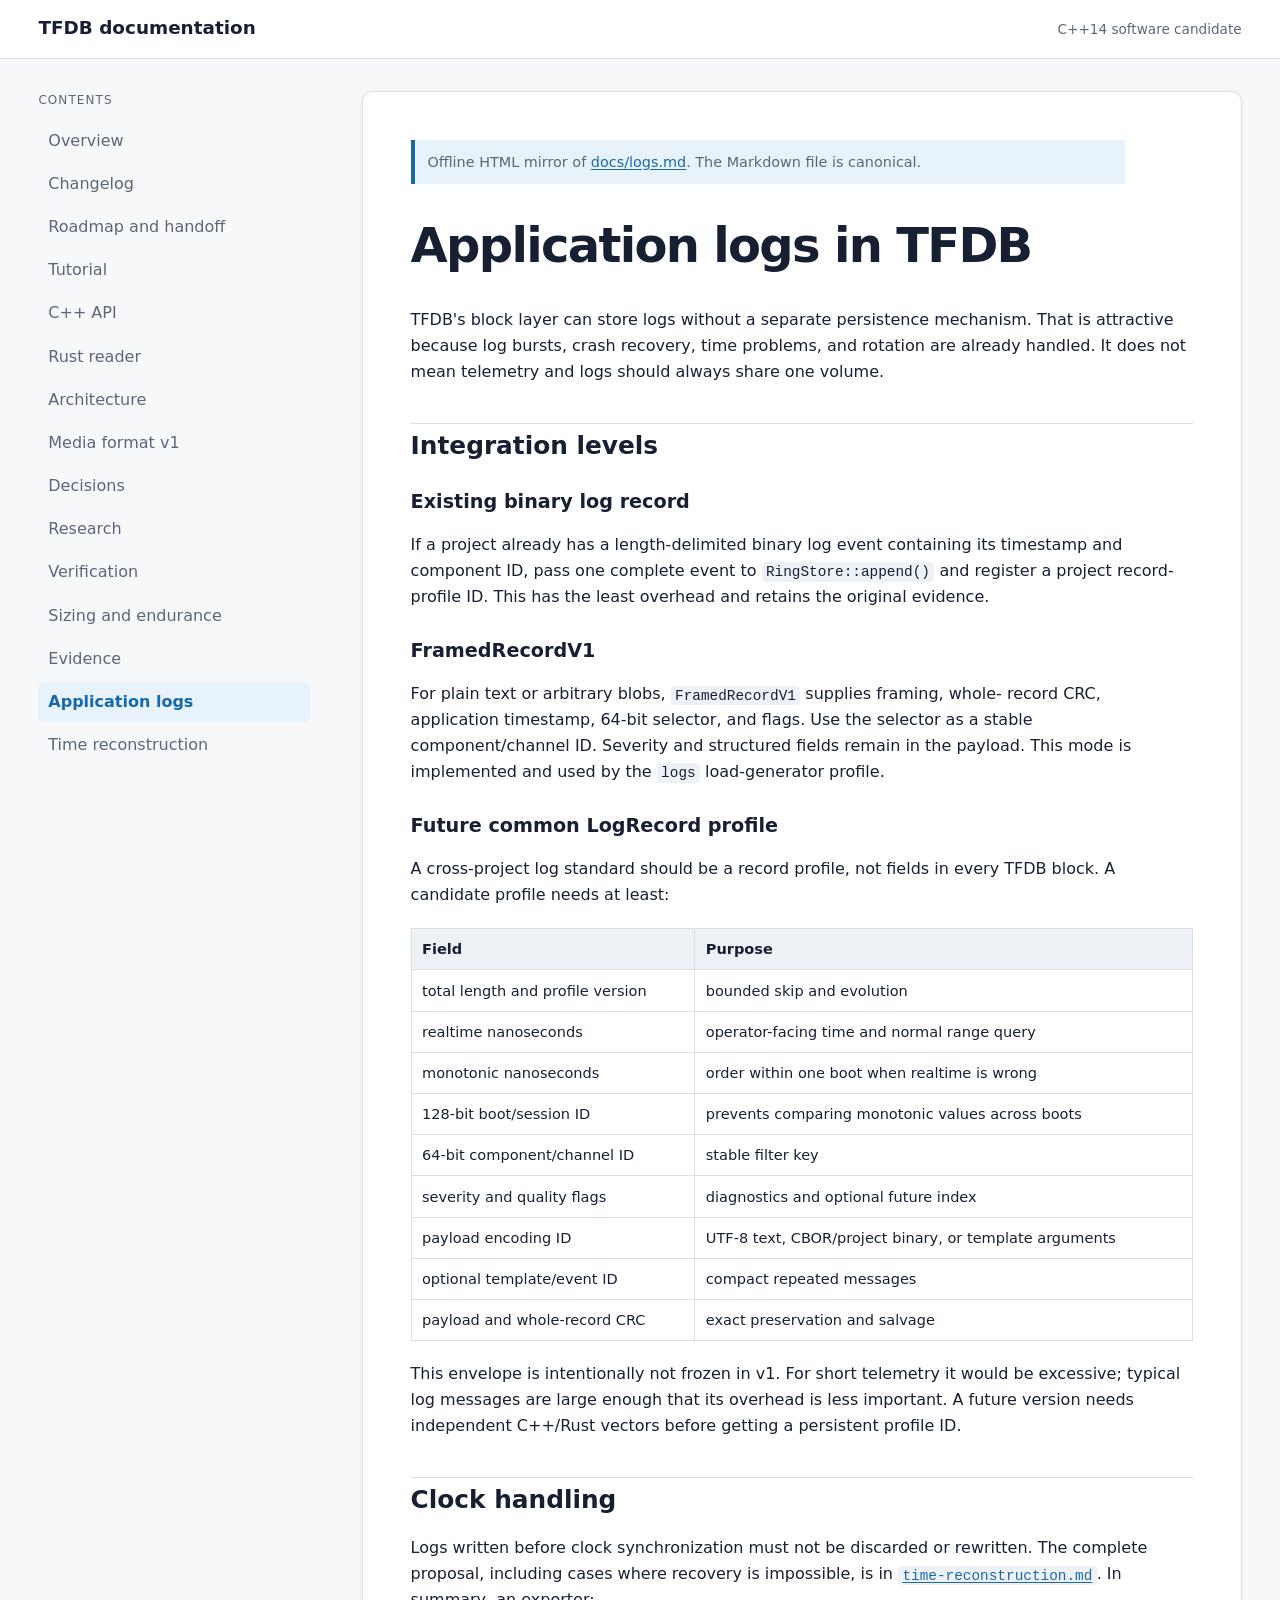
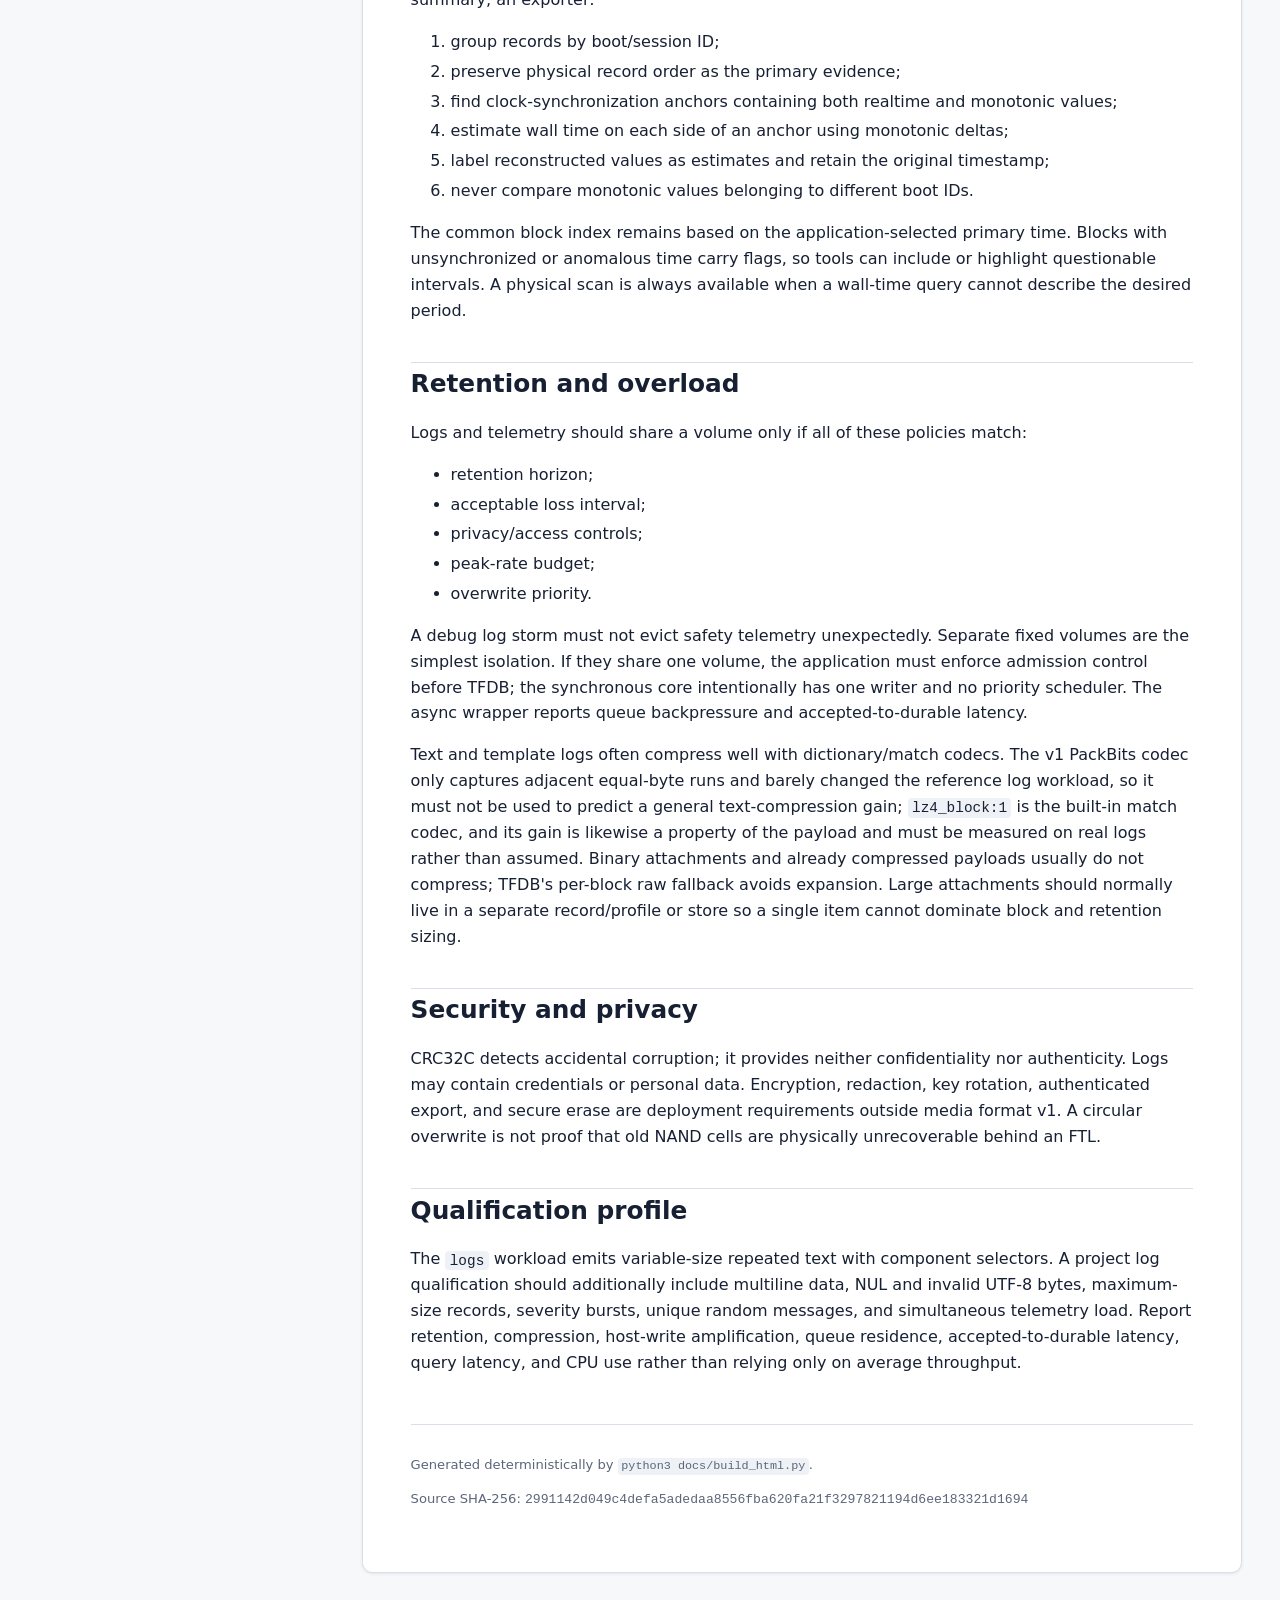
<file: docs/html/logs.html>
<!doctype html>
<html lang="en">
<head>
  <meta charset="utf-8">
  <meta name="viewport" content="width=device-width, initial-scale=1">
  <meta name="tfdb-source-sha256" content="2991142d049c4defa5adedaa8556fba620fa21f3297821194d6ee183321d1694">
  <title>Application logs in TFDB — TFDB</title>
  <link rel="stylesheet" href="style.css">
</head>
<body>
  <a class="skip-link" href="#content">Skip to content</a>
  <header class="site-header">
    <a class="site-title" href="index.html">TFDB documentation</a>
    <span class="site-status">C++14 software candidate</span>
  </header>
  <div class="layout">
    <nav class="sidebar" aria-label="Documentation">
      <p class="sidebar-title">Contents</p>
      <ul>
        <li><a href="index.html">Overview</a></li>
<li><a href="changelog.html">Changelog</a></li>
<li><a href="roadmap.html">Roadmap and handoff</a></li>
<li><a href="tutorial.html">Tutorial</a></li>
<li><a href="api.html">C++ API</a></li>
<li><a href="rust-reader.html">Rust reader</a></li>
<li><a href="architecture.html">Architecture</a></li>
<li><a href="format-v1.html">Media format v1</a></li>
<li><a href="decisions.html">Decisions</a></li>
<li><a href="research.html">Research</a></li>
<li><a href="testing.html">Verification</a></li>
<li><a href="sizing.html">Sizing and endurance</a></li>
<li><a href="evidence.html">Evidence</a></li>
<li><a href="logs.html" aria-current="page">Application logs</a></li>
<li><a href="time-reconstruction.html">Time reconstruction</a></li>
      </ul>
    </nav>
    <main id="content">
      <p class="mirror-note">Offline HTML mirror of <a href="../logs.md">docs/logs.md</a>. The Markdown file is canonical.</p>
      <h1 id="application-logs-in-tfdb">Application logs in TFDB</h1>
<p>TFDB's block layer can store logs without a separate persistence mechanism.
That is attractive because log bursts, crash recovery, time problems, and
rotation are already handled. It does not mean telemetry and logs should
always share one volume.</p>
<h2 id="integration-levels">Integration levels</h2>
<h3 id="existing-binary-log-record">Existing binary log record</h3>
<p>If a project already has a length-delimited binary log event containing its
timestamp and component ID, pass one complete event to <code>RingStore::append()</code>
and register a project record-profile ID. This has the least overhead and
retains the original evidence.</p>
<h3 id="framedrecordv1">FramedRecordV1</h3>
<p>For plain text or arbitrary blobs, <code>FramedRecordV1</code> supplies framing, whole-
record CRC, application timestamp, 64-bit selector, and flags. Use the selector
as a stable component/channel ID. Severity and structured fields remain in the
payload. This mode is implemented and used by the <code>logs</code> load-generator
profile.</p>
<h3 id="future-common-logrecord-profile">Future common LogRecord profile</h3>
<p>A cross-project log standard should be a record profile, not fields in every
TFDB block. A candidate profile needs at least:</p>
<div class="table-wrap"><table class="data-table">
<thead>
<tr>
<th scope="col">Field</th>
<th scope="col">Purpose</th>
</tr>
</thead>
<tbody>
<tr>
<td>total length and profile version</td>
<td>bounded skip and evolution</td>
</tr>
<tr>
<td>realtime nanoseconds</td>
<td>operator-facing time and normal range query</td>
</tr>
<tr>
<td>monotonic nanoseconds</td>
<td>order within one boot when realtime is wrong</td>
</tr>
<tr>
<td>128-bit boot/session ID</td>
<td>prevents comparing monotonic values across boots</td>
</tr>
<tr>
<td>64-bit component/channel ID</td>
<td>stable filter key</td>
</tr>
<tr>
<td>severity and quality flags</td>
<td>diagnostics and optional future index</td>
</tr>
<tr>
<td>payload encoding ID</td>
<td>UTF-8 text, CBOR/project binary, or template arguments</td>
</tr>
<tr>
<td>optional template/event ID</td>
<td>compact repeated messages</td>
</tr>
<tr>
<td>payload and whole-record CRC</td>
<td>exact preservation and salvage</td>
</tr>
</tbody>
</table></div>
<p>This envelope is intentionally not frozen in v1. For short telemetry it would
be excessive; typical log messages are large enough that its overhead is less
important. A future version needs independent C++/Rust vectors before getting
a persistent profile ID.</p>
<h2 id="clock-handling">Clock handling</h2>
<p>Logs written before clock synchronization must not be discarded or rewritten.
The complete proposal, including cases where recovery is impossible, is in
<a href="time-reconstruction.html"><code>time-reconstruction.md</code></a>. In summary, an exporter:</p>
<ol>
<li>group records by boot/session ID;</li>
<li>preserve physical record order as the primary evidence;</li>
<li>find clock-synchronization anchors containing both realtime and monotonic
values;</li>
<li>estimate wall time on each side of an anchor using monotonic deltas;</li>
<li>label reconstructed values as estimates and retain the original timestamp;</li>
<li>never compare monotonic values belonging to different boot IDs.</li>
</ol>
<p>The common block index remains based on the application-selected primary time.
Blocks with unsynchronized or anomalous time carry flags, so tools can include
or highlight questionable intervals. A physical scan is always available when
a wall-time query cannot describe the desired period.</p>
<h2 id="retention-and-overload">Retention and overload</h2>
<p>Logs and telemetry should share a volume only if all of these policies match:</p>
<ul>
<li>retention horizon;</li>
<li>acceptable loss interval;</li>
<li>privacy/access controls;</li>
<li>peak-rate budget;</li>
<li>overwrite priority.</li>
</ul>
<p>A debug log storm must not evict safety telemetry unexpectedly. Separate fixed
volumes are the simplest isolation. If they share one volume, the application
must enforce admission control before TFDB; the synchronous core intentionally
has one writer and no priority scheduler. The async wrapper reports queue
backpressure and accepted-to-durable latency.</p>
<p>Text and template logs often compress well with dictionary/match codecs. The
v1 PackBits codec only captures adjacent equal-byte runs and barely changed the
reference log workload, so it must not be used to predict a general
text-compression gain; <code>lz4_block:1</code> is the built-in match codec, and its gain
is likewise a property of the payload and must be measured on real logs rather
than assumed. Binary attachments and already compressed
payloads usually do not compress; TFDB's per-block raw fallback avoids
expansion. Large attachments should normally live in a separate record/profile
or store so a single item cannot dominate block and retention sizing.</p>
<h2 id="security-and-privacy">Security and privacy</h2>
<p>CRC32C detects accidental corruption; it provides neither confidentiality nor
authenticity. Logs may contain credentials or personal data. Encryption,
redaction, key rotation, authenticated export, and secure erase are deployment
requirements outside media format v1. A circular overwrite is not proof that
old NAND cells are physically unrecoverable behind an FTL.</p>
<h2 id="qualification-profile">Qualification profile</h2>
<p>The <code>logs</code> workload emits variable-size repeated text with component selectors.
A project log qualification should additionally include multiline data, NUL
and invalid UTF-8 bytes, maximum-size records, severity bursts, unique random
messages, and simultaneous telemetry load. Report retention, compression,
host-write amplification, queue residence, accepted-to-durable latency, query
latency, and CPU use rather than relying only on average throughput.</p>

      <footer class="page-footer">
        <p>Generated deterministically by <code>python3 docs/build_html.py</code>.</p>
        <p>Source SHA-256: <span class="source-hash">2991142d049c4defa5adedaa8556fba620fa21f3297821194d6ee183321d1694</span></p>
      </footer>
    </main>
  </div>
</body>
</html>
</file>
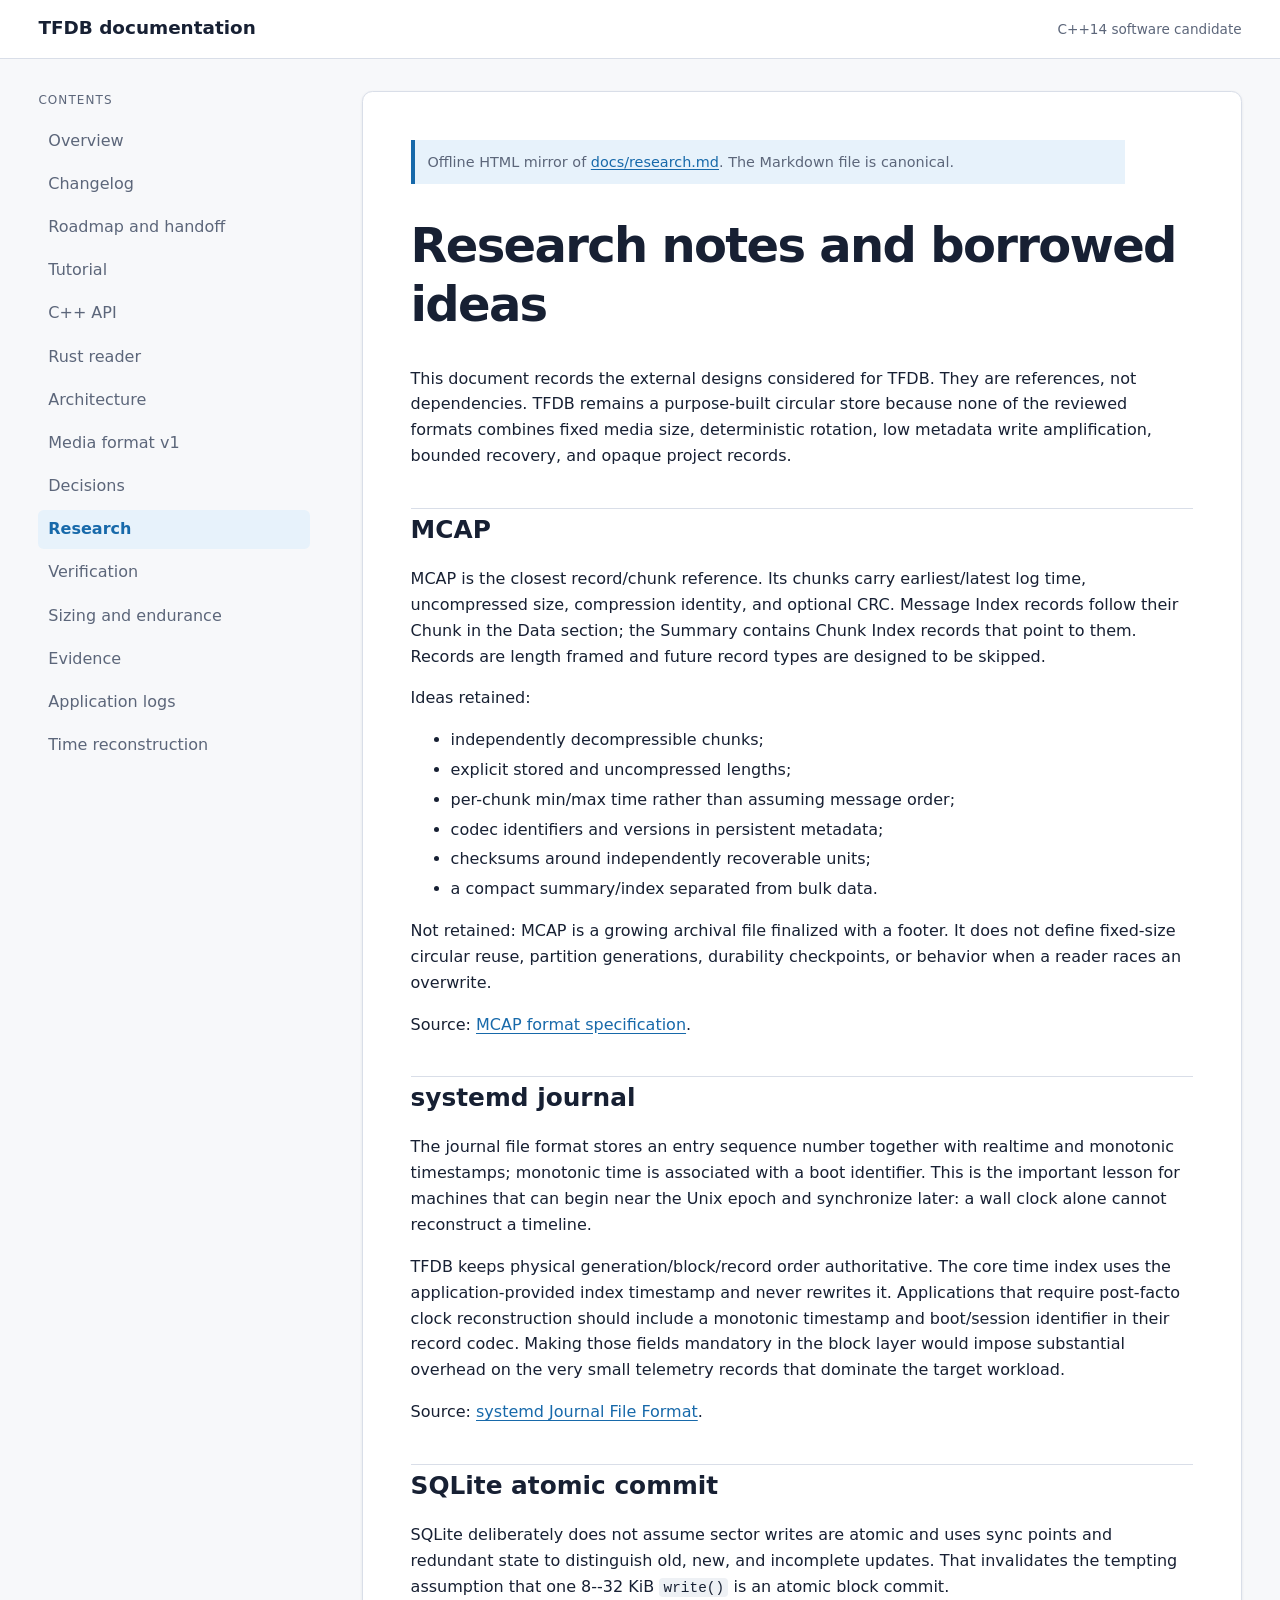
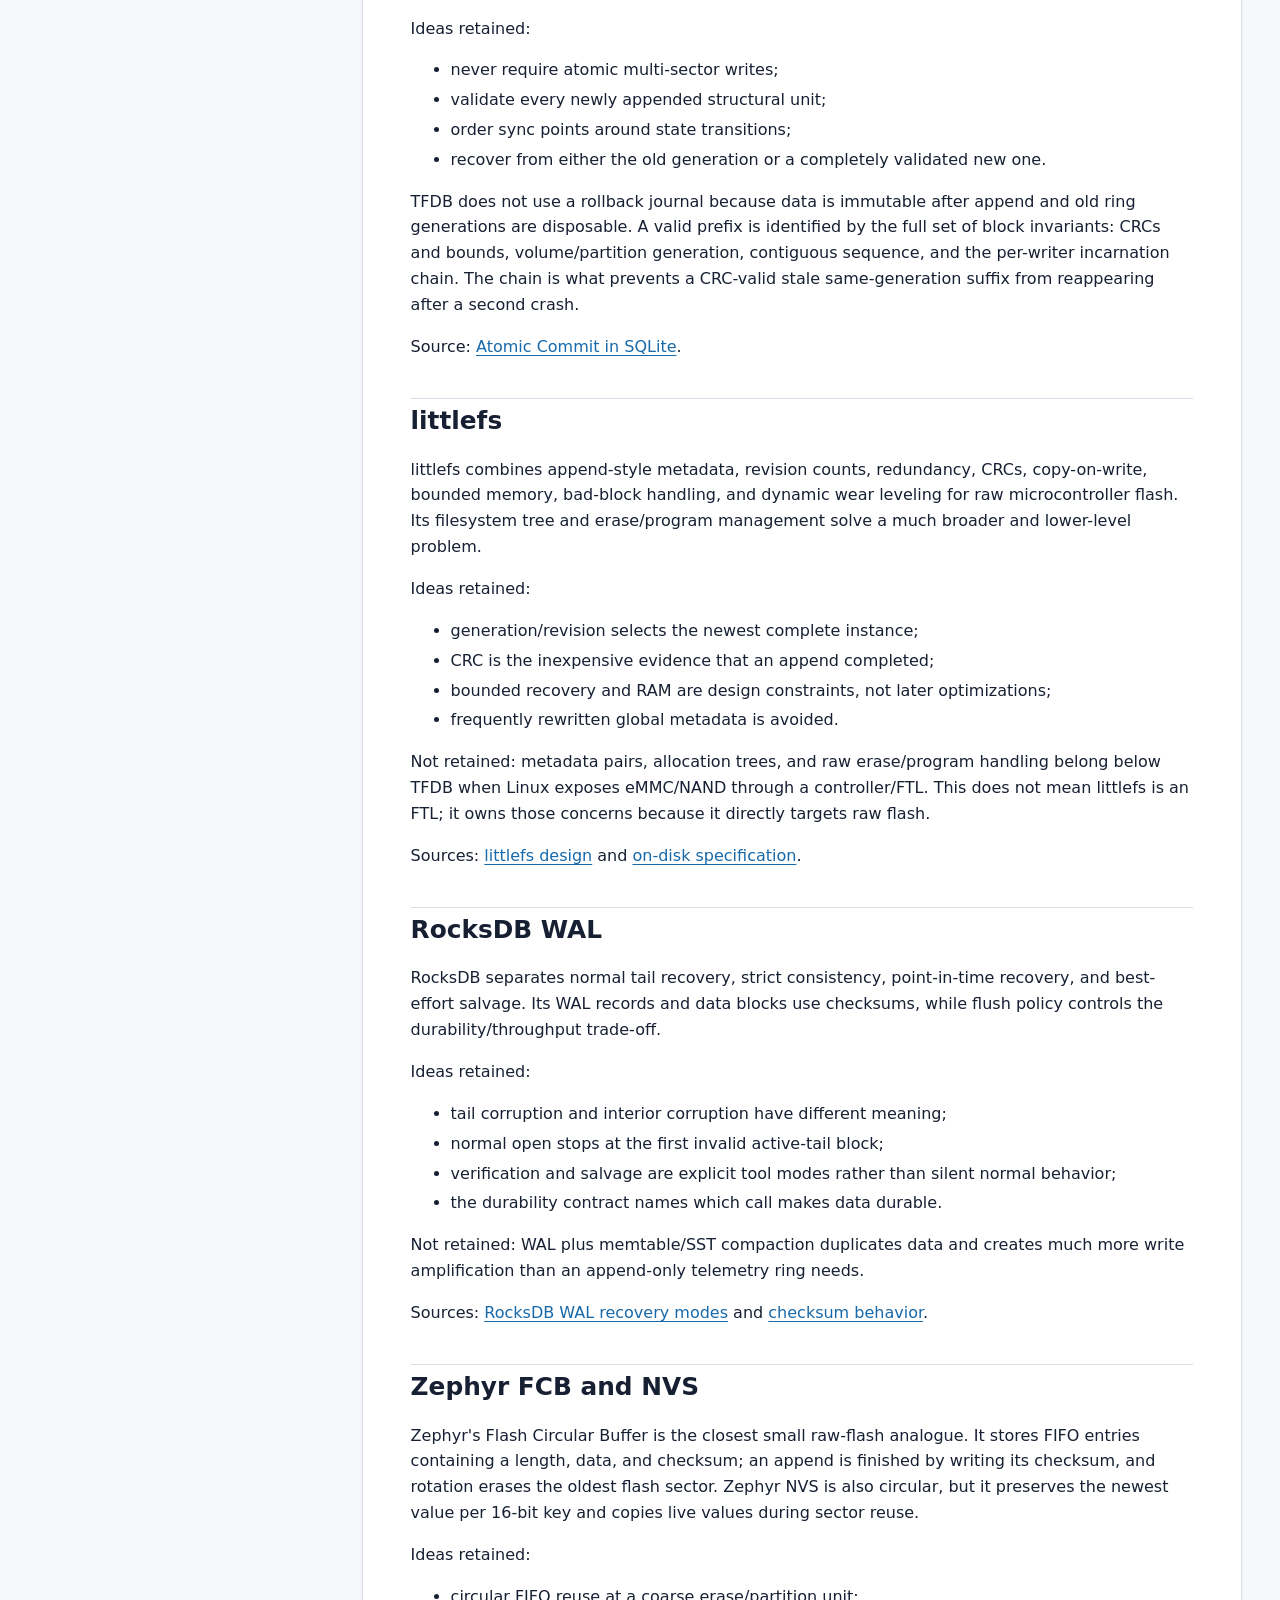
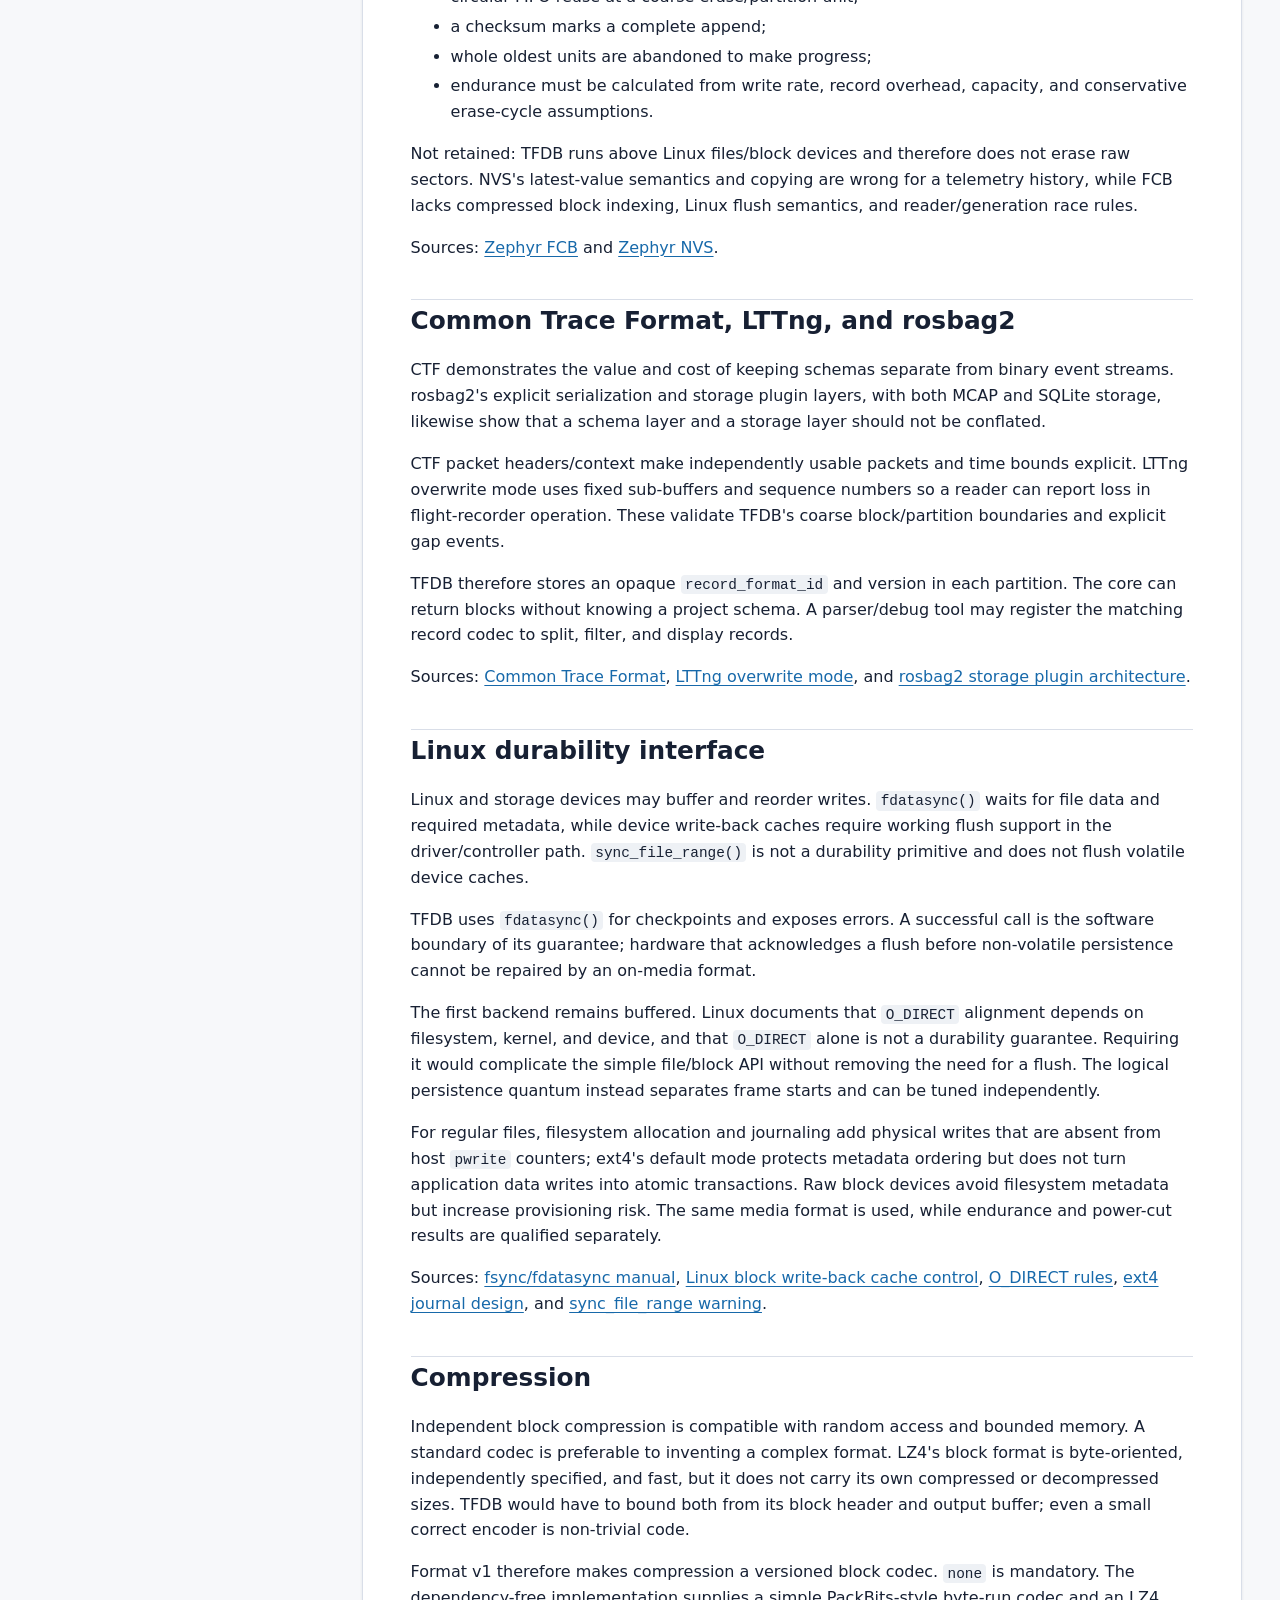
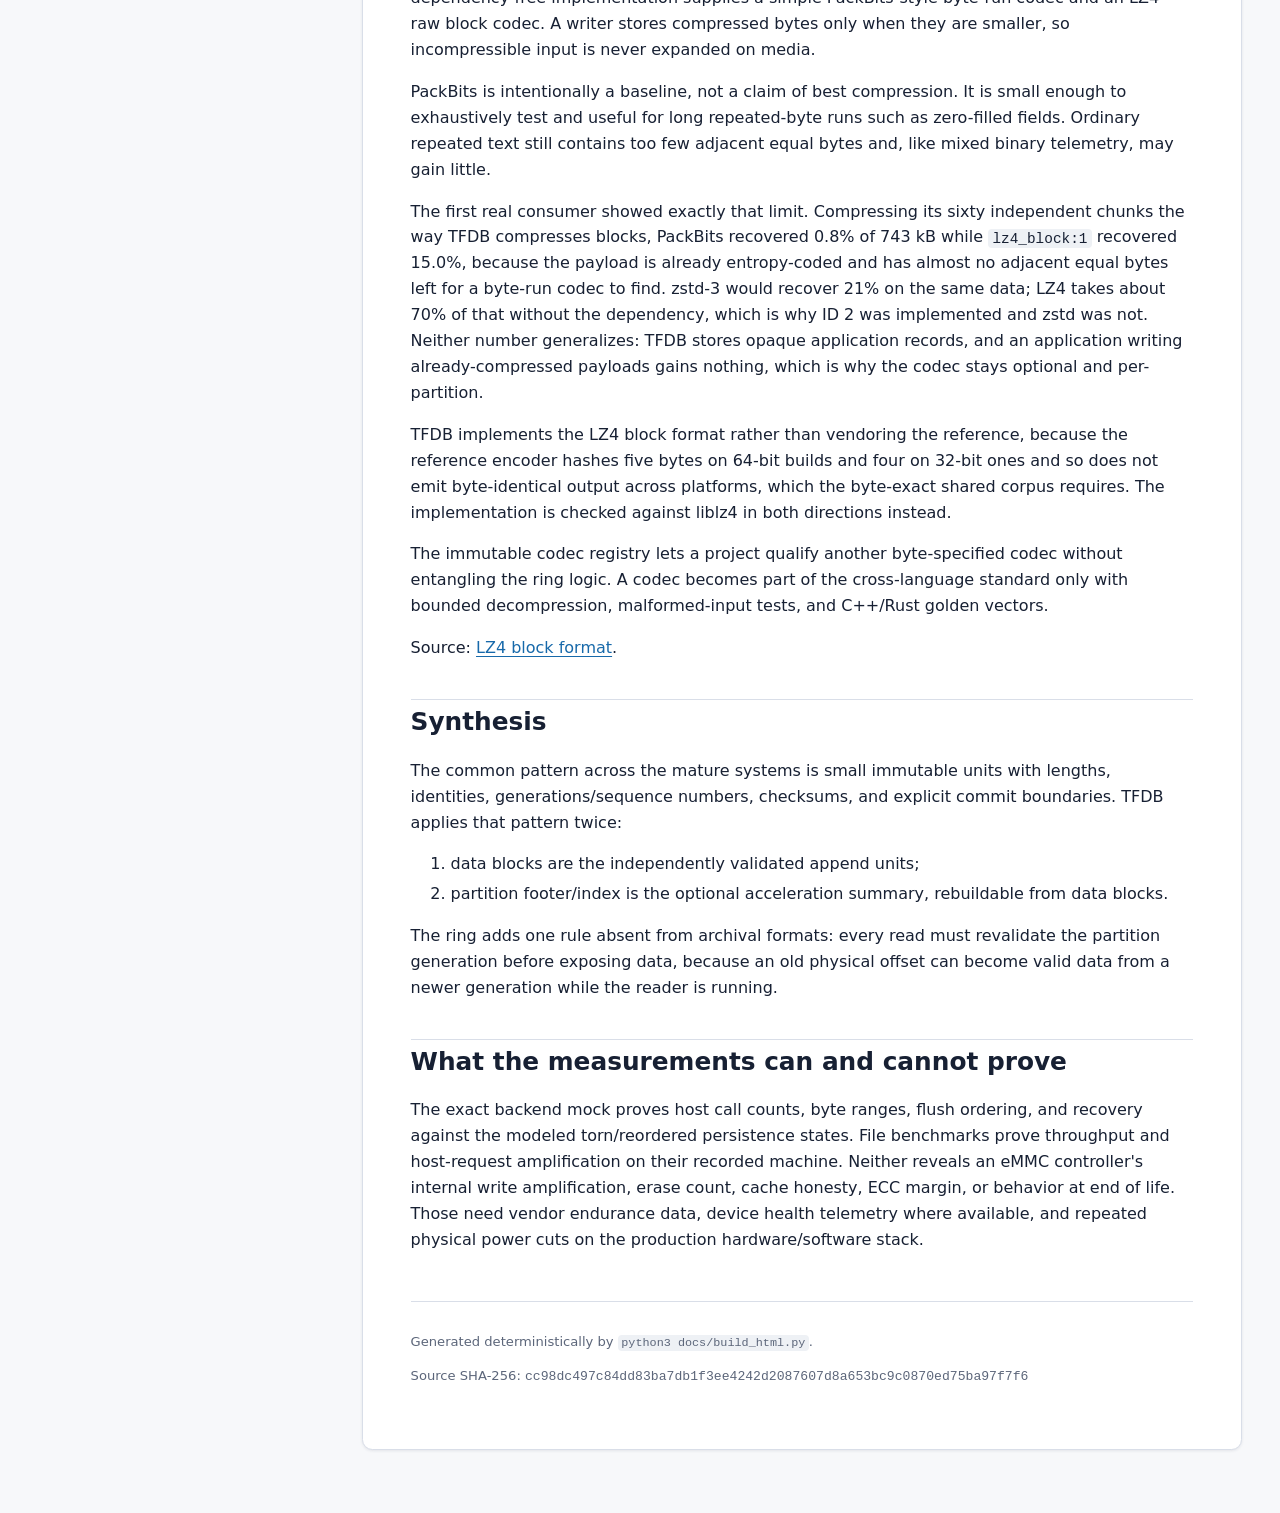
<file: docs/html/research.html>
<!doctype html>
<html lang="en">
<head>
  <meta charset="utf-8">
  <meta name="viewport" content="width=device-width, initial-scale=1">
  <meta name="tfdb-source-sha256" content="cc98dc497c84dd83ba7db1f3ee4242d2087607d8a653bc9c0870ed75ba97f7f6">
  <title>Research notes and borrowed ideas — TFDB</title>
  <link rel="stylesheet" href="style.css">
</head>
<body>
  <a class="skip-link" href="#content">Skip to content</a>
  <header class="site-header">
    <a class="site-title" href="index.html">TFDB documentation</a>
    <span class="site-status">C++14 software candidate</span>
  </header>
  <div class="layout">
    <nav class="sidebar" aria-label="Documentation">
      <p class="sidebar-title">Contents</p>
      <ul>
        <li><a href="index.html">Overview</a></li>
<li><a href="changelog.html">Changelog</a></li>
<li><a href="roadmap.html">Roadmap and handoff</a></li>
<li><a href="tutorial.html">Tutorial</a></li>
<li><a href="api.html">C++ API</a></li>
<li><a href="rust-reader.html">Rust reader</a></li>
<li><a href="architecture.html">Architecture</a></li>
<li><a href="format-v1.html">Media format v1</a></li>
<li><a href="decisions.html">Decisions</a></li>
<li><a href="research.html" aria-current="page">Research</a></li>
<li><a href="testing.html">Verification</a></li>
<li><a href="sizing.html">Sizing and endurance</a></li>
<li><a href="evidence.html">Evidence</a></li>
<li><a href="logs.html">Application logs</a></li>
<li><a href="time-reconstruction.html">Time reconstruction</a></li>
      </ul>
    </nav>
    <main id="content">
      <p class="mirror-note">Offline HTML mirror of <a href="../research.md">docs/research.md</a>. The Markdown file is canonical.</p>
      <h1 id="research-notes-and-borrowed-ideas">Research notes and borrowed ideas</h1>
<p>This document records the external designs considered for TFDB. They are
references, not dependencies. TFDB remains a purpose-built circular store
because none of the reviewed formats combines fixed media size, deterministic
rotation, low metadata write amplification, bounded recovery, and opaque
project records.</p>
<h2 id="mcap">MCAP</h2>
<p>MCAP is the closest record/chunk reference. Its chunks carry earliest/latest
log time, uncompressed size, compression identity, and optional CRC. Message
Index records follow their Chunk in the Data section; the Summary contains
Chunk Index records that point to them. Records are length framed and future
record types are designed to be skipped.</p>
<p>Ideas retained:</p>
<ul>
<li>independently decompressible chunks;</li>
<li>explicit stored and uncompressed lengths;</li>
<li>per-chunk min/max time rather than assuming message order;</li>
<li>codec identifiers and versions in persistent metadata;</li>
<li>checksums around independently recoverable units;</li>
<li>a compact summary/index separated from bulk data.</li>
</ul>
<p>Not retained: MCAP is a growing archival file finalized with a footer. It does
not define fixed-size circular reuse, partition generations, durability
checkpoints, or behavior when a reader races an overwrite.</p>
<p>Source: <a href="https://mcap.dev/spec" rel="noopener noreferrer">MCAP format specification</a>.</p>
<h2 id="systemd-journal">systemd journal</h2>
<p>The journal file format stores an entry sequence number together with
realtime and monotonic timestamps; monotonic time is associated with a boot
identifier. This is the important lesson for machines that can begin near the
Unix epoch and synchronize later: a wall clock alone cannot reconstruct a
timeline.</p>
<p>TFDB keeps physical generation/block/record order authoritative. The core time
index uses the application-provided index timestamp and never rewrites it.
Applications that require post-facto clock reconstruction should include a
monotonic timestamp and boot/session identifier in their record codec. Making
those fields mandatory in the block layer would impose substantial overhead
on the very small telemetry records that dominate the target workload.</p>
<p>Source: <a href="https://systemd.io/JOURNAL_FILE_FORMAT/" rel="noopener noreferrer">systemd Journal File Format</a>.</p>
<h2 id="sqlite-atomic-commit">SQLite atomic commit</h2>
<p>SQLite deliberately does not assume sector writes are atomic and uses sync
points and redundant state to distinguish old, new, and incomplete updates.
That invalidates the tempting assumption that one 8--32 KiB <code>write()</code> is an
atomic block commit.</p>
<p>Ideas retained:</p>
<ul>
<li>never require atomic multi-sector writes;</li>
<li>validate every newly appended structural unit;</li>
<li>order sync points around state transitions;</li>
<li>recover from either the old generation or a completely validated new one.</li>
</ul>
<p>TFDB does not use a rollback journal because data is immutable after append and
old ring generations are disposable. A valid prefix is identified by the full
set of block invariants: CRCs and bounds, volume/partition generation,
contiguous sequence, and the per-writer incarnation chain. The chain is what
prevents a CRC-valid stale same-generation suffix from reappearing after a
second crash.</p>
<p>Source: <a href="https://sqlite.org/atomiccommit.html" rel="noopener noreferrer">Atomic Commit in SQLite</a>.</p>
<h2 id="littlefs">littlefs</h2>
<p>littlefs combines append-style metadata, revision counts, redundancy, CRCs,
copy-on-write, bounded memory, bad-block handling, and dynamic wear leveling
for raw microcontroller flash. Its filesystem tree and erase/program management
solve a much broader and lower-level problem.</p>
<p>Ideas retained:</p>
<ul>
<li>generation/revision selects the newest complete instance;</li>
<li>CRC is the inexpensive evidence that an append completed;</li>
<li>bounded recovery and RAM are design constraints, not later optimizations;</li>
<li>frequently rewritten global metadata is avoided.</li>
</ul>
<p>Not retained: metadata pairs, allocation trees, and raw erase/program handling
belong below TFDB when Linux exposes eMMC/NAND through a controller/FTL. This
does not mean littlefs is an FTL; it owns those concerns because it directly
targets raw flash.</p>
<p>Sources: <a href="https://github.com/littlefs-project/littlefs/blob/master/DESIGN.md" rel="noopener noreferrer">littlefs design</a>
and <a href="https://github.com/littlefs-project/littlefs/blob/master/SPEC.md" rel="noopener noreferrer">on-disk specification</a>.</p>
<h2 id="rocksdb-wal">RocksDB WAL</h2>
<p>RocksDB separates normal tail recovery, strict consistency, point-in-time
recovery, and best-effort salvage. Its WAL records and data blocks use
checksums, while flush policy controls the durability/throughput trade-off.</p>
<p>Ideas retained:</p>
<ul>
<li>tail corruption and interior corruption have different meaning;</li>
<li>normal open stops at the first invalid active-tail block;</li>
<li>verification and salvage are explicit tool modes rather than silent normal
behavior;</li>
<li>the durability contract names which call makes data durable.</li>
</ul>
<p>Not retained: WAL plus memtable/SST compaction duplicates data and creates much
more write amplification than an append-only telemetry ring needs.</p>
<p>Sources: <a href="https://github.com/facebook/rocksdb/wiki/WAL-Recovery-Modes" rel="noopener noreferrer">RocksDB WAL recovery modes</a>
and <a href="https://github.com/facebook/rocksdb/wiki/Basic-Operations#checksums" rel="noopener noreferrer">checksum behavior</a>.</p>
<h2 id="zephyr-fcb-and-nvs">Zephyr FCB and NVS</h2>
<p>Zephyr's Flash Circular Buffer is the closest small raw-flash analogue. It
stores FIFO entries containing a length, data, and checksum; an append is
finished by writing its checksum, and rotation erases the oldest flash sector.
Zephyr NVS is also circular, but it preserves the newest value per 16-bit key
and copies live values during sector reuse.</p>
<p>Ideas retained:</p>
<ul>
<li>circular FIFO reuse at a coarse erase/partition unit;</li>
<li>a checksum marks a complete append;</li>
<li>whole oldest units are abandoned to make progress;</li>
<li>endurance must be calculated from write rate, record overhead, capacity, and
conservative erase-cycle assumptions.</li>
</ul>
<p>Not retained: TFDB runs above Linux files/block devices and therefore does not
erase raw sectors. NVS's latest-value semantics and copying are wrong for a
telemetry history, while FCB lacks compressed block indexing, Linux flush
semantics, and reader/generation race rules.</p>
<p>Sources: <a href="https://docs.zephyrproject.org/latest/services/storage/fcb/fcb.html" rel="noopener noreferrer">Zephyr FCB</a>
and <a href="https://docs.zephyrproject.org/latest/services/storage/nvs/nvs.html" rel="noopener noreferrer">Zephyr NVS</a>.</p>
<h2 id="common-trace-format-lttng-and-rosbag2">Common Trace Format, LTTng, and rosbag2</h2>
<p>CTF demonstrates the value and cost of keeping schemas separate from binary
event streams. rosbag2's explicit serialization and storage plugin layers,
with both MCAP and SQLite storage, likewise show that a schema layer and a
storage layer should not be conflated.</p>
<p>CTF packet headers/context make independently usable packets and time bounds
explicit. LTTng overwrite mode uses fixed sub-buffers and sequence numbers so a
reader can report loss in flight-recorder operation. These validate TFDB's
coarse block/partition boundaries and explicit gap events.</p>
<p>TFDB therefore stores an opaque <code>record_format_id</code> and version in each
partition. The core can return blocks without knowing a project schema. A
parser/debug tool may register the matching record codec to split, filter, and
display records.</p>
<p>Sources: <a href="https://diamon.org/ctf/" rel="noopener noreferrer">Common Trace Format</a>,
<a href="https://lttng.org/docs/v2.16/" rel="noopener noreferrer">LTTng overwrite mode</a>, and
<a href="https://github.com/ros2/rosbag2/blob/rolling/README.md#storage-format-plugin-architecture" rel="noopener noreferrer">rosbag2 storage plugin architecture</a>.</p>
<h2 id="linux-durability-interface">Linux durability interface</h2>
<p>Linux and storage devices may buffer and reorder writes. <code>fdatasync()</code> waits
for file data and required metadata, while device write-back caches require
working flush support in the driver/controller path. <code>sync_file_range()</code> is
not a durability primitive and does not flush volatile device caches.</p>
<p>TFDB uses <code>fdatasync()</code> for checkpoints and exposes errors. A successful call
is the software boundary of its guarantee; hardware that acknowledges a flush
before non-volatile persistence cannot be repaired by an on-media format.</p>
<p>The first backend remains buffered. Linux documents that <code>O_DIRECT</code> alignment
depends on filesystem, kernel, and device, and that <code>O_DIRECT</code> alone is not a
durability guarantee. Requiring it would complicate the simple file/block API
without removing the need for a flush. The logical persistence quantum instead
separates frame starts and can be tuned independently.</p>
<p>For regular files, filesystem allocation and journaling add physical writes
that are absent from host <code>pwrite</code> counters; ext4's default mode protects
metadata ordering but does not turn application data writes into atomic
transactions. Raw block devices avoid filesystem metadata but increase
provisioning risk. The same media format is used, while endurance and power-cut
results are qualified separately.</p>
<p>Sources: <a href="https://man7.org/linux/man-pages/man2/fdatasync.2.html" rel="noopener noreferrer">fsync/fdatasync manual</a>,
<a href="https://kernel.org/doc/html/latest/block/writeback_cache_control.html" rel="noopener noreferrer">Linux block write-back cache control</a>,
<a href="https://man7.org/linux/man-pages/man2/open.2.html" rel="noopener noreferrer">O_DIRECT rules</a>,
<a href="https://www.kernel.org/doc/html/latest/filesystems/ext4/journal.html" rel="noopener noreferrer">ext4 journal design</a>,
and <a href="https://man7.org/linux/man-pages/man2/sync_file_range.2.html" rel="noopener noreferrer">sync_file_range warning</a>.</p>
<h2 id="compression">Compression</h2>
<p>Independent block compression is compatible with random access and bounded
memory. A standard codec is preferable to inventing a complex format. LZ4's
block format is byte-oriented, independently specified, and fast, but it does
not carry its own compressed or decompressed sizes. TFDB would have to bound
both from its block header and output buffer; even a small correct encoder is
non-trivial code.</p>
<p>Format v1 therefore makes compression a versioned block codec. <code>none</code> is
mandatory. The dependency-free implementation supplies a simple PackBits-style
byte-run codec and an LZ4 raw block codec. A writer stores compressed bytes
only when they are smaller, so incompressible input is never expanded on media.</p>
<p>PackBits is intentionally a baseline, not a claim of best compression. It is
small enough to exhaustively test and useful for long repeated-byte runs such
as zero-filled fields. Ordinary repeated text still contains too few adjacent
equal bytes and, like mixed binary telemetry, may gain little.</p>
<p>The first real consumer showed exactly that limit. Compressing its sixty
independent chunks the way TFDB compresses blocks, PackBits recovered 0.8% of
743 kB while <code>lz4_block:1</code> recovered 15.0%, because the payload is already
entropy-coded and has almost no adjacent equal bytes left for a byte-run codec
to find. zstd-3 would recover 21% on the same data; LZ4 takes about 70% of that
without the dependency, which is why ID 2 was implemented and zstd was not.
Neither number generalizes: TFDB stores opaque application records, and an
application writing already-compressed payloads gains nothing, which is why the
codec stays optional and per-partition.</p>
<p>TFDB implements the LZ4 block format rather than vendoring the reference,
because the reference encoder hashes five bytes on 64-bit builds and four on
32-bit ones and so does not emit byte-identical output across platforms, which
the byte-exact shared corpus requires. The implementation is checked against
liblz4 in both directions instead.</p>
<p>The immutable codec registry lets a project qualify another byte-specified
codec without entangling the ring logic. A codec becomes part of the
cross-language standard only with bounded decompression, malformed-input tests,
and C++/Rust golden vectors.</p>
<p>Source: <a href="https://github.com/lz4/lz4/blob/dev/doc/lz4_Block_format.md" rel="noopener noreferrer">LZ4 block format</a>.</p>
<h2 id="synthesis">Synthesis</h2>
<p>The common pattern across the mature systems is small immutable units with
lengths, identities, generations/sequence numbers, checksums, and explicit
commit boundaries. TFDB applies that pattern twice:</p>
<ol>
<li>data blocks are the independently validated append units;</li>
<li>partition footer/index is the optional acceleration summary, rebuildable
from data blocks.</li>
</ol>
<p>The ring adds one rule absent from archival formats: every read must revalidate
the partition generation before exposing data, because an old physical offset
can become valid data from a newer generation while the reader is running.</p>
<h2 id="what-the-measurements-can-and-cannot-prove">What the measurements can and cannot prove</h2>
<p>The exact backend mock proves host call counts, byte ranges, flush ordering,
and recovery against the modeled torn/reordered persistence states. File
benchmarks prove throughput and host-request amplification on their recorded
machine. Neither reveals an eMMC controller's internal write amplification,
erase count, cache honesty, ECC margin, or behavior at end of life. Those need
vendor endurance data, device health telemetry where available, and repeated
physical power cuts on the production hardware/software stack.</p>

      <footer class="page-footer">
        <p>Generated deterministically by <code>python3 docs/build_html.py</code>.</p>
        <p>Source SHA-256: <span class="source-hash">cc98dc497c84dd83ba7db1f3ee4242d2087607d8a653bc9c0870ed75ba97f7f6</span></p>
      </footer>
    </main>
  </div>
</body>
</html>
</file>
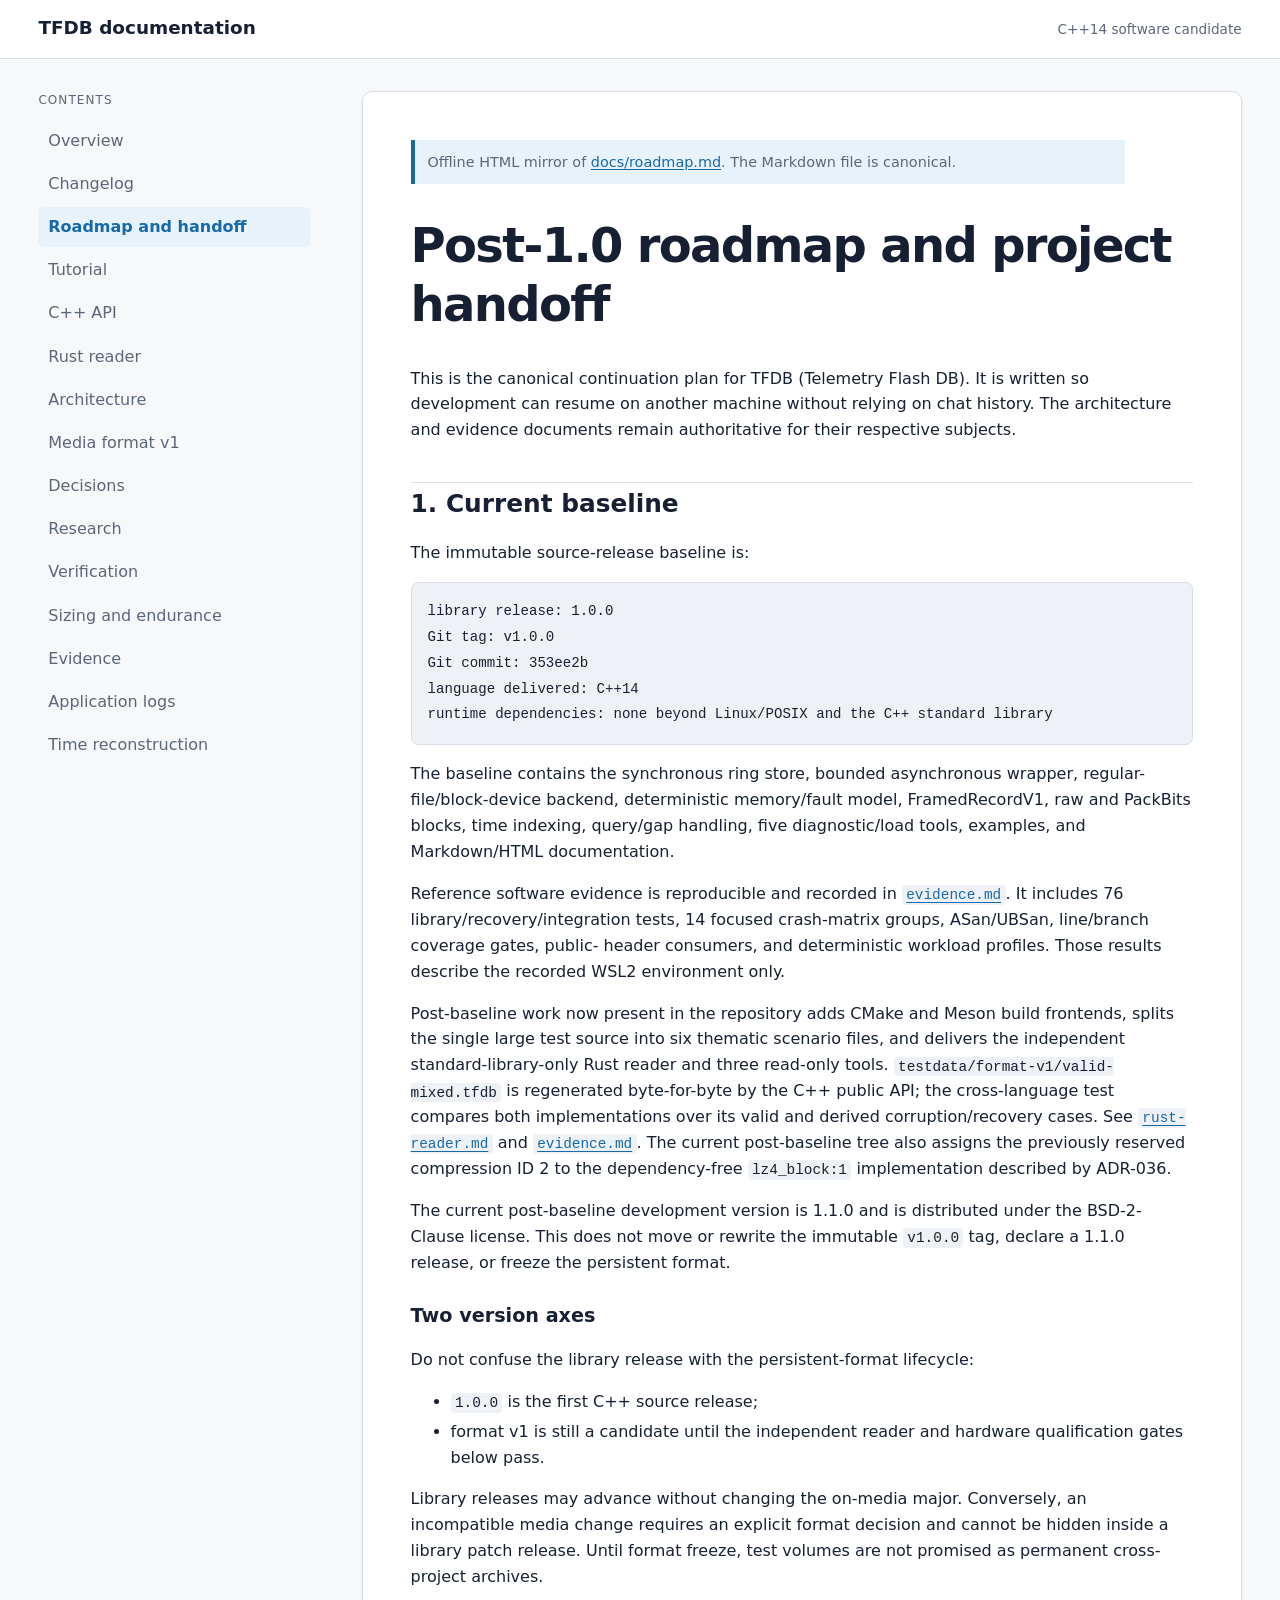
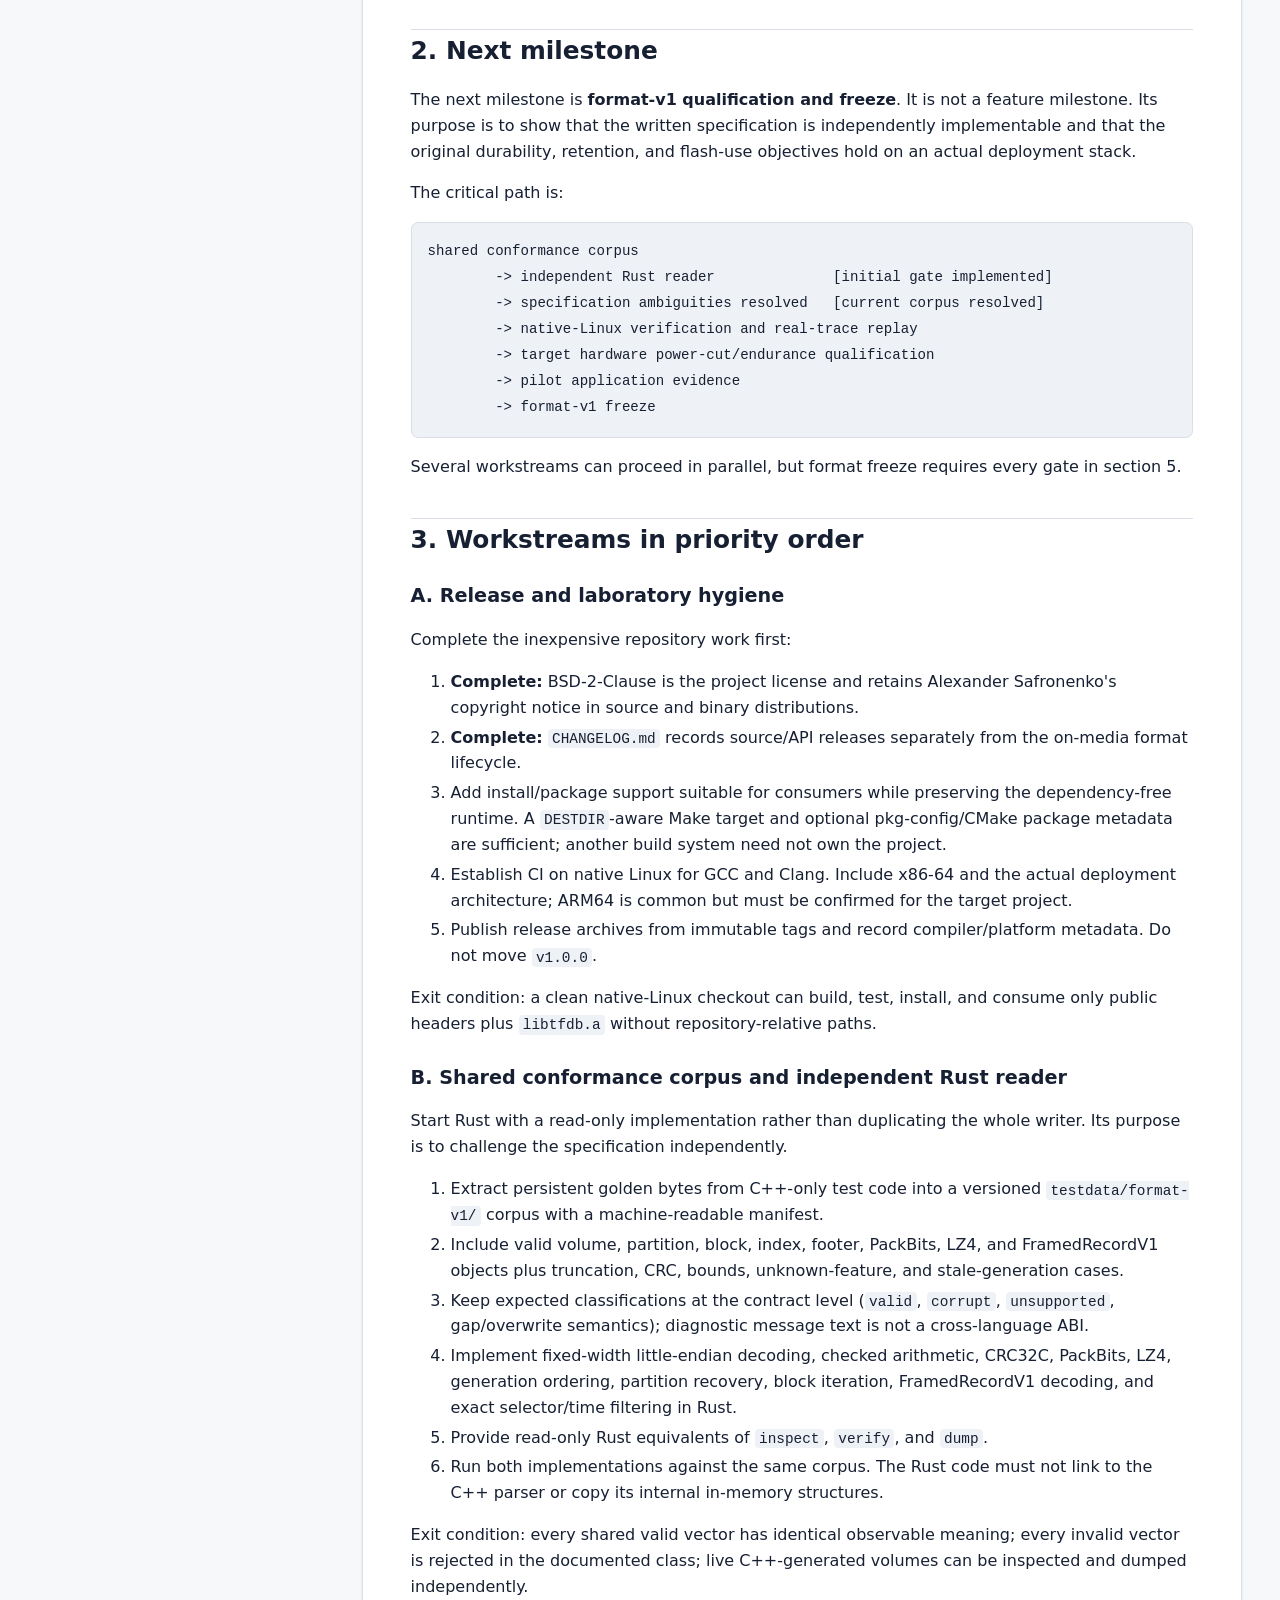
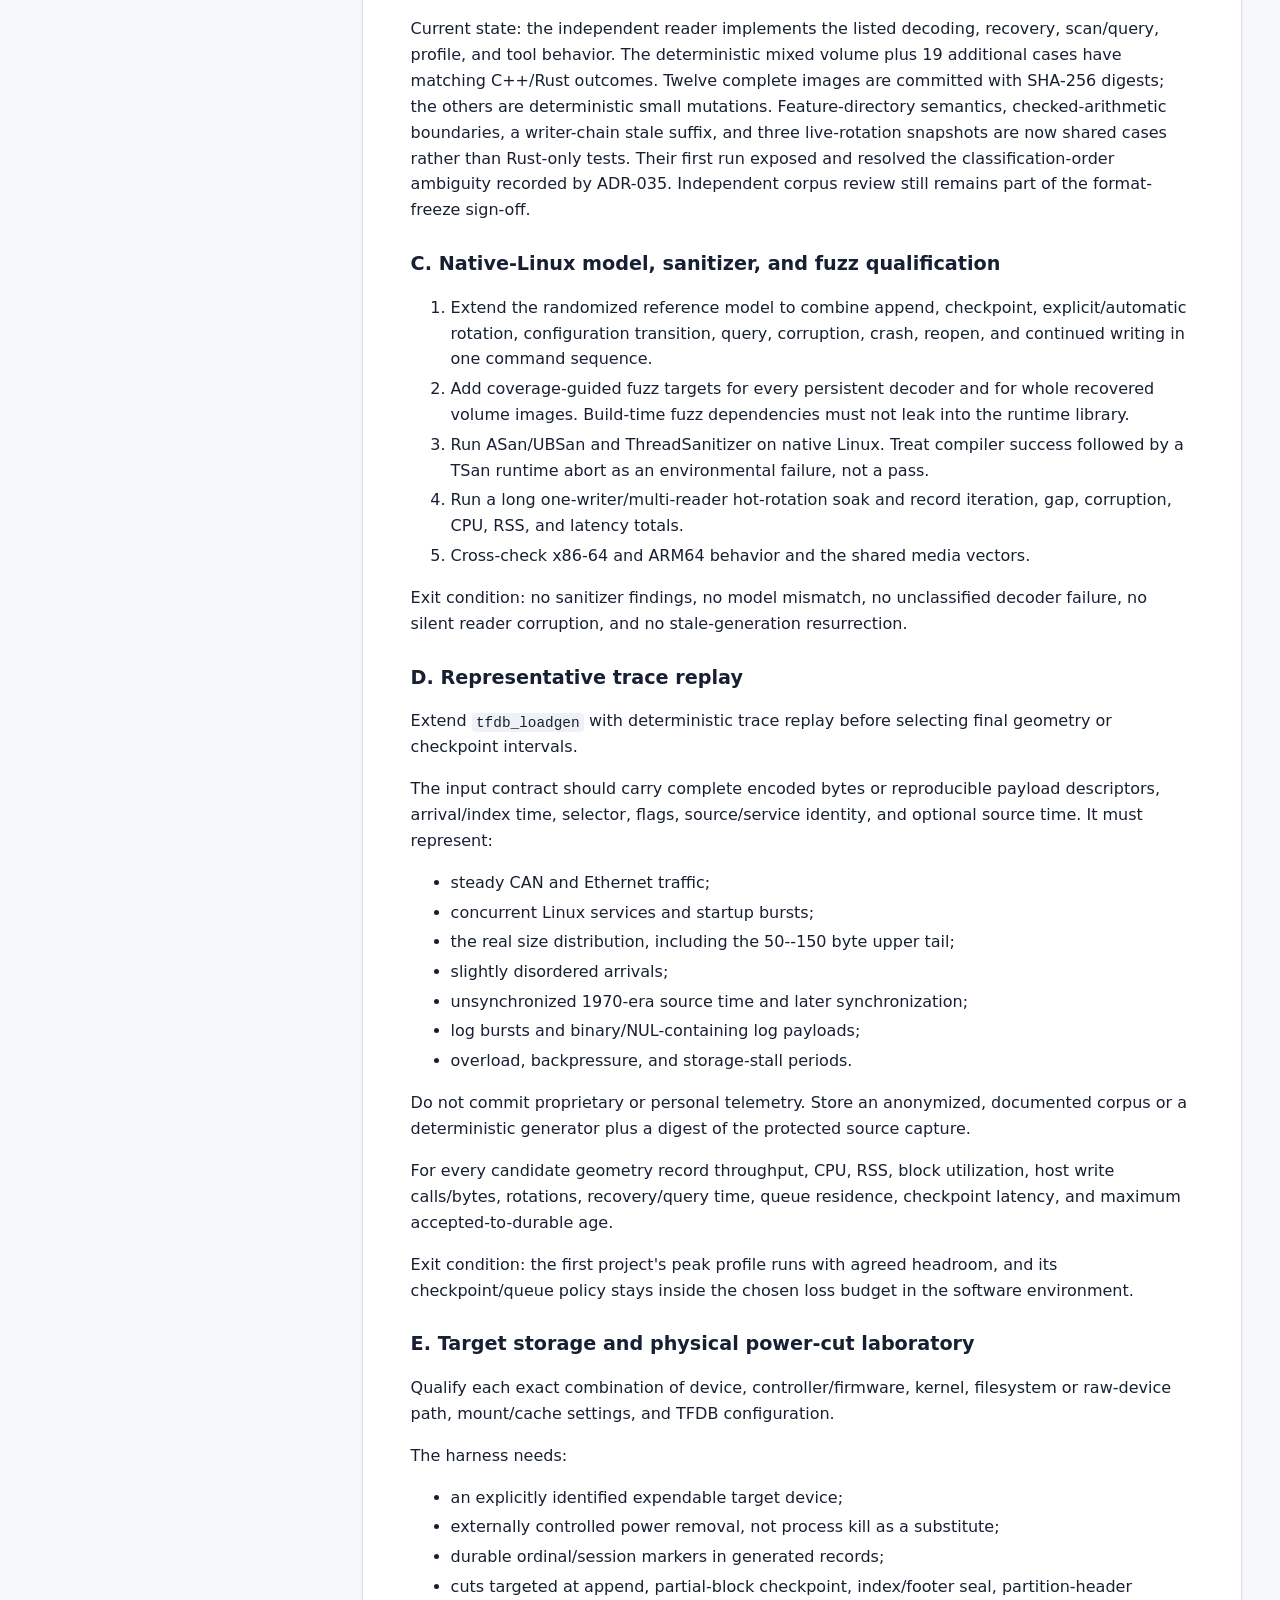
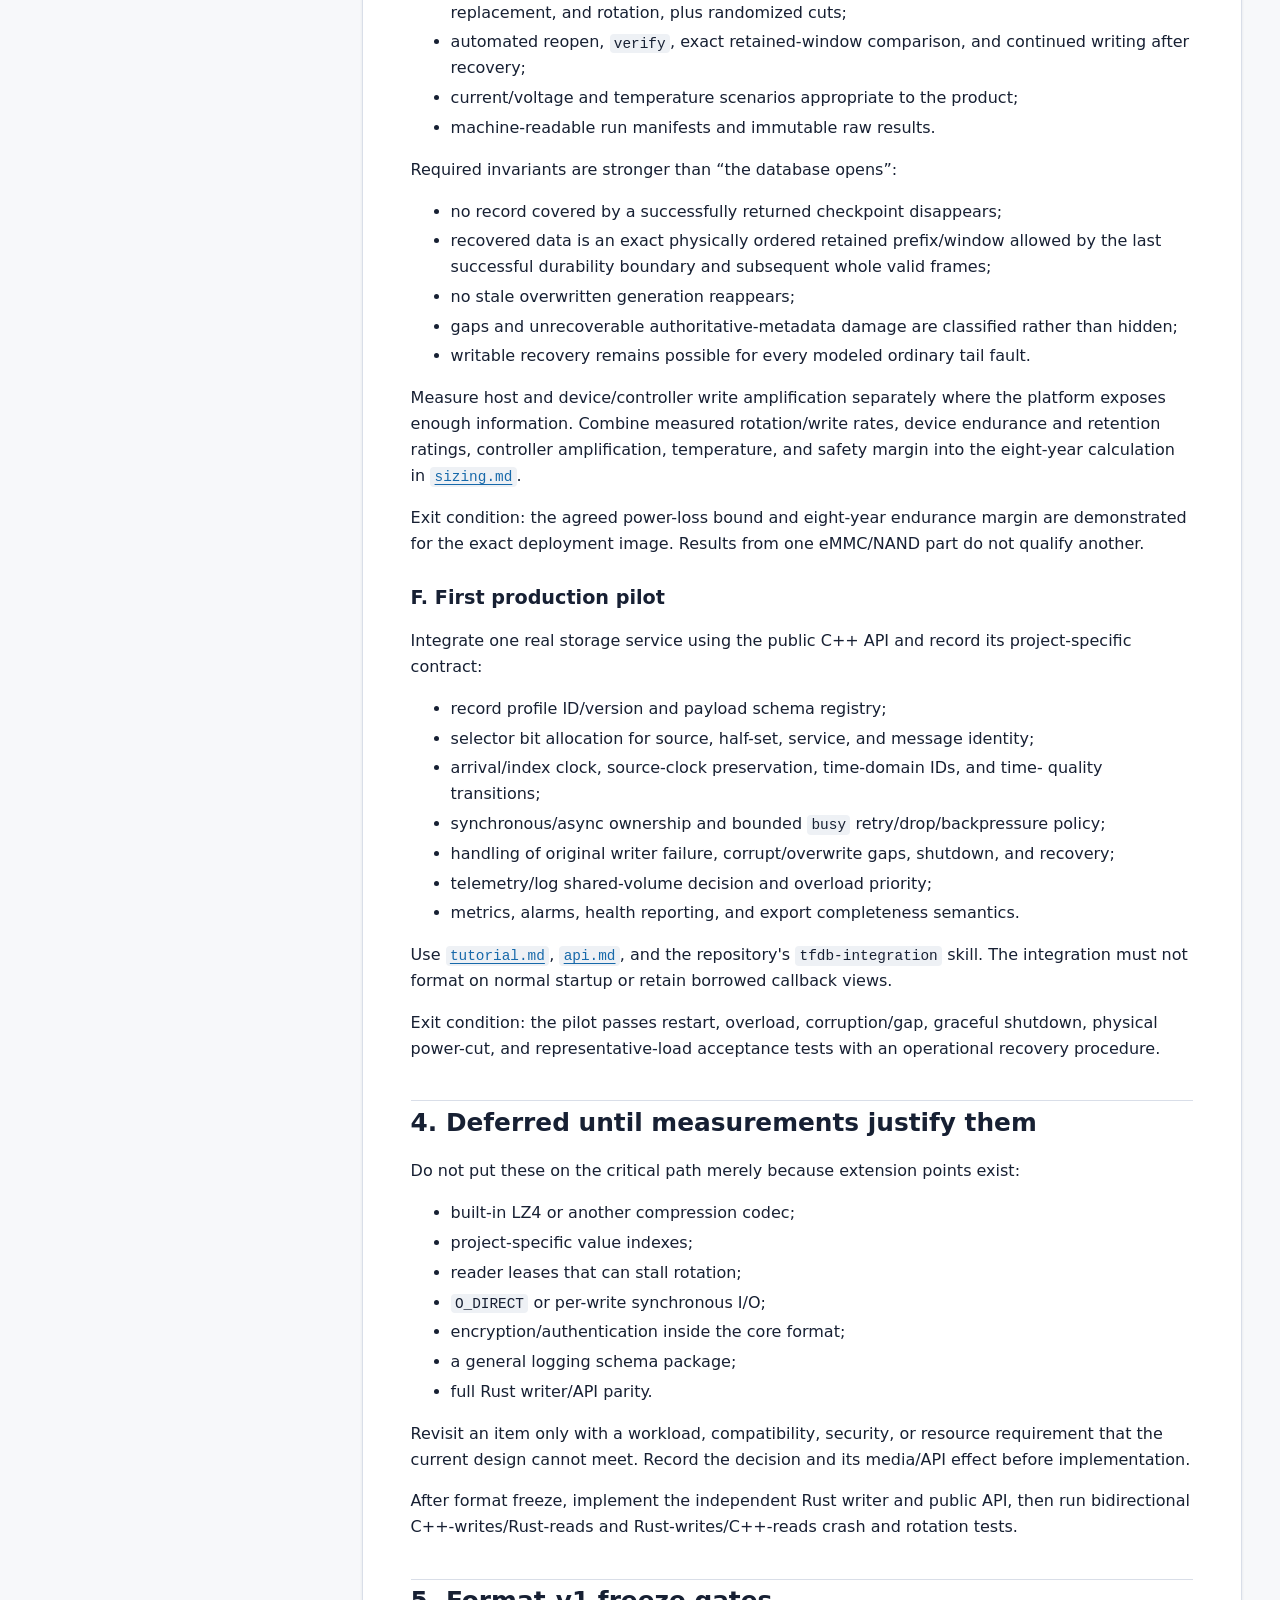
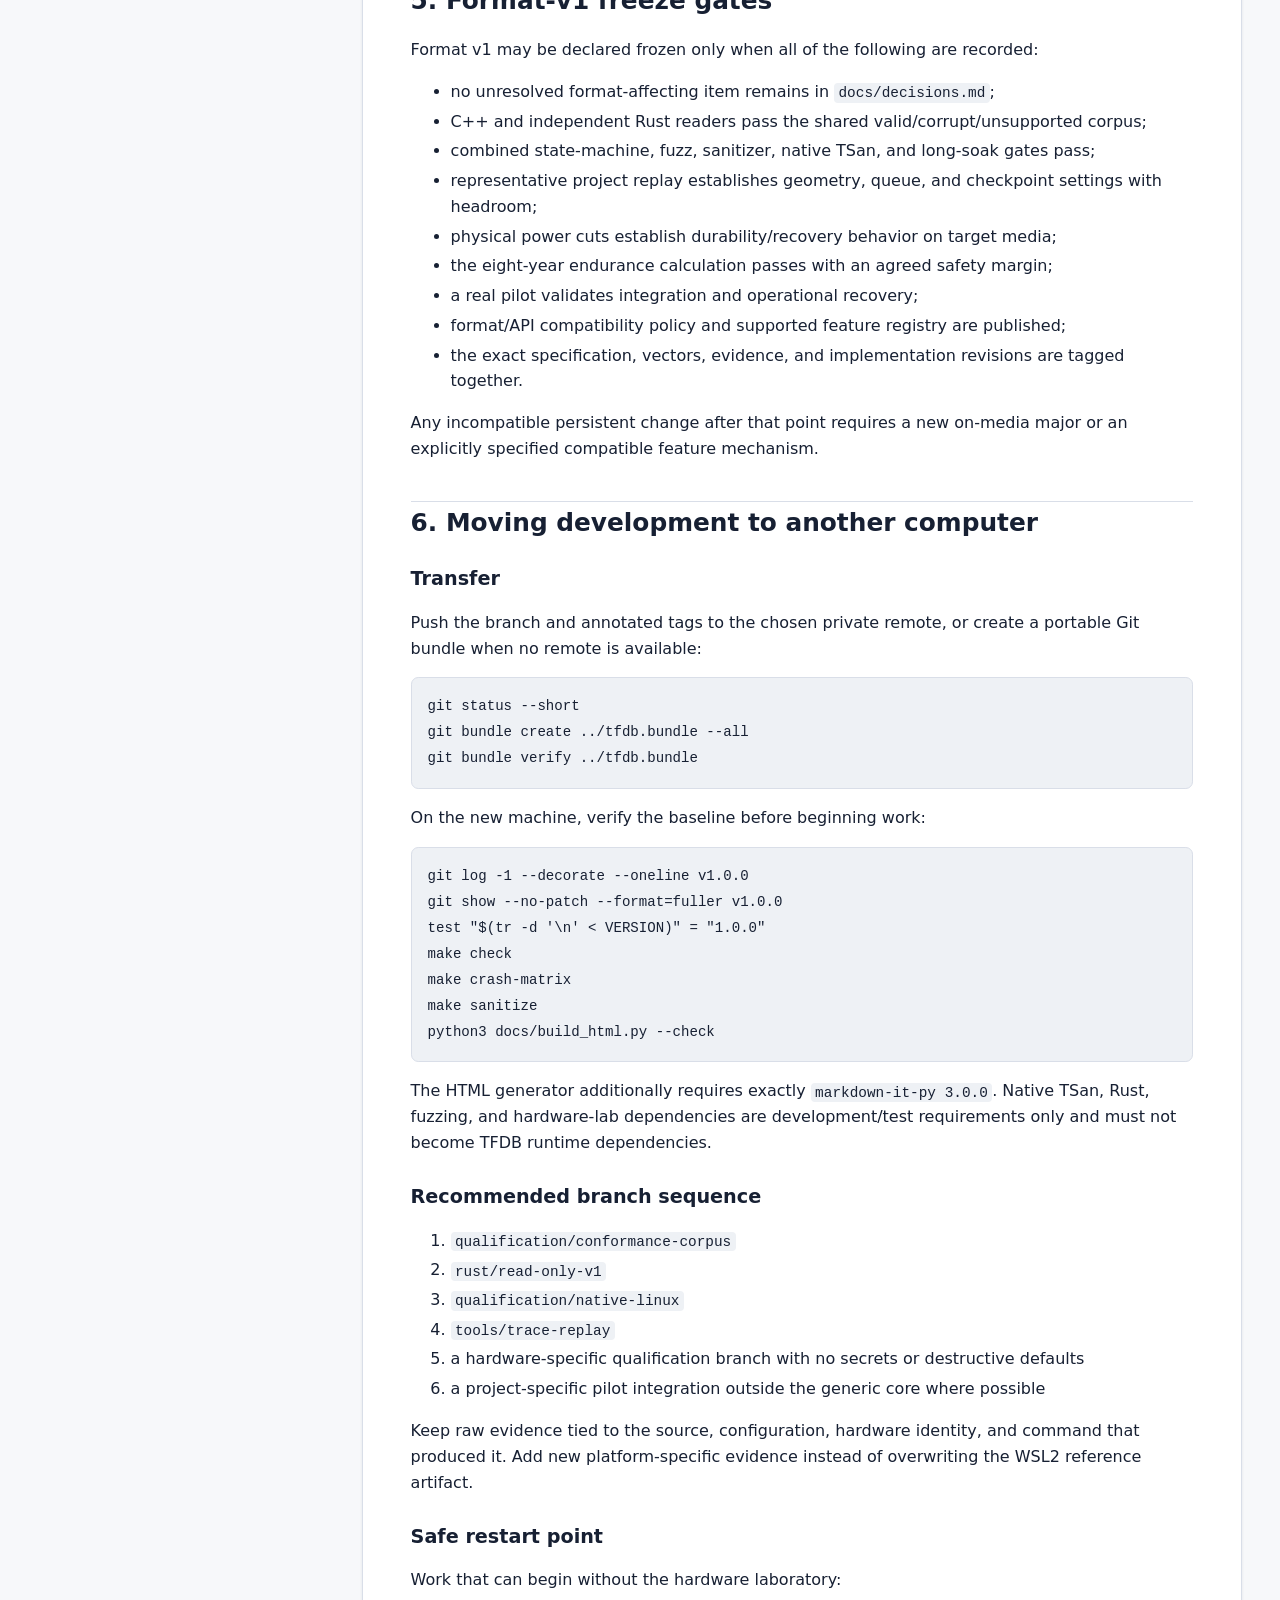
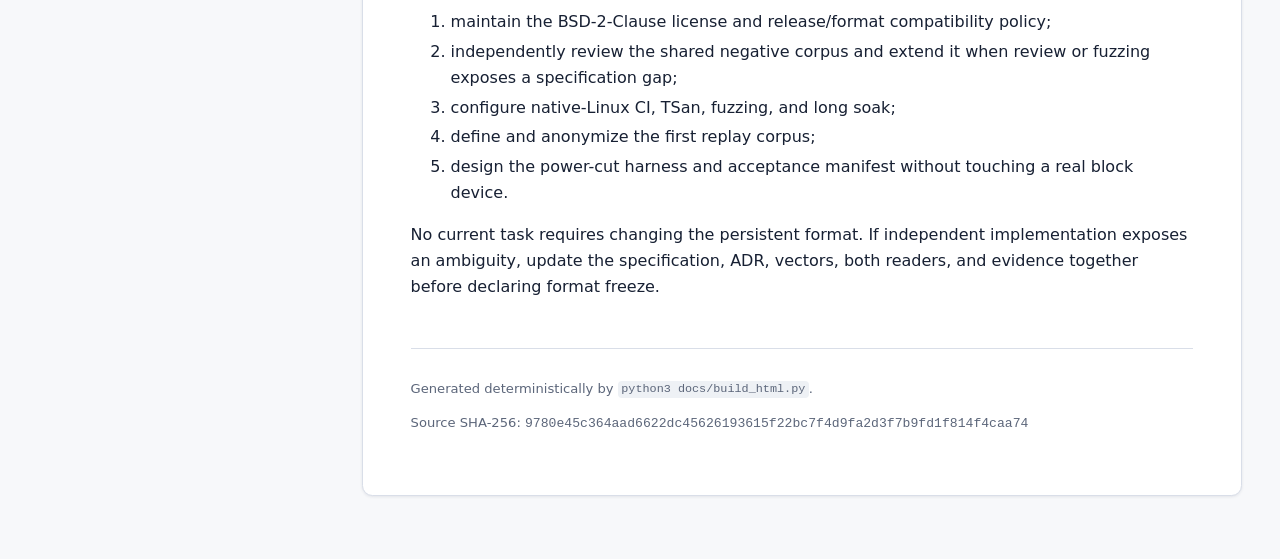
<file: docs/html/roadmap.html>
<!doctype html>
<html lang="en">
<head>
  <meta charset="utf-8">
  <meta name="viewport" content="width=device-width, initial-scale=1">
  <meta name="tfdb-source-sha256" content="9780e45c364aad6622dc45626193615f22bc7f4d9fa2d3f7b9fd1f814f4caa74">
  <title>Post-1.0 roadmap and project handoff — TFDB</title>
  <link rel="stylesheet" href="style.css">
</head>
<body>
  <a class="skip-link" href="#content">Skip to content</a>
  <header class="site-header">
    <a class="site-title" href="index.html">TFDB documentation</a>
    <span class="site-status">C++14 software candidate</span>
  </header>
  <div class="layout">
    <nav class="sidebar" aria-label="Documentation">
      <p class="sidebar-title">Contents</p>
      <ul>
        <li><a href="index.html">Overview</a></li>
<li><a href="changelog.html">Changelog</a></li>
<li><a href="roadmap.html" aria-current="page">Roadmap and handoff</a></li>
<li><a href="tutorial.html">Tutorial</a></li>
<li><a href="api.html">C++ API</a></li>
<li><a href="rust-reader.html">Rust reader</a></li>
<li><a href="architecture.html">Architecture</a></li>
<li><a href="format-v1.html">Media format v1</a></li>
<li><a href="decisions.html">Decisions</a></li>
<li><a href="research.html">Research</a></li>
<li><a href="testing.html">Verification</a></li>
<li><a href="sizing.html">Sizing and endurance</a></li>
<li><a href="evidence.html">Evidence</a></li>
<li><a href="logs.html">Application logs</a></li>
<li><a href="time-reconstruction.html">Time reconstruction</a></li>
      </ul>
    </nav>
    <main id="content">
      <p class="mirror-note">Offline HTML mirror of <a href="../roadmap.md">docs/roadmap.md</a>. The Markdown file is canonical.</p>
      <h1 id="post-1-0-roadmap-and-project-handoff">Post-1.0 roadmap and project handoff</h1>
<p>This is the canonical continuation plan for TFDB (Telemetry Flash DB). It is
written so development can resume on another machine without relying on chat
history. The architecture and evidence documents remain authoritative for
their respective subjects.</p>
<h2 id="1-current-baseline">1. Current baseline</h2>
<p>The immutable source-release baseline is:</p>
<pre><code class="language-text">library release: 1.0.0
Git tag: v1.0.0
Git commit: 353ee2b
language delivered: C++14
runtime dependencies: none beyond Linux/POSIX and the C++ standard library
</code></pre>
<p>The baseline contains the synchronous ring store, bounded asynchronous
wrapper, regular-file/block-device backend, deterministic memory/fault model,
FramedRecordV1, raw and PackBits blocks, time indexing, query/gap handling, five
diagnostic/load tools, examples, and Markdown/HTML documentation.</p>
<p>Reference software evidence is reproducible and recorded in
<a href="evidence.html"><code>evidence.md</code></a>. It includes 76 library/recovery/integration tests,
14 focused crash-matrix groups, ASan/UBSan, line/branch coverage gates, public-
header consumers, and deterministic workload profiles. Those results describe
the recorded WSL2 environment only.</p>
<p>Post-baseline work now present in the repository adds CMake and Meson build
frontends, splits the single large test source into six thematic scenario
files, and delivers the independent standard-library-only Rust reader and
three read-only tools. <code>testdata/format-v1/valid-mixed.tfdb</code> is regenerated
byte-for-byte by the C++ public API; the cross-language test compares both
implementations over its valid and derived corruption/recovery cases. See
<a href="rust-reader.html"><code>rust-reader.md</code></a> and <a href="evidence.html"><code>evidence.md</code></a>.
The current post-baseline tree also assigns the previously reserved compression
ID 2 to the dependency-free <code>lz4_block:1</code> implementation described by ADR-036.</p>
<p>The current post-baseline development version is 1.1.0 and is distributed
under the BSD-2-Clause license. This does not move or rewrite the immutable
<code>v1.0.0</code> tag, declare a 1.1.0 release, or freeze the persistent format.</p>
<h3 id="two-version-axes">Two version axes</h3>
<p>Do not confuse the library release with the persistent-format lifecycle:</p>
<ul>
<li><code>1.0.0</code> is the first C++ source release;</li>
<li>format v1 is still a candidate until the independent reader and hardware
qualification gates below pass.</li>
</ul>
<p>Library releases may advance without changing the on-media major. Conversely,
an incompatible media change requires an explicit format decision and cannot
be hidden inside a library patch release. Until format freeze, test volumes are
not promised as permanent cross-project archives.</p>
<h2 id="2-next-milestone">2. Next milestone</h2>
<p>The next milestone is <strong>format-v1 qualification and freeze</strong>. It is not a
feature milestone. Its purpose is to show that the written specification is
independently implementable and that the original durability, retention, and
flash-use objectives hold on an actual deployment stack.</p>
<p>The critical path is:</p>
<pre><code class="language-text">shared conformance corpus
        -&gt; independent Rust reader              [initial gate implemented]
        -&gt; specification ambiguities resolved   [current corpus resolved]
        -&gt; native-Linux verification and real-trace replay
        -&gt; target hardware power-cut/endurance qualification
        -&gt; pilot application evidence
        -&gt; format-v1 freeze
</code></pre>
<p>Several workstreams can proceed in parallel, but format freeze requires every
gate in section 5.</p>
<h2 id="3-workstreams-in-priority-order">3. Workstreams in priority order</h2>
<h3 id="a-release-and-laboratory-hygiene">A. Release and laboratory hygiene</h3>
<p>Complete the inexpensive repository work first:</p>
<ol>
<li><strong>Complete:</strong> BSD-2-Clause is the project license and retains Alexander
Safronenko's copyright notice in source and binary distributions.</li>
<li><strong>Complete:</strong> <code>CHANGELOG.md</code> records source/API releases separately from the
on-media format lifecycle.</li>
<li>Add install/package support suitable for consumers while preserving the
dependency-free runtime. A <code>DESTDIR</code>-aware Make target and optional
pkg-config/CMake package metadata are sufficient; another build system need
not own the project.</li>
<li>Establish CI on native Linux for GCC and Clang. Include x86-64 and the
actual deployment architecture; ARM64 is common but must be confirmed for
the target project.</li>
<li>Publish release archives from immutable tags and record compiler/platform
metadata. Do not move <code>v1.0.0</code>.</li>
</ol>
<p>Exit condition: a clean native-Linux checkout can build, test, install, and
consume only public headers plus <code>libtfdb.a</code> without repository-relative paths.</p>
<h3 id="b-shared-conformance-corpus-and-independent-rust-reader">B. Shared conformance corpus and independent Rust reader</h3>
<p>Start Rust with a read-only implementation rather than duplicating the whole
writer. Its purpose is to challenge the specification independently.</p>
<ol>
<li>Extract persistent golden bytes from C++-only test code into a versioned
<code>testdata/format-v1/</code> corpus with a machine-readable manifest.</li>
<li>Include valid volume, partition, block, index, footer, PackBits, LZ4, and
FramedRecordV1 objects plus truncation, CRC, bounds, unknown-feature, and
stale-generation cases.</li>
<li>Keep expected classifications at the contract level (<code>valid</code>, <code>corrupt</code>,
<code>unsupported</code>, gap/overwrite semantics); diagnostic message text is not a
cross-language ABI.</li>
<li>Implement fixed-width little-endian decoding, checked arithmetic, CRC32C,
PackBits, LZ4, generation ordering, partition recovery, block iteration,
FramedRecordV1 decoding, and exact selector/time filtering in Rust.</li>
<li>Provide read-only Rust equivalents of <code>inspect</code>, <code>verify</code>, and <code>dump</code>.</li>
<li>Run both implementations against the same corpus. The Rust code must not
link to the C++ parser or copy its internal in-memory structures.</li>
</ol>
<p>Exit condition: every shared valid vector has identical observable meaning;
every invalid vector is rejected in the documented class; live C++-generated
volumes can be inspected and dumped independently.</p>
<p>Current state: the independent reader implements the listed decoding,
recovery, scan/query, profile, and tool behavior. The deterministic mixed
volume plus 19 additional cases have matching C++/Rust outcomes. Twelve complete
images are committed with SHA-256 digests; the others are deterministic small
mutations. Feature-directory semantics, checked-arithmetic boundaries, a
writer-chain stale suffix, and three live-rotation snapshots are now shared
cases rather than Rust-only tests. Their first run exposed and resolved the
classification-order ambiguity recorded by ADR-035. Independent corpus review
still remains part of the format-freeze sign-off.</p>
<h3 id="c-native-linux-model-sanitizer-and-fuzz-qualification">C. Native-Linux model, sanitizer, and fuzz qualification</h3>
<ol>
<li>Extend the randomized reference model to combine append, checkpoint,
explicit/automatic rotation, configuration transition, query, corruption,
crash, reopen, and continued writing in one command sequence.</li>
<li>Add coverage-guided fuzz targets for every persistent decoder and for whole
recovered volume images. Build-time fuzz dependencies must not leak into the
runtime library.</li>
<li>Run ASan/UBSan and ThreadSanitizer on native Linux. Treat compiler success
followed by a TSan runtime abort as an environmental failure, not a pass.</li>
<li>Run a long one-writer/multi-reader hot-rotation soak and record iteration,
gap, corruption, CPU, RSS, and latency totals.</li>
<li>Cross-check x86-64 and ARM64 behavior and the shared media vectors.</li>
</ol>
<p>Exit condition: no sanitizer findings, no model mismatch, no unclassified
decoder failure, no silent reader corruption, and no stale-generation
resurrection.</p>
<h3 id="d-representative-trace-replay">D. Representative trace replay</h3>
<p>Extend <code>tfdb_loadgen</code> with deterministic trace replay before selecting final
geometry or checkpoint intervals.</p>
<p>The input contract should carry complete encoded bytes or reproducible payload
descriptors, arrival/index time, selector, flags, source/service identity, and
optional source time. It must represent:</p>
<ul>
<li>steady CAN and Ethernet traffic;</li>
<li>concurrent Linux services and startup bursts;</li>
<li>the real size distribution, including the 50--150 byte upper tail;</li>
<li>slightly disordered arrivals;</li>
<li>unsynchronized 1970-era source time and later synchronization;</li>
<li>log bursts and binary/NUL-containing log payloads;</li>
<li>overload, backpressure, and storage-stall periods.</li>
</ul>
<p>Do not commit proprietary or personal telemetry. Store an anonymized,
documented corpus or a deterministic generator plus a digest of the protected
source capture.</p>
<p>For every candidate geometry record throughput, CPU, RSS, block utilization,
host write calls/bytes, rotations, recovery/query time, queue residence,
checkpoint latency, and maximum accepted-to-durable age.</p>
<p>Exit condition: the first project's peak profile runs with agreed headroom,
and its checkpoint/queue policy stays inside the chosen loss budget in the
software environment.</p>
<h3 id="e-target-storage-and-physical-power-cut-laboratory">E. Target storage and physical power-cut laboratory</h3>
<p>Qualify each exact combination of device, controller/firmware, kernel,
filesystem or raw-device path, mount/cache settings, and TFDB configuration.</p>
<p>The harness needs:</p>
<ul>
<li>an explicitly identified expendable target device;</li>
<li>externally controlled power removal, not process kill as a substitute;</li>
<li>durable ordinal/session markers in generated records;</li>
<li>cuts targeted at append, partial-block checkpoint, index/footer seal,
partition-header replacement, and rotation, plus randomized cuts;</li>
<li>automated reopen, <code>verify</code>, exact retained-window comparison, and continued
writing after recovery;</li>
<li>current/voltage and temperature scenarios appropriate to the product;</li>
<li>machine-readable run manifests and immutable raw results.</li>
</ul>
<p>Required invariants are stronger than “the database opens”:</p>
<ul>
<li>no record covered by a successfully returned checkpoint disappears;</li>
<li>recovered data is an exact physically ordered retained prefix/window allowed
by the last successful durability boundary and subsequent whole valid frames;</li>
<li>no stale overwritten generation reappears;</li>
<li>gaps and unrecoverable authoritative-metadata damage are classified rather
than hidden;</li>
<li>writable recovery remains possible for every modeled ordinary tail fault.</li>
</ul>
<p>Measure host and device/controller write amplification separately where the
platform exposes enough information. Combine measured rotation/write rates,
device endurance and retention ratings, controller amplification, temperature,
and safety margin into the eight-year calculation in <a href="sizing.html"><code>sizing.md</code></a>.</p>
<p>Exit condition: the agreed power-loss bound and eight-year endurance margin are
demonstrated for the exact deployment image. Results from one eMMC/NAND part do
not qualify another.</p>
<h3 id="f-first-production-pilot">F. First production pilot</h3>
<p>Integrate one real storage service using the public C++ API and record its
project-specific contract:</p>
<ul>
<li>record profile ID/version and payload schema registry;</li>
<li>selector bit allocation for source, half-set, service, and message identity;</li>
<li>arrival/index clock, source-clock preservation, time-domain IDs, and time-
quality transitions;</li>
<li>synchronous/async ownership and bounded <code>busy</code> retry/drop/backpressure
policy;</li>
<li>handling of original writer failure, corrupt/overwrite gaps, shutdown, and
recovery;</li>
<li>telemetry/log shared-volume decision and overload priority;</li>
<li>metrics, alarms, health reporting, and export completeness semantics.</li>
</ul>
<p>Use <a href="tutorial.html"><code>tutorial.md</code></a>, <a href="api.html"><code>api.md</code></a>, and the repository's
<code>tfdb-integration</code> skill. The integration must not format on normal startup or
retain borrowed callback views.</p>
<p>Exit condition: the pilot passes restart, overload, corruption/gap, graceful
shutdown, physical power-cut, and representative-load acceptance tests with an
operational recovery procedure.</p>
<h2 id="4-deferred-until-measurements-justify-them">4. Deferred until measurements justify them</h2>
<p>Do not put these on the critical path merely because extension points exist:</p>
<ul>
<li>built-in LZ4 or another compression codec;</li>
<li>project-specific value indexes;</li>
<li>reader leases that can stall rotation;</li>
<li><code>O_DIRECT</code> or per-write synchronous I/O;</li>
<li>encryption/authentication inside the core format;</li>
<li>a general logging schema package;</li>
<li>full Rust writer/API parity.</li>
</ul>
<p>Revisit an item only with a workload, compatibility, security, or resource
requirement that the current design cannot meet. Record the decision and its
media/API effect before implementation.</p>
<p>After format freeze, implement the independent Rust writer and public API,
then run bidirectional C++-writes/Rust-reads and Rust-writes/C++-reads crash and
rotation tests.</p>
<h2 id="5-format-v1-freeze-gates">5. Format-v1 freeze gates</h2>
<p>Format v1 may be declared frozen only when all of the following are recorded:</p>
<ul>
<li>no unresolved format-affecting item remains in <code>docs/decisions.md</code>;</li>
<li>C++ and independent Rust readers pass the shared valid/corrupt/unsupported
corpus;</li>
<li>combined state-machine, fuzz, sanitizer, native TSan, and long-soak gates
pass;</li>
<li>representative project replay establishes geometry, queue, and checkpoint
settings with headroom;</li>
<li>physical power cuts establish durability/recovery behavior on target media;</li>
<li>the eight-year endurance calculation passes with an agreed safety margin;</li>
<li>a real pilot validates integration and operational recovery;</li>
<li>format/API compatibility policy and supported feature registry are published;</li>
<li>the exact specification, vectors, evidence, and implementation revisions are
tagged together.</li>
</ul>
<p>Any incompatible persistent change after that point requires a new on-media
major or an explicitly specified compatible feature mechanism.</p>
<h2 id="6-moving-development-to-another-computer">6. Moving development to another computer</h2>
<h3 id="transfer">Transfer</h3>
<p>Push the branch and annotated tags to the chosen private remote, or create a
portable Git bundle when no remote is available:</p>
<pre><code class="language-sh">git status --short
git bundle create ../tfdb.bundle --all
git bundle verify ../tfdb.bundle
</code></pre>
<p>On the new machine, verify the baseline before beginning work:</p>
<pre><code class="language-sh">git log -1 --decorate --oneline v1.0.0
git show --no-patch --format=fuller v1.0.0
test &quot;$(tr -d '\n' &lt; VERSION)&quot; = &quot;1.0.0&quot;
make check
make crash-matrix
make sanitize
python3 docs/build_html.py --check
</code></pre>
<p>The HTML generator additionally requires exactly <code>markdown-it-py 3.0.0</code>.
Native TSan, Rust, fuzzing, and hardware-lab dependencies are development/test
requirements only and must not become TFDB runtime dependencies.</p>
<h3 id="recommended-branch-sequence">Recommended branch sequence</h3>
<ol>
<li><code>qualification/conformance-corpus</code></li>
<li><code>rust/read-only-v1</code></li>
<li><code>qualification/native-linux</code></li>
<li><code>tools/trace-replay</code></li>
<li>a hardware-specific qualification branch with no secrets or destructive
defaults</li>
<li>a project-specific pilot integration outside the generic core where
possible</li>
</ol>
<p>Keep raw evidence tied to the source, configuration, hardware identity, and
command that produced it. Add new platform-specific evidence instead of
overwriting the WSL2 reference artifact.</p>
<h3 id="safe-restart-point">Safe restart point</h3>
<p>Work that can begin without the hardware laboratory:</p>
<ol>
<li>maintain the BSD-2-Clause license and release/format compatibility policy;</li>
<li>independently review the shared negative corpus and extend it when review
or fuzzing exposes a specification gap;</li>
<li>configure native-Linux CI, TSan, fuzzing, and long soak;</li>
<li>define and anonymize the first replay corpus;</li>
<li>design the power-cut harness and acceptance manifest without touching a
real block device.</li>
</ol>
<p>No current task requires changing the persistent format. If independent
implementation exposes an ambiguity, update the specification, ADR, vectors,
both readers, and evidence together before declaring format freeze.</p>

      <footer class="page-footer">
        <p>Generated deterministically by <code>python3 docs/build_html.py</code>.</p>
        <p>Source SHA-256: <span class="source-hash">9780e45c364aad6622dc45626193615f22bc7f4d9fa2d3f7b9fd1f814f4caa74</span></p>
      </footer>
    </main>
  </div>
</body>
</html>
</file>
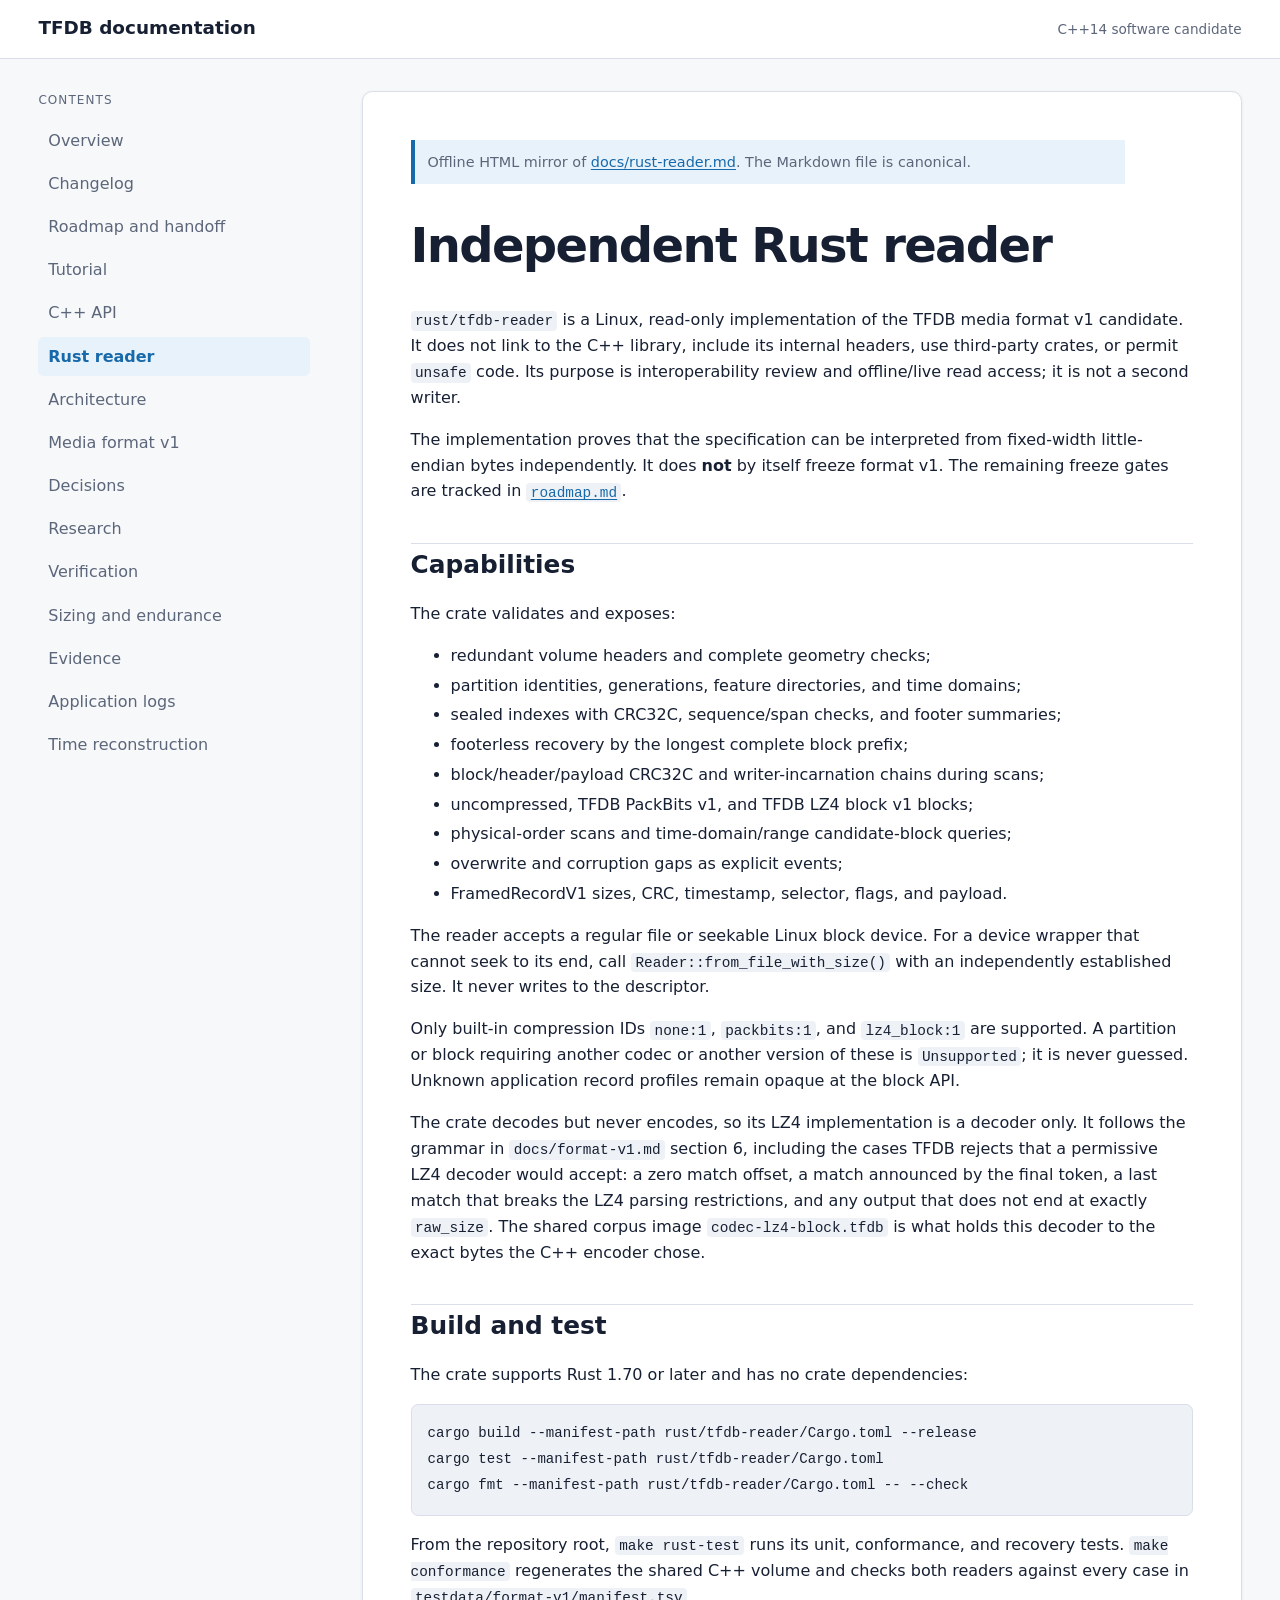
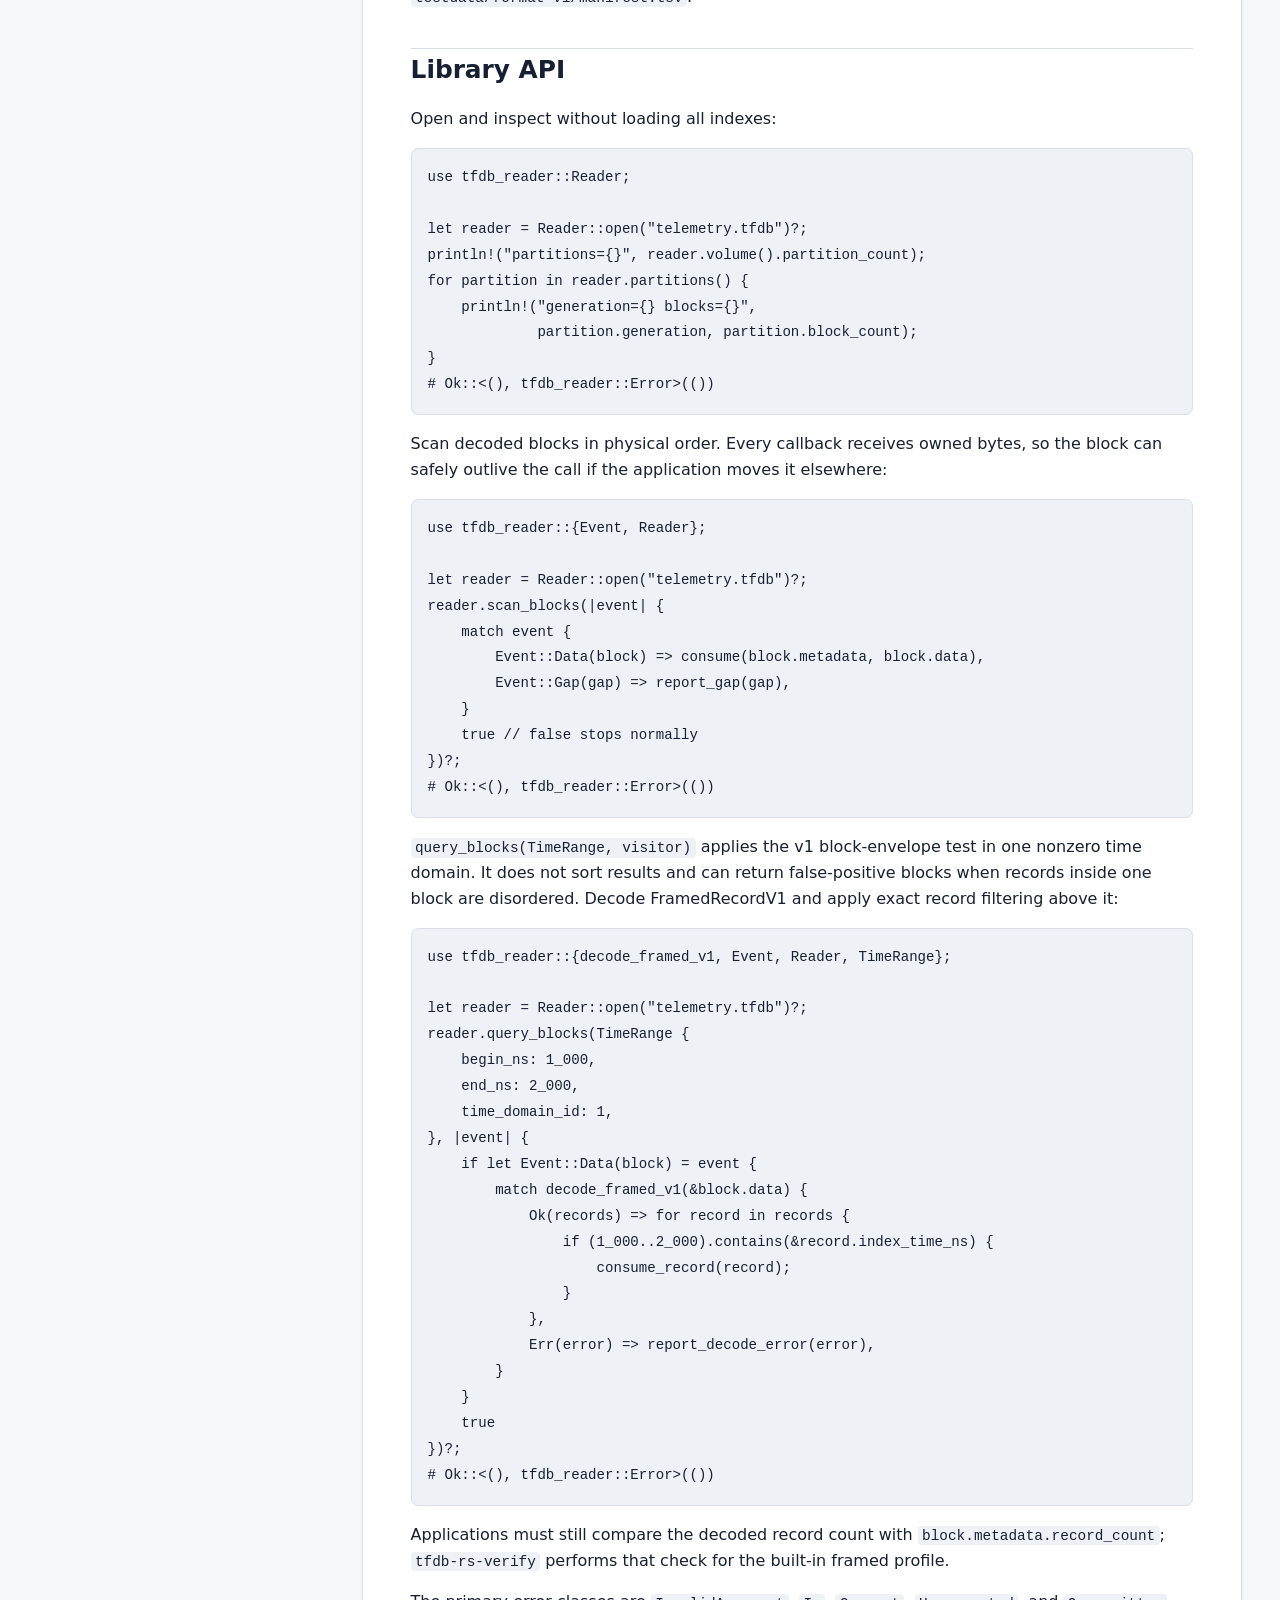
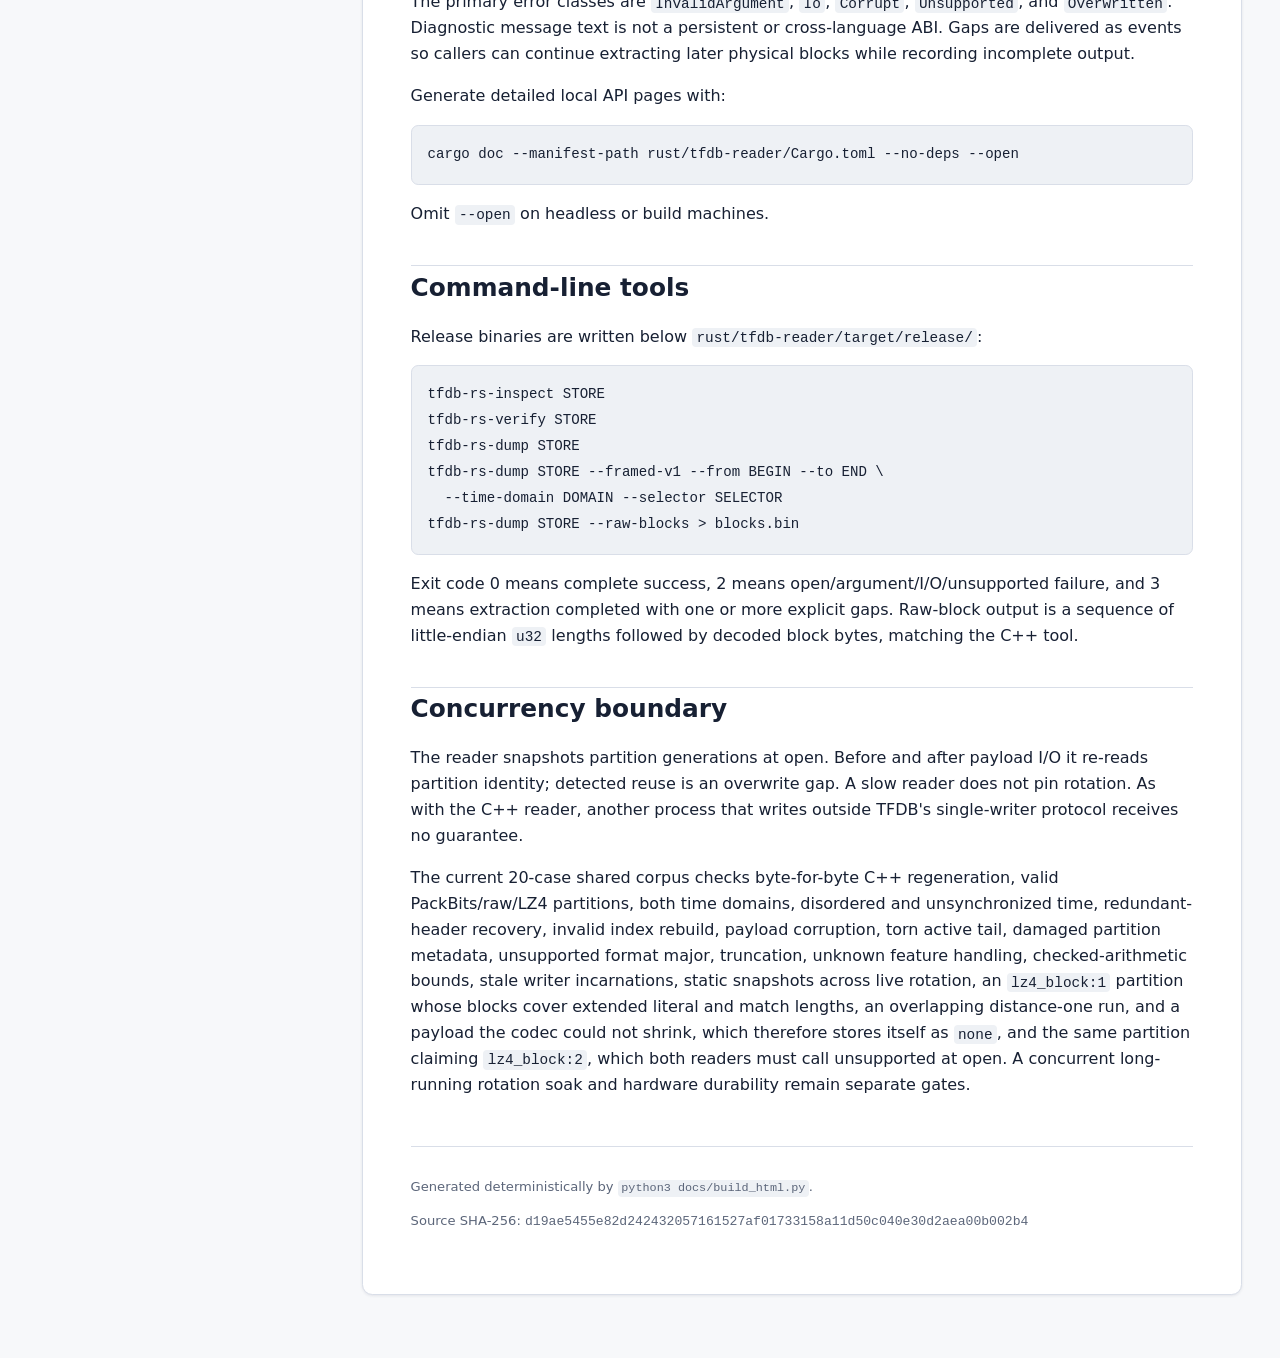
<file: docs/html/rust-reader.html>
<!doctype html>
<html lang="en">
<head>
  <meta charset="utf-8">
  <meta name="viewport" content="width=device-width, initial-scale=1">
  <meta name="tfdb-source-sha256" content="d19ae5455e82d242432057161527af01733158a11d50c040e30d2aea00b002b4">
  <title>Independent Rust reader — TFDB</title>
  <link rel="stylesheet" href="style.css">
</head>
<body>
  <a class="skip-link" href="#content">Skip to content</a>
  <header class="site-header">
    <a class="site-title" href="index.html">TFDB documentation</a>
    <span class="site-status">C++14 software candidate</span>
  </header>
  <div class="layout">
    <nav class="sidebar" aria-label="Documentation">
      <p class="sidebar-title">Contents</p>
      <ul>
        <li><a href="index.html">Overview</a></li>
<li><a href="changelog.html">Changelog</a></li>
<li><a href="roadmap.html">Roadmap and handoff</a></li>
<li><a href="tutorial.html">Tutorial</a></li>
<li><a href="api.html">C++ API</a></li>
<li><a href="rust-reader.html" aria-current="page">Rust reader</a></li>
<li><a href="architecture.html">Architecture</a></li>
<li><a href="format-v1.html">Media format v1</a></li>
<li><a href="decisions.html">Decisions</a></li>
<li><a href="research.html">Research</a></li>
<li><a href="testing.html">Verification</a></li>
<li><a href="sizing.html">Sizing and endurance</a></li>
<li><a href="evidence.html">Evidence</a></li>
<li><a href="logs.html">Application logs</a></li>
<li><a href="time-reconstruction.html">Time reconstruction</a></li>
      </ul>
    </nav>
    <main id="content">
      <p class="mirror-note">Offline HTML mirror of <a href="../rust-reader.md">docs/rust-reader.md</a>. The Markdown file is canonical.</p>
      <h1 id="independent-rust-reader">Independent Rust reader</h1>
<p><code>rust/tfdb-reader</code> is a Linux, read-only implementation of the TFDB media
format v1 candidate. It does not link to the C++ library, include its internal
headers, use third-party crates, or permit <code>unsafe</code> code. Its purpose is
interoperability review and offline/live read access; it is not a second
writer.</p>
<p>The implementation proves that the specification can be interpreted from
fixed-width little-endian bytes independently. It does <strong>not</strong> by itself freeze
format v1. The remaining freeze gates are tracked in <a href="roadmap.html"><code>roadmap.md</code></a>.</p>
<h2 id="capabilities">Capabilities</h2>
<p>The crate validates and exposes:</p>
<ul>
<li>redundant volume headers and complete geometry checks;</li>
<li>partition identities, generations, feature directories, and time domains;</li>
<li>sealed indexes with CRC32C, sequence/span checks, and footer summaries;</li>
<li>footerless recovery by the longest complete block prefix;</li>
<li>block/header/payload CRC32C and writer-incarnation chains during scans;</li>
<li>uncompressed, TFDB PackBits v1, and TFDB LZ4 block v1 blocks;</li>
<li>physical-order scans and time-domain/range candidate-block queries;</li>
<li>overwrite and corruption gaps as explicit events;</li>
<li>FramedRecordV1 sizes, CRC, timestamp, selector, flags, and payload.</li>
</ul>
<p>The reader accepts a regular file or seekable Linux block device. For a device
wrapper that cannot seek to its end, call <code>Reader::from_file_with_size()</code> with
an independently established size. It never writes to the descriptor.</p>
<p>Only built-in compression IDs <code>none:1</code>, <code>packbits:1</code>, and <code>lz4_block:1</code> are
supported. A partition or block requiring another codec or another version of
these is <code>Unsupported</code>; it is never guessed. Unknown application record
profiles remain opaque at the block API.</p>
<p>The crate decodes but never encodes, so its LZ4 implementation is a decoder
only. It follows the grammar in <code>docs/format-v1.md</code> section 6, including the
cases TFDB rejects that a permissive LZ4 decoder would accept: a zero match
offset, a match announced by the final token, a last match that breaks the LZ4
parsing restrictions, and any output that does not end at exactly <code>raw_size</code>.
The shared corpus image <code>codec-lz4-block.tfdb</code> is what holds this decoder to
the exact bytes the C++ encoder chose.</p>
<h2 id="build-and-test">Build and test</h2>
<p>The crate supports Rust 1.70 or later and has no crate dependencies:</p>
<pre><code class="language-sh">cargo build --manifest-path rust/tfdb-reader/Cargo.toml --release
cargo test --manifest-path rust/tfdb-reader/Cargo.toml
cargo fmt --manifest-path rust/tfdb-reader/Cargo.toml -- --check
</code></pre>
<p>From the repository root, <code>make rust-test</code> runs its unit, conformance, and
recovery tests. <code>make conformance</code> regenerates the shared C++ volume and checks
both readers against every case in
<code>testdata/format-v1/manifest.tsv</code>.</p>
<h2 id="library-api">Library API</h2>
<p>Open and inspect without loading all indexes:</p>
<pre><code class="language-rust">use tfdb_reader::Reader;

let reader = Reader::open(&quot;telemetry.tfdb&quot;)?;
println!(&quot;partitions={}&quot;, reader.volume().partition_count);
for partition in reader.partitions() {
    println!(&quot;generation={} blocks={}&quot;,
             partition.generation, partition.block_count);
}
# Ok::&lt;(), tfdb_reader::Error&gt;(())
</code></pre>
<p>Scan decoded blocks in physical order. Every callback receives owned bytes, so
the block can safely outlive the call if the application moves it elsewhere:</p>
<pre><code class="language-rust">use tfdb_reader::{Event, Reader};

let reader = Reader::open(&quot;telemetry.tfdb&quot;)?;
reader.scan_blocks(|event| {
    match event {
        Event::Data(block) =&gt; consume(block.metadata, block.data),
        Event::Gap(gap) =&gt; report_gap(gap),
    }
    true // false stops normally
})?;
# Ok::&lt;(), tfdb_reader::Error&gt;(())
</code></pre>
<p><code>query_blocks(TimeRange, visitor)</code> applies the v1 block-envelope test in one
nonzero time domain. It does not sort results and can return false-positive
blocks when records inside one block are disordered. Decode FramedRecordV1 and
apply exact record filtering above it:</p>
<pre><code class="language-rust">use tfdb_reader::{decode_framed_v1, Event, Reader, TimeRange};

let reader = Reader::open(&quot;telemetry.tfdb&quot;)?;
reader.query_blocks(TimeRange {
    begin_ns: 1_000,
    end_ns: 2_000,
    time_domain_id: 1,
}, |event| {
    if let Event::Data(block) = event {
        match decode_framed_v1(&amp;block.data) {
            Ok(records) =&gt; for record in records {
                if (1_000..2_000).contains(&amp;record.index_time_ns) {
                    consume_record(record);
                }
            },
            Err(error) =&gt; report_decode_error(error),
        }
    }
    true
})?;
# Ok::&lt;(), tfdb_reader::Error&gt;(())
</code></pre>
<p>Applications must still compare the decoded record count with
<code>block.metadata.record_count</code>; <code>tfdb-rs-verify</code> performs that check for the
built-in framed profile.</p>
<p>The primary error classes are <code>InvalidArgument</code>, <code>Io</code>, <code>Corrupt</code>,
<code>Unsupported</code>, and <code>Overwritten</code>. Diagnostic message text is not a persistent
or cross-language ABI. Gaps are delivered as events so callers can continue
extracting later physical blocks while recording incomplete output.</p>
<p>Generate detailed local API pages with:</p>
<pre><code class="language-sh">cargo doc --manifest-path rust/tfdb-reader/Cargo.toml --no-deps --open
</code></pre>
<p>Omit <code>--open</code> on headless or build machines.</p>
<h2 id="command-line-tools">Command-line tools</h2>
<p>Release binaries are written below <code>rust/tfdb-reader/target/release/</code>:</p>
<pre><code class="language-sh">tfdb-rs-inspect STORE
tfdb-rs-verify STORE
tfdb-rs-dump STORE
tfdb-rs-dump STORE --framed-v1 --from BEGIN --to END \
  --time-domain DOMAIN --selector SELECTOR
tfdb-rs-dump STORE --raw-blocks &gt; blocks.bin
</code></pre>
<p>Exit code 0 means complete success, 2 means open/argument/I/O/unsupported
failure, and 3 means extraction completed with one or more explicit gaps.
Raw-block output is a sequence of little-endian <code>u32</code> lengths followed by
decoded block bytes, matching the C++ tool.</p>
<h2 id="concurrency-boundary">Concurrency boundary</h2>
<p>The reader snapshots partition generations at open. Before and after payload
I/O it re-reads partition identity; detected reuse is an overwrite gap. A slow
reader does not pin rotation. As with the C++ reader, another process that
writes outside TFDB's single-writer protocol receives no guarantee.</p>
<p>The current 20-case shared corpus checks byte-for-byte C++ regeneration, valid
PackBits/raw/LZ4 partitions, both time domains, disordered and unsynchronized
time, redundant-header recovery, invalid index rebuild, payload corruption,
torn active tail, damaged partition metadata, unsupported format major,
truncation, unknown feature handling, checked-arithmetic bounds, stale writer
incarnations, static snapshots across live rotation, an <code>lz4_block:1</code>
partition whose blocks cover extended literal and match lengths, an
overlapping distance-one run, and a payload the codec could not shrink, which
therefore stores itself as <code>none</code>, and the same partition claiming
<code>lz4_block:2</code>, which both readers must call unsupported at open. A concurrent
long-running rotation soak and hardware durability remain separate gates.</p>

      <footer class="page-footer">
        <p>Generated deterministically by <code>python3 docs/build_html.py</code>.</p>
        <p>Source SHA-256: <span class="source-hash">d19ae5455e82d242432057161527af01733158a11d50c040e30d2aea00b002b4</span></p>
      </footer>
    </main>
  </div>
</body>
</html>
</file>
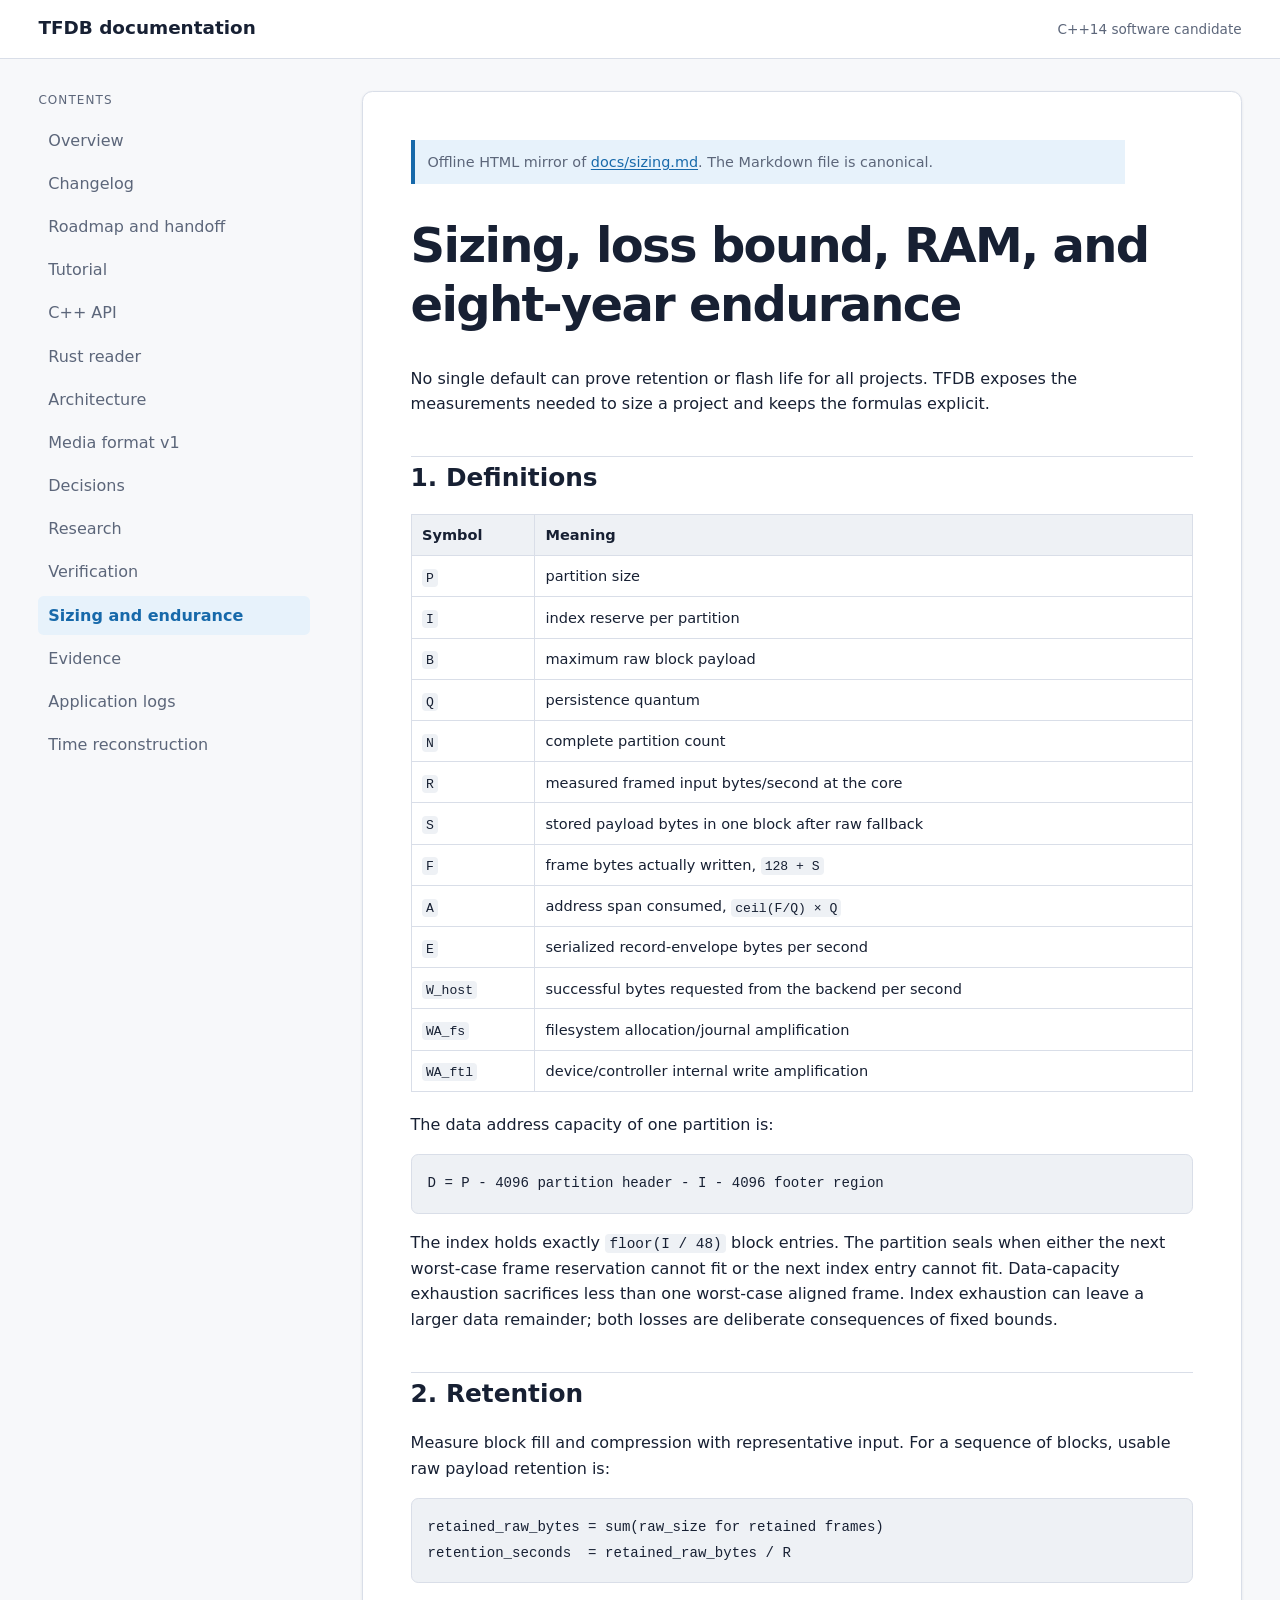
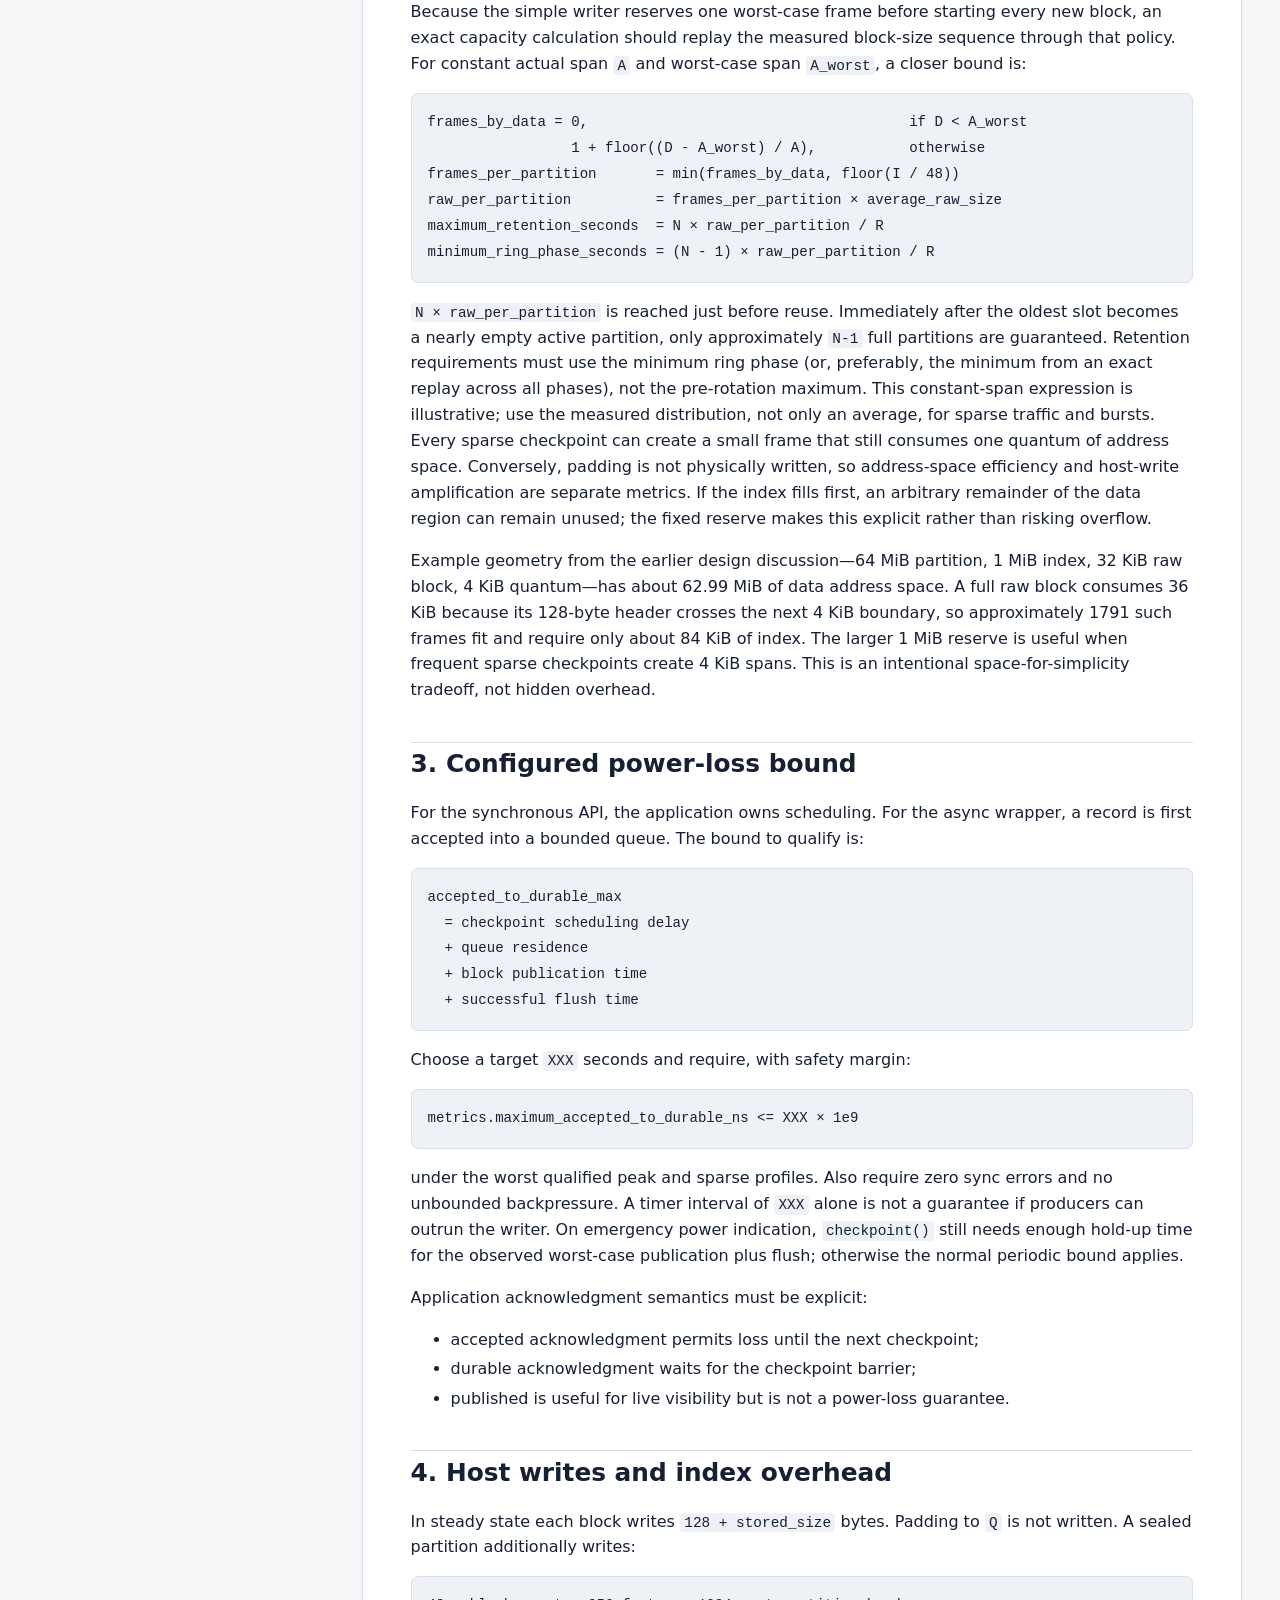
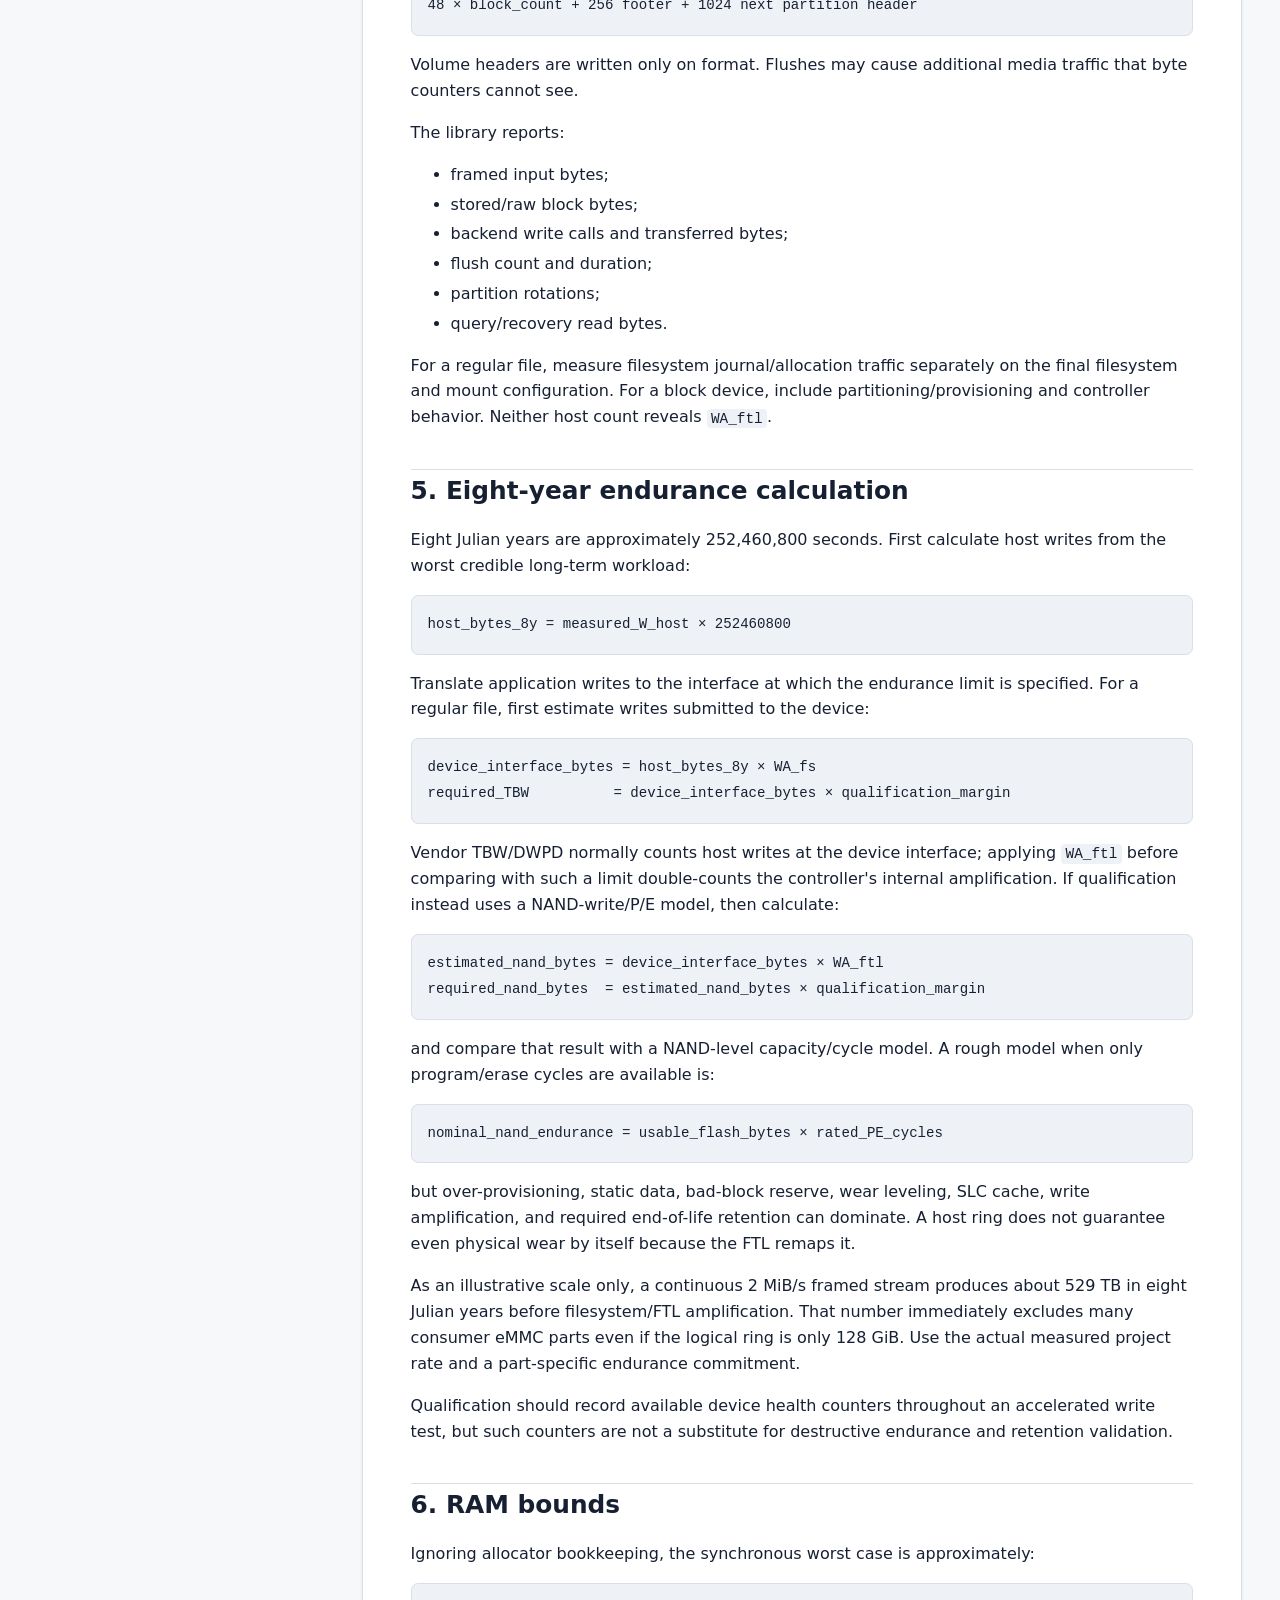
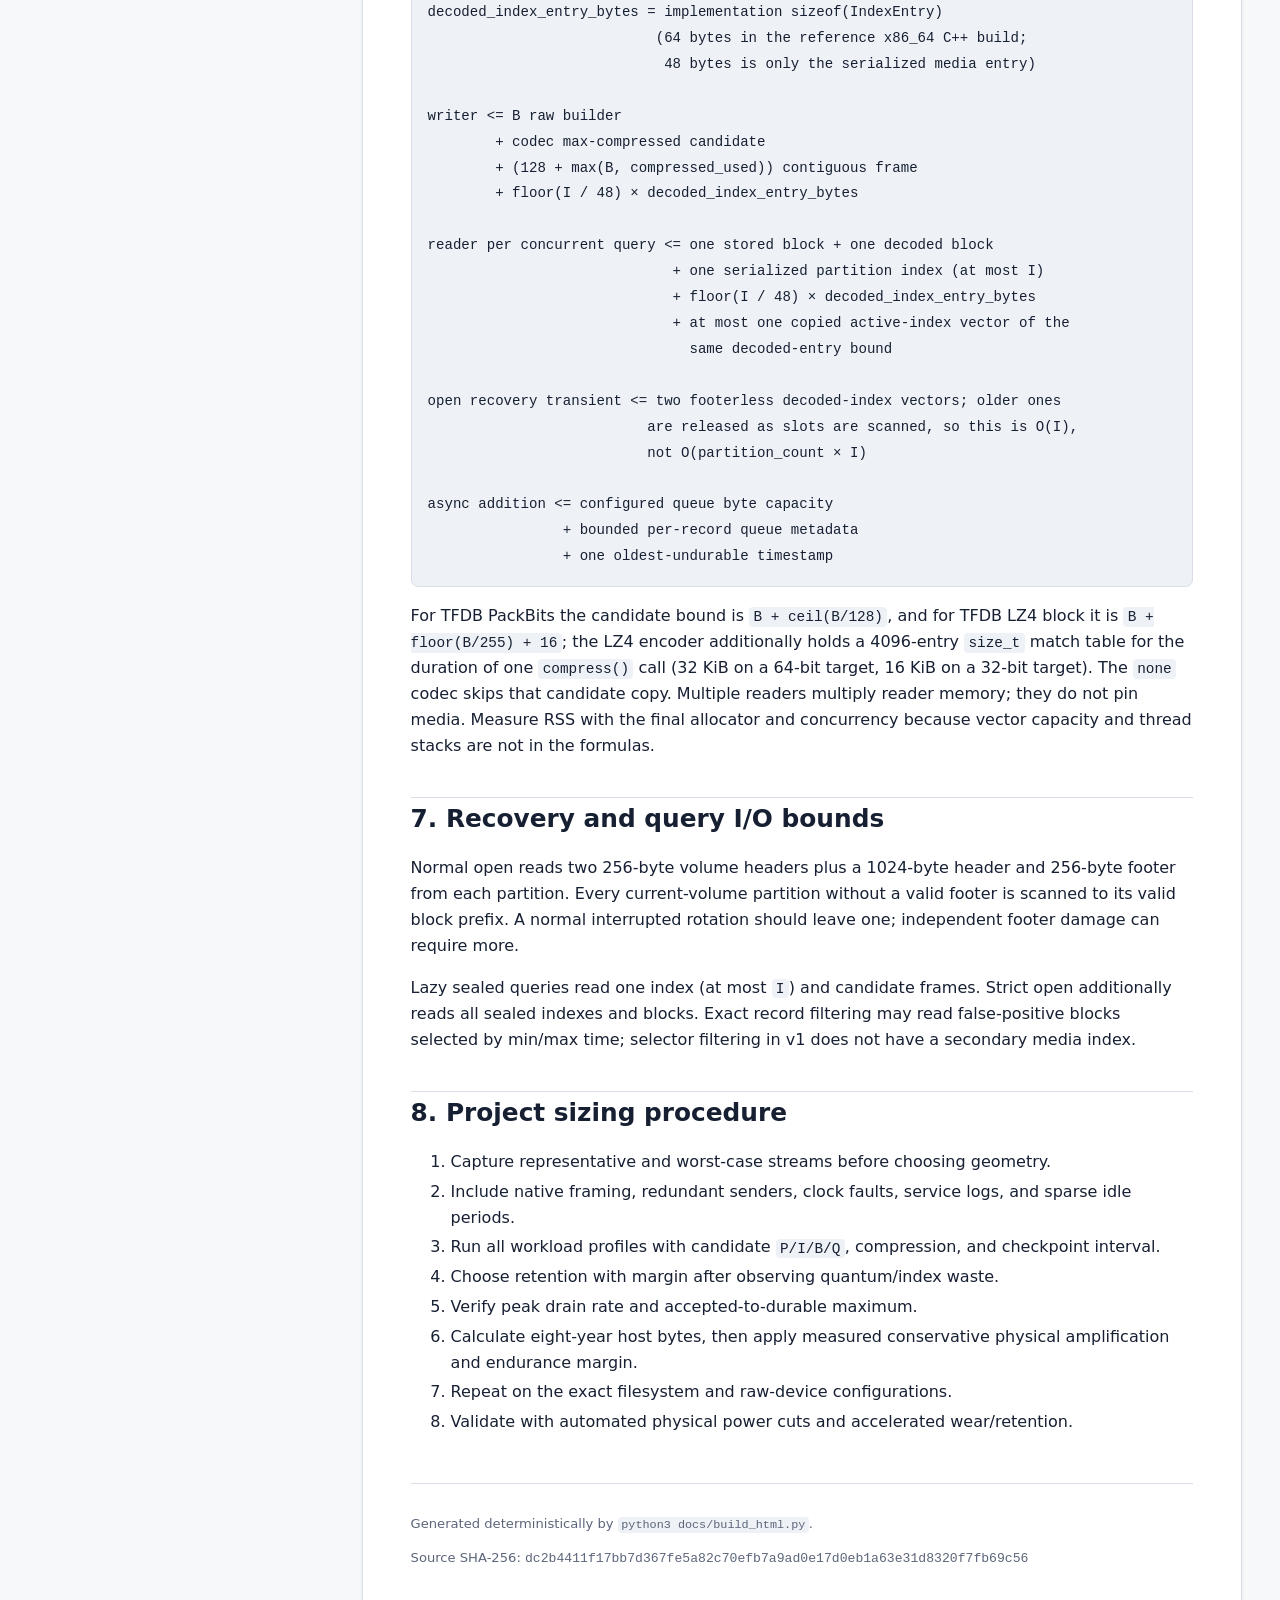
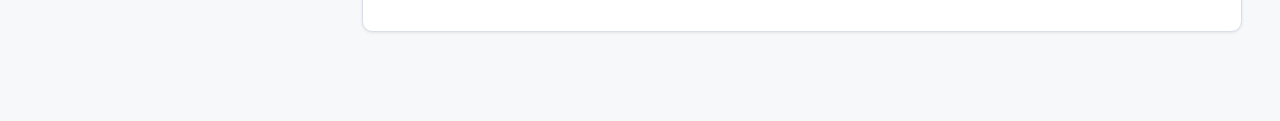
<file: docs/html/sizing.html>
<!doctype html>
<html lang="en">
<head>
  <meta charset="utf-8">
  <meta name="viewport" content="width=device-width, initial-scale=1">
  <meta name="tfdb-source-sha256" content="dc2b4411f17bb7d367fe5a82c70efb7a9ad0e17d0eb1a63e31d8320f7fb69c56">
  <title>Sizing, loss bound, RAM, and eight-year endurance — TFDB</title>
  <link rel="stylesheet" href="style.css">
</head>
<body>
  <a class="skip-link" href="#content">Skip to content</a>
  <header class="site-header">
    <a class="site-title" href="index.html">TFDB documentation</a>
    <span class="site-status">C++14 software candidate</span>
  </header>
  <div class="layout">
    <nav class="sidebar" aria-label="Documentation">
      <p class="sidebar-title">Contents</p>
      <ul>
        <li><a href="index.html">Overview</a></li>
<li><a href="changelog.html">Changelog</a></li>
<li><a href="roadmap.html">Roadmap and handoff</a></li>
<li><a href="tutorial.html">Tutorial</a></li>
<li><a href="api.html">C++ API</a></li>
<li><a href="rust-reader.html">Rust reader</a></li>
<li><a href="architecture.html">Architecture</a></li>
<li><a href="format-v1.html">Media format v1</a></li>
<li><a href="decisions.html">Decisions</a></li>
<li><a href="research.html">Research</a></li>
<li><a href="testing.html">Verification</a></li>
<li><a href="sizing.html" aria-current="page">Sizing and endurance</a></li>
<li><a href="evidence.html">Evidence</a></li>
<li><a href="logs.html">Application logs</a></li>
<li><a href="time-reconstruction.html">Time reconstruction</a></li>
      </ul>
    </nav>
    <main id="content">
      <p class="mirror-note">Offline HTML mirror of <a href="../sizing.md">docs/sizing.md</a>. The Markdown file is canonical.</p>
      <h1 id="sizing-loss-bound-ram-and-eight-year-endurance">Sizing, loss bound, RAM, and eight-year endurance</h1>
<p>No single default can prove retention or flash life for all projects. TFDB
exposes the measurements needed to size a project and keeps the formulas
explicit.</p>
<h2 id="1-definitions">1. Definitions</h2>
<div class="table-wrap"><table class="data-table">
<thead>
<tr>
<th scope="col">Symbol</th>
<th scope="col">Meaning</th>
</tr>
</thead>
<tbody>
<tr>
<td><code>P</code></td>
<td>partition size</td>
</tr>
<tr>
<td><code>I</code></td>
<td>index reserve per partition</td>
</tr>
<tr>
<td><code>B</code></td>
<td>maximum raw block payload</td>
</tr>
<tr>
<td><code>Q</code></td>
<td>persistence quantum</td>
</tr>
<tr>
<td><code>N</code></td>
<td>complete partition count</td>
</tr>
<tr>
<td><code>R</code></td>
<td>measured framed input bytes/second at the core</td>
</tr>
<tr>
<td><code>S</code></td>
<td>stored payload bytes in one block after raw fallback</td>
</tr>
<tr>
<td><code>F</code></td>
<td>frame bytes actually written, <code>128 + S</code></td>
</tr>
<tr>
<td><code>A</code></td>
<td>address span consumed, <code>ceil(F/Q) × Q</code></td>
</tr>
<tr>
<td><code>E</code></td>
<td>serialized record-envelope bytes per second</td>
</tr>
<tr>
<td><code>W_host</code></td>
<td>successful bytes requested from the backend per second</td>
</tr>
<tr>
<td><code>WA_fs</code></td>
<td>filesystem allocation/journal amplification</td>
</tr>
<tr>
<td><code>WA_ftl</code></td>
<td>device/controller internal write amplification</td>
</tr>
</tbody>
</table></div>
<p>The data address capacity of one partition is:</p>
<pre><code class="language-text">D = P - 4096 partition header - I - 4096 footer region
</code></pre>
<p>The index holds exactly <code>floor(I / 48)</code> block entries. The partition seals when
either the next worst-case frame reservation cannot fit or the next index entry
cannot fit. Data-capacity exhaustion sacrifices less than one worst-case aligned
frame. Index exhaustion can leave a larger data remainder; both losses are
deliberate consequences of fixed bounds.</p>
<h2 id="2-retention">2. Retention</h2>
<p>Measure block fill and compression with representative input. For a sequence of
blocks, usable raw payload retention is:</p>
<pre><code class="language-text">retained_raw_bytes = sum(raw_size for retained frames)
retention_seconds  = retained_raw_bytes / R
</code></pre>
<p>Because the simple writer reserves one worst-case frame before starting every
new block, an exact capacity calculation should replay the measured block-size
sequence through that policy. For constant actual span <code>A</code> and worst-case span
<code>A_worst</code>, a closer bound is:</p>
<pre><code class="language-text">frames_by_data = 0,                                      if D &lt; A_worst
                 1 + floor((D - A_worst) / A),           otherwise
frames_per_partition       = min(frames_by_data, floor(I / 48))
raw_per_partition          = frames_per_partition × average_raw_size
maximum_retention_seconds  = N × raw_per_partition / R
minimum_ring_phase_seconds = (N - 1) × raw_per_partition / R
</code></pre>
<p><code>N × raw_per_partition</code> is reached just before reuse. Immediately after the
oldest slot becomes a nearly empty active partition, only approximately <code>N-1</code>
full partitions are guaranteed. Retention requirements must use the minimum
ring phase (or, preferably, the minimum from an exact replay across all phases),
not the pre-rotation maximum. This constant-span expression is illustrative;
use the measured distribution, not only an average, for sparse traffic and
bursts. Every sparse checkpoint can create a small frame that still consumes
one quantum of address space. Conversely, padding is not physically written,
so address-space efficiency and host-write amplification are separate metrics.
If the index fills first, an arbitrary remainder of the data region can remain
unused; the fixed reserve makes this explicit rather than risking overflow.</p>
<p>Example geometry from the earlier design discussion—64 MiB partition, 1 MiB
index, 32 KiB raw block, 4 KiB quantum—has about 62.99 MiB of data address
space. A full raw block consumes 36 KiB because its 128-byte header crosses the
next 4 KiB boundary, so approximately 1791 such frames fit and require only
about 84 KiB of index. The larger 1 MiB reserve is useful when frequent sparse
checkpoints create 4 KiB spans. This is an intentional space-for-simplicity
tradeoff, not hidden overhead.</p>
<h2 id="3-configured-power-loss-bound">3. Configured power-loss bound</h2>
<p>For the synchronous API, the application owns scheduling. For the async
wrapper, a record is first accepted into a bounded queue. The bound to qualify
is:</p>
<pre><code class="language-text">accepted_to_durable_max
  = checkpoint scheduling delay
  + queue residence
  + block publication time
  + successful flush time
</code></pre>
<p>Choose a target <code>XXX</code> seconds and require, with safety margin:</p>
<pre><code class="language-text">metrics.maximum_accepted_to_durable_ns &lt;= XXX × 1e9
</code></pre>
<p>under the worst qualified peak and sparse profiles. Also require zero sync
errors and no unbounded backpressure. A timer interval of <code>XXX</code> alone is not a
guarantee if producers can outrun the writer. On emergency power indication,
<code>checkpoint()</code> still needs enough hold-up time for the observed
worst-case publication plus flush; otherwise the normal periodic bound applies.</p>
<p>Application acknowledgment semantics must be explicit:</p>
<ul>
<li>accepted acknowledgment permits loss until the next checkpoint;</li>
<li>durable acknowledgment waits for the checkpoint barrier;</li>
<li>published is useful for live visibility but is not a power-loss guarantee.</li>
</ul>
<h2 id="4-host-writes-and-index-overhead">4. Host writes and index overhead</h2>
<p>In steady state each block writes <code>128 + stored_size</code> bytes. Padding to <code>Q</code> is not
written. A sealed partition additionally writes:</p>
<pre><code class="language-text">48 × block_count + 256 footer + 1024 next partition header
</code></pre>
<p>Volume headers are written only on format. Flushes may cause additional media
traffic that byte counters cannot see.</p>
<p>The library reports:</p>
<ul>
<li>framed input bytes;</li>
<li>stored/raw block bytes;</li>
<li>backend write calls and transferred bytes;</li>
<li>flush count and duration;</li>
<li>partition rotations;</li>
<li>query/recovery read bytes.</li>
</ul>
<p>For a regular file, measure filesystem journal/allocation traffic separately
on the final filesystem and mount configuration. For a block device, include
partitioning/provisioning and controller behavior. Neither host count reveals
<code>WA_ftl</code>.</p>
<h2 id="5-eight-year-endurance-calculation">5. Eight-year endurance calculation</h2>
<p>Eight Julian years are approximately 252,460,800 seconds. First calculate host
writes from the worst credible long-term workload:</p>
<pre><code class="language-text">host_bytes_8y = measured_W_host × 252460800
</code></pre>
<p>Translate application writes to the interface at which the endurance limit is
specified. For a regular file, first estimate writes submitted to the device:</p>
<pre><code class="language-text">device_interface_bytes = host_bytes_8y × WA_fs
required_TBW          = device_interface_bytes × qualification_margin
</code></pre>
<p>Vendor TBW/DWPD normally counts host writes at the device interface; applying
<code>WA_ftl</code> before comparing with such a limit double-counts the controller's
internal amplification. If qualification instead uses a NAND-write/P/E model,
then calculate:</p>
<pre><code class="language-text">estimated_nand_bytes = device_interface_bytes × WA_ftl
required_nand_bytes  = estimated_nand_bytes × qualification_margin
</code></pre>
<p>and compare that result with a NAND-level capacity/cycle model. A rough model
when only program/erase cycles are available is:</p>
<pre><code class="language-text">nominal_nand_endurance = usable_flash_bytes × rated_PE_cycles
</code></pre>
<p>but over-provisioning, static data, bad-block reserve, wear leveling, SLC cache,
write amplification, and required end-of-life retention can dominate. A host
ring does not guarantee even physical wear by itself because the FTL remaps it.</p>
<p>As an illustrative scale only, a continuous 2 MiB/s framed stream produces
about 529 TB in eight Julian years before filesystem/FTL amplification. That
number immediately excludes many consumer eMMC parts even if the logical ring
is only 128 GiB. Use the actual measured project rate and a part-specific
endurance commitment.</p>
<p>Qualification should record available device health counters throughout an
accelerated write test, but such counters are not a substitute for destructive
endurance and retention validation.</p>
<h2 id="6-ram-bounds">6. RAM bounds</h2>
<p>Ignoring allocator bookkeeping, the synchronous worst case is approximately:</p>
<pre><code class="language-text">decoded_index_entry_bytes = implementation sizeof(IndexEntry)
                           (64 bytes in the reference x86_64 C++ build;
                            48 bytes is only the serialized media entry)

writer &lt;= B raw builder
        + codec max-compressed candidate
        + (128 + max(B, compressed_used)) contiguous frame
        + floor(I / 48) × decoded_index_entry_bytes

reader per concurrent query &lt;= one stored block + one decoded block
                             + one serialized partition index (at most I)
                             + floor(I / 48) × decoded_index_entry_bytes
                             + at most one copied active-index vector of the
                               same decoded-entry bound

open recovery transient &lt;= two footerless decoded-index vectors; older ones
                          are released as slots are scanned, so this is O(I),
                          not O(partition_count × I)

async addition &lt;= configured queue byte capacity
                + bounded per-record queue metadata
                + one oldest-undurable timestamp
</code></pre>
<p>For TFDB PackBits the candidate bound is <code>B + ceil(B/128)</code>, and for TFDB LZ4
block it is <code>B + floor(B/255) + 16</code>; the LZ4 encoder additionally holds a
4096-entry <code>size_t</code> match table for the duration of one <code>compress()</code> call
(32 KiB on a 64-bit target, 16 KiB on a 32-bit target). The <code>none</code> codec skips
that candidate copy. Multiple readers
multiply reader memory; they do not pin media. Measure RSS with the final
allocator and concurrency because vector capacity and thread stacks are not in
the formulas.</p>
<h2 id="7-recovery-and-query-i-o-bounds">7. Recovery and query I/O bounds</h2>
<p>Normal open reads two 256-byte volume headers plus a 1024-byte header and
256-byte footer from each partition. Every current-volume partition without a
valid footer is scanned to its valid block prefix. A normal interrupted
rotation should leave one; independent footer damage can require more.</p>
<p>Lazy sealed queries read one index (at most <code>I</code>) and candidate frames. Strict
open additionally reads all sealed indexes and blocks. Exact record filtering
may read false-positive blocks selected by min/max time; selector filtering in
v1 does not have a secondary media index.</p>
<h2 id="8-project-sizing-procedure">8. Project sizing procedure</h2>
<ol>
<li>Capture representative and worst-case streams before choosing geometry.</li>
<li>Include native framing, redundant senders, clock faults, service logs, and
sparse idle periods.</li>
<li>Run all workload profiles with candidate <code>P/I/B/Q</code>, compression, and
checkpoint interval.</li>
<li>Choose retention with margin after observing quantum/index waste.</li>
<li>Verify peak drain rate and accepted-to-durable maximum.</li>
<li>Calculate eight-year host bytes, then apply measured conservative physical
amplification and endurance margin.</li>
<li>Repeat on the exact filesystem and raw-device configurations.</li>
<li>Validate with automated physical power cuts and accelerated wear/retention.</li>
</ol>

      <footer class="page-footer">
        <p>Generated deterministically by <code>python3 docs/build_html.py</code>.</p>
        <p>Source SHA-256: <span class="source-hash">dc2b4411f17bb7d367fe5a82c70efb7a9ad0e17d0eb1a63e31d8320f7fb69c56</span></p>
      </footer>
    </main>
  </div>
</body>
</html>
</file>
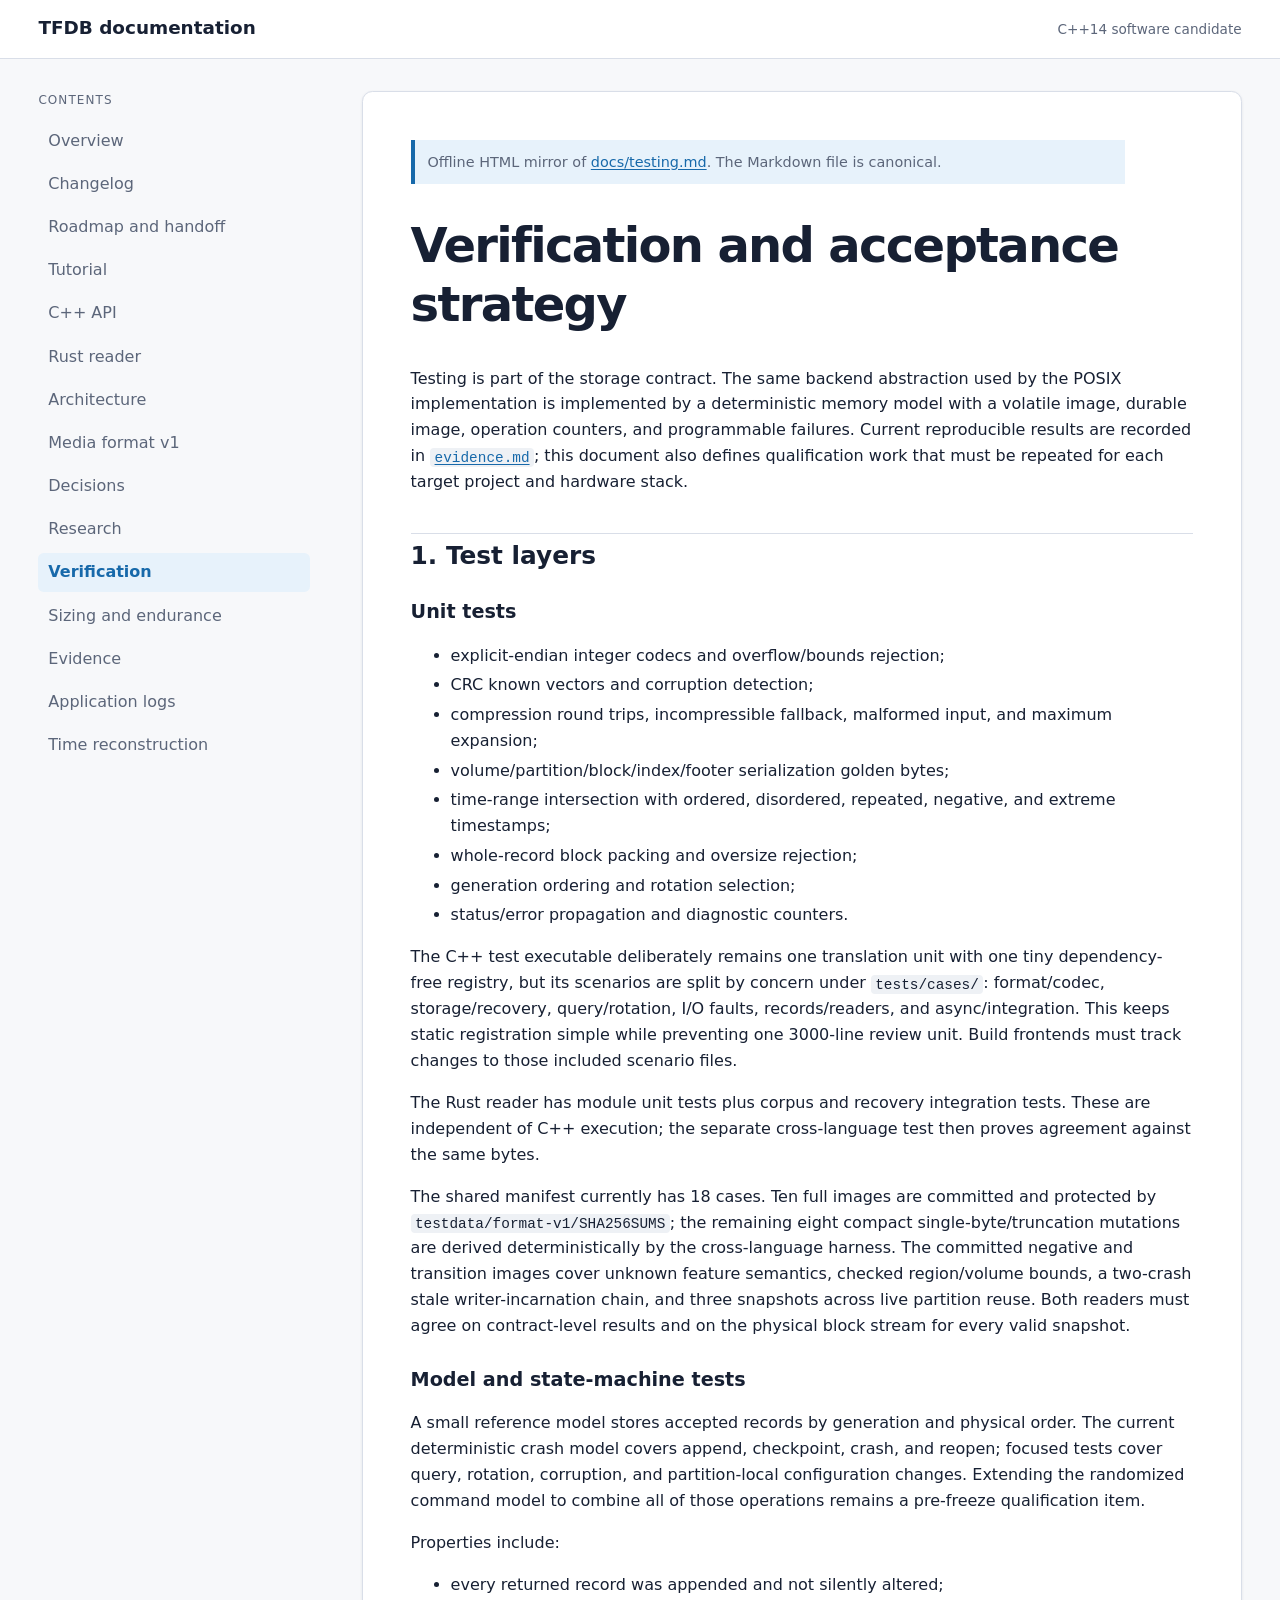
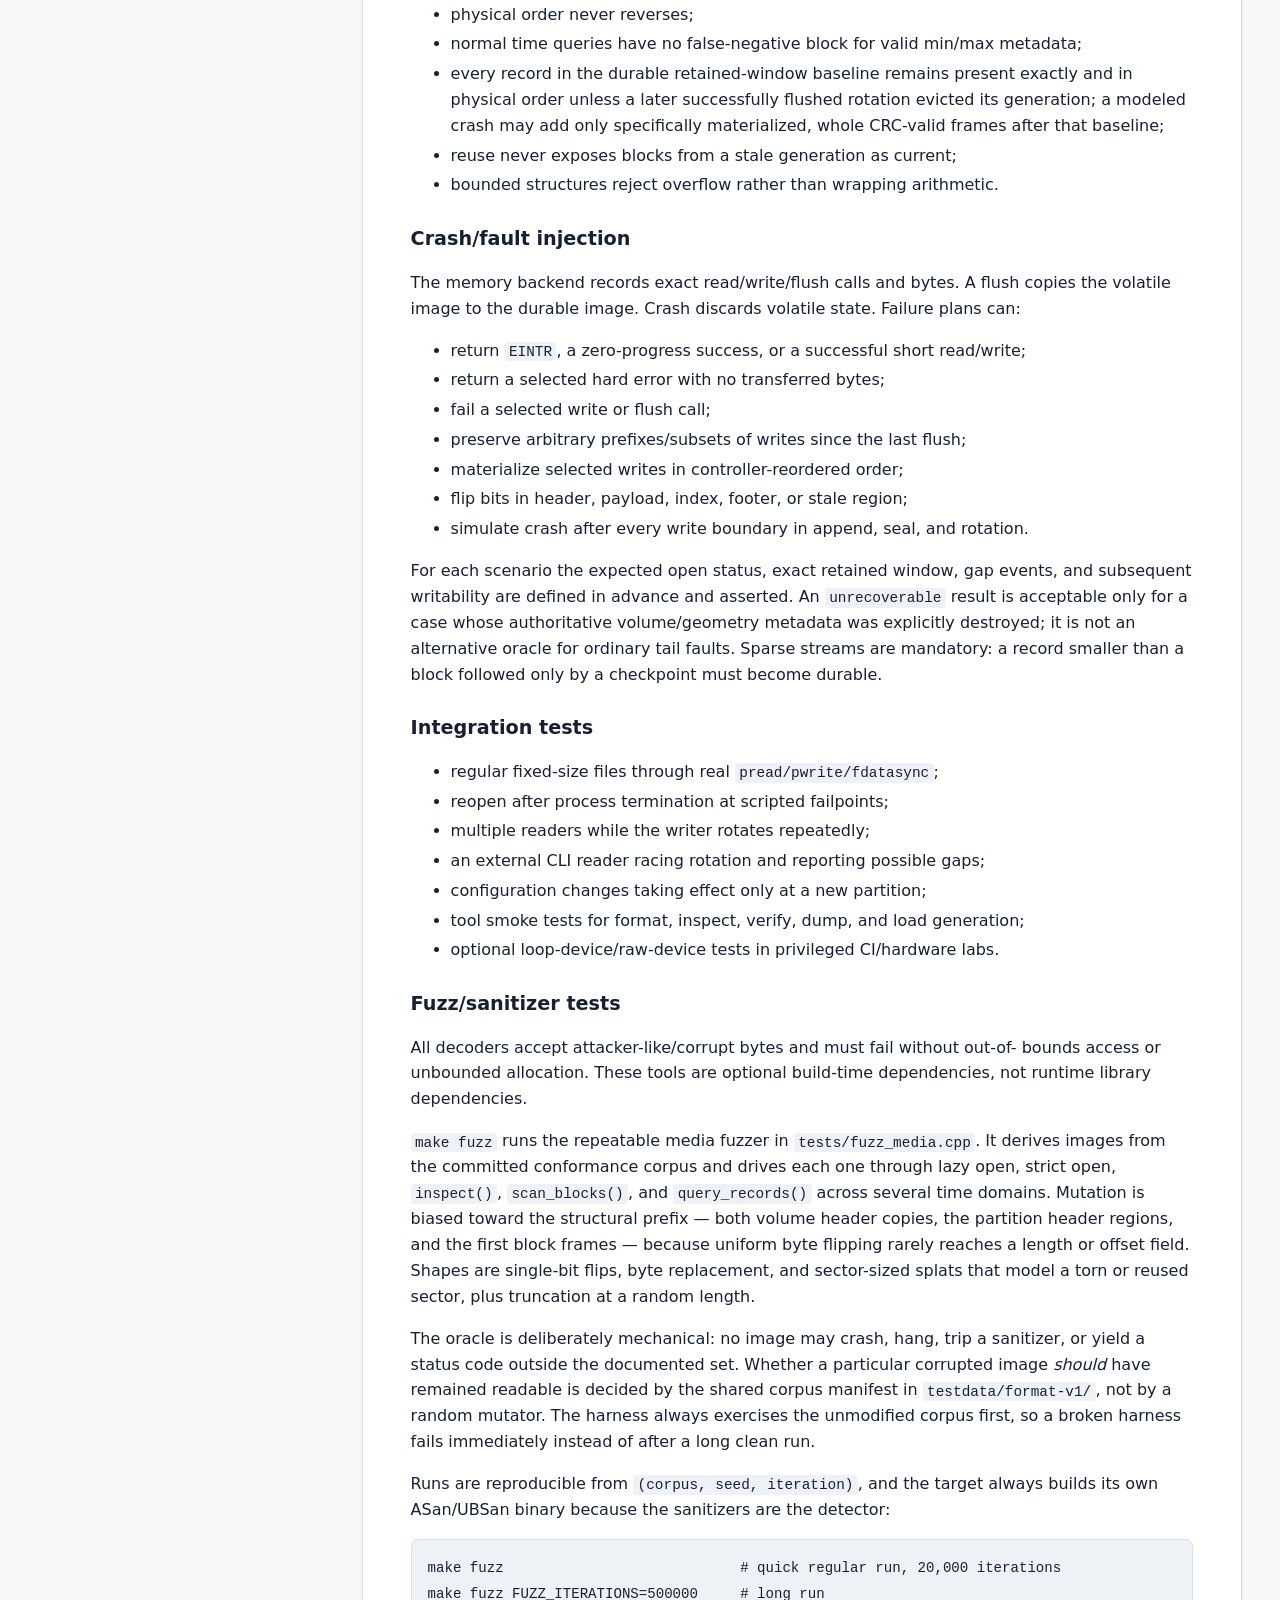
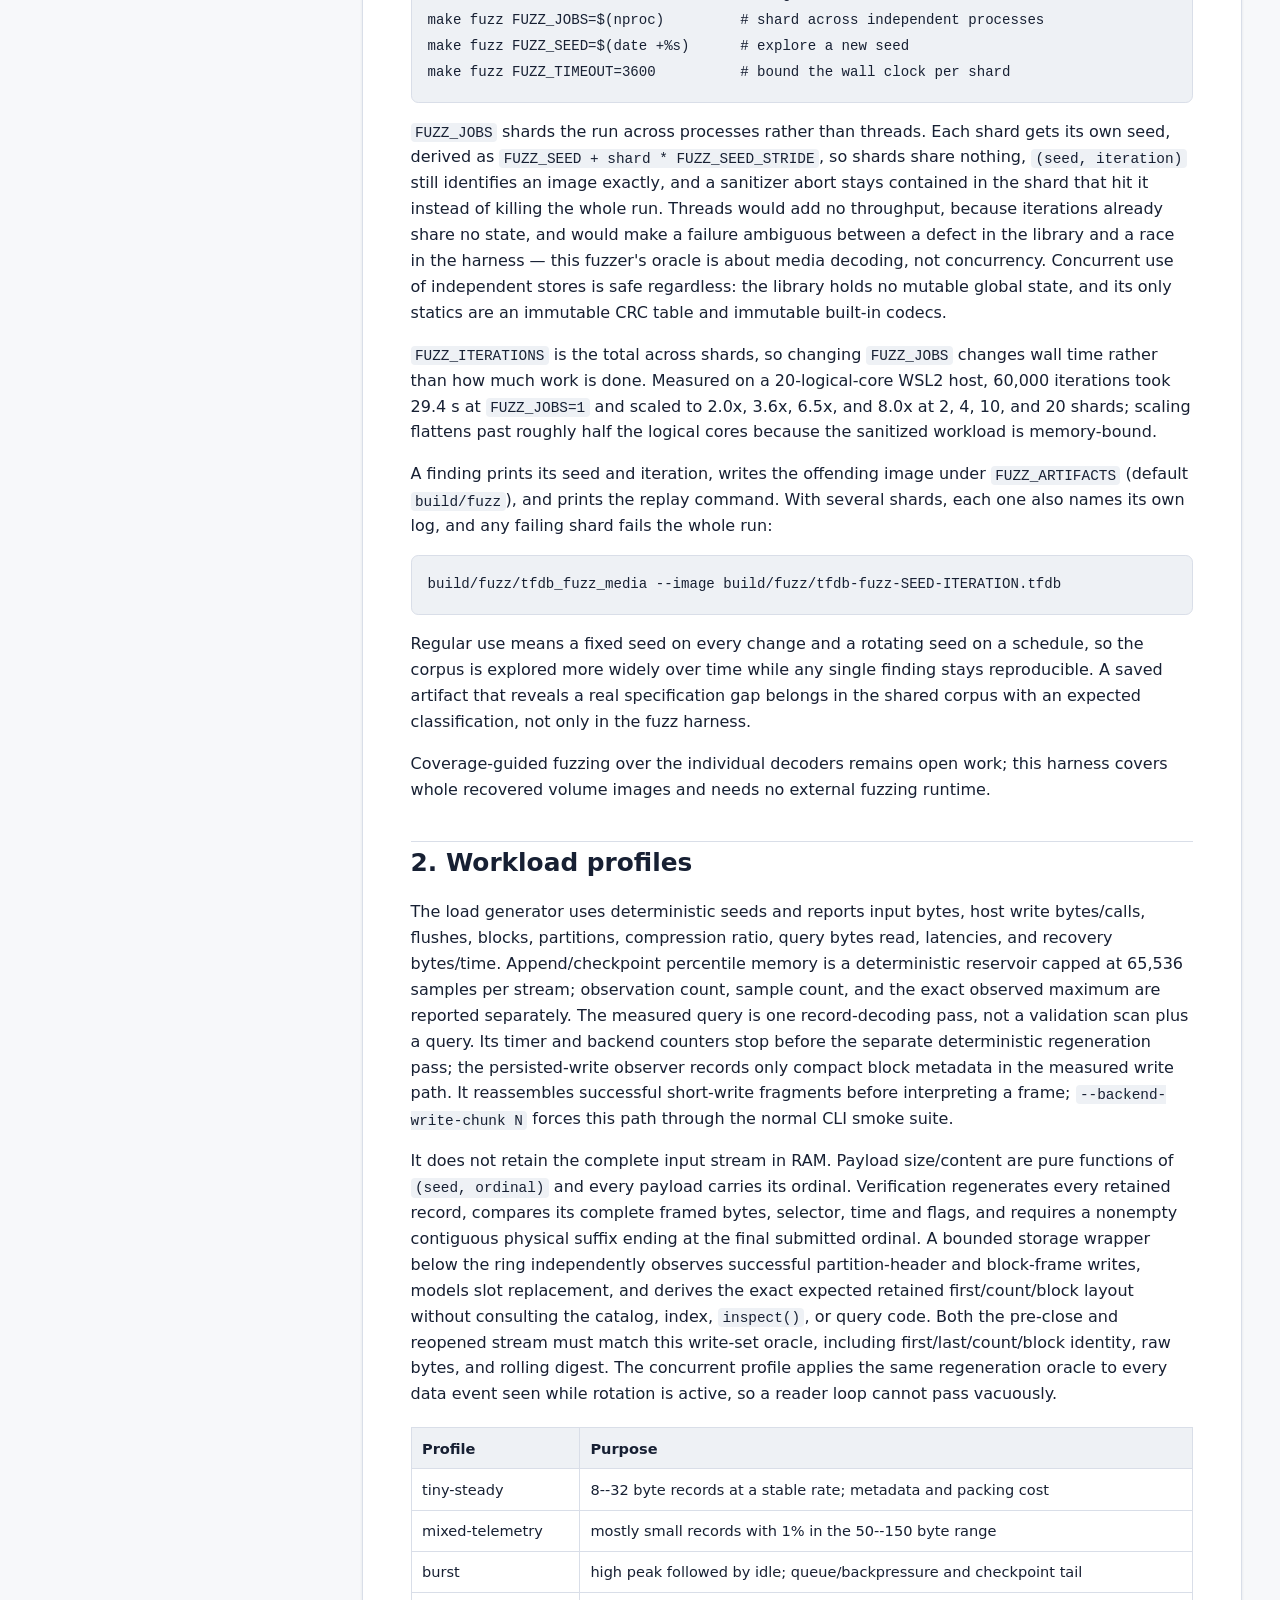
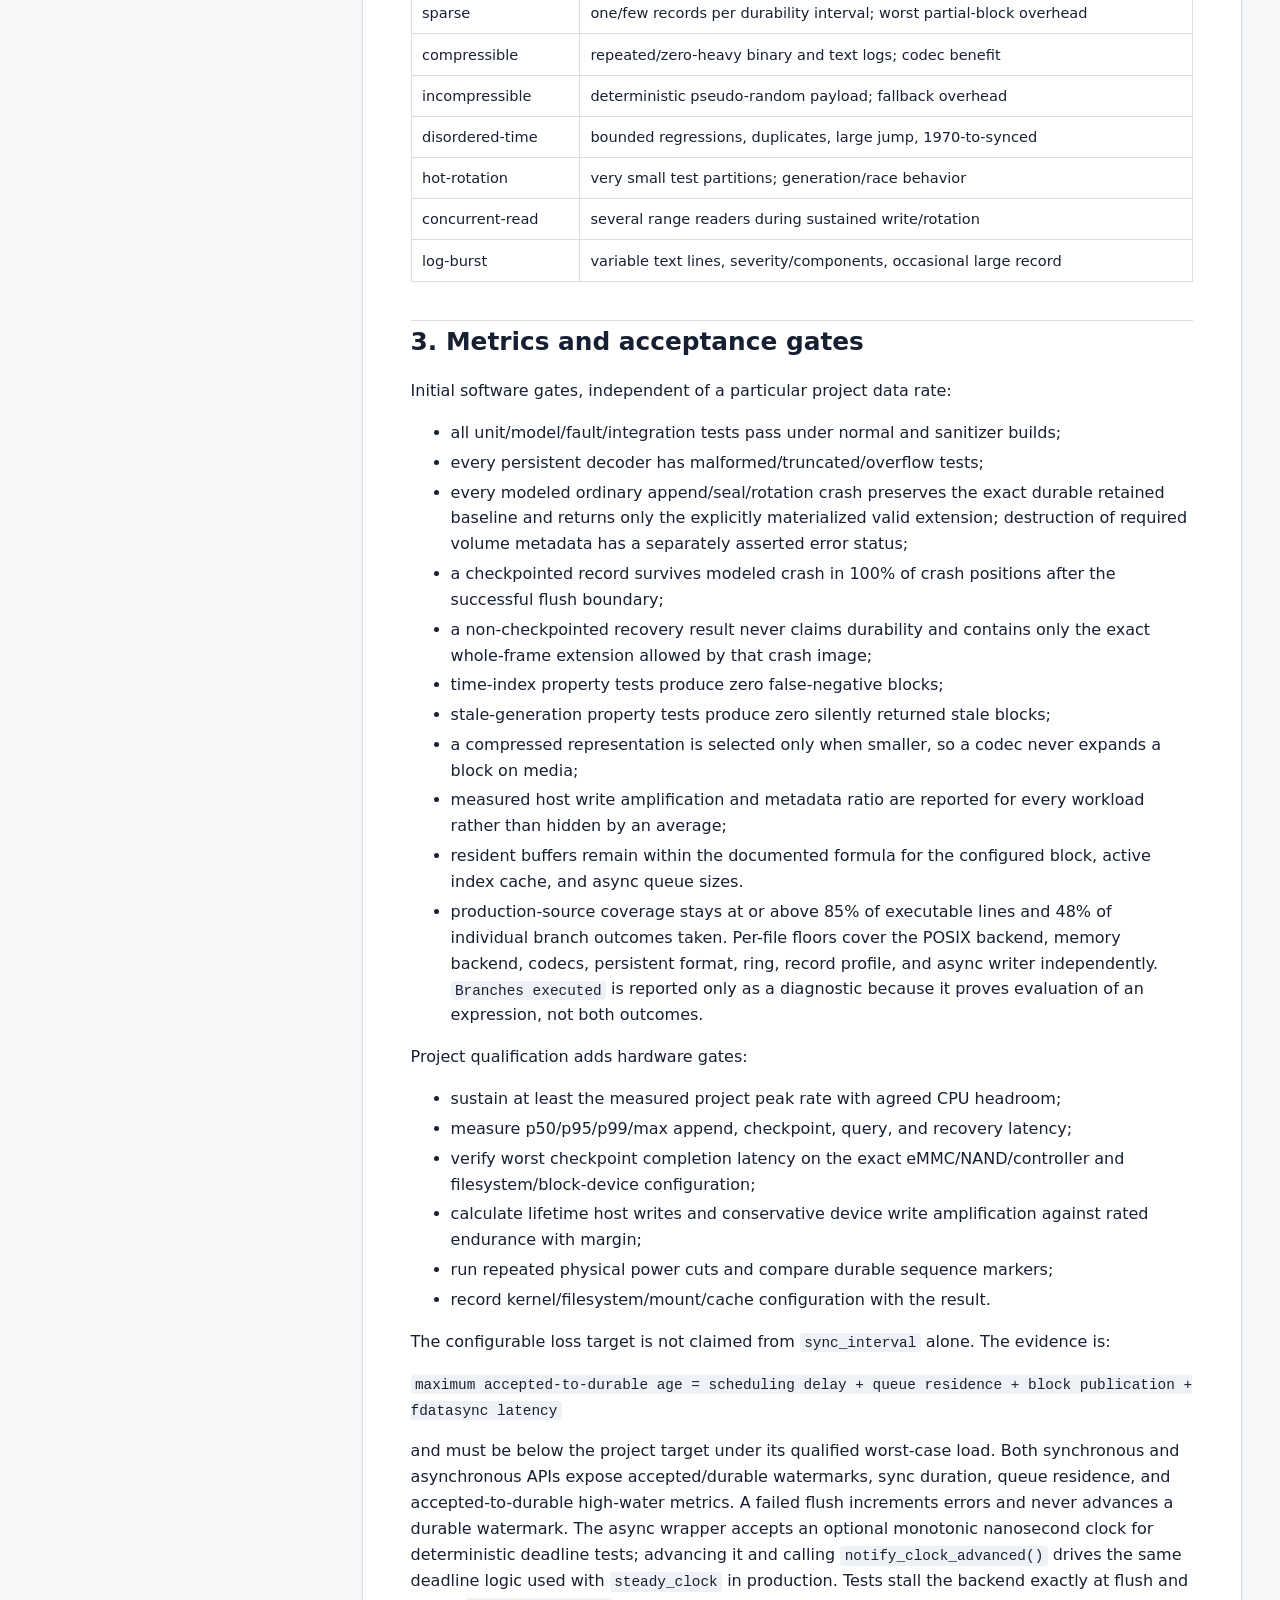
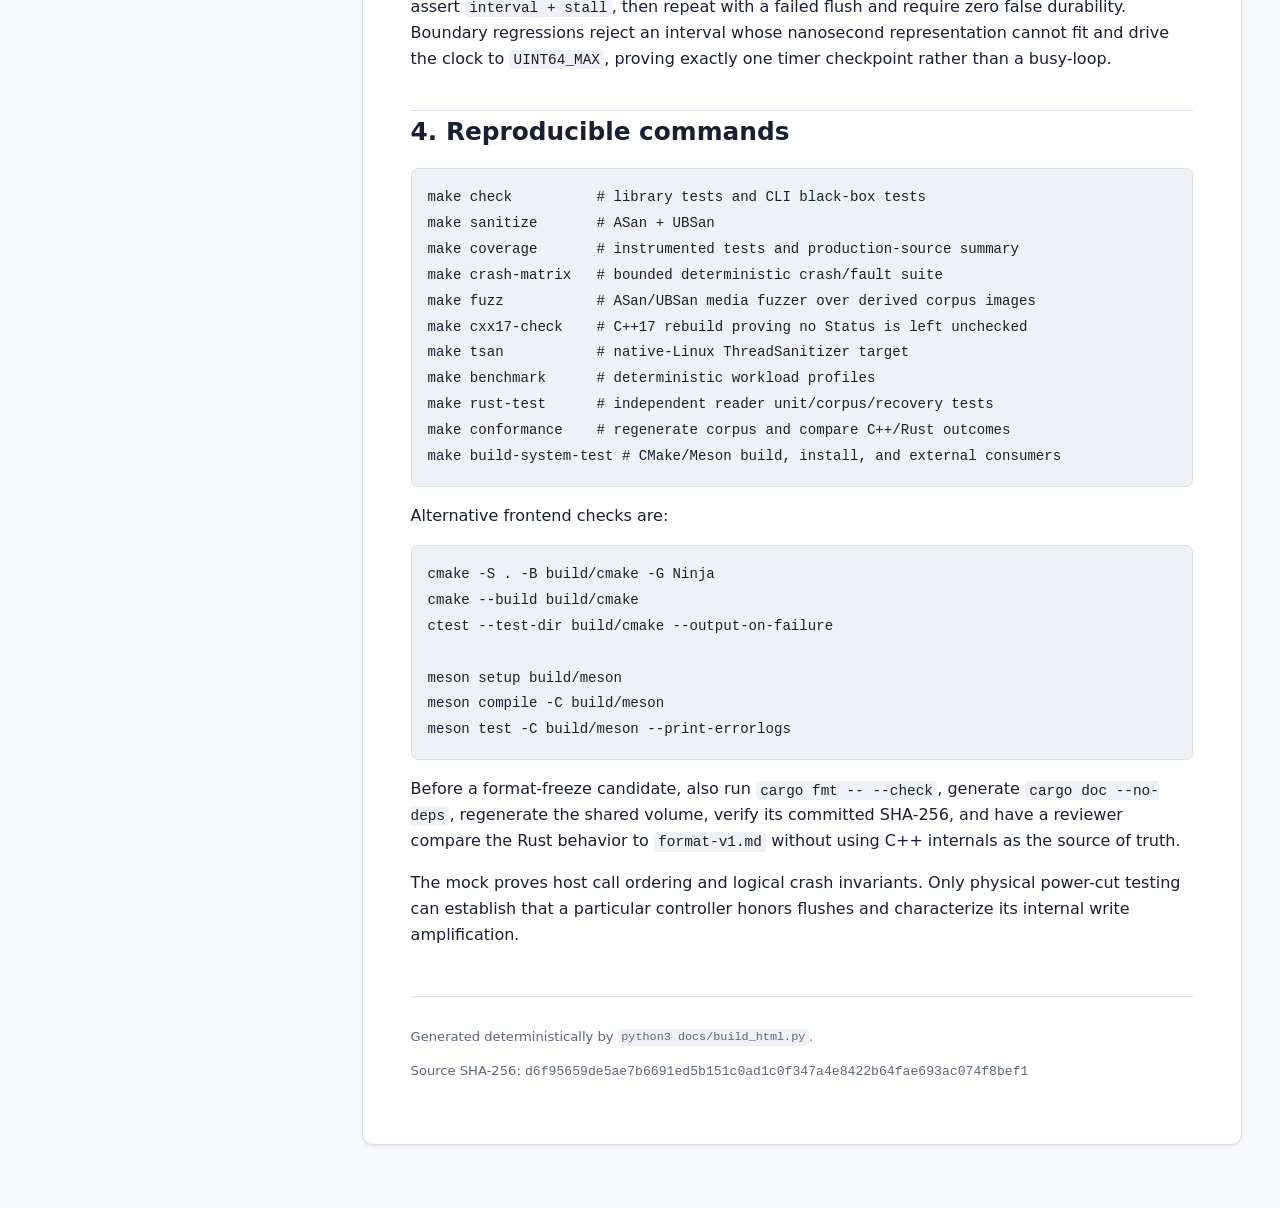
<file: docs/html/testing.html>
<!doctype html>
<html lang="en">
<head>
  <meta charset="utf-8">
  <meta name="viewport" content="width=device-width, initial-scale=1">
  <meta name="tfdb-source-sha256" content="d6f95659de5ae7b6691ed5b151c0ad1c0f347a4e8422b64fae693ac074f8bef1">
  <title>Verification and acceptance strategy — TFDB</title>
  <link rel="stylesheet" href="style.css">
</head>
<body>
  <a class="skip-link" href="#content">Skip to content</a>
  <header class="site-header">
    <a class="site-title" href="index.html">TFDB documentation</a>
    <span class="site-status">C++14 software candidate</span>
  </header>
  <div class="layout">
    <nav class="sidebar" aria-label="Documentation">
      <p class="sidebar-title">Contents</p>
      <ul>
        <li><a href="index.html">Overview</a></li>
<li><a href="changelog.html">Changelog</a></li>
<li><a href="roadmap.html">Roadmap and handoff</a></li>
<li><a href="tutorial.html">Tutorial</a></li>
<li><a href="api.html">C++ API</a></li>
<li><a href="rust-reader.html">Rust reader</a></li>
<li><a href="architecture.html">Architecture</a></li>
<li><a href="format-v1.html">Media format v1</a></li>
<li><a href="decisions.html">Decisions</a></li>
<li><a href="research.html">Research</a></li>
<li><a href="testing.html" aria-current="page">Verification</a></li>
<li><a href="sizing.html">Sizing and endurance</a></li>
<li><a href="evidence.html">Evidence</a></li>
<li><a href="logs.html">Application logs</a></li>
<li><a href="time-reconstruction.html">Time reconstruction</a></li>
      </ul>
    </nav>
    <main id="content">
      <p class="mirror-note">Offline HTML mirror of <a href="../testing.md">docs/testing.md</a>. The Markdown file is canonical.</p>
      <h1 id="verification-and-acceptance-strategy">Verification and acceptance strategy</h1>
<p>Testing is part of the storage contract. The same backend abstraction used by
the POSIX implementation is implemented by a deterministic memory model with a
volatile image, durable image, operation counters, and programmable failures.
Current reproducible results are recorded in <a href="evidence.html"><code>evidence.md</code></a>; this
document also defines qualification work that must be repeated for each target
project and hardware stack.</p>
<h2 id="1-test-layers">1. Test layers</h2>
<h3 id="unit-tests">Unit tests</h3>
<ul>
<li>explicit-endian integer codecs and overflow/bounds rejection;</li>
<li>CRC known vectors and corruption detection;</li>
<li>compression round trips, incompressible fallback, malformed input, and
maximum expansion;</li>
<li>volume/partition/block/index/footer serialization golden bytes;</li>
<li>time-range intersection with ordered, disordered, repeated, negative, and
extreme timestamps;</li>
<li>whole-record block packing and oversize rejection;</li>
<li>generation ordering and rotation selection;</li>
<li>status/error propagation and diagnostic counters.</li>
</ul>
<p>The C++ test executable deliberately remains one translation unit with one
tiny dependency-free registry, but its scenarios are split by concern under
<code>tests/cases/</code>: format/codec, storage/recovery, query/rotation, I/O faults,
records/readers, and async/integration. This keeps static registration simple
while preventing one 3000-line review unit. Build frontends must track changes
to those included scenario files.</p>
<p>The Rust reader has module unit tests plus corpus and recovery integration
tests. These are independent of C++ execution; the separate cross-language
test then proves agreement against the same bytes.</p>
<p>The shared manifest currently has 18 cases. Ten full images are committed and
protected by <code>testdata/format-v1/SHA256SUMS</code>; the remaining eight compact
single-byte/truncation mutations are derived deterministically by the
cross-language harness. The committed negative and transition images cover
unknown feature semantics, checked region/volume bounds, a two-crash stale
writer-incarnation chain, and three snapshots across live partition reuse.
Both readers must agree on contract-level results and on the physical block
stream for every valid snapshot.</p>
<h3 id="model-and-state-machine-tests">Model and state-machine tests</h3>
<p>A small reference model stores accepted records by generation and physical
order. The current deterministic crash model covers append, checkpoint, crash,
and reopen; focused tests cover query, rotation, corruption, and
partition-local configuration changes. Extending the randomized command model
to combine all of those operations remains a pre-freeze qualification item.</p>
<p>Properties include:</p>
<ul>
<li>every returned record was appended and not silently altered;</li>
<li>physical order never reverses;</li>
<li>normal time queries have no false-negative block for valid min/max metadata;</li>
<li>every record in the durable retained-window baseline remains present exactly
and in physical order unless a later successfully flushed rotation evicted
its generation; a modeled crash may add only specifically materialized,
whole CRC-valid frames after that baseline;</li>
<li>reuse never exposes blocks from a stale generation as current;</li>
<li>bounded structures reject overflow rather than wrapping arithmetic.</li>
</ul>
<h3 id="crash-fault-injection">Crash/fault injection</h3>
<p>The memory backend records exact read/write/flush calls and bytes. A flush copies
the volatile image to the durable image. Crash discards volatile state. Failure
plans can:</p>
<ul>
<li>return <code>EINTR</code>, a zero-progress success, or a successful short read/write;</li>
<li>return a selected hard error with no transferred bytes;</li>
<li>fail a selected write or flush call;</li>
<li>preserve arbitrary prefixes/subsets of writes since the last flush;</li>
<li>materialize selected writes in controller-reordered order;</li>
<li>flip bits in header, payload, index, footer, or stale region;</li>
<li>simulate crash after every write boundary in append, seal, and rotation.</li>
</ul>
<p>For each scenario the expected open status, exact retained window, gap events,
and subsequent writability are defined in advance and asserted. An
<code>unrecoverable</code> result is acceptable only for a case whose authoritative
volume/geometry metadata was explicitly destroyed; it is not an alternative
oracle for ordinary tail faults. Sparse streams are mandatory: a record smaller
than a block followed only by a checkpoint must become durable.</p>
<h3 id="integration-tests">Integration tests</h3>
<ul>
<li>regular fixed-size files through real <code>pread/pwrite/fdatasync</code>;</li>
<li>reopen after process termination at scripted failpoints;</li>
<li>multiple readers while the writer rotates repeatedly;</li>
<li>an external CLI reader racing rotation and reporting possible gaps;</li>
<li>configuration changes taking effect only at a new partition;</li>
<li>tool smoke tests for format, inspect, verify, dump, and load generation;</li>
<li>optional loop-device/raw-device tests in privileged CI/hardware labs.</li>
</ul>
<h3 id="fuzz-sanitizer-tests">Fuzz/sanitizer tests</h3>
<p>All decoders accept attacker-like/corrupt bytes and must fail without out-of-
bounds access or unbounded allocation. These tools are optional build-time
dependencies, not runtime library dependencies.</p>
<p><code>make fuzz</code> runs the repeatable media fuzzer in <code>tests/fuzz_media.cpp</code>. It
derives images from the committed conformance corpus and drives each one
through lazy open, strict open, <code>inspect()</code>, <code>scan_blocks()</code>, and
<code>query_records()</code> across several time domains. Mutation is biased toward the
structural prefix — both volume header copies, the partition header regions,
and the first block frames — because uniform byte flipping rarely reaches a
length or offset field. Shapes are single-bit flips, byte replacement, and
sector-sized splats that model a torn or reused sector, plus truncation at a
random length.</p>
<p>The oracle is deliberately mechanical: no image may crash, hang, trip a
sanitizer, or yield a status code outside the documented set. Whether a
particular corrupted image <em>should</em> have remained readable is decided by the
shared corpus manifest in <code>testdata/format-v1/</code>, not by a random mutator. The
harness always exercises the unmodified corpus first, so a broken harness fails
immediately instead of after a long clean run.</p>
<p>Runs are reproducible from <code>(corpus, seed, iteration)</code>, and the target always
builds its own ASan/UBSan binary because the sanitizers are the detector:</p>
<pre><code class="language-sh">make fuzz                            # quick regular run, 20,000 iterations
make fuzz FUZZ_ITERATIONS=500000     # long run
make fuzz FUZZ_JOBS=$(nproc)         # shard across independent processes
make fuzz FUZZ_SEED=$(date +%s)      # explore a new seed
make fuzz FUZZ_TIMEOUT=3600          # bound the wall clock per shard
</code></pre>
<p><code>FUZZ_JOBS</code> shards the run across processes rather than threads. Each shard
gets its own seed, derived as <code>FUZZ_SEED + shard * FUZZ_SEED_STRIDE</code>, so shards
share nothing, <code>(seed, iteration)</code> still identifies an image exactly, and a
sanitizer abort stays contained in the shard that hit it instead of killing the
whole run. Threads would add no throughput, because iterations already share no
state, and would make a failure ambiguous between a defect in the library and a
race in the harness — this fuzzer's oracle is about media decoding, not
concurrency. Concurrent use of independent stores is safe regardless: the
library holds no mutable global state, and its only statics are an immutable
CRC table and immutable built-in codecs.</p>
<p><code>FUZZ_ITERATIONS</code> is the total across shards, so changing <code>FUZZ_JOBS</code> changes
wall time rather than how much work is done. Measured on a 20-logical-core
WSL2 host, 60,000 iterations took 29.4 s at <code>FUZZ_JOBS=1</code> and scaled to 2.0x,
3.6x, 6.5x, and 8.0x at 2, 4, 10, and 20 shards; scaling flattens past roughly
half the logical cores because the sanitized workload is memory-bound.</p>
<p>A finding prints its seed and iteration, writes the offending image under
<code>FUZZ_ARTIFACTS</code> (default <code>build/fuzz</code>), and prints the replay command. With
several shards, each one also names its own log, and any failing shard fails
the whole run:</p>
<pre><code class="language-sh">build/fuzz/tfdb_fuzz_media --image build/fuzz/tfdb-fuzz-SEED-ITERATION.tfdb
</code></pre>
<p>Regular use means a fixed seed on every change and a rotating seed on a
schedule, so the corpus is explored more widely over time while any single
finding stays reproducible. A saved artifact that reveals a real specification
gap belongs in the shared corpus with an expected classification, not only in
the fuzz harness.</p>
<p>Coverage-guided fuzzing over the individual decoders remains open work; this
harness covers whole recovered volume images and needs no external fuzzing
runtime.</p>
<h2 id="2-workload-profiles">2. Workload profiles</h2>
<p>The load generator uses deterministic seeds and reports input bytes, host write
bytes/calls, flushes, blocks, partitions, compression ratio, query bytes read,
latencies, and recovery bytes/time. Append/checkpoint percentile memory is a
deterministic reservoir capped at 65,536 samples per stream; observation count,
sample count, and the exact observed maximum are reported separately. The
measured query is one record-decoding pass, not a validation scan plus a query.
Its timer and backend counters stop before the separate deterministic
regeneration pass; the persisted-write observer records only compact block
metadata in the measured write path. It reassembles successful short-write
fragments before interpreting a frame; <code>--backend-write-chunk N</code> forces this
path through the normal CLI smoke suite.</p>
<p>It does not retain the complete input stream in RAM. Payload size/content are
pure functions of <code>(seed, ordinal)</code> and every payload carries its ordinal.
Verification regenerates every retained record, compares its complete framed
bytes, selector, time and flags, and requires a nonempty contiguous physical
suffix ending at the final submitted ordinal. A bounded storage wrapper below
the ring independently observes successful partition-header and block-frame
writes, models slot replacement, and derives the exact expected retained
first/count/block layout without consulting the catalog, index, <code>inspect()</code>, or
query code. Both the pre-close and reopened stream must match this write-set
oracle, including first/last/count/block identity, raw bytes, and rolling
digest.
The concurrent profile applies the same regeneration oracle to every data event
seen while rotation is active, so a reader loop cannot pass vacuously.</p>
<div class="table-wrap"><table class="data-table">
<thead>
<tr>
<th scope="col">Profile</th>
<th scope="col">Purpose</th>
</tr>
</thead>
<tbody>
<tr>
<td>tiny-steady</td>
<td>8--32 byte records at a stable rate; metadata and packing cost</td>
</tr>
<tr>
<td>mixed-telemetry</td>
<td>mostly small records with 1% in the 50--150 byte range</td>
</tr>
<tr>
<td>burst</td>
<td>high peak followed by idle; queue/backpressure and checkpoint tail</td>
</tr>
<tr>
<td>sparse</td>
<td>one/few records per durability interval; worst partial-block overhead</td>
</tr>
<tr>
<td>compressible</td>
<td>repeated/zero-heavy binary and text logs; codec benefit</td>
</tr>
<tr>
<td>incompressible</td>
<td>deterministic pseudo-random payload; fallback overhead</td>
</tr>
<tr>
<td>disordered-time</td>
<td>bounded regressions, duplicates, large jump, 1970-to-synced</td>
</tr>
<tr>
<td>hot-rotation</td>
<td>very small test partitions; generation/race behavior</td>
</tr>
<tr>
<td>concurrent-read</td>
<td>several range readers during sustained write/rotation</td>
</tr>
<tr>
<td>log-burst</td>
<td>variable text lines, severity/components, occasional large record</td>
</tr>
</tbody>
</table></div>
<h2 id="3-metrics-and-acceptance-gates">3. Metrics and acceptance gates</h2>
<p>Initial software gates, independent of a particular project data rate:</p>
<ul>
<li>all unit/model/fault/integration tests pass under normal and sanitizer builds;</li>
<li>every persistent decoder has malformed/truncated/overflow tests;</li>
<li>every modeled ordinary append/seal/rotation crash preserves the exact durable
retained baseline and returns only the explicitly materialized valid
extension; destruction of required volume metadata has a separately asserted
error status;</li>
<li>a checkpointed record survives modeled crash in 100% of crash positions after
the successful flush boundary;</li>
<li>a non-checkpointed recovery result never claims durability and contains only
the exact whole-frame extension allowed by that crash image;</li>
<li>time-index property tests produce zero false-negative blocks;</li>
<li>stale-generation property tests produce zero silently returned stale blocks;</li>
<li>a compressed representation is selected only when smaller, so a codec never
expands a block on media;</li>
<li>measured host write amplification and metadata ratio are reported for every
workload rather than hidden by an average;</li>
<li>resident buffers remain within the documented formula for the configured
block, active index cache, and async queue sizes.</li>
<li>production-source coverage stays at or above 85% of executable lines and 48%
of individual branch outcomes taken. Per-file floors cover the POSIX backend,
memory backend, codecs, persistent format, ring, record profile, and async
writer independently. <code>Branches executed</code> is reported only as a diagnostic
because it proves evaluation of an expression, not both outcomes.</li>
</ul>
<p>Project qualification adds hardware gates:</p>
<ul>
<li>sustain at least the measured project peak rate with agreed CPU headroom;</li>
<li>measure p50/p95/p99/max append, checkpoint, query, and recovery latency;</li>
<li>verify worst checkpoint completion latency on the exact eMMC/NAND/controller
and filesystem/block-device configuration;</li>
<li>calculate lifetime host writes and conservative device write amplification
against rated endurance with margin;</li>
<li>run repeated physical power cuts and compare durable sequence markers;</li>
<li>record kernel/filesystem/mount/cache configuration with the result.</li>
</ul>
<p>The configurable loss target is not claimed from <code>sync_interval</code> alone. The
evidence is:</p>
<p><code>maximum accepted-to-durable age = scheduling delay + queue residence + block publication + fdatasync latency</code></p>
<p>and must be below the project target under its qualified worst-case load.
Both synchronous and asynchronous APIs expose accepted/durable watermarks,
sync duration, queue residence, and accepted-to-durable high-water metrics. A
failed flush increments errors and never advances a durable watermark.
The async wrapper accepts an optional monotonic nanosecond clock for deterministic
deadline tests; advancing it and calling <code>notify_clock_advanced()</code> drives the
same deadline logic used with <code>steady_clock</code> in production. Tests stall the
backend exactly at flush and assert <code>interval + stall</code>, then repeat with a
failed flush and require zero false durability. Boundary regressions reject an
interval whose nanosecond representation cannot fit and drive the clock to
<code>UINT64_MAX</code>, proving exactly one timer checkpoint rather than a busy-loop.</p>
<h2 id="4-reproducible-commands">4. Reproducible commands</h2>
<pre><code class="language-sh">make check          # library tests and CLI black-box tests
make sanitize       # ASan + UBSan
make coverage       # instrumented tests and production-source summary
make crash-matrix   # bounded deterministic crash/fault suite
make fuzz           # ASan/UBSan media fuzzer over derived corpus images
make cxx17-check    # C++17 rebuild proving no Status is left unchecked
make tsan           # native-Linux ThreadSanitizer target
make benchmark      # deterministic workload profiles
make rust-test      # independent reader unit/corpus/recovery tests
make conformance    # regenerate corpus and compare C++/Rust outcomes
make build-system-test # CMake/Meson build, install, and external consumers
</code></pre>
<p>Alternative frontend checks are:</p>
<pre><code class="language-sh">cmake -S . -B build/cmake -G Ninja
cmake --build build/cmake
ctest --test-dir build/cmake --output-on-failure

meson setup build/meson
meson compile -C build/meson
meson test -C build/meson --print-errorlogs
</code></pre>
<p>Before a format-freeze candidate, also run <code>cargo fmt -- --check</code>, generate
<code>cargo doc --no-deps</code>, regenerate the shared volume, verify its committed
SHA-256, and have a reviewer compare the Rust behavior to <code>format-v1.md</code>
without using C++ internals as the source of truth.</p>
<p>The mock proves host call ordering and logical crash invariants. Only physical
power-cut testing can establish that a particular controller honors flushes and
characterize its internal write amplification.</p>

      <footer class="page-footer">
        <p>Generated deterministically by <code>python3 docs/build_html.py</code>.</p>
        <p>Source SHA-256: <span class="source-hash">d6f95659de5ae7b6691ed5b151c0ad1c0f347a4e8422b64fae693ac074f8bef1</span></p>
      </footer>
    </main>
  </div>
</body>
</html>
</file>
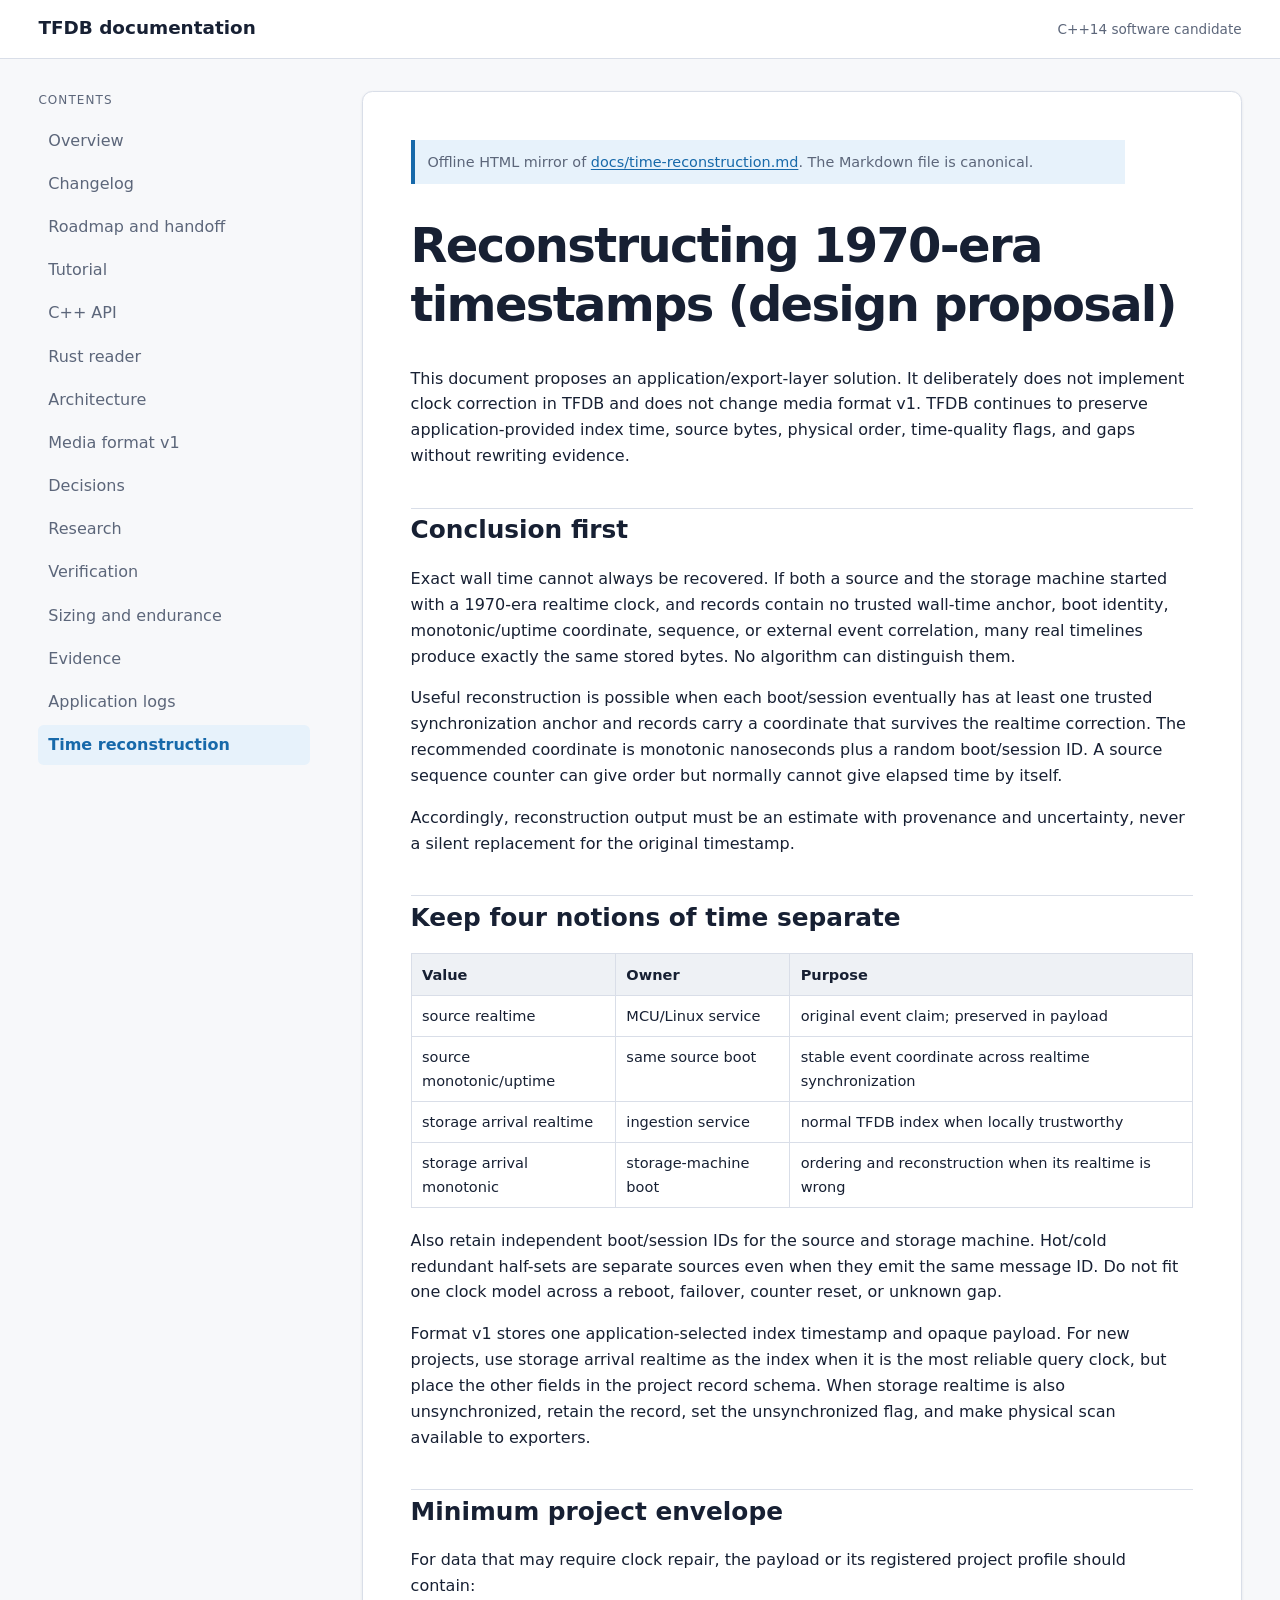
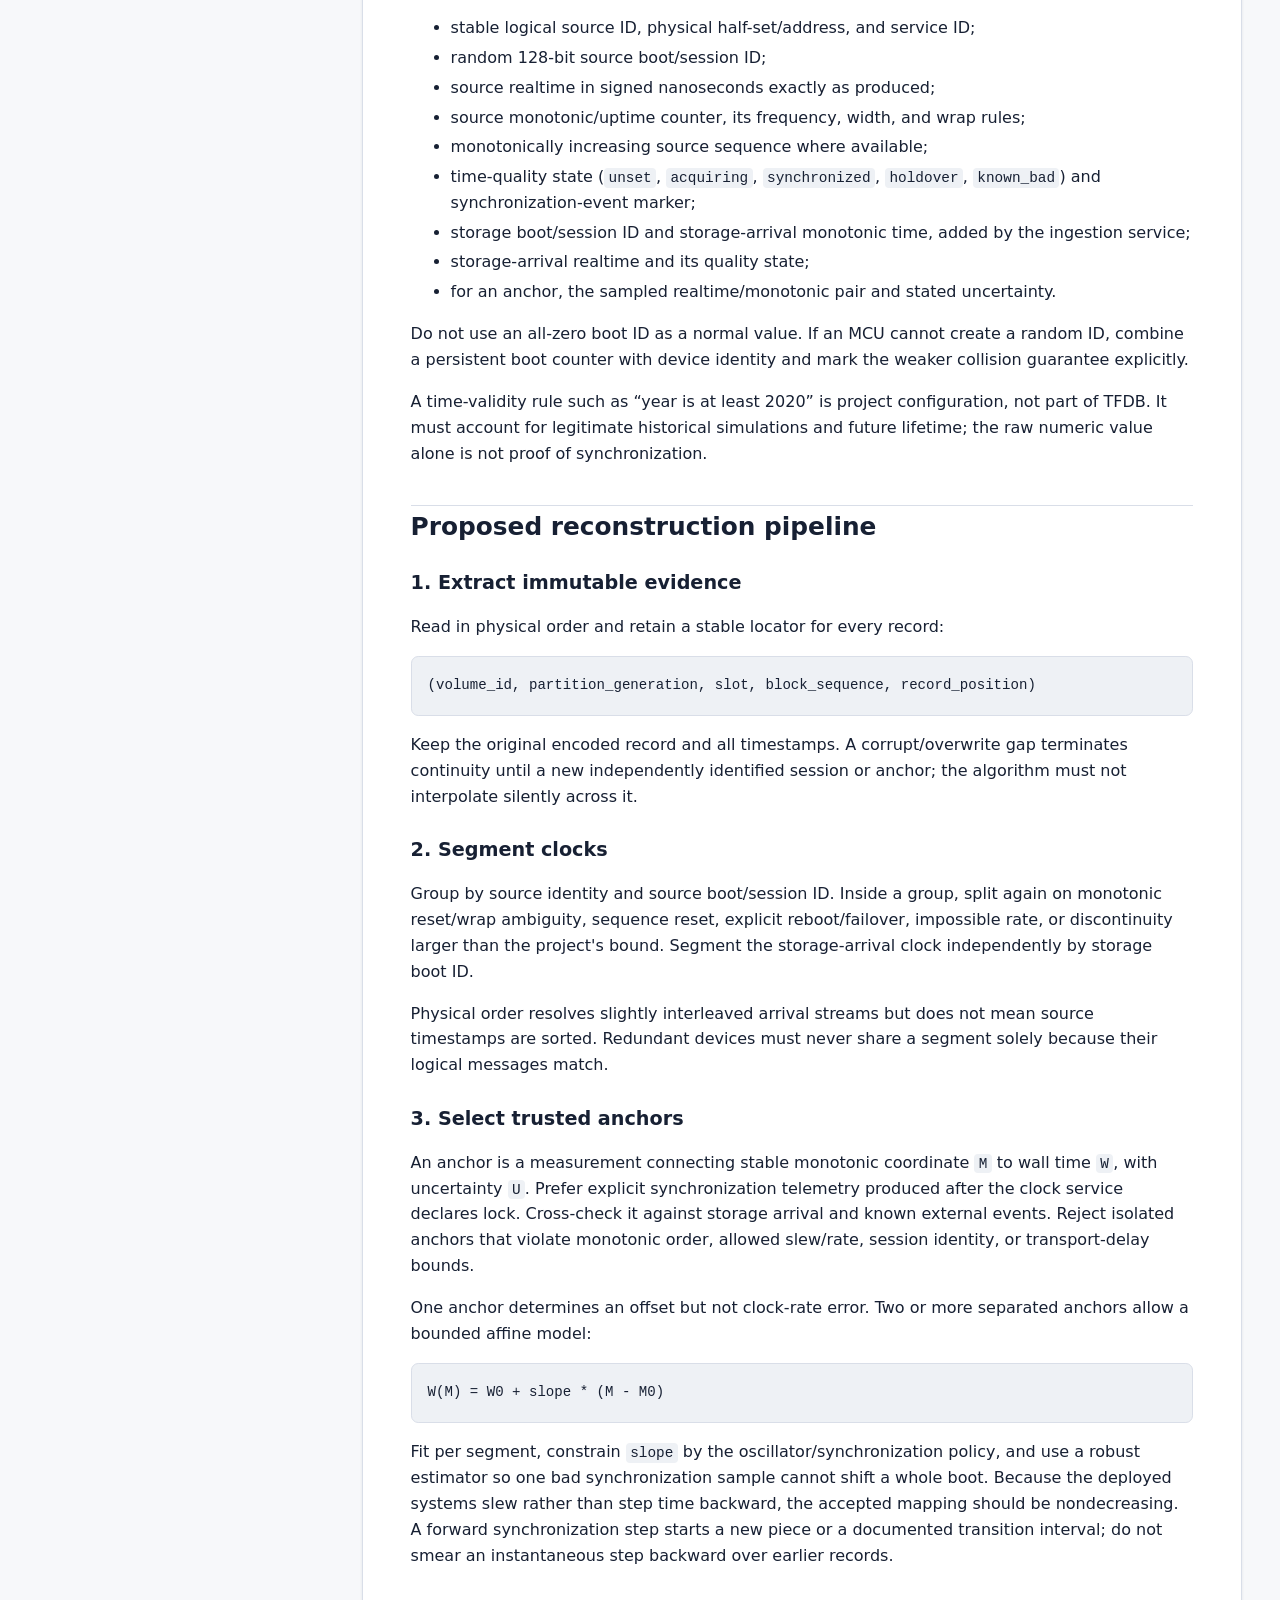
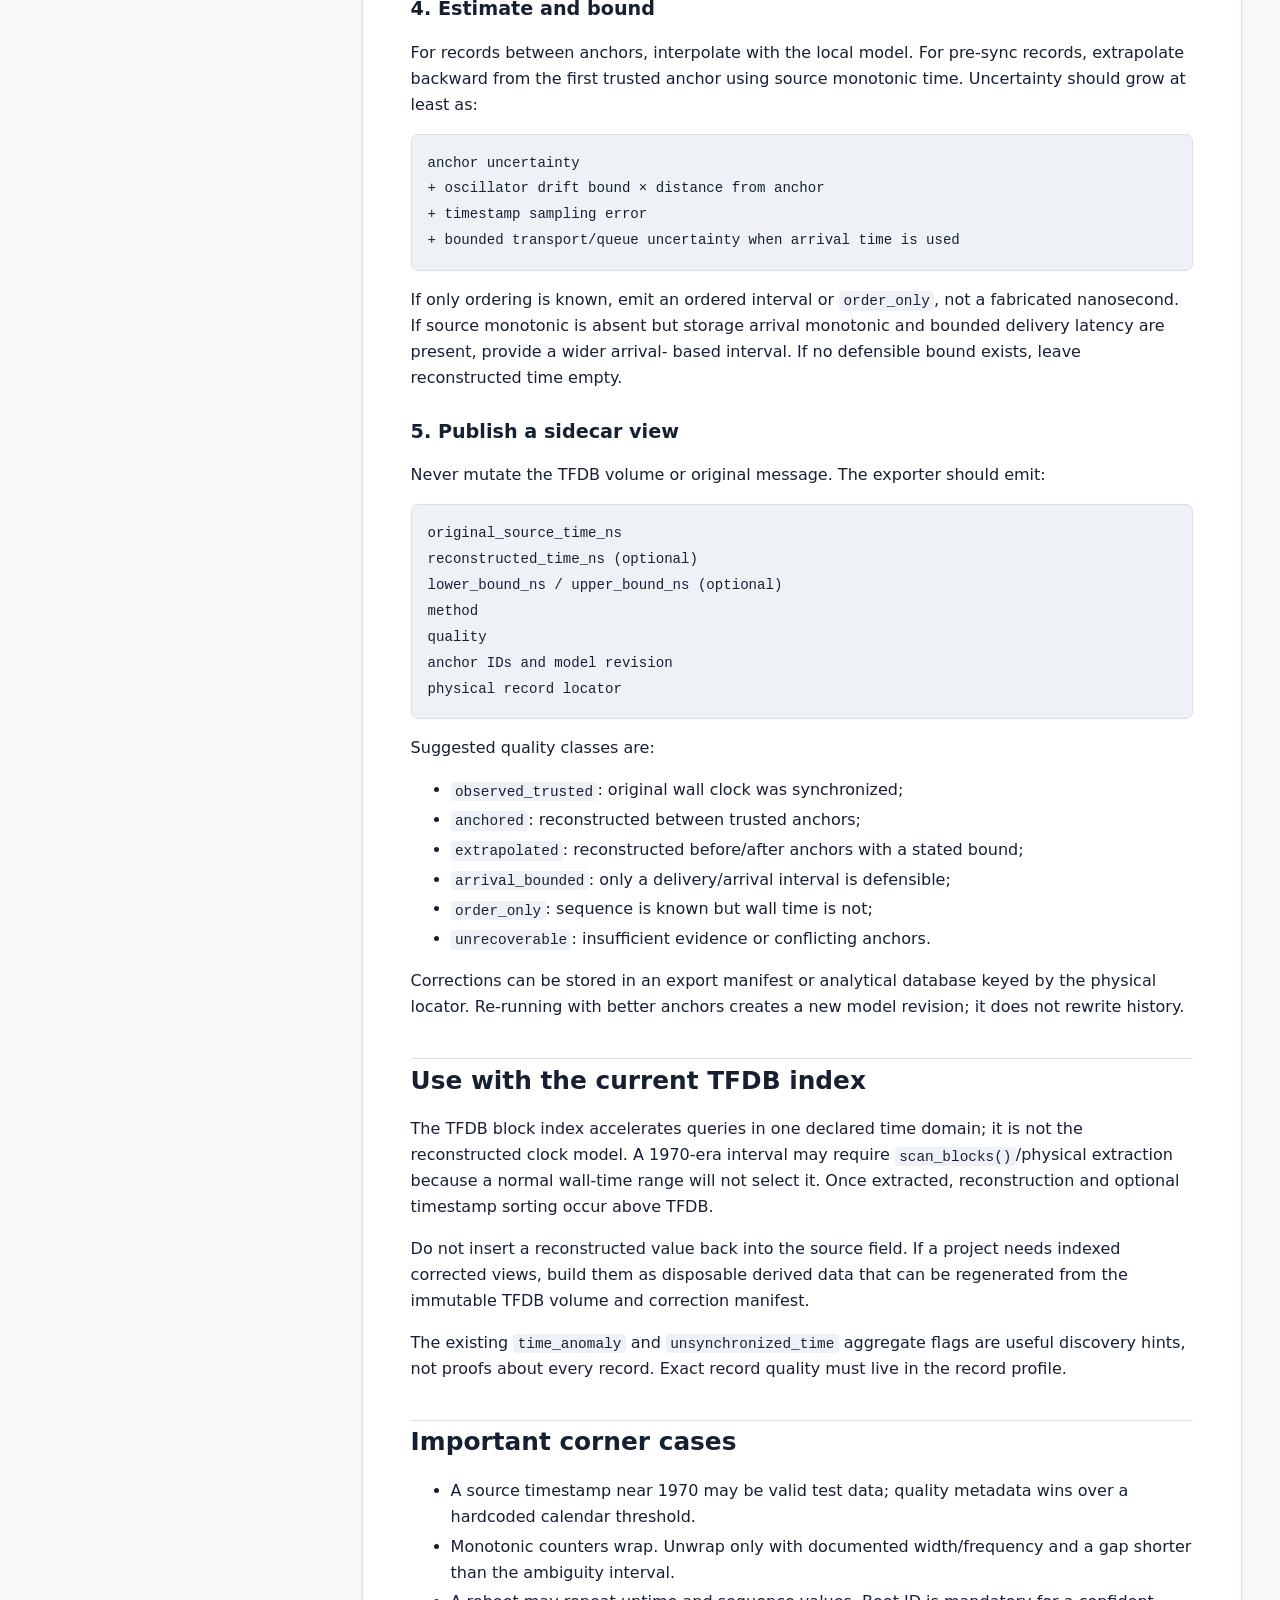
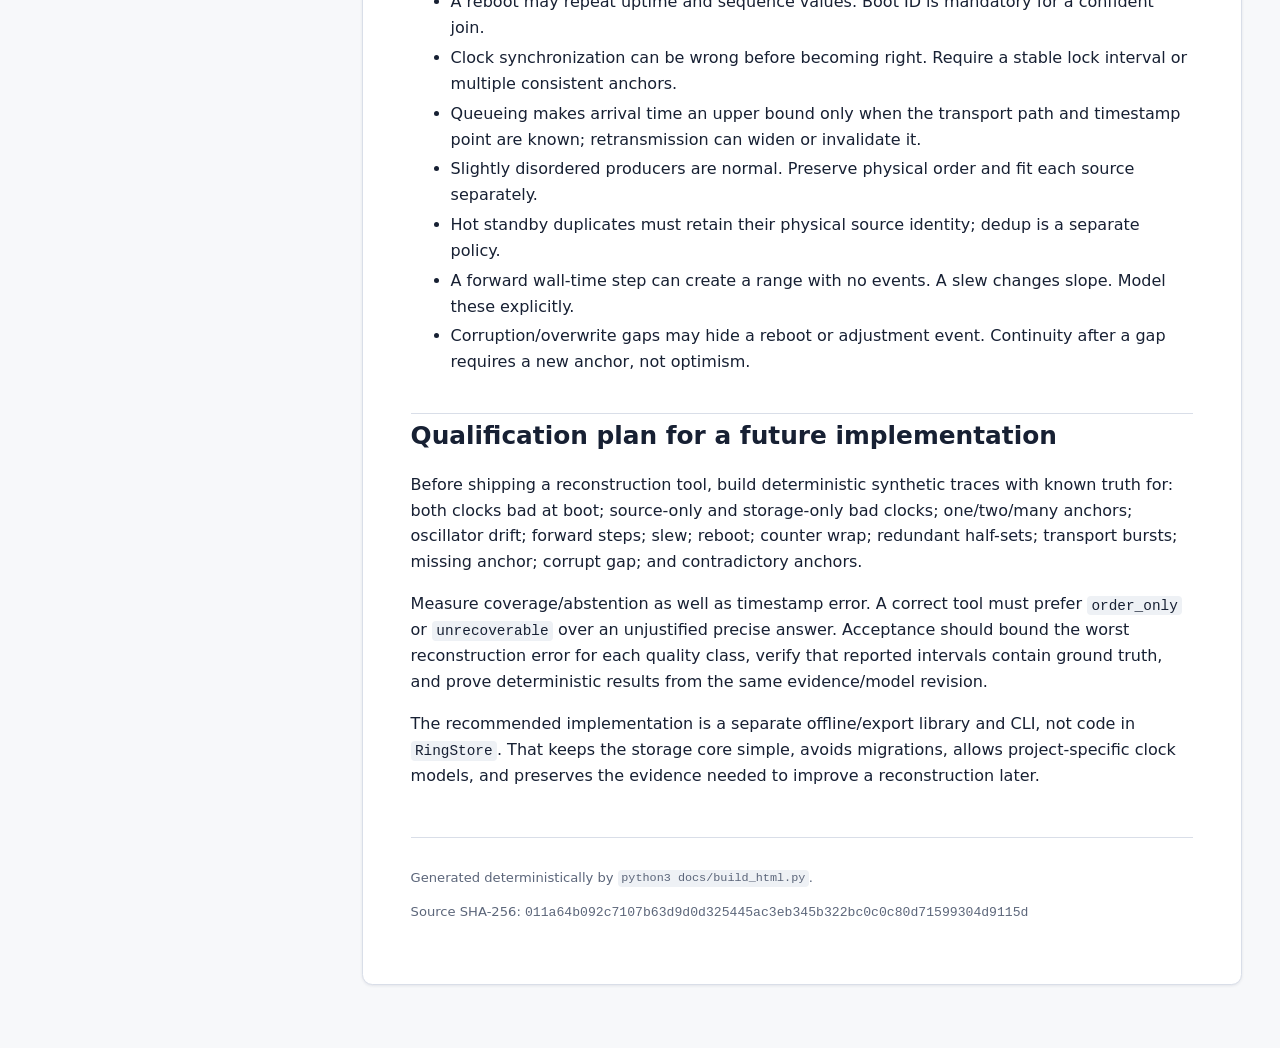
<file: docs/html/time-reconstruction.html>
<!doctype html>
<html lang="en">
<head>
  <meta charset="utf-8">
  <meta name="viewport" content="width=device-width, initial-scale=1">
  <meta name="tfdb-source-sha256" content="011a64b092c7107b63d9d0d325445ac3eb345b322bc0c0c80d71599304d9115d">
  <title>Reconstructing 1970-era timestamps (design proposal) — TFDB</title>
  <link rel="stylesheet" href="style.css">
</head>
<body>
  <a class="skip-link" href="#content">Skip to content</a>
  <header class="site-header">
    <a class="site-title" href="index.html">TFDB documentation</a>
    <span class="site-status">C++14 software candidate</span>
  </header>
  <div class="layout">
    <nav class="sidebar" aria-label="Documentation">
      <p class="sidebar-title">Contents</p>
      <ul>
        <li><a href="index.html">Overview</a></li>
<li><a href="changelog.html">Changelog</a></li>
<li><a href="roadmap.html">Roadmap and handoff</a></li>
<li><a href="tutorial.html">Tutorial</a></li>
<li><a href="api.html">C++ API</a></li>
<li><a href="rust-reader.html">Rust reader</a></li>
<li><a href="architecture.html">Architecture</a></li>
<li><a href="format-v1.html">Media format v1</a></li>
<li><a href="decisions.html">Decisions</a></li>
<li><a href="research.html">Research</a></li>
<li><a href="testing.html">Verification</a></li>
<li><a href="sizing.html">Sizing and endurance</a></li>
<li><a href="evidence.html">Evidence</a></li>
<li><a href="logs.html">Application logs</a></li>
<li><a href="time-reconstruction.html" aria-current="page">Time reconstruction</a></li>
      </ul>
    </nav>
    <main id="content">
      <p class="mirror-note">Offline HTML mirror of <a href="../time-reconstruction.md">docs/time-reconstruction.md</a>. The Markdown file is canonical.</p>
      <h1 id="reconstructing-1970-era-timestamps-design-proposal">Reconstructing 1970-era timestamps (design proposal)</h1>
<p>This document proposes an application/export-layer solution. It deliberately
does not implement clock correction in TFDB and does not change media format
v1. TFDB continues to preserve application-provided index time, source bytes,
physical order, time-quality flags, and gaps without rewriting evidence.</p>
<h2 id="conclusion-first">Conclusion first</h2>
<p>Exact wall time cannot always be recovered. If both a source and the storage
machine started with a 1970-era realtime clock, and records contain no trusted
wall-time anchor, boot identity, monotonic/uptime coordinate, sequence, or
external event correlation, many real timelines produce exactly the same
stored bytes. No algorithm can distinguish them.</p>
<p>Useful reconstruction is possible when each boot/session eventually has at
least one trusted synchronization anchor and records carry a coordinate that
survives the realtime correction. The recommended coordinate is monotonic
nanoseconds plus a random boot/session ID. A source sequence counter can give
order but normally cannot give elapsed time by itself.</p>
<p>Accordingly, reconstruction output must be an estimate with provenance and
uncertainty, never a silent replacement for the original timestamp.</p>
<h2 id="keep-four-notions-of-time-separate">Keep four notions of time separate</h2>
<div class="table-wrap"><table class="data-table">
<thead>
<tr>
<th scope="col">Value</th>
<th scope="col">Owner</th>
<th scope="col">Purpose</th>
</tr>
</thead>
<tbody>
<tr>
<td>source realtime</td>
<td>MCU/Linux service</td>
<td>original event claim; preserved in payload</td>
</tr>
<tr>
<td>source monotonic/uptime</td>
<td>same source boot</td>
<td>stable event coordinate across realtime synchronization</td>
</tr>
<tr>
<td>storage arrival realtime</td>
<td>ingestion service</td>
<td>normal TFDB index when locally trustworthy</td>
</tr>
<tr>
<td>storage arrival monotonic</td>
<td>storage-machine boot</td>
<td>ordering and reconstruction when its realtime is wrong</td>
</tr>
</tbody>
</table></div>
<p>Also retain independent boot/session IDs for the source and storage machine.
Hot/cold redundant half-sets are separate sources even when they emit the same
message ID. Do not fit one clock model across a reboot, failover, counter reset,
or unknown gap.</p>
<p>Format v1 stores one application-selected index timestamp and opaque payload.
For new projects, use storage arrival realtime as the index when it is the most
reliable query clock, but place the other fields in the project record schema.
When storage realtime is also unsynchronized, retain the record, set the
unsynchronized flag, and make physical scan available to exporters.</p>
<h2 id="minimum-project-envelope">Minimum project envelope</h2>
<p>For data that may require clock repair, the payload or its registered project
profile should contain:</p>
<ul>
<li>stable logical source ID, physical half-set/address, and service ID;</li>
<li>random 128-bit source boot/session ID;</li>
<li>source realtime in signed nanoseconds exactly as produced;</li>
<li>source monotonic/uptime counter, its frequency, width, and wrap rules;</li>
<li>monotonically increasing source sequence where available;</li>
<li>time-quality state (<code>unset</code>, <code>acquiring</code>, <code>synchronized</code>, <code>holdover</code>,
<code>known_bad</code>) and synchronization-event marker;</li>
<li>storage boot/session ID and storage-arrival monotonic time, added by the
ingestion service;</li>
<li>storage-arrival realtime and its quality state;</li>
<li>for an anchor, the sampled realtime/monotonic pair and stated uncertainty.</li>
</ul>
<p>Do not use an all-zero boot ID as a normal value. If an MCU cannot create a
random ID, combine a persistent boot counter with device identity and mark the
weaker collision guarantee explicitly.</p>
<p>A time-validity rule such as “year is at least 2020” is project configuration,
not part of TFDB. It must account for legitimate historical simulations and
future lifetime; the raw numeric value alone is not proof of synchronization.</p>
<h2 id="proposed-reconstruction-pipeline">Proposed reconstruction pipeline</h2>
<h3 id="1-extract-immutable-evidence">1. Extract immutable evidence</h3>
<p>Read in physical order and retain a stable locator for every record:</p>
<pre><code class="language-text">(volume_id, partition_generation, slot, block_sequence, record_position)
</code></pre>
<p>Keep the original encoded record and all timestamps. A corrupt/overwrite gap
terminates continuity until a new independently identified session or anchor;
the algorithm must not interpolate silently across it.</p>
<h3 id="2-segment-clocks">2. Segment clocks</h3>
<p>Group by source identity and source boot/session ID. Inside a group, split again
on monotonic reset/wrap ambiguity, sequence reset, explicit reboot/failover,
impossible rate, or discontinuity larger than the project's bound. Segment the
storage-arrival clock independently by storage boot ID.</p>
<p>Physical order resolves slightly interleaved arrival streams but does not mean
source timestamps are sorted. Redundant devices must never share a segment
solely because their logical messages match.</p>
<h3 id="3-select-trusted-anchors">3. Select trusted anchors</h3>
<p>An anchor is a measurement connecting stable monotonic coordinate <code>M</code> to wall
time <code>W</code>, with uncertainty <code>U</code>. Prefer explicit synchronization telemetry
produced after the clock service declares lock. Cross-check it against storage
arrival and known external events. Reject isolated anchors that violate
monotonic order, allowed slew/rate, session identity, or transport-delay
bounds.</p>
<p>One anchor determines an offset but not clock-rate error. Two or more separated
anchors allow a bounded affine model:</p>
<pre><code class="language-text">W(M) = W0 + slope * (M - M0)
</code></pre>
<p>Fit per segment, constrain <code>slope</code> by the oscillator/synchronization policy,
and use a robust estimator so one bad synchronization sample cannot shift a
whole boot. Because the deployed systems slew rather than step time backward,
the accepted mapping should be nondecreasing. A forward synchronization step
starts a new piece or a documented transition interval; do not smear an
instantaneous step backward over earlier records.</p>
<h3 id="4-estimate-and-bound">4. Estimate and bound</h3>
<p>For records between anchors, interpolate with the local model. For pre-sync
records, extrapolate backward from the first trusted anchor using source
monotonic time. Uncertainty should grow at least as:</p>
<pre><code class="language-text">anchor uncertainty
+ oscillator drift bound × distance from anchor
+ timestamp sampling error
+ bounded transport/queue uncertainty when arrival time is used
</code></pre>
<p>If only ordering is known, emit an ordered interval or <code>order_only</code>, not a
fabricated nanosecond. If source monotonic is absent but storage arrival
monotonic and bounded delivery latency are present, provide a wider arrival-
based interval. If no defensible bound exists, leave reconstructed time empty.</p>
<h3 id="5-publish-a-sidecar-view">5. Publish a sidecar view</h3>
<p>Never mutate the TFDB volume or original message. The exporter should emit:</p>
<pre><code class="language-text">original_source_time_ns
reconstructed_time_ns (optional)
lower_bound_ns / upper_bound_ns (optional)
method
quality
anchor IDs and model revision
physical record locator
</code></pre>
<p>Suggested quality classes are:</p>
<ul>
<li><code>observed_trusted</code>: original wall clock was synchronized;</li>
<li><code>anchored</code>: reconstructed between trusted anchors;</li>
<li><code>extrapolated</code>: reconstructed before/after anchors with a stated bound;</li>
<li><code>arrival_bounded</code>: only a delivery/arrival interval is defensible;</li>
<li><code>order_only</code>: sequence is known but wall time is not;</li>
<li><code>unrecoverable</code>: insufficient evidence or conflicting anchors.</li>
</ul>
<p>Corrections can be stored in an export manifest or analytical database keyed
by the physical locator. Re-running with better anchors creates a new model
revision; it does not rewrite history.</p>
<h2 id="use-with-the-current-tfdb-index">Use with the current TFDB index</h2>
<p>The TFDB block index accelerates queries in one declared time domain; it is not
the reconstructed clock model. A 1970-era interval may require
<code>scan_blocks()</code>/physical extraction because a normal wall-time range will not
select it. Once extracted, reconstruction and optional timestamp sorting occur
above TFDB.</p>
<p>Do not insert a reconstructed value back into the source field. If a project
needs indexed corrected views, build them as disposable derived data that can
be regenerated from the immutable TFDB volume and correction manifest.</p>
<p>The existing <code>time_anomaly</code> and <code>unsynchronized_time</code> aggregate flags are
useful discovery hints, not proofs about every record. Exact record quality
must live in the record profile.</p>
<h2 id="important-corner-cases">Important corner cases</h2>
<ul>
<li>A source timestamp near 1970 may be valid test data; quality metadata wins
over a hardcoded calendar threshold.</li>
<li>Monotonic counters wrap. Unwrap only with documented width/frequency and a
gap shorter than the ambiguity interval.</li>
<li>A reboot may repeat uptime and sequence values. Boot ID is mandatory for a
confident join.</li>
<li>Clock synchronization can be wrong before becoming right. Require a stable
lock interval or multiple consistent anchors.</li>
<li>Queueing makes arrival time an upper bound only when the transport path and
timestamp point are known; retransmission can widen or invalidate it.</li>
<li>Slightly disordered producers are normal. Preserve physical order and fit
each source separately.</li>
<li>Hot standby duplicates must retain their physical source identity; dedup is
a separate policy.</li>
<li>A forward wall-time step can create a range with no events. A slew changes
slope. Model these explicitly.</li>
<li>Corruption/overwrite gaps may hide a reboot or adjustment event. Continuity
after a gap requires a new anchor, not optimism.</li>
</ul>
<h2 id="qualification-plan-for-a-future-implementation">Qualification plan for a future implementation</h2>
<p>Before shipping a reconstruction tool, build deterministic synthetic traces
with known truth for: both clocks bad at boot; source-only and storage-only bad
clocks; one/two/many anchors; oscillator drift; forward steps; slew; reboot;
counter wrap; redundant half-sets; transport bursts; missing anchor; corrupt
gap; and contradictory anchors.</p>
<p>Measure coverage/abstention as well as timestamp error. A correct tool must
prefer <code>order_only</code> or <code>unrecoverable</code> over an unjustified precise answer.
Acceptance should bound the worst reconstruction error for each quality class,
verify that reported intervals contain ground truth, and prove deterministic
results from the same evidence/model revision.</p>
<p>The recommended implementation is a separate offline/export library and CLI,
not code in <code>RingStore</code>. That keeps the storage core simple, avoids migrations,
allows project-specific clock models, and preserves the evidence needed to
improve a reconstruction later.</p>

      <footer class="page-footer">
        <p>Generated deterministically by <code>python3 docs/build_html.py</code>.</p>
        <p>Source SHA-256: <span class="source-hash">011a64b092c7107b63d9d0d325445ac3eb345b322bc0c0c80d71599304d9115d</span></p>
      </footer>
    </main>
  </div>
</body>
</html>
</file>
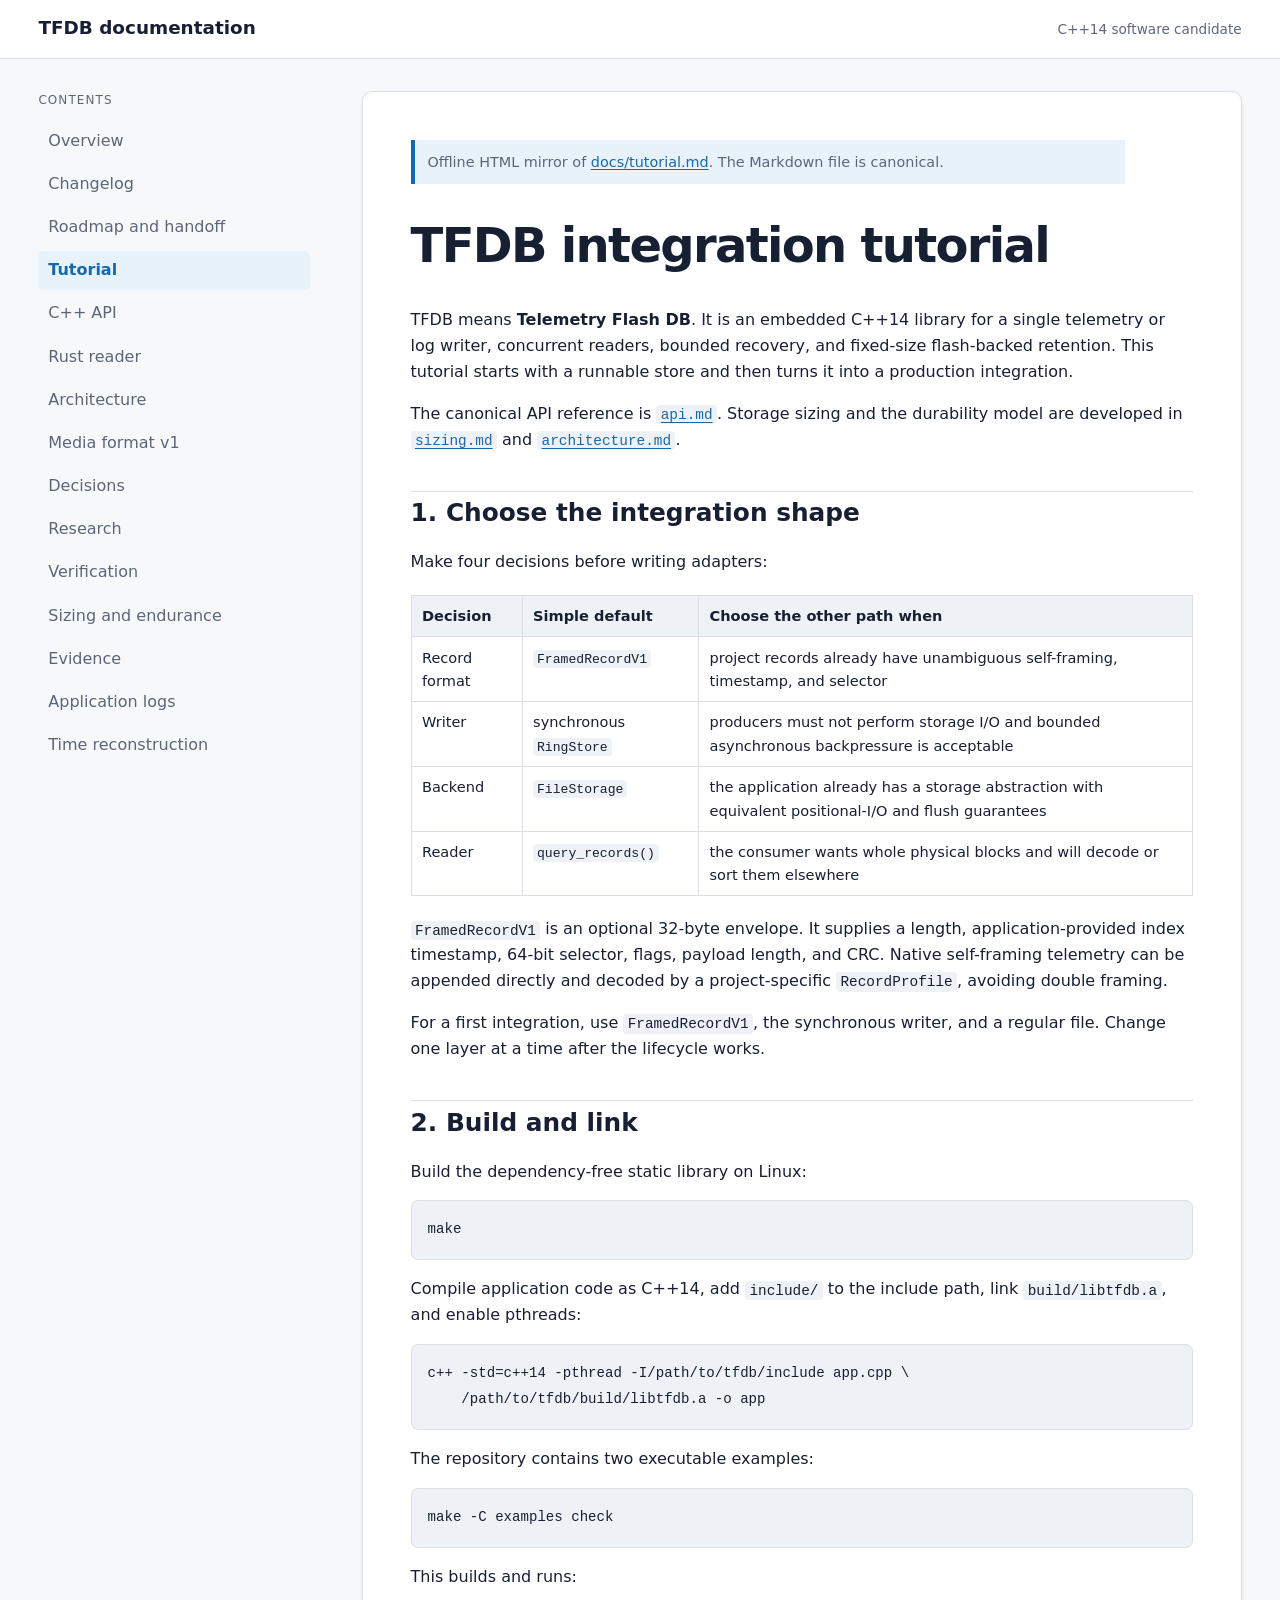
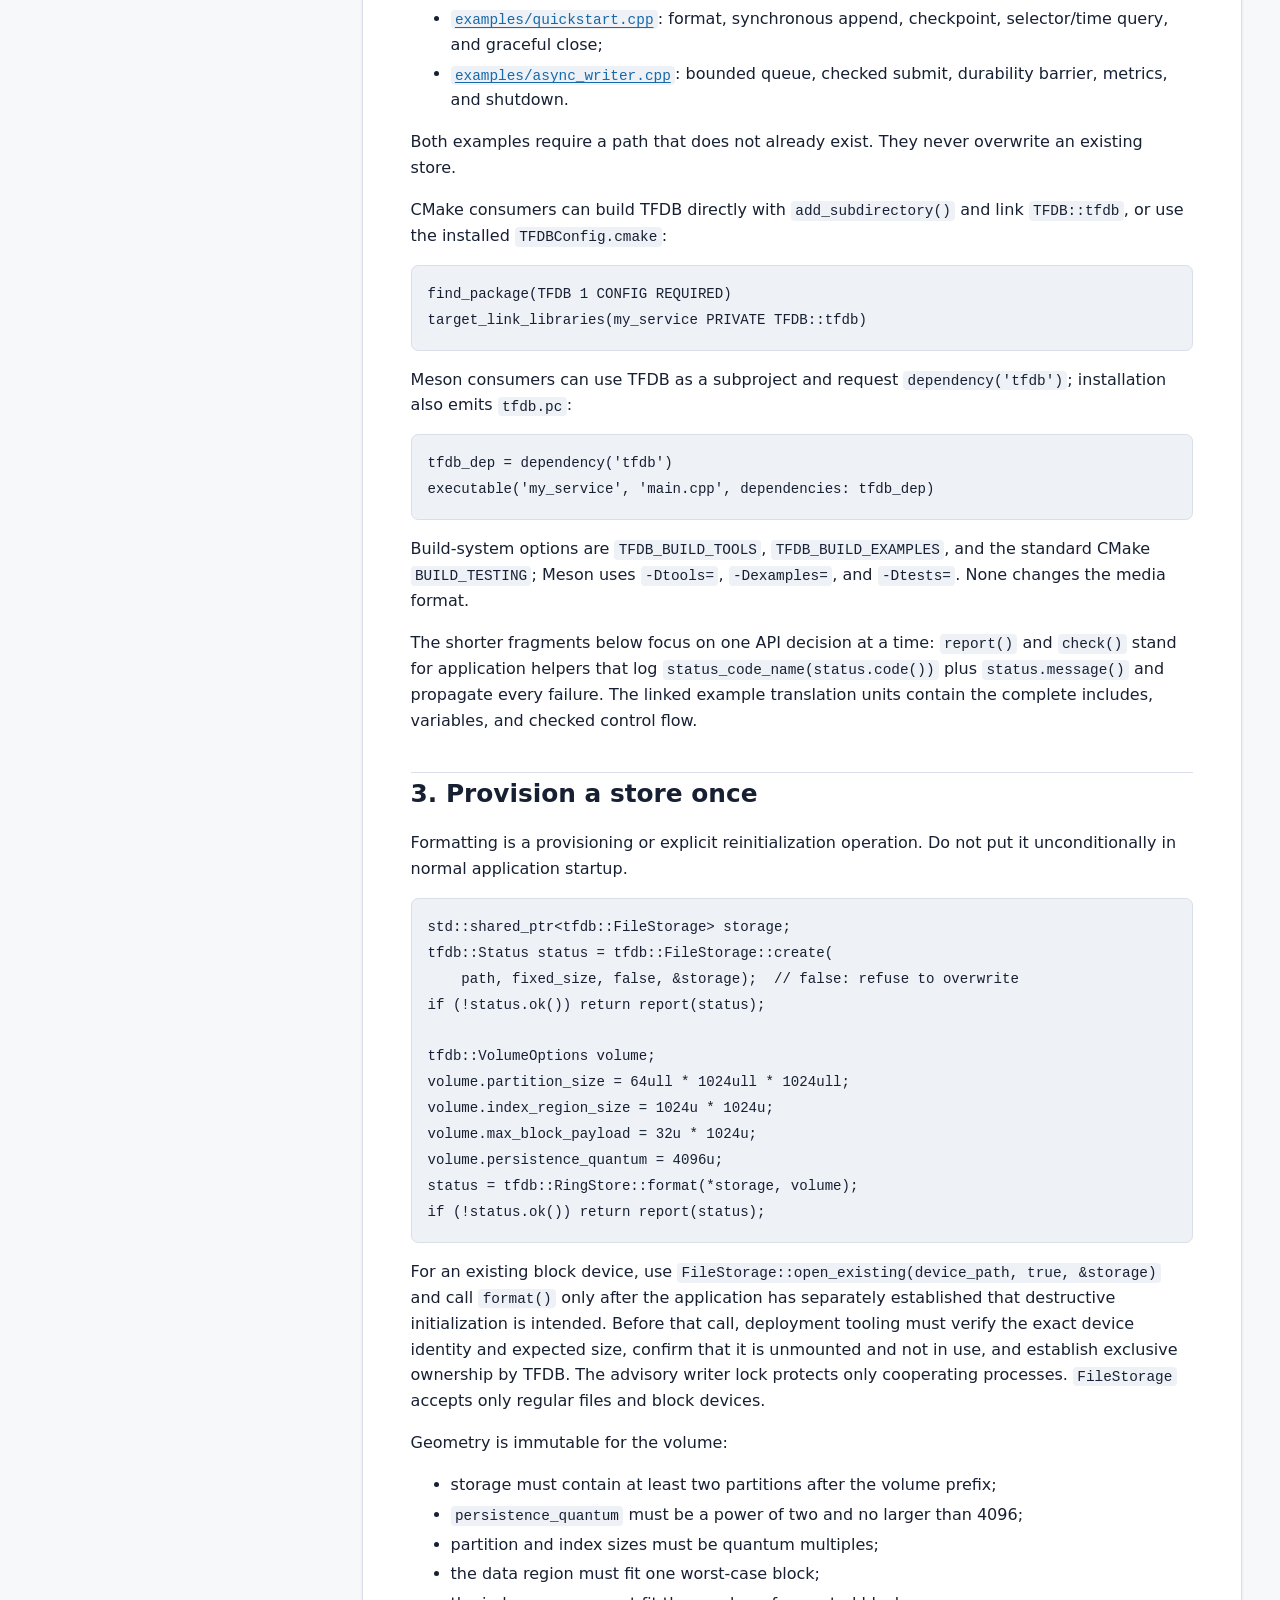
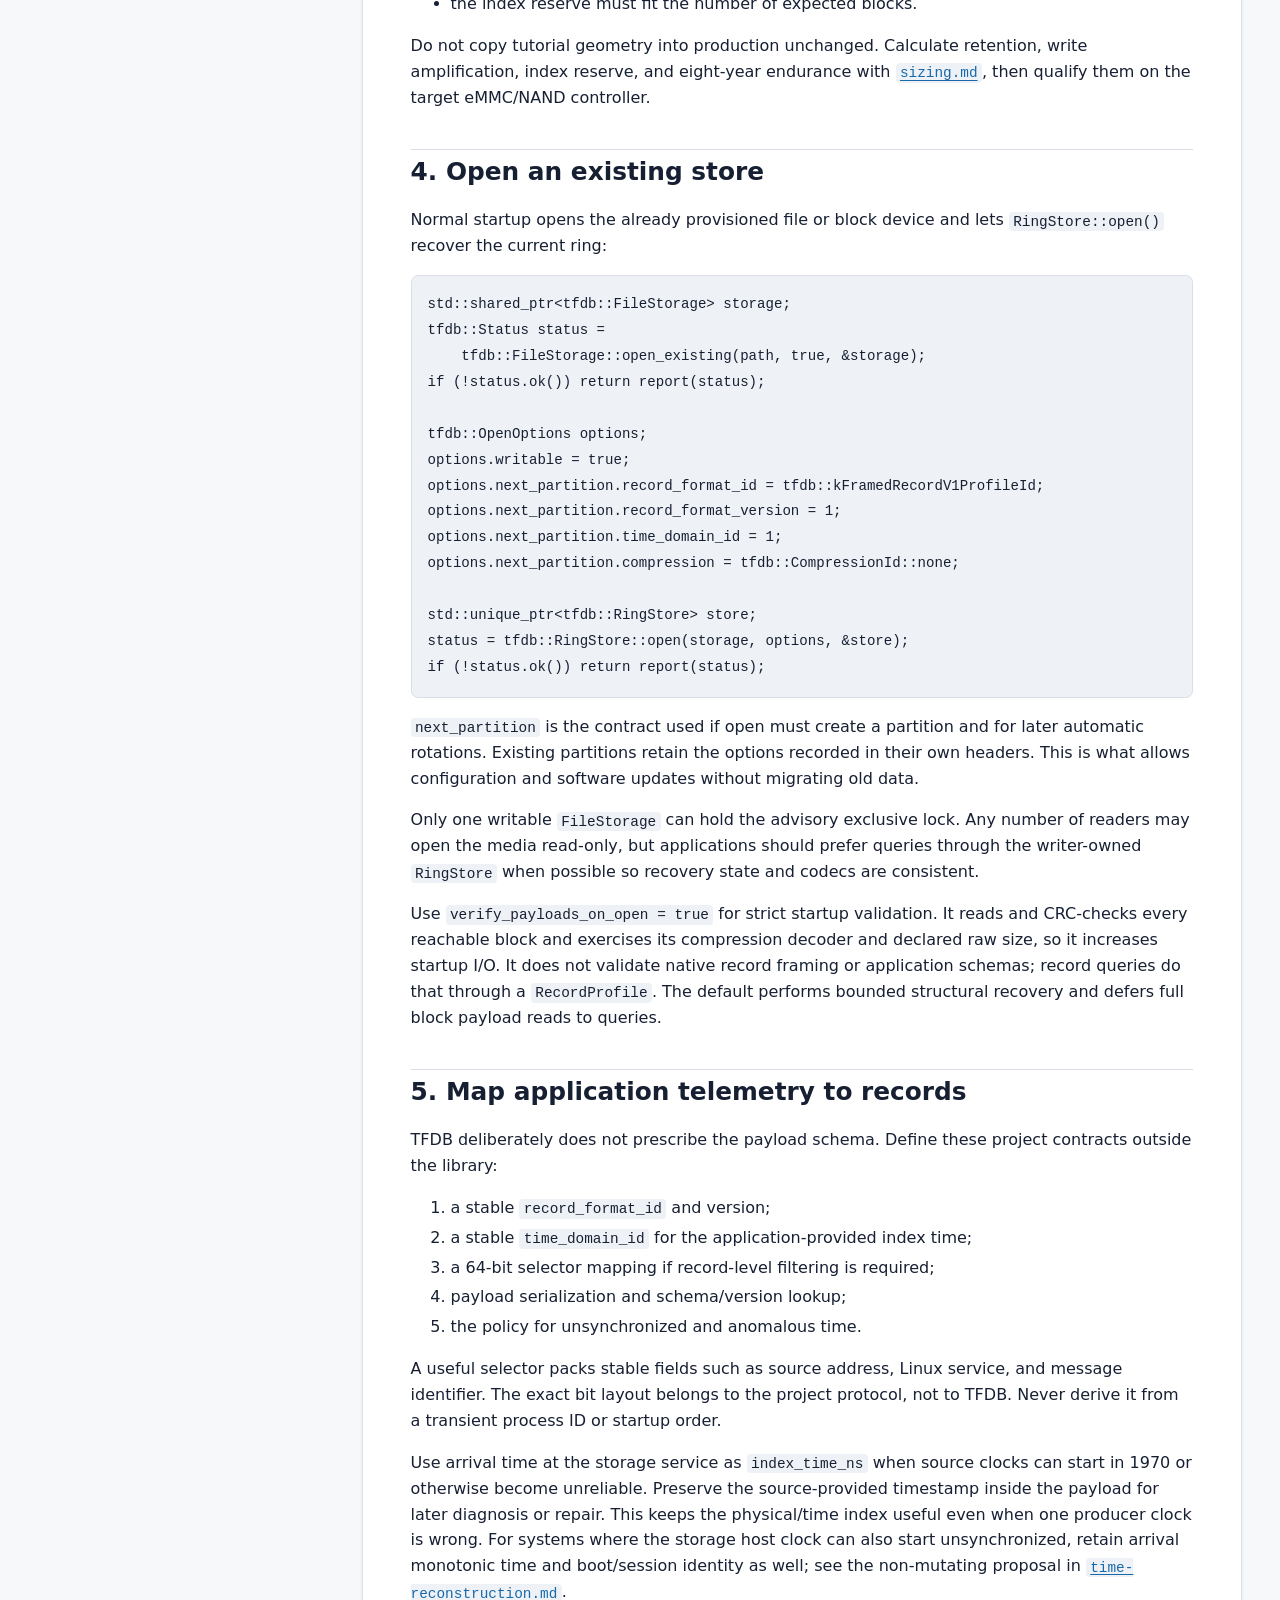
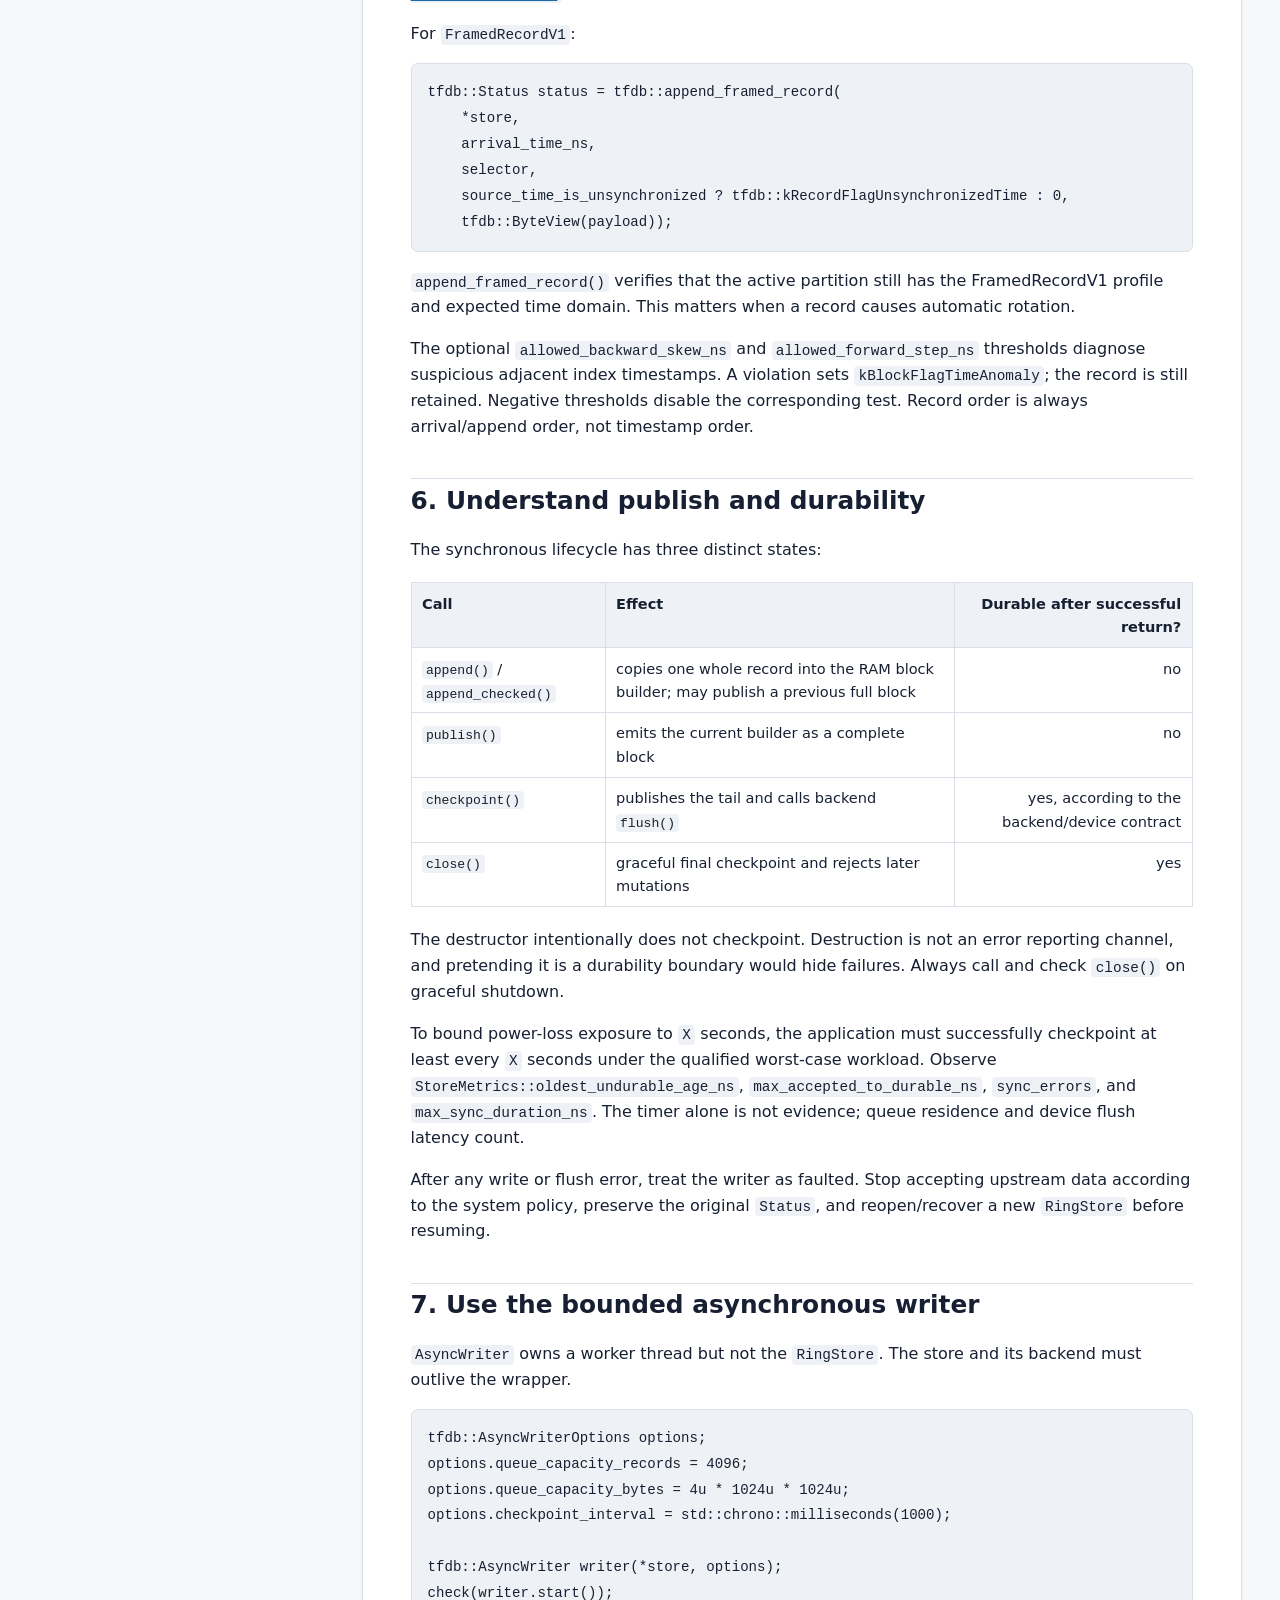
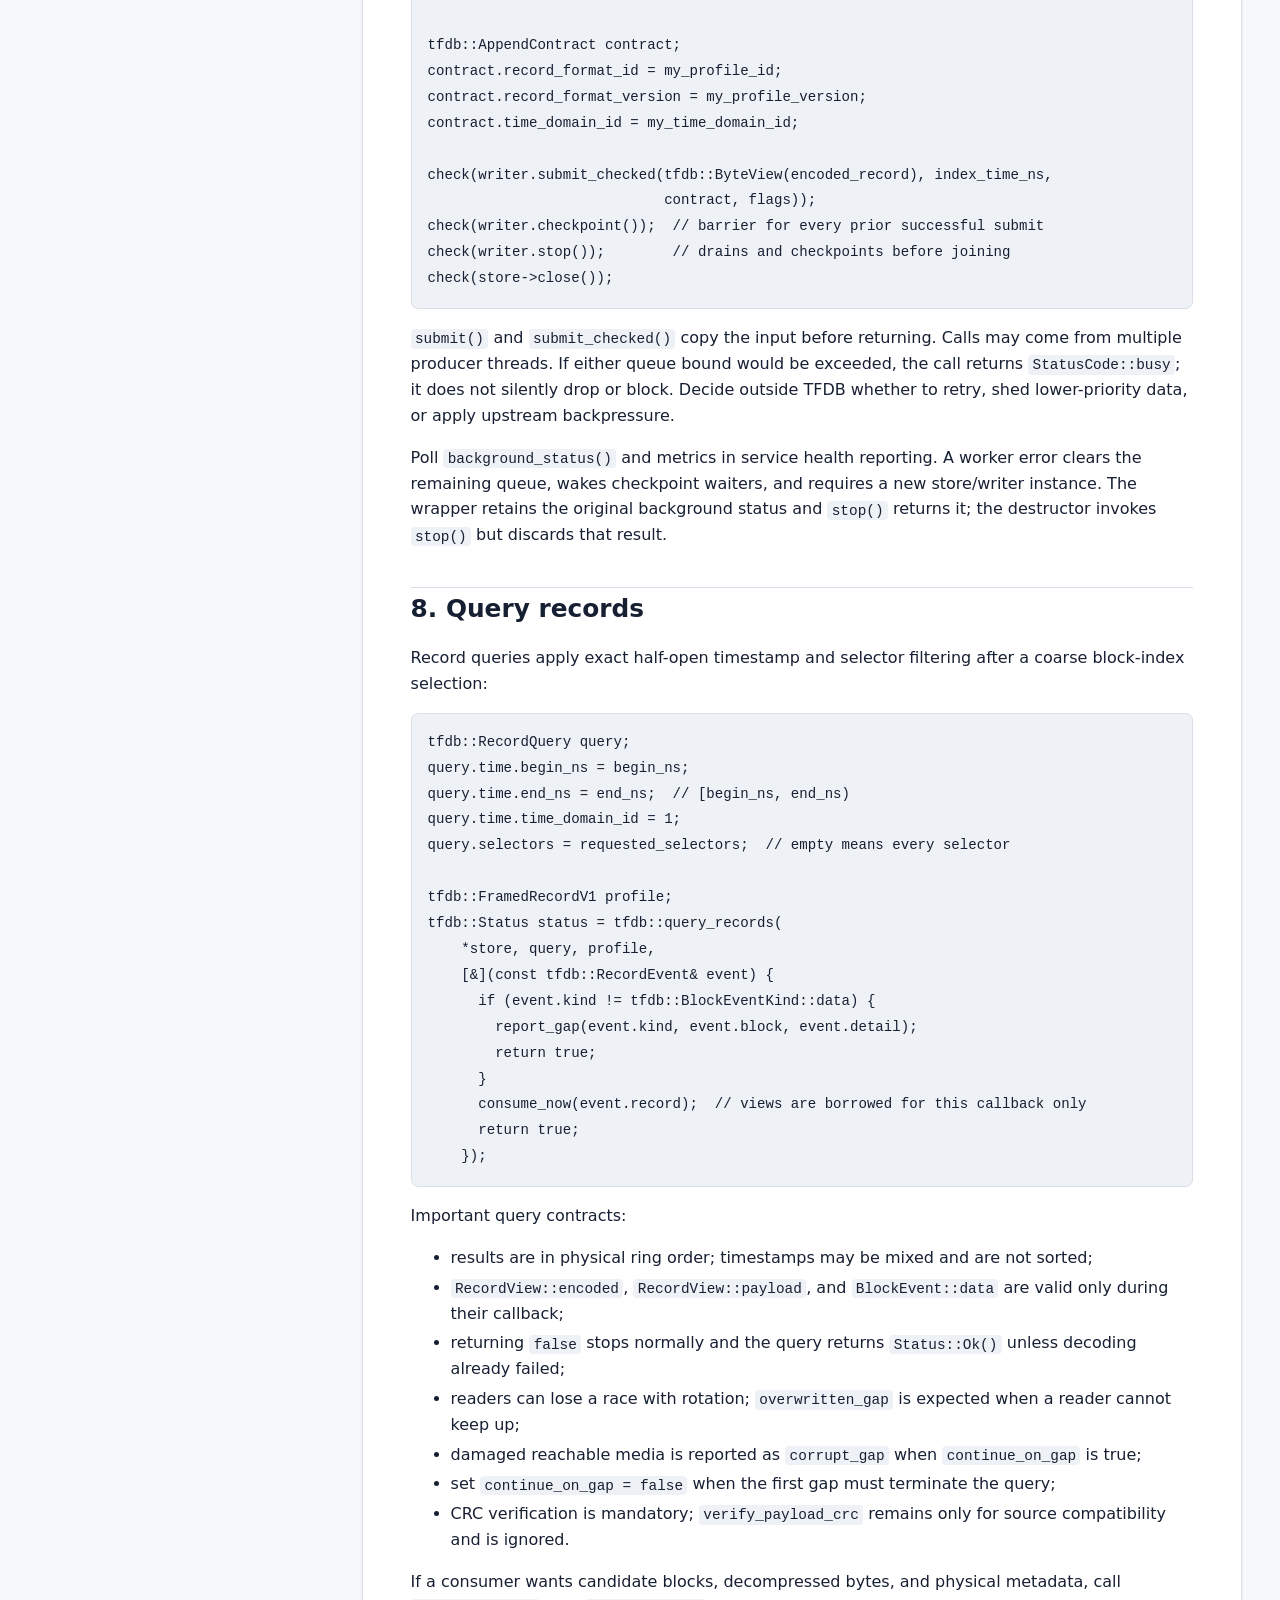
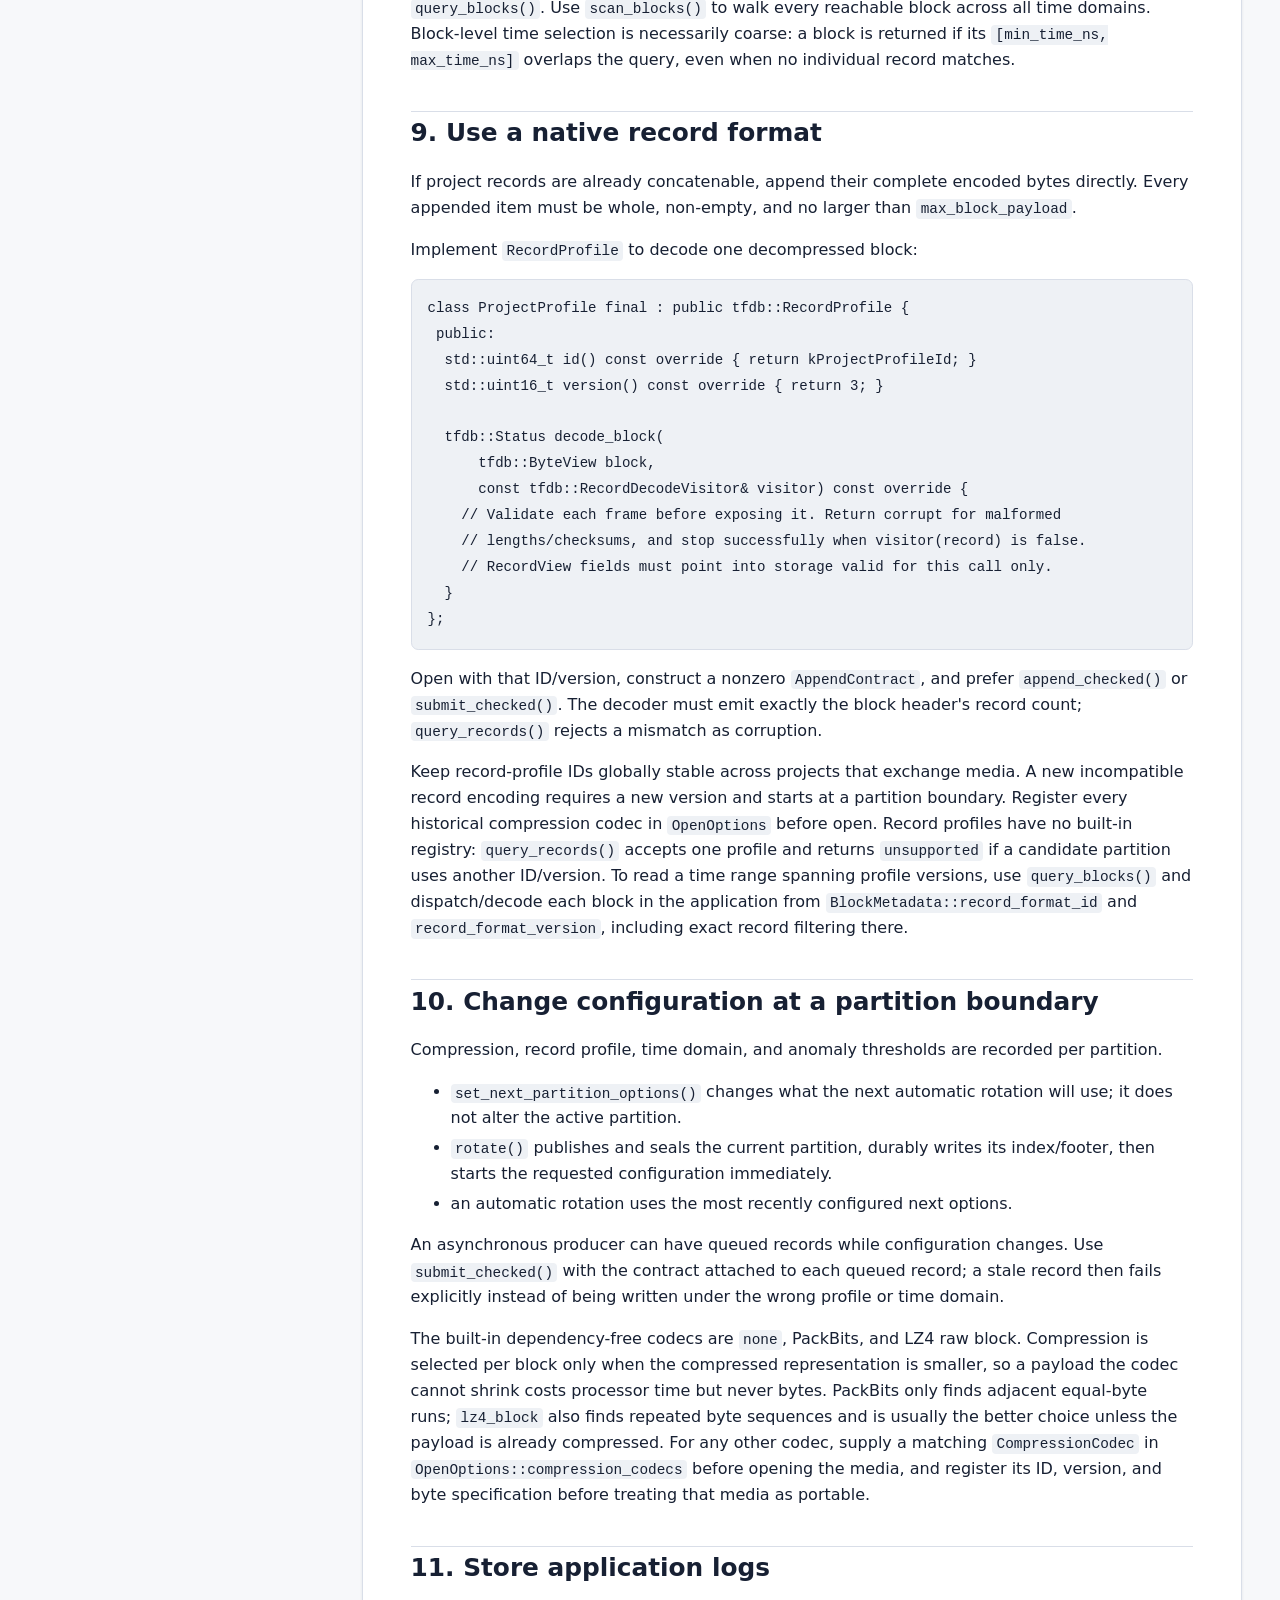
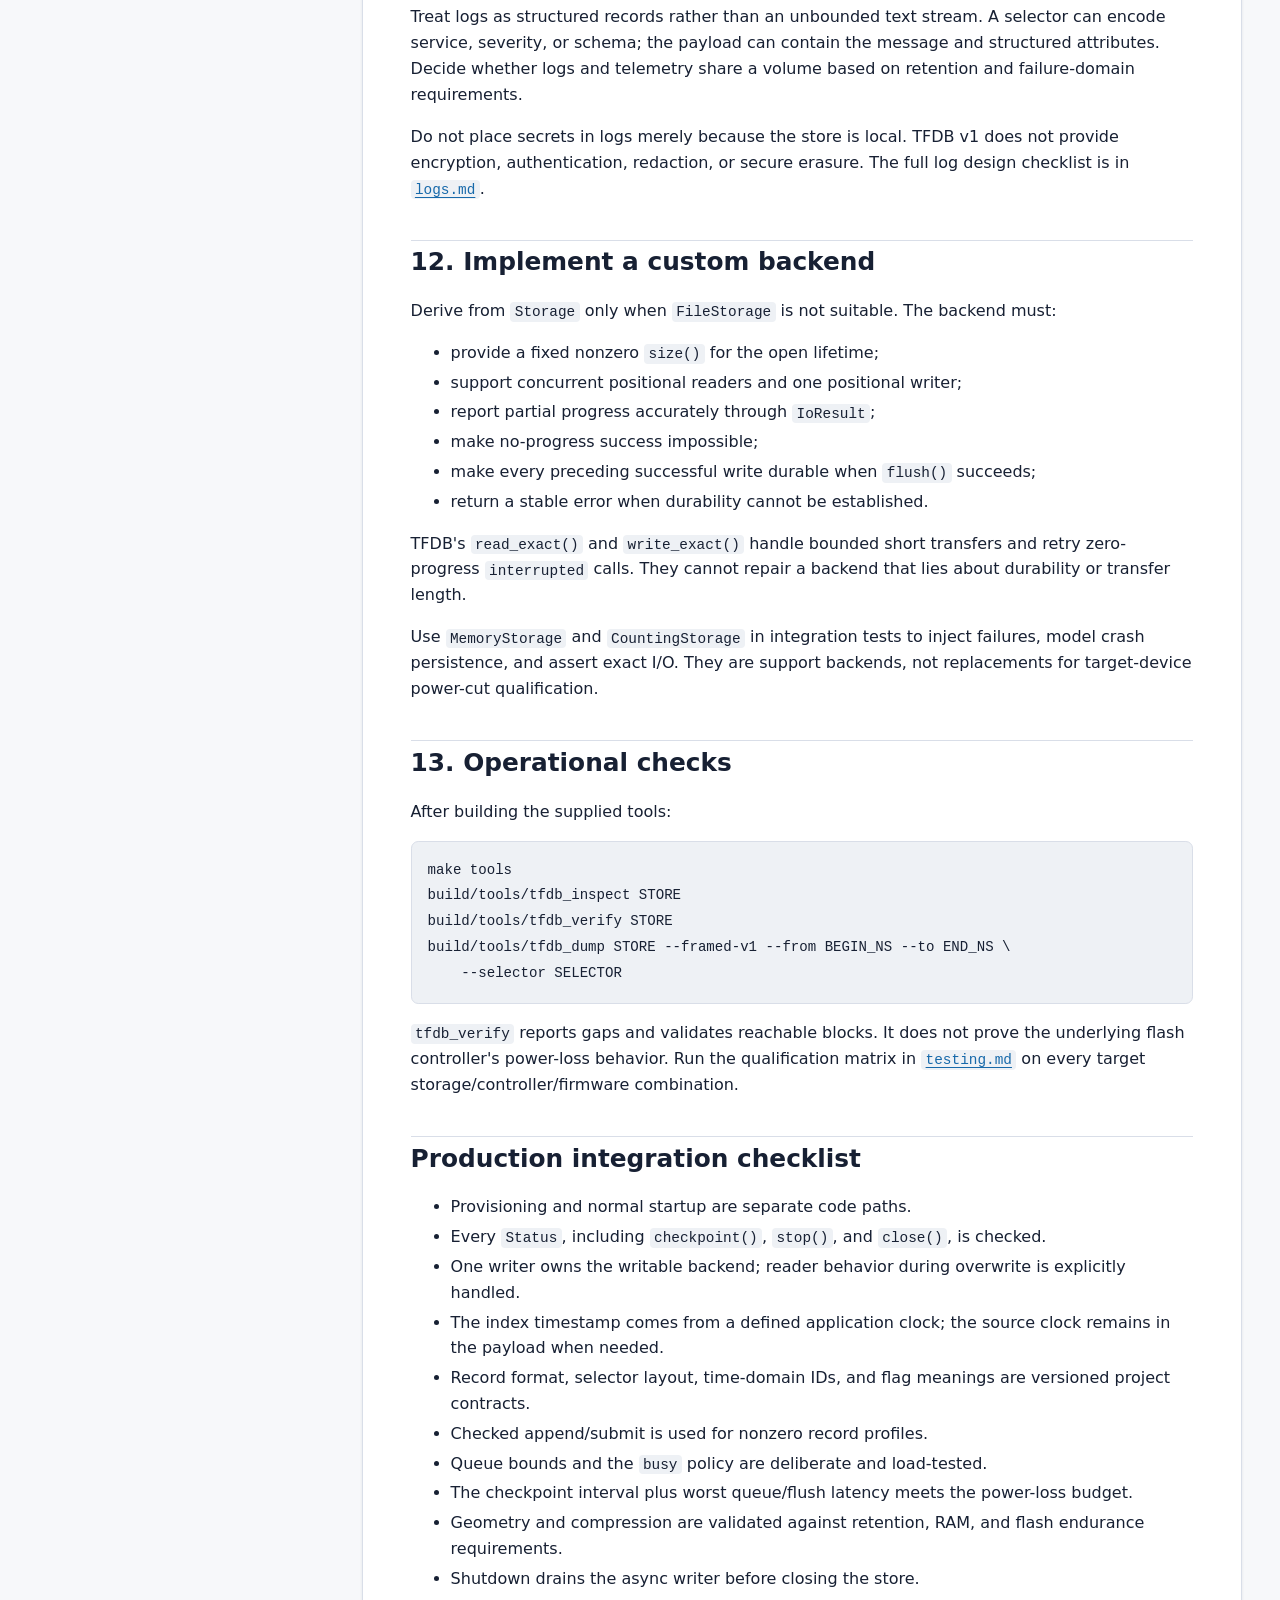
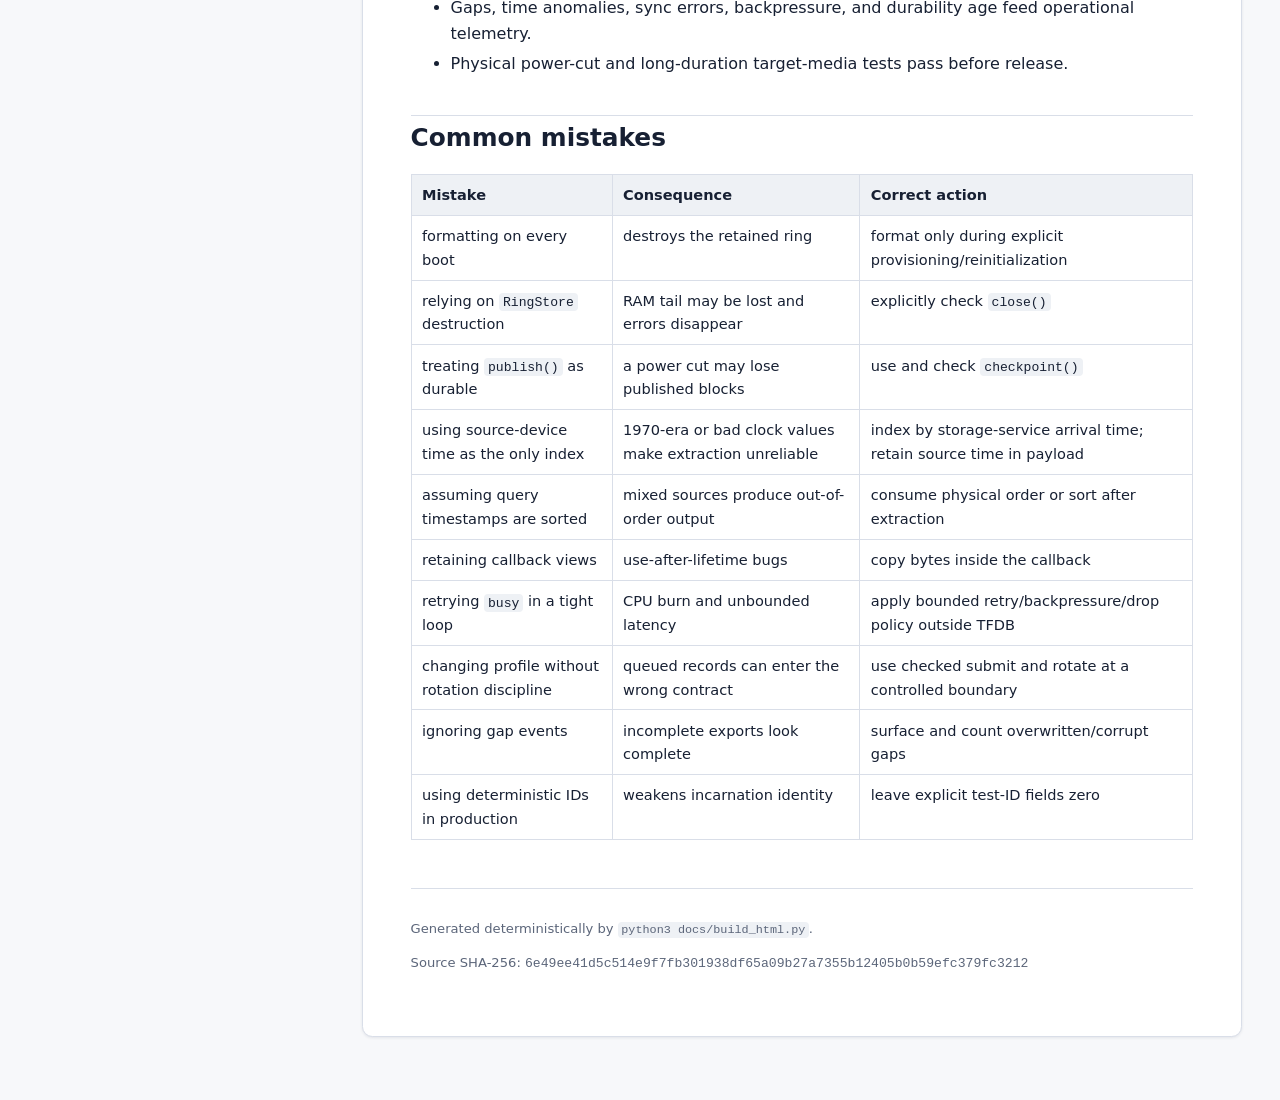
<file: docs/html/tutorial.html>
<!doctype html>
<html lang="en">
<head>
  <meta charset="utf-8">
  <meta name="viewport" content="width=device-width, initial-scale=1">
  <meta name="tfdb-source-sha256" content="6e49ee41d5c514e9f7fb301938df65a09b27a7355b12405b0b59efc379fc3212">
  <title>TFDB integration tutorial — TFDB</title>
  <link rel="stylesheet" href="style.css">
</head>
<body>
  <a class="skip-link" href="#content">Skip to content</a>
  <header class="site-header">
    <a class="site-title" href="index.html">TFDB documentation</a>
    <span class="site-status">C++14 software candidate</span>
  </header>
  <div class="layout">
    <nav class="sidebar" aria-label="Documentation">
      <p class="sidebar-title">Contents</p>
      <ul>
        <li><a href="index.html">Overview</a></li>
<li><a href="changelog.html">Changelog</a></li>
<li><a href="roadmap.html">Roadmap and handoff</a></li>
<li><a href="tutorial.html" aria-current="page">Tutorial</a></li>
<li><a href="api.html">C++ API</a></li>
<li><a href="rust-reader.html">Rust reader</a></li>
<li><a href="architecture.html">Architecture</a></li>
<li><a href="format-v1.html">Media format v1</a></li>
<li><a href="decisions.html">Decisions</a></li>
<li><a href="research.html">Research</a></li>
<li><a href="testing.html">Verification</a></li>
<li><a href="sizing.html">Sizing and endurance</a></li>
<li><a href="evidence.html">Evidence</a></li>
<li><a href="logs.html">Application logs</a></li>
<li><a href="time-reconstruction.html">Time reconstruction</a></li>
      </ul>
    </nav>
    <main id="content">
      <p class="mirror-note">Offline HTML mirror of <a href="../tutorial.md">docs/tutorial.md</a>. The Markdown file is canonical.</p>
      <h1 id="tfdb-integration-tutorial">TFDB integration tutorial</h1>
<p>TFDB means <strong>Telemetry Flash DB</strong>. It is an embedded C++14 library for a
single telemetry or log writer, concurrent readers, bounded recovery, and
fixed-size flash-backed retention. This tutorial starts with a runnable store
and then turns it into a production integration.</p>
<p>The canonical API reference is <a href="api.html"><code>api.md</code></a>. Storage sizing and the
durability model are developed in <a href="sizing.html"><code>sizing.md</code></a> and
<a href="architecture.html"><code>architecture.md</code></a>.</p>
<h2 id="1-choose-the-integration-shape">1. Choose the integration shape</h2>
<p>Make four decisions before writing adapters:</p>
<div class="table-wrap"><table class="data-table">
<thead>
<tr>
<th scope="col">Decision</th>
<th scope="col">Simple default</th>
<th scope="col">Choose the other path when</th>
</tr>
</thead>
<tbody>
<tr>
<td>Record format</td>
<td><code>FramedRecordV1</code></td>
<td>project records already have unambiguous self-framing, timestamp, and selector</td>
</tr>
<tr>
<td>Writer</td>
<td>synchronous <code>RingStore</code></td>
<td>producers must not perform storage I/O and bounded asynchronous backpressure is acceptable</td>
</tr>
<tr>
<td>Backend</td>
<td><code>FileStorage</code></td>
<td>the application already has a storage abstraction with equivalent positional-I/O and flush guarantees</td>
</tr>
<tr>
<td>Reader</td>
<td><code>query_records()</code></td>
<td>the consumer wants whole physical blocks and will decode or sort them elsewhere</td>
</tr>
</tbody>
</table></div>
<p><code>FramedRecordV1</code> is an optional 32-byte envelope. It supplies a length,
application-provided index timestamp, 64-bit selector, flags, payload length,
and CRC. Native self-framing telemetry can be appended directly and decoded by
a project-specific <code>RecordProfile</code>, avoiding double framing.</p>
<p>For a first integration, use <code>FramedRecordV1</code>, the synchronous writer, and a
regular file. Change one layer at a time after the lifecycle works.</p>
<h2 id="2-build-and-link">2. Build and link</h2>
<p>Build the dependency-free static library on Linux:</p>
<pre><code class="language-sh">make
</code></pre>
<p>Compile application code as C++14, add <code>include/</code> to the include path, link
<code>build/libtfdb.a</code>, and enable pthreads:</p>
<pre><code class="language-sh">c++ -std=c++14 -pthread -I/path/to/tfdb/include app.cpp \
    /path/to/tfdb/build/libtfdb.a -o app
</code></pre>
<p>The repository contains two executable examples:</p>
<pre><code class="language-sh">make -C examples check
</code></pre>
<p>This builds and runs:</p>
<ul>
<li><a href="../../examples/quickstart.cpp"><code>examples/quickstart.cpp</code></a>: format, synchronous
append, checkpoint, selector/time query, and graceful close;</li>
<li><a href="../../examples/async_writer.cpp"><code>examples/async_writer.cpp</code></a>: bounded queue,
checked submit, durability barrier, metrics, and shutdown.</li>
</ul>
<p>Both examples require a path that does not already exist. They never overwrite
an existing store.</p>
<p>CMake consumers can build TFDB directly with <code>add_subdirectory()</code> and link
<code>TFDB::tfdb</code>, or use the installed <code>TFDBConfig.cmake</code>:</p>
<pre><code class="language-cmake">find_package(TFDB 1 CONFIG REQUIRED)
target_link_libraries(my_service PRIVATE TFDB::tfdb)
</code></pre>
<p>Meson consumers can use TFDB as a subproject and request
<code>dependency('tfdb')</code>; installation also emits <code>tfdb.pc</code>:</p>
<pre><code class="language-meson">tfdb_dep = dependency('tfdb')
executable('my_service', 'main.cpp', dependencies: tfdb_dep)
</code></pre>
<p>Build-system options are <code>TFDB_BUILD_TOOLS</code>, <code>TFDB_BUILD_EXAMPLES</code>, and the
standard CMake <code>BUILD_TESTING</code>; Meson uses <code>-Dtools=</code>, <code>-Dexamples=</code>, and
<code>-Dtests=</code>. None changes the media format.</p>
<p>The shorter fragments below focus on one API decision at a time: <code>report()</code>
and <code>check()</code> stand for application helpers that log
<code>status_code_name(status.code())</code> plus <code>status.message()</code> and propagate every
failure. The linked example translation units contain the complete includes,
variables, and checked control flow.</p>
<h2 id="3-provision-a-store-once">3. Provision a store once</h2>
<p>Formatting is a provisioning or explicit reinitialization operation. Do not
put it unconditionally in normal application startup.</p>
<pre><code class="language-cpp">std::shared_ptr&lt;tfdb::FileStorage&gt; storage;
tfdb::Status status = tfdb::FileStorage::create(
    path, fixed_size, false, &amp;storage);  // false: refuse to overwrite
if (!status.ok()) return report(status);

tfdb::VolumeOptions volume;
volume.partition_size = 64ull * 1024ull * 1024ull;
volume.index_region_size = 1024u * 1024u;
volume.max_block_payload = 32u * 1024u;
volume.persistence_quantum = 4096u;
status = tfdb::RingStore::format(*storage, volume);
if (!status.ok()) return report(status);
</code></pre>
<p>For an existing block device, use
<code>FileStorage::open_existing(device_path, true, &amp;storage)</code> and call <code>format()</code>
only after the application has separately established that destructive
initialization is intended. Before that call, deployment tooling must verify
the exact device identity and expected size, confirm that it is unmounted and
not in use, and establish exclusive ownership by TFDB. The advisory writer
lock protects only cooperating processes. <code>FileStorage</code> accepts only regular
files and block devices.</p>
<p>Geometry is immutable for the volume:</p>
<ul>
<li>storage must contain at least two partitions after the volume prefix;</li>
<li><code>persistence_quantum</code> must be a power of two and no larger than 4096;</li>
<li>partition and index sizes must be quantum multiples;</li>
<li>the data region must fit one worst-case block;</li>
<li>the index reserve must fit the number of expected blocks.</li>
</ul>
<p>Do not copy tutorial geometry into production unchanged. Calculate retention,
write amplification, index reserve, and eight-year endurance with
<a href="sizing.html"><code>sizing.md</code></a>, then qualify them on the target eMMC/NAND controller.</p>
<h2 id="4-open-an-existing-store">4. Open an existing store</h2>
<p>Normal startup opens the already provisioned file or block device and lets
<code>RingStore::open()</code> recover the current ring:</p>
<pre><code class="language-cpp">std::shared_ptr&lt;tfdb::FileStorage&gt; storage;
tfdb::Status status =
    tfdb::FileStorage::open_existing(path, true, &amp;storage);
if (!status.ok()) return report(status);

tfdb::OpenOptions options;
options.writable = true;
options.next_partition.record_format_id = tfdb::kFramedRecordV1ProfileId;
options.next_partition.record_format_version = 1;
options.next_partition.time_domain_id = 1;
options.next_partition.compression = tfdb::CompressionId::none;

std::unique_ptr&lt;tfdb::RingStore&gt; store;
status = tfdb::RingStore::open(storage, options, &amp;store);
if (!status.ok()) return report(status);
</code></pre>
<p><code>next_partition</code> is the contract used if open must create a partition and for
later automatic rotations. Existing partitions retain the options recorded in
their own headers. This is what allows configuration and software updates
without migrating old data.</p>
<p>Only one writable <code>FileStorage</code> can hold the advisory exclusive lock. Any
number of readers may open the media read-only, but applications should prefer
queries through the writer-owned <code>RingStore</code> when possible so recovery state
and codecs are consistent.</p>
<p>Use <code>verify_payloads_on_open = true</code> for strict startup validation. It reads
and CRC-checks every reachable block and exercises its compression decoder and
declared raw size, so it increases startup I/O. It does not validate native
record framing or application schemas; record queries do that through a
<code>RecordProfile</code>. The default performs bounded structural recovery and defers
full block payload reads to queries.</p>
<h2 id="5-map-application-telemetry-to-records">5. Map application telemetry to records</h2>
<p>TFDB deliberately does not prescribe the payload schema. Define these project
contracts outside the library:</p>
<ol>
<li>a stable <code>record_format_id</code> and version;</li>
<li>a stable <code>time_domain_id</code> for the application-provided index time;</li>
<li>a 64-bit selector mapping if record-level filtering is required;</li>
<li>payload serialization and schema/version lookup;</li>
<li>the policy for unsynchronized and anomalous time.</li>
</ol>
<p>A useful selector packs stable fields such as source address, Linux service,
and message identifier. The exact bit layout belongs to the project protocol,
not to TFDB. Never derive it from a transient process ID or startup order.</p>
<p>Use arrival time at the storage service as <code>index_time_ns</code> when source clocks
can start in 1970 or otherwise become unreliable. Preserve the source-provided
timestamp inside the payload for later diagnosis or repair. This keeps the
physical/time index useful even when one producer clock is wrong.
For systems where the storage host clock can also start unsynchronized, retain
arrival monotonic time and boot/session identity as well; see the non-mutating
proposal in <a href="time-reconstruction.html"><code>time-reconstruction.md</code></a>.</p>
<p>For <code>FramedRecordV1</code>:</p>
<pre><code class="language-cpp">tfdb::Status status = tfdb::append_framed_record(
    *store,
    arrival_time_ns,
    selector,
    source_time_is_unsynchronized ? tfdb::kRecordFlagUnsynchronizedTime : 0,
    tfdb::ByteView(payload));
</code></pre>
<p><code>append_framed_record()</code> verifies that the active partition still has the
FramedRecordV1 profile and expected time domain. This matters when a record
causes automatic rotation.</p>
<p>The optional <code>allowed_backward_skew_ns</code> and <code>allowed_forward_step_ns</code>
thresholds diagnose suspicious adjacent index timestamps. A violation sets
<code>kBlockFlagTimeAnomaly</code>; the record is still retained. Negative thresholds
disable the corresponding test. Record order is always arrival/append order,
not timestamp order.</p>
<h2 id="6-understand-publish-and-durability">6. Understand publish and durability</h2>
<p>The synchronous lifecycle has three distinct states:</p>
<div class="table-wrap"><table class="data-table">
<thead>
<tr>
<th scope="col">Call</th>
<th scope="col">Effect</th>
<th style="text-align:right" scope="col">Durable after successful return?</th>
</tr>
</thead>
<tbody>
<tr>
<td><code>append()</code> / <code>append_checked()</code></td>
<td>copies one whole record into the RAM block builder; may publish a previous full block</td>
<td style="text-align:right">no</td>
</tr>
<tr>
<td><code>publish()</code></td>
<td>emits the current builder as a complete block</td>
<td style="text-align:right">no</td>
</tr>
<tr>
<td><code>checkpoint()</code></td>
<td>publishes the tail and calls backend <code>flush()</code></td>
<td style="text-align:right">yes, according to the backend/device contract</td>
</tr>
<tr>
<td><code>close()</code></td>
<td>graceful final checkpoint and rejects later mutations</td>
<td style="text-align:right">yes</td>
</tr>
</tbody>
</table></div>
<p>The destructor intentionally does not checkpoint. Destruction is not an error
reporting channel, and pretending it is a durability boundary would hide
failures. Always call and check <code>close()</code> on graceful shutdown.</p>
<p>To bound power-loss exposure to <code>X</code> seconds, the application must successfully
checkpoint at least every <code>X</code> seconds under the qualified worst-case workload.
Observe <code>StoreMetrics::oldest_undurable_age_ns</code>,
<code>max_accepted_to_durable_ns</code>, <code>sync_errors</code>, and <code>max_sync_duration_ns</code>. The
timer alone is not evidence; queue residence and device flush latency count.</p>
<p>After any write or flush error, treat the writer as faulted. Stop accepting
upstream data according to the system policy, preserve the original <code>Status</code>,
and reopen/recover a new <code>RingStore</code> before resuming.</p>
<h2 id="7-use-the-bounded-asynchronous-writer">7. Use the bounded asynchronous writer</h2>
<p><code>AsyncWriter</code> owns a worker thread but not the <code>RingStore</code>. The store and its
backend must outlive the wrapper.</p>
<pre><code class="language-cpp">tfdb::AsyncWriterOptions options;
options.queue_capacity_records = 4096;
options.queue_capacity_bytes = 4u * 1024u * 1024u;
options.checkpoint_interval = std::chrono::milliseconds(1000);

tfdb::AsyncWriter writer(*store, options);
check(writer.start());

tfdb::AppendContract contract;
contract.record_format_id = my_profile_id;
contract.record_format_version = my_profile_version;
contract.time_domain_id = my_time_domain_id;

check(writer.submit_checked(tfdb::ByteView(encoded_record), index_time_ns,
                            contract, flags));
check(writer.checkpoint());  // barrier for every prior successful submit
check(writer.stop());        // drains and checkpoints before joining
check(store-&gt;close());
</code></pre>
<p><code>submit()</code> and <code>submit_checked()</code> copy the input before returning. Calls may
come from multiple producer threads. If either queue bound would be exceeded,
the call returns <code>StatusCode::busy</code>; it does not silently drop or block. Decide
outside TFDB whether to retry, shed lower-priority data, or apply upstream
backpressure.</p>
<p>Poll <code>background_status()</code> and metrics in service health reporting. A worker
error clears the remaining queue, wakes checkpoint waiters, and requires a new
store/writer instance. The wrapper retains the original background status and
<code>stop()</code> returns it; the destructor invokes <code>stop()</code> but discards that result.</p>
<h2 id="8-query-records">8. Query records</h2>
<p>Record queries apply exact half-open timestamp and selector filtering after a
coarse block-index selection:</p>
<pre><code class="language-cpp">tfdb::RecordQuery query;
query.time.begin_ns = begin_ns;
query.time.end_ns = end_ns;  // [begin_ns, end_ns)
query.time.time_domain_id = 1;
query.selectors = requested_selectors;  // empty means every selector

tfdb::FramedRecordV1 profile;
tfdb::Status status = tfdb::query_records(
    *store, query, profile,
    [&amp;](const tfdb::RecordEvent&amp; event) {
      if (event.kind != tfdb::BlockEventKind::data) {
        report_gap(event.kind, event.block, event.detail);
        return true;
      }
      consume_now(event.record);  // views are borrowed for this callback only
      return true;
    });
</code></pre>
<p>Important query contracts:</p>
<ul>
<li>results are in physical ring order; timestamps may be mixed and are not
sorted;</li>
<li><code>RecordView::encoded</code>, <code>RecordView::payload</code>, and <code>BlockEvent::data</code> are valid
only during their callback;</li>
<li>returning <code>false</code> stops normally and the query returns <code>Status::Ok()</code> unless
decoding already failed;</li>
<li>readers can lose a race with rotation; <code>overwritten_gap</code> is expected when a
reader cannot keep up;</li>
<li>damaged reachable media is reported as <code>corrupt_gap</code> when
<code>continue_on_gap</code> is true;</li>
<li>set <code>continue_on_gap = false</code> when the first gap must terminate the query;</li>
<li>CRC verification is mandatory; <code>verify_payload_crc</code> remains only for source
compatibility and is ignored.</li>
</ul>
<p>If a consumer wants candidate blocks, decompressed bytes, and physical
metadata, call <code>query_blocks()</code>. Use <code>scan_blocks()</code> to walk every reachable
block across all time domains. Block-level time selection is necessarily
coarse: a block is returned if its <code>[min_time_ns, max_time_ns]</code> overlaps the
query, even when no individual record matches.</p>
<h2 id="9-use-a-native-record-format">9. Use a native record format</h2>
<p>If project records are already concatenable, append their complete encoded
bytes directly. Every appended item must be whole, non-empty, and no larger
than <code>max_block_payload</code>.</p>
<p>Implement <code>RecordProfile</code> to decode one decompressed block:</p>
<pre><code class="language-cpp">class ProjectProfile final : public tfdb::RecordProfile {
 public:
  std::uint64_t id() const override { return kProjectProfileId; }
  std::uint16_t version() const override { return 3; }

  tfdb::Status decode_block(
      tfdb::ByteView block,
      const tfdb::RecordDecodeVisitor&amp; visitor) const override {
    // Validate each frame before exposing it. Return corrupt for malformed
    // lengths/checksums, and stop successfully when visitor(record) is false.
    // RecordView fields must point into storage valid for this call only.
  }
};
</code></pre>
<p>Open with that ID/version, construct a nonzero <code>AppendContract</code>, and prefer
<code>append_checked()</code> or <code>submit_checked()</code>. The decoder must emit exactly the
block header's record count; <code>query_records()</code> rejects a mismatch as
corruption.</p>
<p>Keep record-profile IDs globally stable across projects that exchange media.
A new incompatible record encoding requires a new version and starts at a
partition boundary. Register every historical compression codec in
<code>OpenOptions</code> before open. Record profiles have no built-in registry:
<code>query_records()</code> accepts one profile and returns <code>unsupported</code> if a candidate
partition uses another ID/version. To read a time range spanning profile
versions, use <code>query_blocks()</code> and dispatch/decode each block in the application
from <code>BlockMetadata::record_format_id</code> and <code>record_format_version</code>, including
exact record filtering there.</p>
<h2 id="10-change-configuration-at-a-partition-boundary">10. Change configuration at a partition boundary</h2>
<p>Compression, record profile, time domain, and anomaly thresholds are recorded
per partition.</p>
<ul>
<li><code>set_next_partition_options()</code> changes what the next automatic rotation will
use; it does not alter the active partition.</li>
<li><code>rotate()</code> publishes and seals the current partition, durably writes its
index/footer, then starts the requested configuration immediately.</li>
<li>an automatic rotation uses the most recently configured next options.</li>
</ul>
<p>An asynchronous producer can have queued records while configuration changes.
Use <code>submit_checked()</code> with the contract attached to each queued record; a
stale record then fails explicitly instead of being written under the wrong
profile or time domain.</p>
<p>The built-in dependency-free codecs are <code>none</code>, PackBits, and LZ4 raw block.
Compression is selected per block only when the compressed representation is
smaller, so a payload the codec cannot shrink costs processor time but never
bytes. PackBits only finds adjacent equal-byte runs; <code>lz4_block</code> also finds
repeated byte sequences and is usually the better choice unless the payload is
already compressed. For any other codec, supply a matching <code>CompressionCodec</code>
in <code>OpenOptions::compression_codecs</code> before opening the media, and register its
ID, version, and byte specification before treating that media as portable.</p>
<h2 id="11-store-application-logs">11. Store application logs</h2>
<p>Treat logs as structured records rather than an unbounded text stream. A
selector can encode service, severity, or schema; the payload can contain the
message and structured attributes. Decide whether logs and telemetry share a
volume based on retention and failure-domain requirements.</p>
<p>Do not place secrets in logs merely because the store is local. TFDB v1 does
not provide encryption, authentication, redaction, or secure erasure. The full
log design checklist is in <a href="logs.html"><code>logs.md</code></a>.</p>
<h2 id="12-implement-a-custom-backend">12. Implement a custom backend</h2>
<p>Derive from <code>Storage</code> only when <code>FileStorage</code> is not suitable. The backend must:</p>
<ul>
<li>provide a fixed nonzero <code>size()</code> for the open lifetime;</li>
<li>support concurrent positional readers and one positional writer;</li>
<li>report partial progress accurately through <code>IoResult</code>;</li>
<li>make no-progress success impossible;</li>
<li>make every preceding successful write durable when <code>flush()</code> succeeds;</li>
<li>return a stable error when durability cannot be established.</li>
</ul>
<p>TFDB's <code>read_exact()</code> and <code>write_exact()</code> handle bounded short transfers and
retry zero-progress <code>interrupted</code> calls. They cannot repair a backend that lies
about durability or transfer length.</p>
<p>Use <code>MemoryStorage</code> and <code>CountingStorage</code> in integration tests to inject
failures, model crash persistence, and assert exact I/O. They are support
backends, not replacements for target-device power-cut qualification.</p>
<h2 id="13-operational-checks">13. Operational checks</h2>
<p>After building the supplied tools:</p>
<pre><code class="language-sh">make tools
build/tools/tfdb_inspect STORE
build/tools/tfdb_verify STORE
build/tools/tfdb_dump STORE --framed-v1 --from BEGIN_NS --to END_NS \
    --selector SELECTOR
</code></pre>
<p><code>tfdb_verify</code> reports gaps and validates reachable blocks. It does not prove
the underlying flash controller's power-loss behavior. Run the qualification
matrix in <a href="testing.html"><code>testing.md</code></a> on every target storage/controller/firmware
combination.</p>
<h2 id="production-integration-checklist">Production integration checklist</h2>
<ul>
<li>Provisioning and normal startup are separate code paths.</li>
<li>Every <code>Status</code>, including <code>checkpoint()</code>, <code>stop()</code>, and <code>close()</code>, is checked.</li>
<li>One writer owns the writable backend; reader behavior during overwrite is
explicitly handled.</li>
<li>The index timestamp comes from a defined application clock; the source clock
remains in the payload when needed.</li>
<li>Record format, selector layout, time-domain IDs, and flag meanings are
versioned project contracts.</li>
<li>Checked append/submit is used for nonzero record profiles.</li>
<li>Queue bounds and the <code>busy</code> policy are deliberate and load-tested.</li>
<li>The checkpoint interval plus worst queue/flush latency meets the power-loss
budget.</li>
<li>Geometry and compression are validated against retention, RAM, and flash
endurance requirements.</li>
<li>Shutdown drains the async writer before closing the store.</li>
<li>Gaps, time anomalies, sync errors, backpressure, and durability age feed
operational telemetry.</li>
<li>Physical power-cut and long-duration target-media tests pass before release.</li>
</ul>
<h2 id="common-mistakes">Common mistakes</h2>
<div class="table-wrap"><table class="data-table">
<thead>
<tr>
<th scope="col">Mistake</th>
<th scope="col">Consequence</th>
<th scope="col">Correct action</th>
</tr>
</thead>
<tbody>
<tr>
<td>formatting on every boot</td>
<td>destroys the retained ring</td>
<td>format only during explicit provisioning/reinitialization</td>
</tr>
<tr>
<td>relying on <code>RingStore</code> destruction</td>
<td>RAM tail may be lost and errors disappear</td>
<td>explicitly check <code>close()</code></td>
</tr>
<tr>
<td>treating <code>publish()</code> as durable</td>
<td>a power cut may lose published blocks</td>
<td>use and check <code>checkpoint()</code></td>
</tr>
<tr>
<td>using source-device time as the only index</td>
<td>1970-era or bad clock values make extraction unreliable</td>
<td>index by storage-service arrival time; retain source time in payload</td>
</tr>
<tr>
<td>assuming query timestamps are sorted</td>
<td>mixed sources produce out-of-order output</td>
<td>consume physical order or sort after extraction</td>
</tr>
<tr>
<td>retaining callback views</td>
<td>use-after-lifetime bugs</td>
<td>copy bytes inside the callback</td>
</tr>
<tr>
<td>retrying <code>busy</code> in a tight loop</td>
<td>CPU burn and unbounded latency</td>
<td>apply bounded retry/backpressure/drop policy outside TFDB</td>
</tr>
<tr>
<td>changing profile without rotation discipline</td>
<td>queued records can enter the wrong contract</td>
<td>use checked submit and rotate at a controlled boundary</td>
</tr>
<tr>
<td>ignoring gap events</td>
<td>incomplete exports look complete</td>
<td>surface and count overwritten/corrupt gaps</td>
</tr>
<tr>
<td>using deterministic IDs in production</td>
<td>weakens incarnation identity</td>
<td>leave explicit test-ID fields zero</td>
</tr>
</tbody>
</table></div>

      <footer class="page-footer">
        <p>Generated deterministically by <code>python3 docs/build_html.py</code>.</p>
        <p>Source SHA-256: <span class="source-hash">6e49ee41d5c514e9f7fb301938df65a09b27a7355b12405b0b59efc379fc3212</span></p>
      </footer>
    </main>
  </div>
</body>
</html>
</file>
<file: docs/html/style.css>
/* Generated documentation asset; source: docs/build_html.py. */
:root {
  color-scheme: light dark;
  --bg: #f7f8fa;
  --panel: #ffffff;
  --text: #172033;
  --muted: #5c667a;
  --line: #d9dee8;
  --accent: #1769aa;
  --accent-soft: #e7f2fb;
  --code: #eef1f5;
  --shadow: 0 1px 3px rgb(19 33 68 / 9%);
}

@media (prefers-color-scheme: dark) {
  :root {
    --bg: #10141d;
    --panel: #181e29;
    --text: #e8edf5;
    --muted: #aab3c2;
    --line: #30394a;
    --accent: #78bdf2;
    --accent-soft: #172d40;
    --code: #111722;
    --shadow: none;
  }
}

* { box-sizing: border-box; }
html { scroll-behavior: smooth; }
@media (prefers-reduced-motion: reduce) {
  html { scroll-behavior: auto; }
}
body {
  margin: 0;
  background: var(--bg);
  color: var(--text);
  font: 16px/1.62 system-ui, -apple-system, BlinkMacSystemFont, "Segoe UI", sans-serif;
}
a { color: var(--accent); text-underline-offset: 0.16em; }
a:hover { text-decoration-thickness: 2px; }
.skip-link {
  position: fixed;
  left: 1rem;
  top: -5rem;
  z-index: 10;
  padding: .55rem .8rem;
  background: var(--panel);
  border: 1px solid var(--line);
}
.skip-link:focus { top: 1rem; }
.site-header {
  position: sticky;
  top: 0;
  z-index: 5;
  display: flex;
  align-items: baseline;
  justify-content: space-between;
  gap: 1rem;
  min-height: 3.7rem;
  padding: .8rem clamp(1rem, 3vw, 2.5rem);
  border-bottom: 1px solid var(--line);
  background: var(--panel);
  background: color-mix(in srgb, var(--panel) 94%, transparent);
  backdrop-filter: blur(8px);
}
.site-title { color: var(--text); font-size: 1.15rem; font-weight: 750; text-decoration: none; }
.site-status { color: var(--muted); font-size: .85rem; }
.layout {
  display: grid;
  grid-template-columns: minmax(12rem, 17rem) minmax(0, 58rem);
  justify-content: center;
  gap: clamp(1.5rem, 4vw, 4rem);
  padding: 2rem clamp(1rem, 3vw, 2.5rem) 4rem;
}
.sidebar { align-self: start; position: sticky; top: 5.5rem; }
.sidebar-title {
  margin: 0 0 .65rem;
  color: var(--muted);
  font-size: .75rem;
  letter-spacing: .09em;
  text-transform: uppercase;
}
.sidebar ul { margin: 0; padding: 0; list-style: none; }
.sidebar a {
  display: block;
  margin: .12rem 0;
  padding: .42rem .62rem;
  border-radius: .35rem;
  color: var(--muted);
  text-decoration: none;
}
.sidebar a:hover { color: var(--text); background: var(--accent-soft); }
.sidebar a[aria-current="page"] { color: var(--accent); background: var(--accent-soft); font-weight: 700; }
main {
  min-width: 0;
  padding: clamp(1.25rem, 4vw, 3rem);
  border: 1px solid var(--line);
  border-radius: .65rem;
  background: var(--panel);
  box-shadow: var(--shadow);
}
.mirror-note {
  margin: 0 0 2rem;
  padding: .65rem .8rem;
  border-left: .25rem solid var(--accent);
  background: var(--accent-soft);
  color: var(--muted);
  font-size: .9rem;
}
h1, h2, h3, h4 { line-height: 1.22; scroll-margin-top: 5rem; }
h1 { margin-top: 0; font-size: clamp(2rem, 5vw, 3rem); letter-spacing: -.035em; }
h2 { margin-top: 2.4rem; padding-top: .4rem; border-top: 1px solid var(--line); font-size: 1.55rem; }
h3 { margin-top: 1.8rem; font-size: 1.2rem; }
p, ul, ol, blockquote { max-width: 78ch; }
li + li { margin-top: .24rem; }
code {
  padding: .12em .3em;
  border-radius: .25rem;
  background: var(--code);
  font: .9em/1.45 ui-monospace, SFMono-Regular, Consolas, monospace;
}
pre {
  max-width: 100%;
  overflow: auto;
  padding: 1rem;
  border: 1px solid var(--line);
  border-radius: .45rem;
  background: var(--code);
}
pre code { padding: 0; background: transparent; font-size: .88rem; }
.table-wrap { max-width: 100%; overflow-x: auto; margin: 1.25rem 0; }
table { width: 100%; border-collapse: collapse; font-size: .91rem; }
th, td { padding: .52rem .65rem; border: 1px solid var(--line); text-align: left; vertical-align: top; }
th { background: var(--code); }
blockquote { margin-left: 0; padding-left: 1rem; border-left: .25rem solid var(--line); color: var(--muted); }
.page-footer { margin-top: 3rem; padding-top: 1rem; border-top: 1px solid var(--line); color: var(--muted); font-size: .82rem; }
.source-hash { font-family: ui-monospace, SFMono-Regular, Consolas, monospace; overflow-wrap: anywhere; }

@media (max-width: 780px) {
  .site-header { position: static; }
  .layout { display: block; padding: 1rem; }
  .sidebar { position: static; margin-bottom: 1rem; }
  .sidebar ul { display: flex; gap: .25rem; overflow-x: auto; padding-bottom: .4rem; }
  .sidebar li { flex: 0 0 auto; }
  main { padding: 1.2rem; }
}

@media print {
  :root { color-scheme: light; --bg: white; --panel: white; --text: black; --muted: #444; --line: #bbb; --code: #f3f3f3; }
  .site-header, .sidebar, .skip-link, .mirror-note { display: none; }
  .layout { display: block; padding: 0; }
  main { border: 0; box-shadow: none; padding: 0; }
  a { color: inherit; }
  pre, table { break-inside: avoid; }
}
</file>
